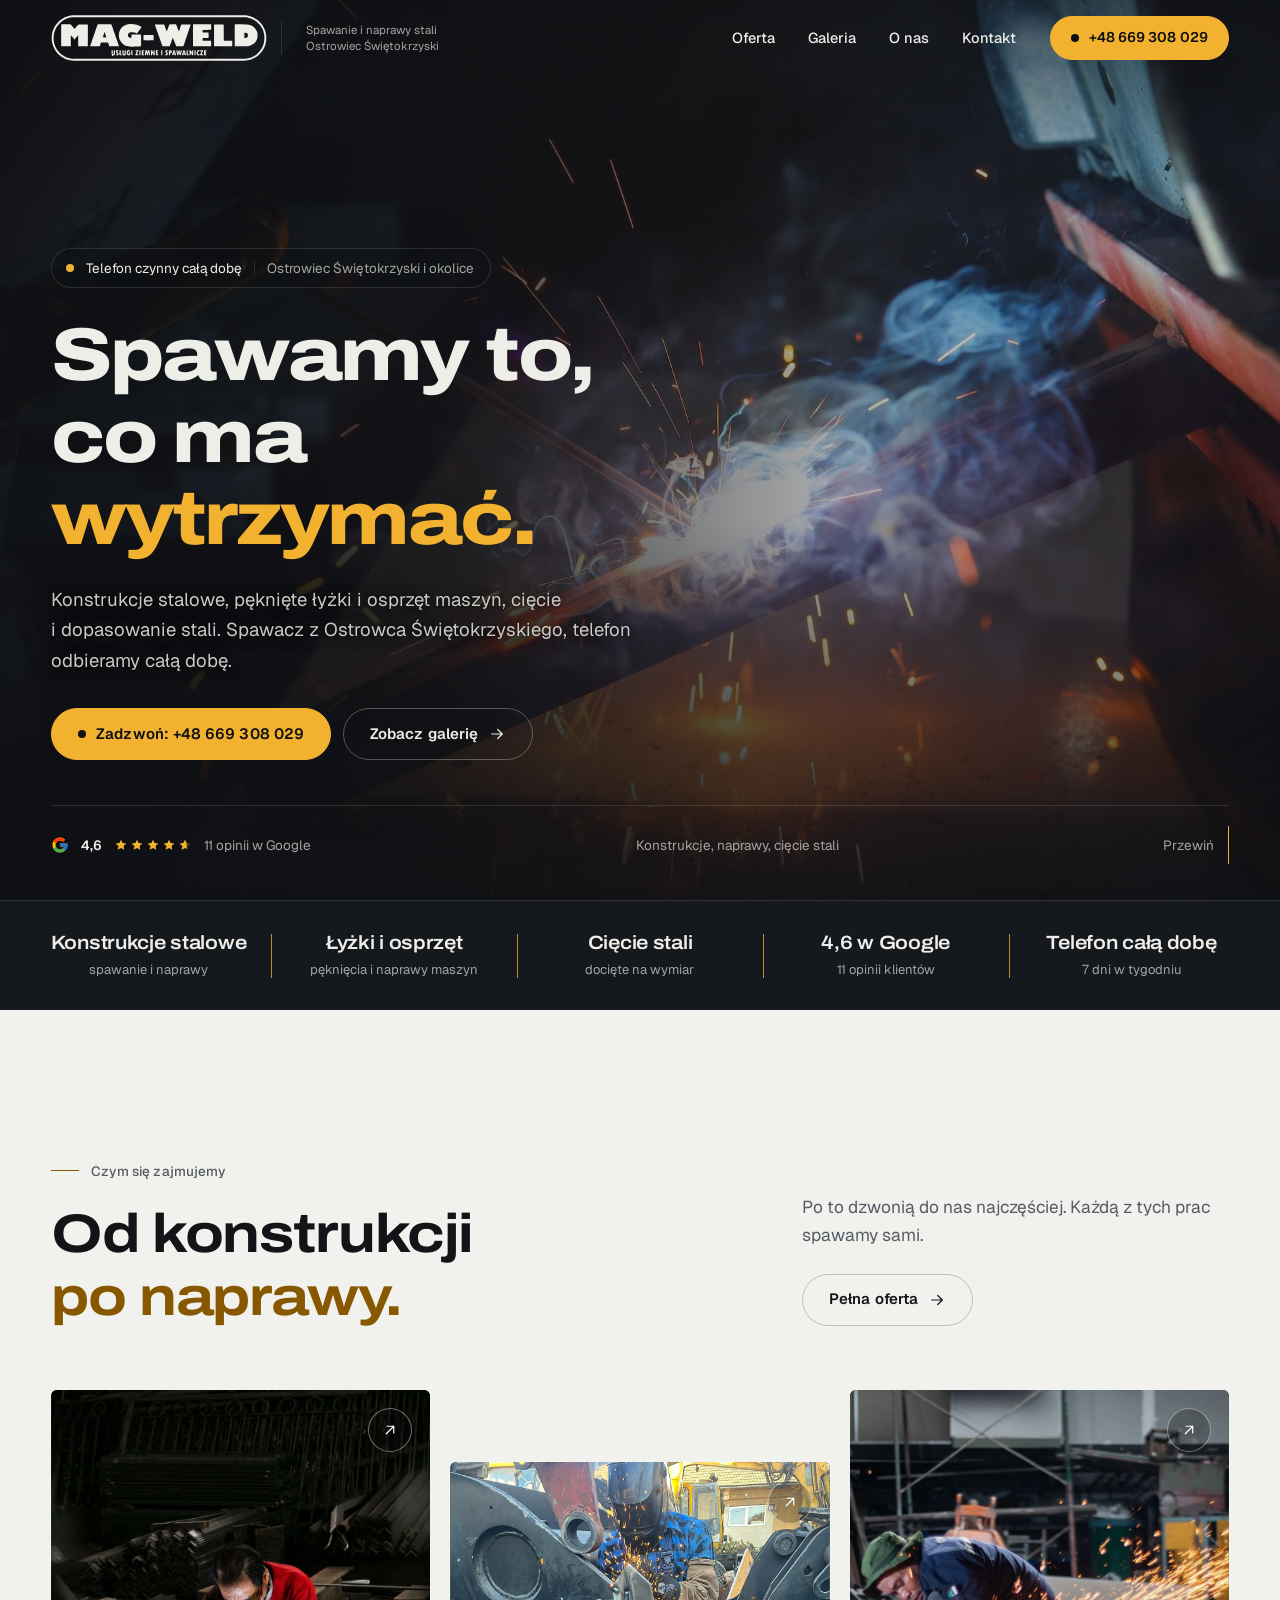
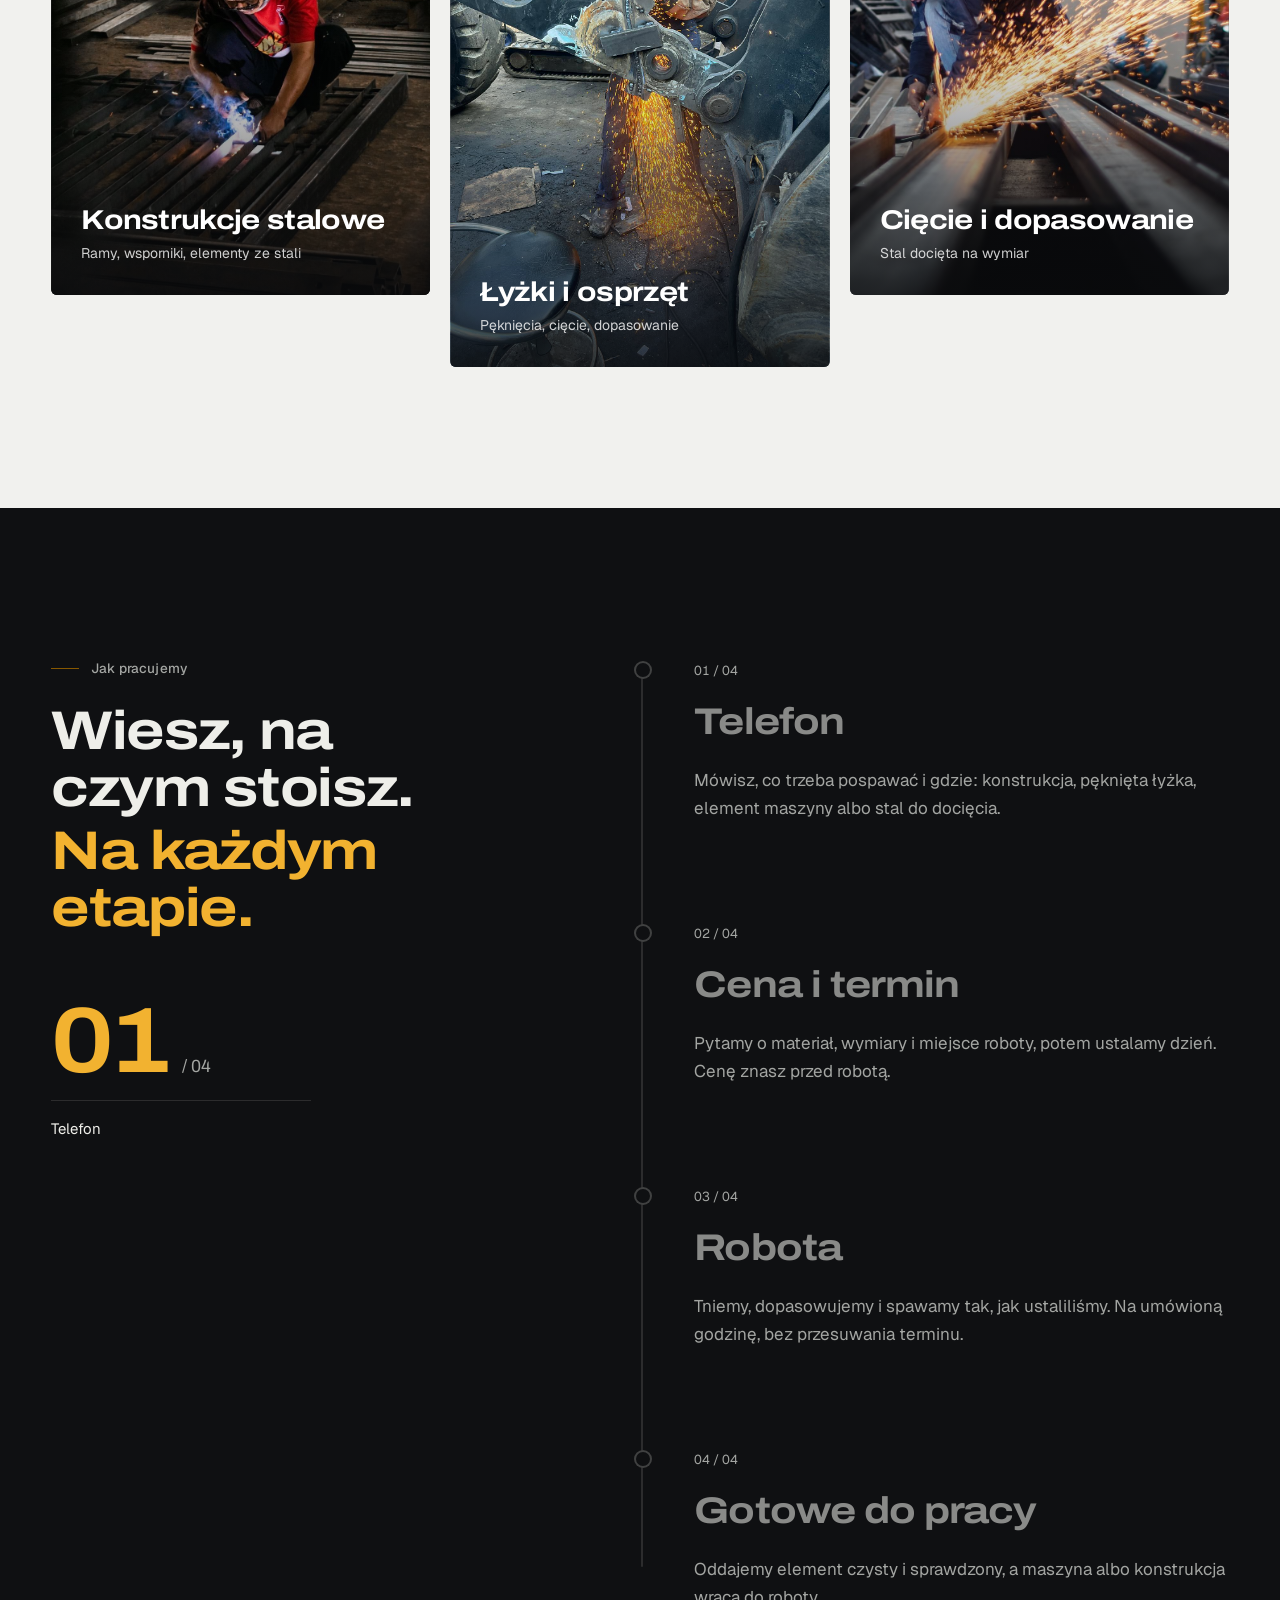
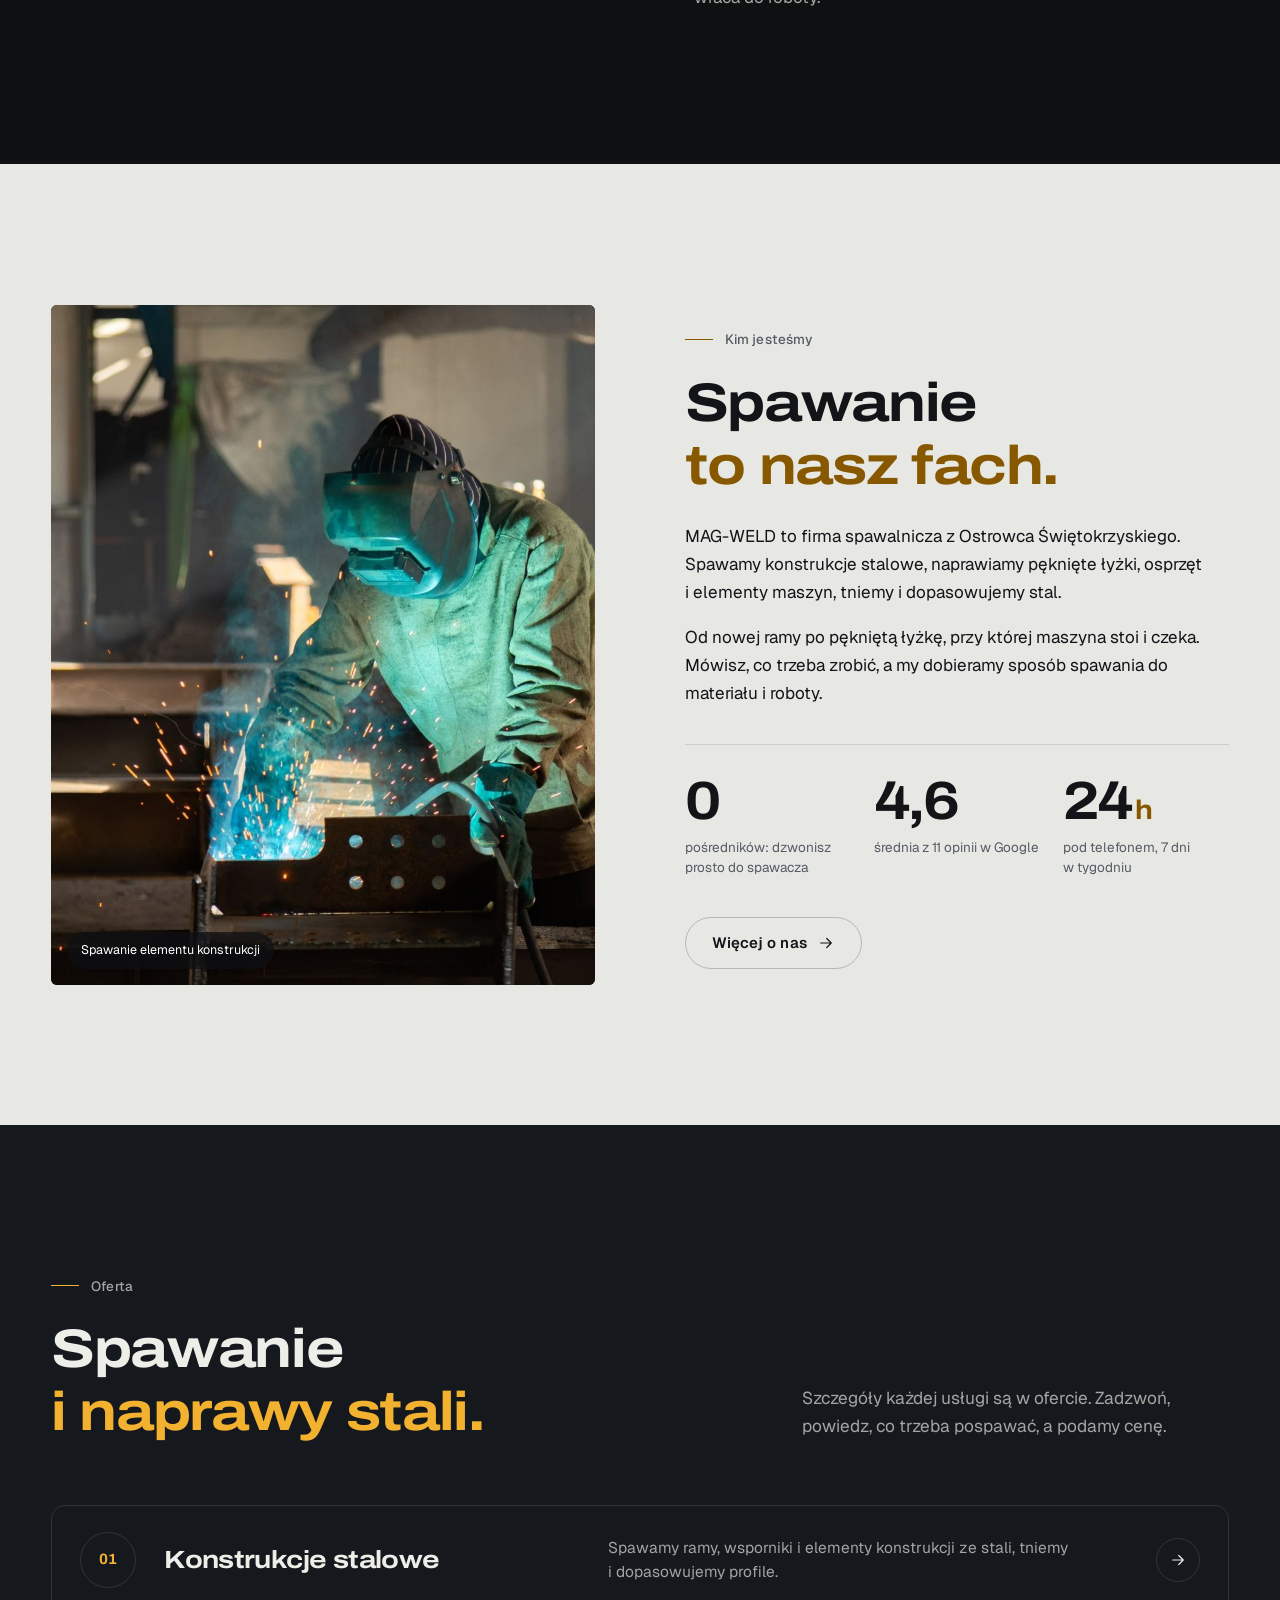
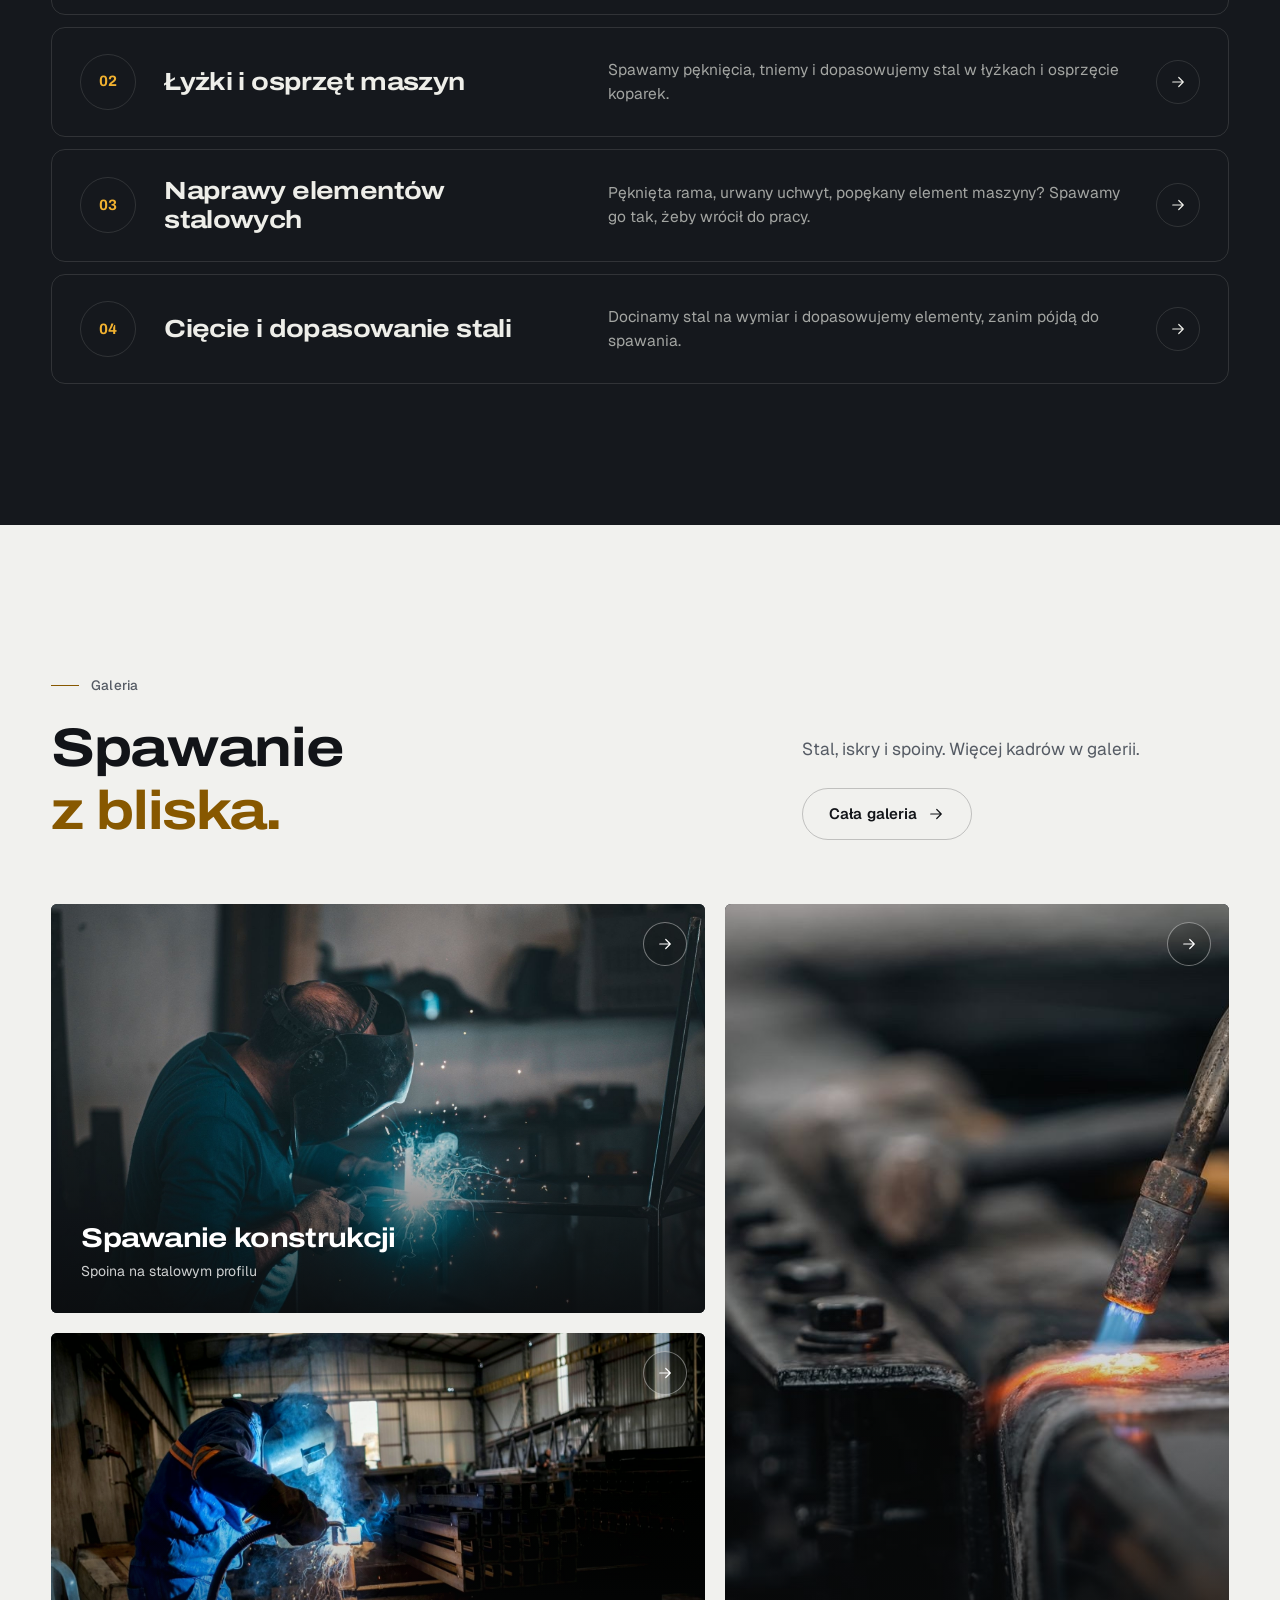
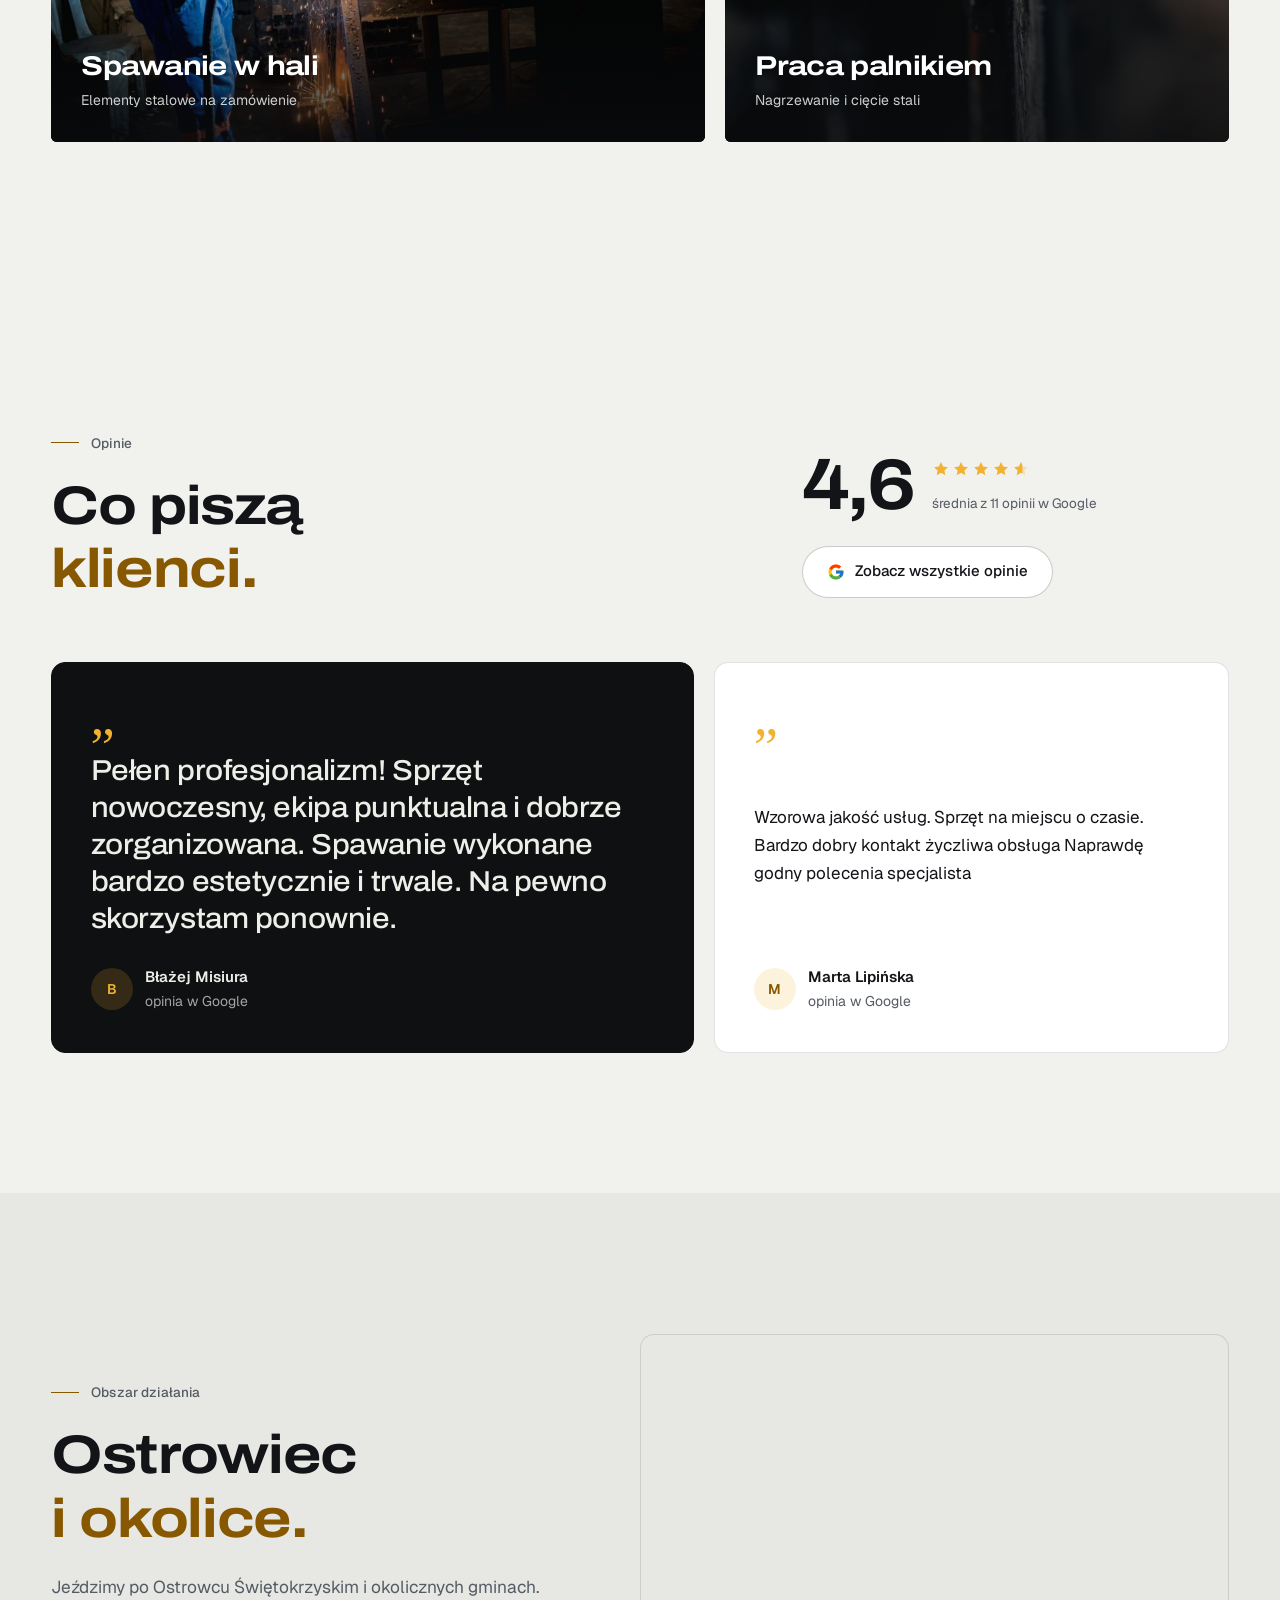
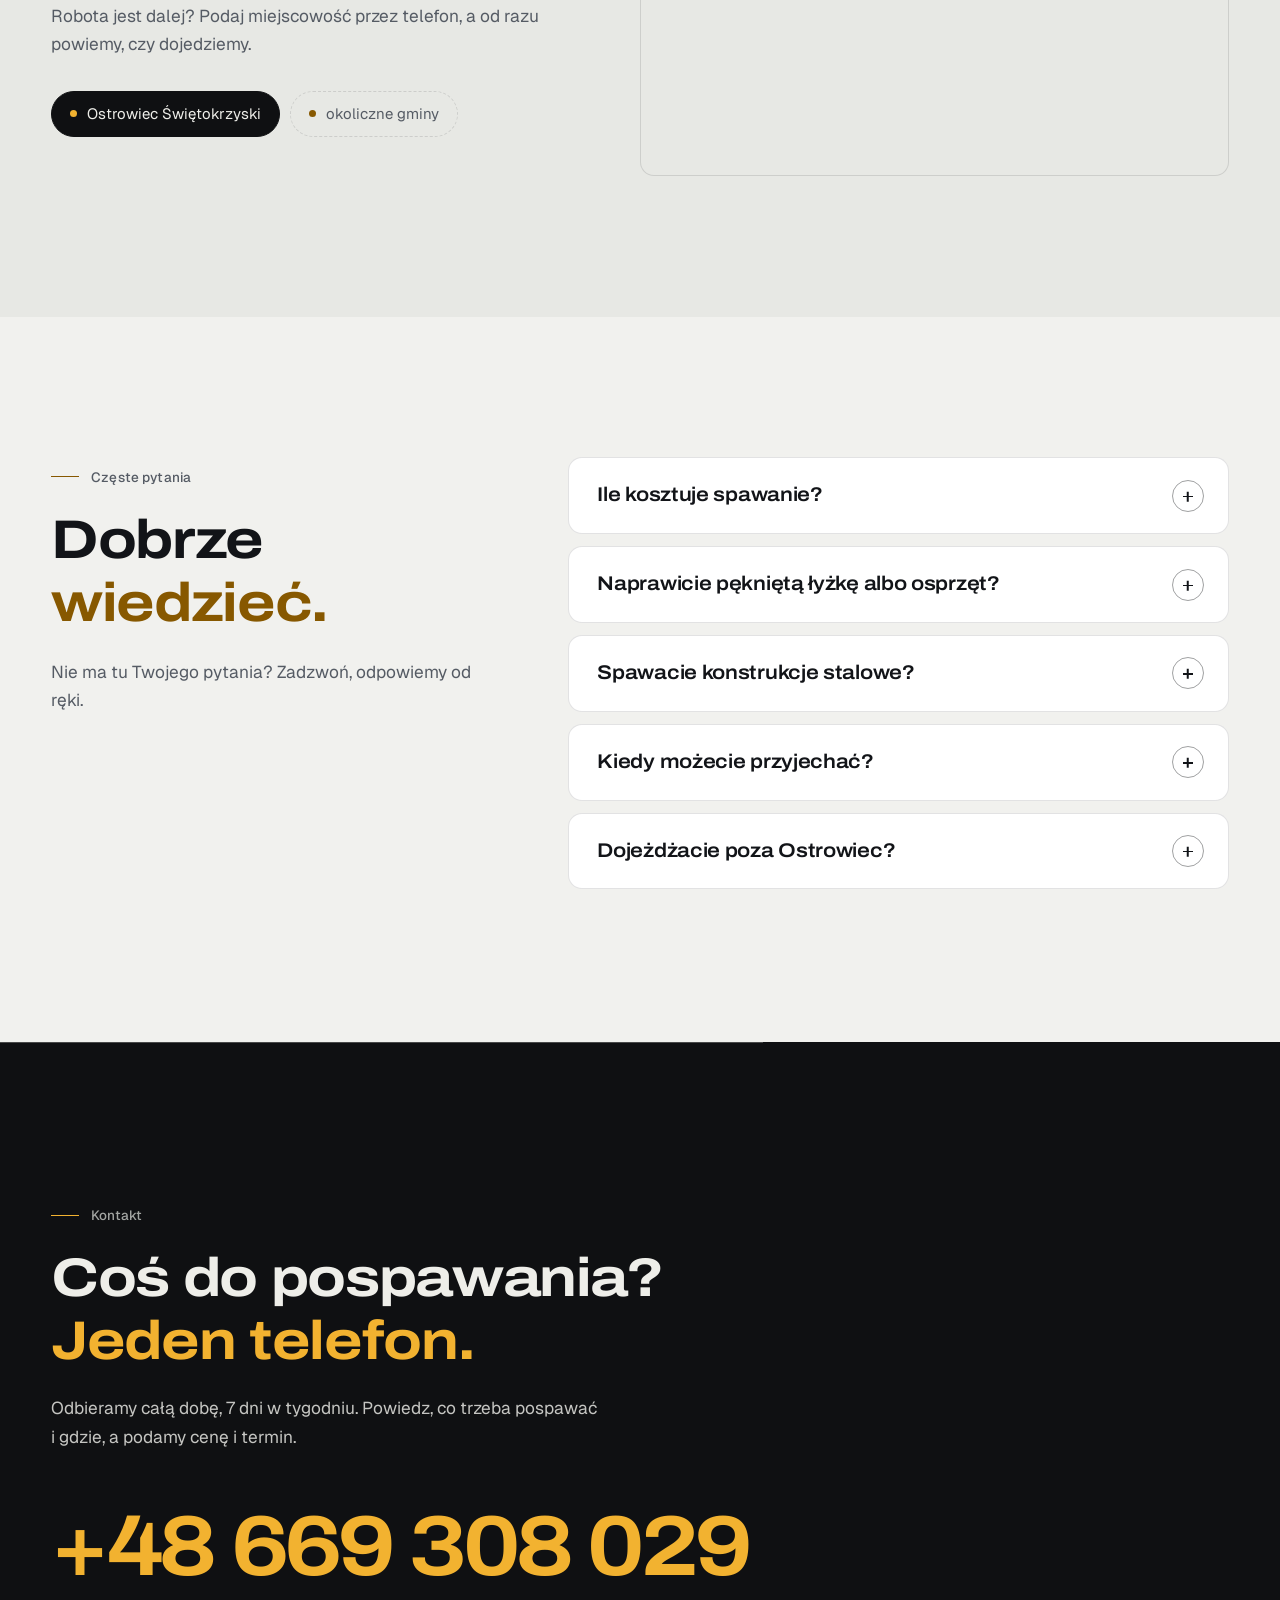
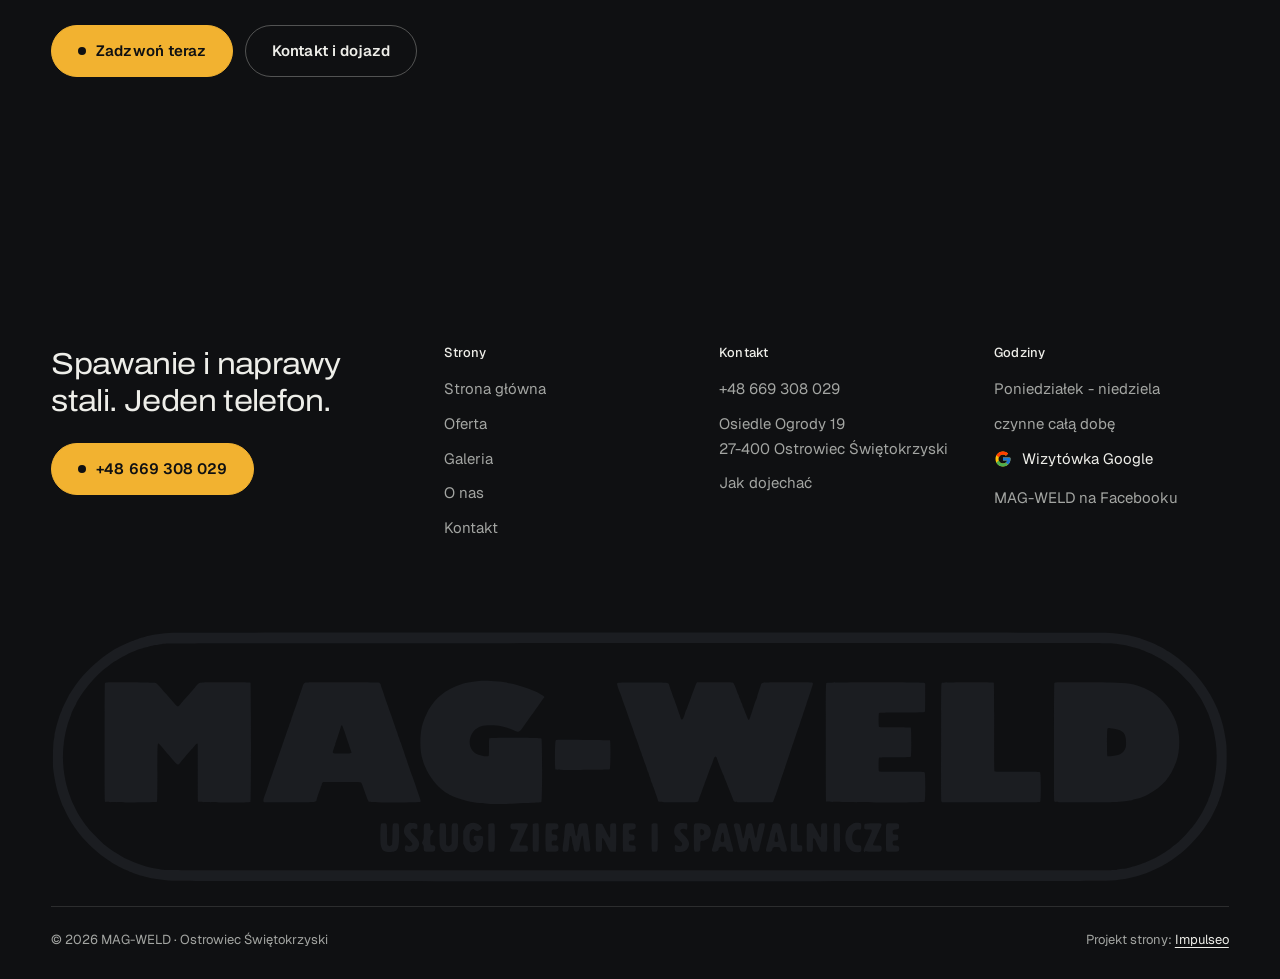
<file: index.html>
<!DOCTYPE html>
<html lang="pl">
<head>
<meta charset="UTF-8">
<meta name="viewport" content="width=device-width, initial-scale=1.0">
<title>MAG-WELD - spawacz z Ostrowca Świętokrzyskiego | konstrukcje stalowe i naprawy maszyn</title>
<meta name="description" content="MAG-WELD z Ostrowca Świętokrzyskiego: spawanie konstrukcji stalowych, naprawy łyżek, osprzętu i elementów maszyn, cięcie i dopasowanie stali. Telefon całą dobę: +48 669 308 029.">
<link rel="canonical" href="https://impulseo-pl.github.io/mag-weld/">
<meta name="robots" content="noindex, nofollow">
<meta name="theme-color" content="#0F1012">
<meta property="og:type" content="website">
<meta property="og:locale" content="pl_PL">
<meta property="og:site_name" content="MAG-WELD">
<meta property="og:title" content="MAG-WELD - spawacz z Ostrowca Świętokrzyskiego | konstrukcje stalowe i naprawy maszyn">
<meta property="og:description" content="MAG-WELD z Ostrowca Świętokrzyskiego: spawanie konstrukcji stalowych, naprawy łyżek, osprzętu i elementów maszyn, cięcie i dopasowanie stali. Telefon całą dobę: +48 669 308 029.">
<meta property="og:url" content="https://impulseo-pl.github.io/mag-weld/">
<meta property="og:image" content="https://impulseo-pl.github.io/mag-weld/img/og.jpg">
<meta property="og:image:width" content="1200">
<meta property="og:image:height" content="630">
<meta name="twitter:card" content="summary_large_image">
<script type="application/ld+json">{"@context": "https://schema.org", "@type": "LocalBusiness", "name": "MAG-WELD", "description": "Usługi spawalnicze: konstrukcje stalowe, naprawy łyżek, osprzętu i elementów maszyn, cięcie i dopasowanie stali.", "url": "https://impulseo-pl.github.io/mag-weld/", "telephone": "+48669308029", "image": "https://impulseo-pl.github.io/mag-weld/img/og.jpg", "address": {"@type": "PostalAddress", "streetAddress": "Osiedle Ogrody 19", "postalCode": "27-400", "addressLocality": "Ostrowiec Świętokrzyski", "addressCountry": "PL"}, "openingHours": "Mo-Su 00:00-23:59", "areaServed": "Ostrowiec Świętokrzyski", "aggregateRating": {"@type": "AggregateRating", "ratingValue": "4.6", "reviewCount": "11"}, "sameAs": ["https://maps.google.com/?cid=16993786873835529174", "https://www.facebook.com/magweldostr/"]}</script>
<script>(function(){var d=document.documentElement;d.classList.add('js');try{if(!window.matchMedia('(prefers-reduced-motion: reduce)').matches)d.classList.add('anim');}catch(e){}setTimeout(function(){if(!d.classList.contains('anim-ok'))d.classList.remove('anim');},3500);})();</script>
<script>(function(){try{var d=document.documentElement,q=/[?&]intro/.test(location.search);if(!q&&window.matchMedia&&matchMedia('(prefers-reduced-motion: reduce)').matches)return;if(!q&&sessionStorage.getItem('magweld_intro'))return;sessionStorage.setItem('magweld_intro','1');d.classList.add('intro-on');setTimeout(function(){d.classList.remove('intro-on','intro-gra','intro-out');d.classList.add('hero-go')},4600);}catch(e){}})();</script>
<link rel="preload" as="image" href="img/hero.jpg" fetchpriority="high">
<link rel="preconnect" href="https://fonts.googleapis.com">
<link rel="preconnect" href="https://fonts.gstatic.com" crossorigin>
<link href="https://fonts.googleapis.com/css2?family=Archivo:wdth,wght@100..125,500..800&family=Geist:wght@400..600&display=swap" rel="stylesheet">
<link rel="stylesheet" href="assets/styles.css?v=20261114c">
<script src="assets/lenis.min.js?v=1.1.20" defer></script>
<script src="assets/main.js?v=20261113" defer></script>
</head>
<body>
<a class="skip" href="#tresc">Przejdź do treści</a>
<header class="site-head">
<div class="intro" aria-hidden="true"><span class="intro-line"><i></i></span><span class="intro-meta">spawanie · konstrukcje stalowe · naprawy maszyn · Ostrowiec Świętokrzyski</span></div><div class="head-in">
  <a class="brand" href="index.html" aria-label="MAG-WELD - strona główna">
    <span class="znak"><svg class="wm" viewBox="10 12 3210 686" role="img" aria-label="MAG-WELD - usługi spawalnicze"><path pathLength="1" style="--i:0" d="M342.5 17.1C315 18.3 280.5 23.2 266.8 28C263.6 29.1 260.2 30 259.2 30C258.3 30 253 31.6 247.5 33.6C242 35.5 235 38 232 39.1C219.3 43.6 189.8 57.6 182.3 62.7C180.8 63.8 177.6 65.9 175.3 67.3C165.2 73.6 161.7 76 147.4 86.7C120.8 106.3 90.5 138.4 72.5 166C68.7 171.8 63.9 179.2 61.7 182.5C57.3 189.2 40.4 223.6 39.4 227.8C39 229.3 38.1 231.6 37.4 233C32.8 241.5 20.7 285.1 19.6 297C19.2 300.6 18.3 306.4 17.5 310C15.5 318.5 14.4 371 15.8 386C18.1 409.7 24.7 441 31.4 460.5C36.1 474.2 41.1 487.2 42.6 490C43.3 491.4 46.7 498.3 50.1 505.4C53.4 512.6 58.1 521.3 60.4 524.9C62.7 528.6 64.9 532.2 65.3 533C66.4 535.6 81.2 556.6 89 566.8C105.9 588.7 141.6 621.1 166.5 637.1C168.7 638.5 171.8 640.5 173.4 641.6C182.4 647.5 203.5 658.8 213.5 663.1C217.4 664.7 221.2 666.5 222.2 667C226.6 669.4 257 680 259.6 680C260.4 680 263.8 680.9 267.2 682.1C280.7 686.6 311.9 691.2 340.4 692.9C364.3 694.4 2852.7 694.4 2884.5 693C2923.4 691.2 2955 685.8 2982.5 676.2C2988 674.3 2995 671.9 2998 670.8C3010 666.7 3040 652.5 3047.7 647.3C3049.2 646.2 3052.3 644.2 3054.5 642.8C3056.7 641.5 3060.5 639.1 3063 637.5C3098.7 615.1 3137.1 576.2 3162.2 537C3172.5 521 3171.4 523 3188.6 487.6C3189.9 484.8 3191 482 3191 481.3C3191 480.6 3191.9 478.3 3193 476.3C3194.1 474.2 3195 471.8 3195 470.9C3195 469.9 3196.1 466.8 3197.5 463.8C3198.9 460.9 3200 457.8 3200 457C3200 456.2 3201.1 451.9 3202.4 447.5C3207.3 431.1 3212.4 405.3 3214.1 387.5C3215.1 377.2 3215.1 334 3214.1 323C3212.6 307 3206.4 274.4 3202.8 263.5C3202.3 261.8 3201 257.6 3200 254C3198 246.8 3194.6 237.2 3192.6 232.5C3191.8 230.8 3190.9 228.4 3190.5 227C3190.1 225.6 3188.7 222.5 3187.4 220C3186.2 217.5 3182.8 210.5 3180 204.5C3156.9 155.5 3110.2 102.8 3063.5 72.9C3061.3 71.5 3057.5 69.1 3055 67.5C3052.5 65.9 3048.9 63.7 3047 62.4C3040.9 58.5 3014.8 45.6 3007.5 42.8C2999.5 39.8 2994.7 38 2983.5 33.8C2979.1 32.2 2973.5 30.4 2971 30C2968.5 29.6 2963.8 28.3 2960.5 27.2C2947 22.7 2914.2 18.3 2884.5 17C2857.5 15.8 370.4 15.9 342.5 17.1ZM2891 45.5C2901.7 45.8 2912.3 46.4 2914.5 47C2916.7 47.5 2923.9 48.7 2930.4 49.5C2937 50.4 2942.7 51.3 2943.1 51.6C2944 52.1 2964.6 57.6 2970.8 59C2973.2 59.5 2977.7 61 2980.8 62.4C2984 63.7 2989.2 65.8 2992.5 67C2995.8 68.3 3001.2 70.5 3004.5 72C3007.8 73.5 3011.6 75.3 3013 75.9C3014.4 76.5 3016.2 77.4 3017 77.9C3017.8 78.4 3021.9 80.7 3026 83C3030.1 85.2 3035.1 88 3037.1 89.3C3039.1 90.5 3042.9 92.8 3045.6 94.4C3048.3 96.1 3053.8 99.9 3057.9 102.9C3061.9 106 3067.1 109.8 3069.4 111.4C3077.7 117.2 3089.9 128.8 3110.2 150.5C3119.8 160.7 3136.7 183.8 3145.6 198.9C3149.6 205.6 3164.2 235.5 3165.1 238.5C3165.5 240.1 3167.5 245.8 3169.5 251C3171.5 256.2 3174 263.7 3174.9 267.6C3175.9 271.5 3176.9 275.1 3177.3 275.6C3178.2 277.1 3183.7 305.3 3184.9 314.5C3189.3 348.3 3188 383.7 3181 418C3177.8 433.7 3170.3 459.4 3166.8 466C3165.8 467.9 3165 470.2 3165 471.1C3165 472.8 3150.1 503.9 3146.9 509C3146 510.4 3143.3 514.6 3140.9 518.5C3128.7 538 3122.6 545.8 3105.5 564.4C3092.3 578.7 3079.9 590.6 3072.2 596.3C3069.8 598.1 3065.8 601.2 3063.2 603.3C3054.4 610.3 3024.5 629.2 3020 630.5C3018.6 630.9 3016.4 632.1 3015.1 633.1C3013.8 634.2 3012 635 3011.1 635C3010.2 635 3008.2 635.8 3006.5 636.8C3000.5 640.4 2974.4 650.2 2963 653C2958.3 654.2 2951.7 656 2948.3 657.1C2944.9 658.1 2937 659.6 2930.7 660.4C2924.5 661.3 2917 662.5 2914 663.2C2909.5 664.3 2664.7 664.5 1616 664.5C389.5 664.5 323 664.4 313.5 662.8C308 661.8 299.5 660.4 294.5 659.6C275 656.5 237.8 644.6 223.9 637C221.9 635.9 219.6 635 218.7 635C217.9 635 216.2 634.2 214.9 633.1C213.6 632.1 211.5 631 210.2 630.6C209 630.2 205.2 628.1 201.7 626C198.3 623.9 191.5 619.8 186.7 616.8C181.9 613.9 175.1 609.4 171.7 606.7C168.3 604.1 163.8 600.8 161.7 599.4C153.7 594.1 140 581.1 119.8 559.5C114.2 553.6 106.5 543.7 97 530.5C94.3 526.8 87.2 515.9 84.3 511.1C79.9 503.7 65.7 474.3 64.5 470C63.8 467.5 61.4 460.6 59.1 454.7C56.8 448.7 55 443.1 55 442.2C54.9 441.3 54.3 438.7 53.5 436.5C52.7 434.3 50.7 426 49.1 418C41.9 382.1 40.7 350.4 45.1 315C46.5 303.9 51.6 278.6 53.5 273.5C54.3 271.3 54.9 268.7 55 267.8C55 266.9 56.8 261.3 59.1 255.3C61.4 249.4 63.8 242.5 64.5 240C65.8 235.5 70.7 224.6 73.4 220C74.3 218.6 76.5 214.1 78.5 210C80.5 205.9 83.3 200.6 84.8 198.3C86.3 196 89.4 191 91.8 187.3C108.6 161 144 122 160.6 111.4C162.2 110.4 166.4 107.2 170 104.4C173.6 101.6 179.9 97.2 184 94.7C188.1 92.2 194.4 88.3 198 86.1C201.6 83.8 206.1 81.3 208 80.5C209.9 79.6 212.2 78.5 213 78C213.8 77.4 215.6 76.5 217 75.9C218.4 75.3 221.3 74 223.5 72.9C234.2 67.9 254.9 60.2 263.5 58C266.3 57.3 272.3 55.6 277 54.3C281.7 53 289.8 51.2 295 50.4C300.2 49.6 308.6 48.1 313.5 47.2C321.9 45.6 400.4 45.5 1590 45C2287.1 44.7 2860.7 44.6 2864.5 44.7C2868.4 44.9 2880.3 45.2 2891 45.5Z"/><path pathLength="1" style="--i:1" d="M160.3 152.2C158.9 152.6 157.3 153.5 156.9 154.2C156.4 154.9 156 227.6 156 315.7C156 460 156.2 476 157.6 477.4C159.7 479.6 297 479.9 298.8 477.7C299.6 476.8 300 452.6 300.1 398.2C300.2 319.3 300.3 316.6 303.6 318.8C304.2 319.2 307.3 322.6 310.5 326.5C313.8 330.3 318 335.3 320.1 337.5C324.6 342.4 336.5 356.2 344.4 365.5C355.2 378.2 355.8 378.4 362.6 370.2C369.5 362 390.3 337.9 394 333.9C395.8 332 399.2 327.9 401.7 324.7C406.6 318.7 410 317.2 410 321.2C410 322.5 410 357.8 410 399.7C410 468.1 410.1 476 411.5 477.4C413.6 479.5 551.7 479.9 553.8 477.8C555.7 475.9 555.5 154.7 553.7 153.1C552.7 152.4 532.5 152 484.8 152C406.1 151.9 415.8 150.3 402.5 166C394.8 175 382.7 188.9 376.7 195.5C370.1 202.8 366.3 207.2 362.2 212.2C355.7 220.1 355.2 220 344.2 207.2C333 194.1 326.9 187.2 321 180.6C318.5 177.8 312.5 170.9 307.7 165.2C302.8 159.6 297.6 154.3 296 153.5C292.8 151.9 166.1 150.7 160.3 152.2Z"/><path pathLength="1" style="--i:2" d="M702.5 153C699.1 154.7 698 156.6 694.7 167C693.3 171.1 689 183.7 685 195C669 240.4 665.8 249.7 664.9 253.3C664.4 255.5 662.8 259.8 661.5 263.1C660.1 266.3 659 269.5 659 270.2C659 270.9 658.1 273.3 657.1 275.5C656.1 277.7 653.7 284.2 651.9 290C650.1 295.8 648 301.8 647.2 303.5C646.3 305.1 645.3 308.1 644.9 310C644.1 313.3 642 319.5 635 339C633.4 343.7 630 353.3 627.5 360.5C625.1 367.6 621.4 378 619.5 383.5C617.5 389 615.2 395.5 614.5 398C613.7 400.5 611.7 406.3 610 411C608.3 415.7 604.9 425.3 602.5 432.5C596.2 451 594.2 456.7 591.4 463.7C588.2 471.8 588.1 477.8 591.3 478.5C592.5 478.8 624.2 478.9 661.7 478.8C738.8 478.5 732.1 479.3 734.5 469.9C735.9 464.2 741.4 447.9 743 444.5C743.5 443.4 744.4 440.6 745 438.3C745.6 436 746.5 433.8 747 433.5C747.6 433.2 748 431.8 748 430.6C748 429.3 748.8 427.2 749.8 426L751.6 423.8L803 423.9C843.6 424.1 854.8 424.4 855.8 425.4C857 426.6 862.5 441.6 870.6 465.5C872.6 471.4 874.8 476.2 876.1 477.2C879.2 479.8 1015 480 1017.1 477.4C1018.2 476 1017.6 473.4 1012.6 459.1C1009.4 450 1006.2 440.5 1005.5 438C1004.2 433.6 1001.3 425.5 995 408C990.4 395.4 982 371.2 980.3 365.5C979.5 362.7 978.1 359.1 977.3 357.5C976.4 355.8 975.2 352.2 974.5 349.5C973.7 346.7 971.5 340 969.5 334.5C967.5 329 965.4 322.8 964.9 320.7C964.4 318.6 963.3 315.9 962.6 314.7C961.8 313.5 960.9 310.9 960.5 309C960.1 307.1 959.1 304.1 958.2 302.5C957.4 300.8 956.1 297.2 955.4 294.5C954.7 291.7 953.3 287.2 952.2 284.5C951.1 281.7 948.5 274.5 946.5 268.5C944.4 262.4 940.3 250.5 937.3 242C934.3 233.5 931 224 930 221C929 218 926.7 211.7 925 207C923.3 202.3 921 195.8 920 192.5C916.3 180.9 913.7 173.4 911.4 167.3C910.1 163.9 909 160.2 909 159.1C909 156.6 905.9 153.3 902.8 152.5C901.5 152.2 856.6 151.8 803 151.7C718 151.5 705.1 151.7 702.5 153ZM809.8 285.6C819.6 315.2 826.8 336.5 828.1 339.7C830.6 345.8 829.8 346 803.5 346C776.1 346 776.8 346.2 779.4 337.2C780.3 334.1 782 329.2 783 326.5C784.1 323.7 785 320.7 785 319.8C785 318.8 785.8 316.1 786.9 313.8C789.6 307.6 800 275.4 800 273.3C800 271.1 802 268.8 803.5 269.3C804 269.5 806.9 276.8 809.8 285.6Z"/><path pathLength="1" style="--i:3" d="M1176.5 148C1145.6 151.1 1132.4 154.4 1109 164.8C1066.5 183.8 1040.2 214 1023.5 263.2C1014.8 288.9 1014.5 339.6 1023 363.2C1024.1 366.4 1025 369.5 1025 370.1C1025 370.7 1027.3 376.4 1030.1 382.9C1041.9 409.8 1060.5 433.7 1081.3 448.8C1088.6 454.1 1092.2 456.2 1103.5 461.8C1118.1 469 1151.1 478.1 1169.8 480C1214.2 484.6 1221 484.7 1276 482.1C1287.8 481.6 1308.2 480.8 1321.3 480.4C1337.9 479.9 1345.6 479.3 1346.8 478.4C1349.5 476.4 1349.5 307.5 1346.8 304.8C1344.3 302.3 1207.1 302 1205 304.5C1204.1 305.6 1203.8 312 1203.9 328.6C1204 344.5 1203.7 351.6 1202.9 352.6C1200.3 355.8 1177.7 351.8 1168.7 346.6C1154.8 338.4 1148.2 321.3 1152.5 304.5C1156.8 287.8 1166.6 276.9 1182.7 271.4C1192.4 268 1224.4 268.1 1237.5 271.6C1240.8 272.5 1245.8 273.6 1248.5 274.2C1253.1 275 1258.9 277.1 1274.1 283.6C1286 288.6 1287.5 288.1 1296.5 274.7C1304.1 263.3 1304.8 262.4 1310.5 254.5C1313.3 250.6 1317.4 245 1319.5 242C1321.6 239 1326.1 232.7 1329.4 228C1332.7 223.3 1339 214.3 1343.4 208C1347.9 201.7 1352.3 195.7 1353.3 194.8C1356.5 191.5 1355.7 190.5 1344.4 184.1C1335 178.8 1323.3 173.5 1312 169.6C1283.4 159.6 1272.4 156.3 1263.1 155C1259 154.4 1255.4 153.8 1255 153.5C1249.1 149.8 1195.7 146.1 1176.5 148Z"/><path pathLength="1" style="--i:4" d="M1385.8 310.2C1383.3 312.7 1383 386.9 1385.4 389.3C1387.5 391.4 1530.8 391.2 1533.3 389.1C1535.6 387.3 1535.9 312 1533.7 310.1C1532.7 309.4 1510.9 309 1459.9 308.8C1392.1 308.5 1387.4 308.6 1385.8 310.2Z"/><path pathLength="1" style="--i:5" d="M1815.3 151.7L1771 152L1769.5 154.3C1768.7 155.6 1766.9 159.8 1765.6 163.6C1764.2 167.4 1761.7 174.1 1760 178.5C1758.3 182.9 1756 189.2 1754.8 192.5C1753.7 195.8 1751 202.9 1748.9 208.4C1746.8 213.8 1745 218.7 1745 219.4C1745 220 1744.3 221.8 1743.4 223.5C1741.6 226.8 1738.9 234.1 1735.8 244C1732 256 1728.5 256.7 1725.5 246.2C1724.6 243 1723.2 239.1 1722.4 237.5C1721.6 235.8 1720.4 232.2 1719.6 229.5C1718.8 226.7 1716.7 220.7 1715 216C1713.3 211.3 1711 204.9 1710 201.7C1709 198.5 1707.7 195.3 1707.2 194.7C1706.7 194 1705.8 191.7 1705.2 189.5C1704.6 187.3 1702.5 181 1700.5 175.5C1698.5 170 1696.2 163.3 1695.4 160.5C1692.9 151.8 1699.3 152.5 1623.3 152.2C1552.6 151.9 1553 151.9 1553 156.3C1553 158.4 1558.9 175.6 1562.1 182.8C1563.1 185.1 1564.4 188.7 1564.9 190.8C1565.4 192.8 1567.3 198.3 1569 203C1570.8 207.7 1574.6 218.5 1577.6 227C1580.5 235.5 1584 245.6 1585.5 249.5C1586.9 253.3 1588.7 258.3 1589.4 260.5C1590.2 262.7 1592.4 269 1594.4 274.5C1596.4 280 1598.9 287.2 1599.9 290.5C1601 293.8 1603.5 300.8 1605.5 306C1607.5 311.2 1609.7 317.5 1610.5 320C1613 328.2 1616.8 338.8 1618.3 341.7C1619.1 343.2 1620.1 346.3 1620.5 348.5C1620.9 350.7 1621.6 353 1622.1 353.6C1622.6 354.3 1623.9 357.6 1624.9 361.1C1626 364.6 1628.2 371.1 1630 375.5C1631.8 379.9 1633.9 386 1634.7 388.9C1635.5 391.9 1636.8 395.3 1637.5 396.4C1638.2 397.6 1639.1 399.8 1639.4 401.5C1639.8 403.1 1641.2 407.3 1642.6 410.7C1643.9 414.1 1645 417.7 1645 418.7C1645 419.7 1646.2 422.7 1647.5 425.5C1648.9 428.2 1650 431.3 1650 432.3C1650 433.4 1650.7 435.4 1651.5 436.8C1652.3 438.3 1653.9 442.2 1654.9 445.5C1656 448.8 1658.3 455.3 1660 460C1661.7 464.7 1663.5 470 1664 471.9C1665.8 478.9 1662.5 478.5 1719.9 478.8C1778 479.1 1773.6 479.7 1775.8 471.5C1776.4 469.3 1778.3 463.9 1780 459.5C1781.7 455.1 1784.2 448.3 1785.6 444.5C1786.9 440.6 1788.4 436.6 1788.9 435.5C1789.4 434.4 1790.5 431.5 1791.3 429C1792.1 426.5 1794 421.3 1795.5 417.5C1798.6 409.4 1803.5 396.2 1805.4 390.5C1806.2 388.3 1808.3 382.9 1810 378.5C1811.8 374.1 1814.3 367 1815.7 362.7C1819.1 352 1823.1 350.9 1825.6 360.1C1826.8 364.8 1839.8 397.8 1843 404.6C1844.1 406.9 1845 409.1 1845 409.6C1845 410.1 1846.6 414.4 1848.6 419C1850.5 423.7 1854.3 433.1 1857 440C1859.7 446.9 1863.5 456.2 1865.4 460.8C1867.3 465.4 1869.2 470.4 1869.5 472C1869.9 473.7 1871.3 475.9 1872.7 477C1875.2 478.9 1876.7 479 1925.9 479C1964.9 479 1977 478.7 1978.2 477.8C1979.6 476.7 1987.8 453.3 2004.1 404C2004.7 402.1 2006 398.2 2007 395.5C2008 392.7 2009.6 387.8 2010.7 384.5C2011.8 381.2 2017.2 365 2022.8 348.5C2028.4 332 2033.4 316.9 2034.1 315C2034.7 313.1 2036.3 308.6 2037.5 305C2041.7 292.8 2044.2 285.5 2045.5 281C2046.2 278.5 2047.5 275.1 2048.4 273.5C2049.3 271.8 2050 269.8 2050 269C2050 268.2 2051.9 262.3 2054.1 256C2056.3 249.7 2058.8 242.5 2059.5 240C2060.2 237.5 2062.5 230.8 2064.5 225C2066.5 219.2 2068.8 212.5 2069.5 210C2070.3 207.5 2074.5 194.8 2079 181.8C2083.4 168.7 2087 157.2 2087 156.1C2087 151.7 2087.4 151.7 2017.9 151.9C1945.6 152.1 1946.7 152 1945.5 157.8C1945.2 159.3 1944.1 162.7 1943.1 165.5C1939.4 175.6 1935 189.9 1935 191.5C1935 192.4 1934.3 194.4 1933.5 195.8C1932 198.4 1928.8 207.4 1925 219.5C1924 222.8 1922.1 228.4 1920.9 232C1919.7 235.6 1917.5 242.1 1916.1 246.5C1914.4 251.6 1912.9 254.5 1912 254.5C1911.1 254.5 1909.3 251.4 1907.4 246.5C1905.7 242.1 1903.6 236.9 1902.7 235C1901.9 233.1 1900.7 229.9 1900.1 227.9C1899.5 225.9 1898.1 222.6 1897 220.5C1895.9 218.3 1895 215.9 1895 215C1895 214.2 1893.8 211.2 1892.5 208.5C1891.1 205.7 1890 202.8 1890 202C1890 201.2 1888.9 198.4 1887.5 195.8C1886.1 193.2 1885 190.3 1885 189.3C1885 188.3 1884.3 186.4 1883.4 185.1C1882.5 183.9 1880.9 180.3 1880 177.2C1876.6 166.6 1871.2 154.6 1869.3 153.3C1866.6 151.5 1863.1 151.4 1815.3 151.7Z"/><path pathLength="1" style="--i:6" d="M2123.7 153.8C2122.1 155.5 2122 168.2 2122 315.4C2122 423.6 2122.3 475.8 2123 477.1C2124.6 480 2388.7 480.1 2391.3 477.2C2393.9 474.3 2394 400.8 2391.5 398C2389.7 396.1 2388 396 2329.8 396C2290.4 396 2269.2 395.6 2267.9 395C2266.1 394 2266 392.7 2266 376.2C2266 363.7 2266.4 358 2267.2 357.2C2268.1 356.3 2279.1 356 2310.5 356C2341.9 356 2352.9 355.7 2353.8 354.8C2355.6 353 2355.5 276.1 2353.7 275.4C2353 275.2 2333.4 274.9 2310.2 274.7C2273.9 274.5 2267.8 274.3 2267 273C2265.7 271 2265.7 238 2267 236C2267.8 234.7 2276 234.5 2329.1 234.3C2373.9 234.1 2390.6 233.8 2391.6 232.9C2392.8 232 2393 225.1 2393 193.4L2393 155.1L2390.8 153.6C2387 150.9 2126 151.2 2123.7 153.8Z"/><path pathLength="1" style="--i:7" d="M2438.5 153.6C2436.5 155.1 2436.5 156.4 2436.2 314.7C2436 456.7 2436.2 474.6 2437.5 476.7L2439 479L2572 479C2691.4 479 2705 478.8 2706.4 477.4C2709 474.8 2708.8 400 2706.2 397.7C2704.5 396.2 2698.8 396 2644.6 396C2605.3 396 2584.2 395.6 2582.9 395C2581 394 2581 391.5 2581 274.2C2581 182.3 2580.7 154.1 2579.8 153.2C2577.8 151.2 2441.2 151.6 2438.5 153.6Z"/><path pathLength="1" style="--i:8" d="M2748.3 152.2C2746.9 152.6 2745.3 153.5 2744.9 154.2C2744.4 154.9 2744 227.4 2744 315.2C2744 473.7 2744 475 2746 477C2748 479 2749.3 479 2827.3 479C2889.6 479 2909.7 478.7 2921.5 477.5C2945.1 475.2 2953.2 474.1 2958 472.5C2960.5 471.7 2965.4 470.4 2969 469.6C2978.4 467.6 2988.2 463.7 3001.5 456.8C3039.3 437.1 3061.5 411.3 3077.4 368.5C3088.7 338.1 3088.3 289.5 3076.5 259.3C3059.7 216.1 3029.9 184.5 2989.5 167.3C2964.6 156.6 2942 152.9 2899 152.3C2842.9 151.6 2750.9 151.5 2748.3 152.2ZM2908.2 278.4C2933.5 282.9 2940.5 291 2940.5 315.5C2940.4 328.2 2940.4 328.7 2937.2 334.7C2933.5 342 2925.8 348.3 2918.8 349.9C2907.7 352.4 2891 354.4 2889.8 353.2C2888 351.4 2888.1 279.8 2889.9 277.6C2891.6 275.5 2891.9 275.6 2908.2 278.4Z"/><path pathLength="1" style="--i:9" d="M981.1 538.7C976.7 541.8 975.3 543.5 973.9 547.5C969.6 559.9 971.8 566.4 985 579.5C996.1 590.6 997.2 593.1 992.4 596.9C989.3 599.3 986.5 599.5 983 597.5C976.8 594 974.2 596.4 974.4 605.2C974.7 613 976.9 614.5 988.3 614.5C1000.3 614.5 1005.7 611.6 1010.8 602.4C1016.9 591.4 1014.1 583.1 999.4 568.7C988.9 558.5 987.8 555.7 993.1 551.7C995.7 549.8 995.9 549.8 1001.1 551.5C1007.5 553.7 1009 552.4 1009 544.9C1009 537 1007 535.6 995.8 535.2L986.5 534.9L981.1 538.7Z"/><path pathLength="1" style="--i:9" d="M1148.4 538C1141.8 541.5 1141.1 542.3 1136.8 551L1133.6 557.5L1133.6 574.5L1133.5 591.5L1136.9 598.7C1142.2 610.1 1149.4 615 1161.1 615C1178 615 1187.6 603.7 1188.2 583.2C1188.6 570.4 1188.7 570.6 1175.8 570.2C1163.5 569.9 1162 570.7 1162 578.2C1162 582.8 1162.2 583.1 1165.5 584.7C1171.6 587.6 1171.2 593 1164.7 596.5C1159.9 599 1155.3 596.5 1152.8 589.9C1150.9 584.9 1150.3 566.8 1152 561.1C1153.8 554.7 1161.3 549.5 1163.5 553C1163.9 553.6 1165.9 554.9 1168 556L1171.9 558L1177.7 555.3C1185.7 551.5 1186.1 548.6 1179.5 542.3C1170.7 533.9 1159.2 532.4 1148.4 538Z"/><path pathLength="1" style="--i:9" d="M1721.2 536C1712.9 539.5 1708.5 546.9 1708.5 557.5C1708.5 565.8 1710.8 569.9 1721.4 580.2C1728.8 587.4 1730.3 589.3 1730.3 591.9C1730.3 598.6 1724.5 600.8 1717 596.9C1711.1 593.8 1709.7 595.3 1710.2 604.2C1710.7 613.6 1711.6 614.3 1723.2 614.7C1735.2 615.1 1741.6 611.9 1746.5 602.9C1752.7 591.5 1749.6 582.4 1735 568.3C1724.7 558.4 1723.9 556.8 1727.1 553.4C1729.8 550.6 1735.7 550.1 1739.4 552.5C1741.6 553.9 1741.9 553.9 1743.5 552.4C1745.5 550.4 1745.3 538.9 1743.2 536.8C1741.7 535.3 1724.4 534.6 1721.2 536Z"/><path pathLength="1" style="--i:9" d="M2195.4 537.3C2183.7 543.6 2177.9 552.5 2175.7 567.2C2171.9 593.1 2186.6 615 2207.6 615C2217.5 615 2219 613.7 2219 605.5C2219 597.3 2217.8 596 2210 596C2200.9 596 2195.8 590.8 2194.4 580.2C2192.3 563.8 2199.8 551.7 2211.2 553.4C2217.2 554.2 2218.3 553.2 2218.8 546.1C2219.5 536.4 2218 535 2207.7 535C2201.2 535.1 2198.7 535.5 2195.4 537.3Z"/><path pathLength="1" style="--i:9" d="M909.7 537.8C907.4 540.3 907.2 586.7 909.4 597.4C912.3 610.9 917.4 614.5 933.6 614.5C955.8 614.5 959 608.2 959 564.8C959 535.8 959.1 536 949.7 536C940.6 536 941 534.7 940.7 565.5C940.5 580.3 940 593.2 939.6 594.1C938.6 596.3 933.2 599.2 931.7 598.4C925.8 595.1 926 595.9 926 567C926 535.5 926.2 536 917.1 536C912.8 536 910.9 536.5 909.7 537.8Z"/><path pathLength="1" style="--i:9" d="M1030.5 536.7C1026.1 537.9 1026 538.4 1026 559.4C1026 579 1025.9 579.6 1023.5 583.5C1020.4 588.5 1020.4 589.8 1023.5 594C1025.5 596.8 1026 598.5 1026 603.7C1026 613.3 1027.1 614 1041.8 614C1055.5 614 1056.4 613.5 1057.5 605.7C1058.5 599.3 1056.4 596 1051.4 596C1044.4 596 1044 595.3 1044 582.5C1044 571.4 1044.1 571 1046.8 567.8C1054.4 558.8 1055 555.3 1048.8 554.8L1044.5 554.5L1044 546.3C1043.7 541.8 1043.2 537.8 1042.8 537.4C1041.8 536.5 1033.1 536 1030.5 536.7Z"/><path pathLength="1" style="--i:9" d="M1070 537.9C1068.6 540.6 1068.7 589.4 1070.1 596.2C1071.8 604 1074.3 608.3 1079.2 611.6C1083.3 614.4 1084 614.5 1094.6 614.5C1108.3 614.5 1112.6 612.3 1116.9 603C1119.5 597.6 1119.5 597.2 1119.8 569.2C1120.2 535.7 1120.2 536 1111.7 536C1101.7 536 1102 535 1102 565.7L1102 592.2L1098.6 595.6C1094.5 599.7 1094 599.7 1090.1 596.4L1087 593.8L1087 567.1C1087 535.2 1087.3 536 1077.5 536C1072.2 536 1070.9 536.3 1070 537.9Z"/><path pathLength="1" style="--i:9" d="M1204.2 537.6L1202 539.1L1202 574.6C1202 615.7 1201.6 614 1211.4 614C1220.3 614 1220 615.3 1220 575C1220 534.8 1220.3 536 1211.7 536C1208.6 536 1205.5 536.6 1204.2 537.6Z"/><path pathLength="1" style="--i:9" d="M1264.5 537.4C1262 539.2 1261.3 547.3 1263.4 550.5C1264.9 552.8 1265.6 553 1273 553C1281.5 553 1284.6 554.5 1283.1 557.8C1282.7 558.7 1281.6 561.3 1280.6 563.5C1279.6 565.7 1277.8 569.7 1276.6 572.5C1275.3 575.2 1273.1 580.4 1271.5 584C1270 587.6 1267 594.1 1264.9 598.5C1257.2 614.7 1256.4 614 1284.1 614C1309.5 614 1310 613.8 1310 605.4C1310 597.6 1309.3 597 1299 597C1285 597 1284.7 596.4 1290.9 583.5C1293.1 579.1 1296.3 572.1 1298 568C1302.2 558.1 1304.7 552.5 1307.6 546.9C1310.3 541.6 1310.6 538.8 1308.7 537.1C1306.7 535.5 1266.7 535.8 1264.5 537.4Z"/><path pathLength="1" style="--i:9" d="M1325.2 537.6L1323 539.1L1323 575C1323 606.3 1323.2 611.1 1324.6 612.4C1326.7 614.6 1337.2 614.6 1339 612.5C1340.7 610.5 1340.5 539.3 1338.8 537.3C1337.3 535.5 1327.9 535.6 1325.2 537.6Z"/><path pathLength="1" style="--i:9" d="M1359.7 537.8C1357 540.8 1357.2 609.9 1359.8 612.3C1361.3 613.7 1364 614 1375.2 614C1391.9 614 1393.5 613.2 1393.5 605C1393.5 597.7 1390.9 595.6 1383 596.5C1377 597.2 1375.4 596.4 1375 592.5C1374.2 585.4 1376.5 582.5 1382.1 583.4C1387.2 584.2 1388.8 583.4 1389.9 579.3C1392.1 571.3 1389.6 567 1382.6 567C1376.2 567 1375 565.9 1375 560C1375 554 1376.2 553 1383.5 553C1392 553 1395 549.3 1392.9 541.5C1391.5 536.5 1389.7 536 1374.7 536C1363 536 1361.1 536.2 1359.7 537.8Z"/><path pathLength="1" style="--i:9" d="M1414 538.3C1411.2 541.2 1411.4 539.9 1409 569C1408.5 575.3 1407.6 582.7 1407.1 585.5C1405.6 592.7 1404.1 609.1 1404.8 610.9C1405.7 613.4 1407.1 614 1412.7 614C1420.1 614 1420.5 613.1 1422.4 591.9C1424.1 572.9 1424.5 571 1426.6 571C1428.2 571 1429.6 576.1 1430.5 585C1430.8 588.6 1431.7 593.1 1432.5 595C1433.3 596.9 1434.2 601.1 1434.5 604.3C1435.3 611 1437.5 614 1441.9 614C1446.9 614 1449.1 611.2 1450.5 602.9C1455.7 573 1456.4 570 1458 570C1459.5 570 1460.2 573.4 1461.1 584.5C1463.3 613.3 1463.6 614 1472 614C1478 614 1480.3 612.3 1480.3 607.9C1480.3 602.9 1478.2 585 1477.1 579.9C1476.6 577.5 1475.6 568.5 1475 560C1473.8 543.2 1472.8 538.5 1470.1 537.1C1467.1 535.4 1452.3 536 1450.7 537.9C1448.9 539.9 1446.2 551.4 1445.1 561.5C1443.8 572.5 1440.9 574.3 1439.5 565C1439.2 563.1 1438.3 558.3 1437.5 554.5C1436.7 550.6 1435.8 545.4 1435.5 542.8C1434.7 536.9 1433.7 536.3 1423.8 536.2C1417 536.1 1415.7 536.4 1414 538.3Z"/><path pathLength="1" style="--i:9" d="M1496.5 537.6C1495.2 538.9 1495 544 1495 575C1495 615.8 1494.6 614 1503.1 614C1511.6 614 1512 613.1 1512 593C1512 583.6 1512.4 576 1512.8 576C1514.7 576 1518.1 580.9 1521.1 588C1525.8 599.1 1532.9 611.9 1535 613C1537.6 614.4 1548.4 614.2 1549.8 612.8C1551.4 611.2 1551.5 540.9 1550 537.9C1549.1 536.4 1547.8 536 1543 536C1534.1 536 1533.6 537.2 1534.2 555.6C1534.9 576.6 1533.8 579.6 1528.9 569.7C1527.4 566.9 1523.4 558.7 1519.9 551.7C1516.5 544.7 1513.1 538.5 1512.4 537.9C1510.2 536.1 1498.3 535.9 1496.5 537.6Z"/><path pathLength="1" style="--i:9" d="M1570.6 537.3C1568.9 538.6 1568.7 541 1568.7 574.8C1568.7 602.7 1569 611.3 1570 612.5C1571 613.7 1573.9 614 1586 614C1603.4 614 1604 613.7 1604 604.9C1604 597.9 1603 597 1595.3 597C1588.1 597 1585 595 1585 590.2C1585 585.1 1587.6 582.7 1592.7 583.3C1598.9 584 1601 581.8 1601 575C1601 568.2 1598.9 566 1592.7 566.7C1587.5 567.3 1585 564.9 1585 559.3C1585 554.9 1588 553 1595.2 553C1602 553 1604 551 1604 544.3C1604 536.8 1602.4 536 1586.2 536C1576.3 536 1571.9 536.4 1570.6 537.3Z"/><path pathLength="1" style="--i:9" d="M1649.3 537.5L1647 539.1L1647 574.6C1647 615.4 1646.7 614 1655.8 614C1664.6 614 1664.1 616.3 1664.2 575.1C1664.2 550.8 1663.8 538.4 1663.1 537.7C1661.2 535.8 1651.8 535.7 1649.3 537.5Z"/><path pathLength="1" style="--i:9" d="M1764.2 537.8C1762.3 539.7 1762.2 541.3 1762.3 574.1C1762.3 614.6 1762.2 614 1771.3 614C1779.1 614 1780 612.4 1780 598.2C1780 585.1 1780.5 584 1785.8 584C1789.8 584 1798.5 580.5 1801.9 577.6C1813 567.8 1810.1 546 1796.8 539.8C1789.1 536.1 1767.2 534.8 1764.2 537.8ZM1787 553.5C1792.7 556.4 1791.8 565.3 1785.5 568.2C1781.4 570 1780 567.9 1780 560C1780 551.3 1781 550.4 1787 553.5Z"/><path pathLength="1" style="--i:9" d="M1831.7 537.8C1830.8 538.8 1829.6 541.3 1829.1 543.5C1825.6 556.9 1823.1 565.7 1822.5 567.2C1822.1 568.2 1821 572.5 1820 576.7C1817.5 587.7 1813.3 602.9 1811.8 606.8C1809.9 611.8 1813.3 614.4 1820.9 613.8C1827.1 613.2 1830 610.7 1830 605.9C1830 601.7 1833.2 600 1841.2 600C1848.6 600 1848.7 600.1 1851 607C1852.8 612.4 1855.5 614 1862.8 614C1870.4 614 1871.1 611.9 1867.7 600.8C1866.3 596.2 1863.9 587.8 1862.4 582C1861 576.2 1858.9 568.6 1857.9 565C1856.9 561.4 1855.4 555.5 1854.6 551.9C1853 544.8 1850.2 537.1 1849.1 536.9C1843.1 535.8 1833 536.3 1831.7 537.8ZM1842.5 563C1843.8 565.1 1845.8 582.4 1845 584.6C1843.3 588.9 1836.9 588.5 1835.5 584.1C1834.7 581.6 1837.6 565.2 1839.1 563.4C1840.4 561.8 1841.6 561.6 1842.5 563Z"/><path pathLength="1" style="--i:9" d="M1872.5 538C1870.7 540 1870.7 540.3 1872.3 545.3C1873.3 548.2 1874.7 553.8 1875.5 557.9C1876.3 561.9 1877.2 565.6 1877.5 566C1877.8 566.5 1878.9 570.8 1879.9 575.7C1888.2 613.9 1888.3 614 1897.1 614C1903.3 614 1904.7 612.7 1906 606.3C1906.7 603.1 1907.8 598 1908.6 595C1909.4 592 1910 588.2 1910 586.5C1910 581.7 1911.9 576 1913.6 576C1915.6 576 1916.3 578.3 1919.5 595.3C1922.6 612.2 1923.8 614 1931.5 614C1937.5 614 1939.7 611.8 1941.4 604C1942.2 600.4 1943.4 595.7 1943.9 593.5C1944.5 591.3 1945.6 586.6 1946.5 583C1947.3 579.4 1949.2 571.8 1950.6 566C1958 535.9 1958 535.5 1947.7 536.4C1941.5 537 1940.4 537.7 1939.5 542C1939.2 543.4 1938.2 547.2 1937.4 550.5C1936.5 553.8 1935.4 560.3 1934.9 565C1933.8 574.4 1931.9 577.9 1929.6 574.8C1928.9 573.8 1927.3 566.6 1926 558.8C1922.7 537.9 1921.1 535.2 1912.7 536.3C1907.1 537.1 1905.3 539.3 1904 547.5C1900.5 570.6 1898.9 577 1897 577C1895.8 577 1895.4 575.4 1891.6 556.9C1888.6 542.6 1887.9 540.3 1885.6 538.3C1882 535.2 1875.1 535.1 1872.5 538Z"/><path pathLength="1" style="--i:9" d="M1980.5 537C1977.2 538.3 1976.3 540.1 1975 547C1974.4 550.5 1973.4 554.3 1972.8 555.4C1972.2 556.4 1970.9 560.9 1969.9 565.4C1967.8 574.7 1962.9 593.1 1960.6 600.5C1957.2 611.2 1958.6 614 1967.1 614C1973.6 614 1975.4 612.5 1976.6 606.3C1977.5 601.5 1979.3 600.6 1987.5 600.5C1995.4 600.5 1998 601.7 1998 605.6C1998 609.8 2002 613.2 2007.8 613.8C2016.8 614.6 2018.1 610.2 2013.2 595.5C2012.1 592.2 2010.5 586.6 2009.6 583C2008.7 579.4 2006.6 571.3 2004.9 565C2003.2 558.7 2001.2 550.6 2000.3 547C1998.3 538.2 1995.8 536 1988.2 536.1C1985.1 536.1 1981.6 536.5 1980.5 537ZM1990.1 568.6C1990.6 572.4 1991.5 576.8 1992 578.4C1993.9 583.9 1992.1 587 1987.1 587C1983.1 587 1981.6 584.8 1982.4 580.2C1982.8 578.2 1983.5 573.7 1984.1 570.2C1985.9 557.8 1988.5 557.2 1990.1 568.6Z"/><path pathLength="1" style="--i:9" d="M2029 537.8C2026.8 539.6 2026.4 550.9 2026.9 605.2C2027 613.6 2027.7 614 2042.5 614C2057.5 614 2058 613.7 2058 604.6C2058 597.3 2057 596 2051.4 596C2043.9 596 2044 596.4 2044 566C2044 539.4 2044 539.1 2041.8 537.6C2038.7 535.4 2031.8 535.6 2029 537.8Z"/><path pathLength="1" style="--i:9" d="M2072.3 537.6C2070 539.5 2070 539.6 2069.9 574.8C2069.8 615.7 2069.4 614 2078.6 614C2086.9 614 2087 613.7 2087 593.9C2087 580.5 2087.3 577 2088.3 577C2090.1 577 2093.6 580.9 2094.5 584C2095.9 588.6 2106.3 609.5 2108.3 611.7C2110 613.6 2111.4 614 2116.2 614C2126.8 614 2126 617.3 2126 575C2126 533 2126.7 536.2 2117.2 536.2C2109.2 536.2 2108.8 537.2 2109.1 556.7C2109.5 580.4 2109.1 580.3 2097.5 556.6C2092.8 547.1 2088.3 538.7 2087.4 537.9C2084.7 535.7 2074.9 535.5 2072.3 537.6Z"/><path pathLength="1" style="--i:9" d="M2145 537.9C2143.2 541.4 2143.7 610.5 2145.6 612.4C2147.5 614.3 2158 614.6 2159.8 612.8C2160.7 611.9 2161 602.2 2161 575.5C2161 533.7 2161.5 536 2151.7 536C2147.2 536 2145.9 536.4 2145 537.9Z"/><path pathLength="1" style="--i:9" d="M2228.8 538C2227.3 539.2 2226.8 540.9 2226.7 544.7C2226.6 552.2 2227.7 553 2237.5 553C2249.2 553 2249.4 553.4 2243.5 566.8C2241 572.7 2238 579.3 2237 581.5C2226.8 603.4 2224.4 609.8 2225.7 611.8C2227.1 614.1 2270.2 614.7 2272.4 612.5C2275.5 609.4 2275.1 599.5 2271.8 597.3C2271.1 596.9 2266.5 596.5 2261.6 596.5C2251 596.5 2249.2 595.2 2252.4 589.7C2253.4 588 2256.9 580.4 2260.1 573C2266.9 557.7 2268.8 553.4 2271.9 547C2274.3 541.9 2274.6 538.7 2272.7 537.2C2270.5 535.3 2231.2 536 2228.8 538Z"/><path pathLength="1" style="--i:9" d="M2288 538C2286.1 539.9 2286 541.3 2286 574.8C2286 604.6 2286.2 609.9 2287.6 611.8C2289 613.9 2289.7 614 2304 614C2321 614 2322.1 613.4 2322.4 605C2322.5 599.2 2319.7 596.8 2312.8 596.5C2306.1 596.3 2305.2 595.8 2304.5 591.7C2303.3 585.5 2305.2 583 2311.2 583C2318.7 583 2319.5 582.2 2319.5 575.1C2319.5 567.8 2319.3 567.6 2311.7 567C2305.6 566.5 2305.5 566.5 2304.6 562.9C2303 556.4 2305.3 553.6 2312.5 553.2C2320.1 552.8 2322 551.2 2322 545.1C2322 536.5 2321.1 536 2304.4 536C2291.3 536 2289.8 536.2 2288 538Z"/></svg></span>
    <span class="brand-sub">Spawanie i&nbsp;naprawy stali<br>Ostrowiec Świętokrzyski</span>
  </a>
  <nav class="nav-links" aria-label="Menu główne">
    <a class="nl" href="oferta.html">Oferta</a><a class="nl" href="realizacje.html">Galeria</a><a class="nl" href="o-nas.html">O&nbsp;nas</a><a class="nl" href="kontakt.html">Kontakt</a>
    <a class="btn btn-copper nav-cta" href="tel:+48669308029"><span class="live" aria-hidden="true"></span>+48 669 308 029</a>
  </nav>
  <button class="burger" type="button" aria-label="Otwórz menu" aria-expanded="false" aria-controls="mnav"><span></span><span></span></button>
</div>
</header>
<script>(function(){var d=document.documentElement;if(!d.classList.contains('intro-on'))return;
var wyszlo=false,koniec=false,t0=Date.now();
function heroGotowe(){var im=document.querySelector('.hero-media img');return !!(im&&im.complete&&im.naturalWidth>0);}
function sprzataj(){if(koniec)return;koniec=true;d.classList.add('hero-go');d.classList.remove('intro-on','intro-gra','intro-out');
['--i-w','--i-h','--i-px','--i-py','--i-zmniejsz','--i-baza-w','--i-baza-h'].forEach(function(k){d.style.removeProperty(k);});
try{document.dispatchEvent(new Event('wejscie:koniec'));}catch(e){}}
function wyjdz(){if(wyszlo||koniec)return;wyszlo=true;d.classList.add('intro-out');setTimeout(function(){d.classList.add('hero-go');},240);setTimeout(sprzataj,880);}
function moze(){if(wyszlo||koniec)return;var t=Date.now()-t0;if(t>=1500&&(heroGotowe()||t>=1900))wyjdz();else setTimeout(moze,60);}
try{var znak=document.querySelector('.brand .znak'),wm=znak&&znak.querySelector('.wm');if(!wm){sprzataj();return;}
znak.classList.add('mierze');var r=wm.getBoundingClientRect();znak.classList.remove('mierze');
if(!r.width||!r.height){sprzataj();return;}
var W=window.innerWidth,H=window.innerHeight,cel=W<680?Math.min(W*0.8,360):Math.min(W*0.44,640);cel=Math.max(r.width,cel);
var u=function(k,v){d.style.setProperty(k,v);};
u('--i-w',Math.round(cel)+'px');u('--i-h',Math.round(cel*r.height/r.width)+'px');u('--i-zmniejsz',(r.width/cel).toFixed(4));
u('--i-px',Math.round(r.left+r.width/2-W/2)+'px');u('--i-py',Math.round(r.top+r.height/2-H/2)+'px');
u('--i-baza-w',Math.round(r.width)+'px');u('--i-baza-h',Math.round(r.height)+'px');
requestAnimationFrame(function(){requestAnimationFrame(function(){d.classList.add('intro-gra');t0=Date.now();moze();});});
['wheel','touchstart','keydown','pointerdown'].forEach(function(ev){window.addEventListener(ev,function(){sprzataj();},{once:true,passive:true});});
setTimeout(sprzataj,4100);
}catch(e){sprzataj();}})();</script>
<div class="mnav" id="mnav">
  <div class="mnav-in">
    <a class="ml" href="index.html" aria-current="page">Strona główna</a><a class="ml" href="oferta.html">Oferta</a><a class="ml" href="realizacje.html">Galeria</a><a class="ml" href="o-nas.html">O&nbsp;nas</a><a class="ml" href="kontakt.html">Kontakt</a>
    <div class="mnav-foot">
      <span>Telefon czynny całą dobę, 7 dni w&nbsp;tygodniu</span>
      <a class="btn btn-copper" href="tel:+48669308029"><span class="live" aria-hidden="true"></span>+48 669 308 029</a>
    </div>
  </div>
</div>
<main id="tresc">

<section class="hero">
  <div class="hero-media"><img src="img/hero.jpg" alt="Spawanie stalowego profilu, iskry i dym nad spoiną" width="1880" height="1253" decoding="async" fetchpriority="high"></div>
  <div class="hero-in">
    <p class="hero-tag up" style="--d:0"><span class="live" aria-hidden="true"></span>Telefon czynny całą dobę<span class="sep" aria-hidden="true"></span><span class="muted">Ostrowiec Świętokrzyski i&nbsp;okolice</span></p>
    <h1><span class="ln"><span class="ln-i" style="--k:0">Spawamy to,</span></span><span class="ln"><span class="ln-i" style="--k:1">co ma</span></span><span class="ln"><span class="ln-i" style="--k:2"><em>wytrzymać.</em></span></span></h1>
    <p class="hero-lead up" style="--d:380">Konstrukcje stalowe, pęknięte łyżki i&nbsp;osprzęt maszyn, cięcie i&nbsp;dopasowanie stali. Spawacz z&nbsp;Ostrowca Świętokrzyskiego, telefon odbieramy całą dobę.</p>
    <div class="hero-ctas up" style="--d:500">
      <a class="btn btn-copper" href="tel:+48669308029"><span class="live" aria-hidden="true"></span>Zadzwoń: +48 669 308 029</a>
      <a class="btn btn-ghost" href="realizacje.html">Zobacz galerię<svg class="ico arr" width="18" height="18" viewBox="0 0 24 24" fill="none" stroke="currentColor" stroke-width="1.6" stroke-linecap="round" stroke-linejoin="round" aria-hidden="true"><path d="M5 12h14M13 6l6 6-6 6"/></svg></a>
    </div>
    <div class="hero-foot up" style="--d:640">
      <span class="rate"><svg class="g-logo" viewBox="0 0 48 48" aria-hidden="true"><path fill="#FFC107" d="M43.6 20.5H42V20H24v8h11.3C33.7 32.7 29.2 36 24 36c-6.6 0-12-5.4-12-12s5.4-12 12-12c3.1 0 5.8 1.2 7.9 3.1l5.7-5.7C34 6.1 29.3 4 24 4 12.9 4 4 12.9 4 24s8.9 20 20 20 20-8.9 20-20c0-1.3-.1-2.4-.4-3.5z"/><path fill="#FF3D00" d="m6.3 14.7 6.6 4.8C14.7 15.1 19 12 24 12c3.1 0 5.8 1.2 7.9 3.1l5.7-5.7C34 6.1 29.3 4 24 4 16.3 4 9.7 8.3 6.3 14.7z"/><path fill="#4CAF50" d="M24 44c5.2 0 9.9-2 13.4-5.2l-6.2-5.2A11.9 11.9 0 0 1 24 36c-5.2 0-9.6-3.3-11.3-7.9l-6.5 5C9.5 39.6 16.2 44 24 44z"/><path fill="#1976D2" d="M43.6 20.5H42V20H24v8h11.3a12 12 0 0 1-4.1 5.6l6.2 5.2C37 39.2 44 34 44 24c0-1.3-.1-2.4-.4-3.5z"/></svg><b>4,6</b><span class="stars" aria-label="Ocena 4,6 na 5"><svg viewBox="0 0 24 24" aria-hidden="true"><path fill="currentColor" d="M12 2.8l2.8 5.9 6.4.8-4.7 4.4 1.2 6.3L12 17.1l-5.7 3.1 1.2-6.3L2.8 9.5l6.4-.8z"/></svg><svg viewBox="0 0 24 24" aria-hidden="true"><path fill="currentColor" d="M12 2.8l2.8 5.9 6.4.8-4.7 4.4 1.2 6.3L12 17.1l-5.7 3.1 1.2-6.3L2.8 9.5l6.4-.8z"/></svg><svg viewBox="0 0 24 24" aria-hidden="true"><path fill="currentColor" d="M12 2.8l2.8 5.9 6.4.8-4.7 4.4 1.2 6.3L12 17.1l-5.7 3.1 1.2-6.3L2.8 9.5l6.4-.8z"/></svg><svg viewBox="0 0 24 24" aria-hidden="true"><path fill="currentColor" d="M12 2.8l2.8 5.9 6.4.8-4.7 4.4 1.2 6.3L12 17.1l-5.7 3.1 1.2-6.3L2.8 9.5l6.4-.8z"/></svg><span class="st-h"><svg viewBox="0 0 24 24" aria-hidden="true"><path fill="currentColor" d="M12 2.8l2.8 5.9 6.4.8-4.7 4.4 1.2 6.3L12 17.1l-5.7 3.1 1.2-6.3L2.8 9.5l6.4-.8z"/></svg><svg class="st-fill" viewBox="0 0 24 24" aria-hidden="true"><path fill="currentColor" d="M12 2.8l2.8 5.9 6.4.8-4.7 4.4 1.2 6.3L12 17.1l-5.7 3.1 1.2-6.3L2.8 9.5l6.4-.8z"/></svg></span></span><span>11 opinii w&nbsp;Google</span></span>
      <span>Konstrukcje, naprawy, cięcie stali</span>
      <span class="cue" aria-hidden="true">Przewiń<span class="cue-line"><i></i></span></span>
    </div>
  </div>
</section>

<section class="strip" aria-label="Najważniejsze w skrócie">
  <div class="strip-in">
    <div class="strip-it"><div class="k">Konstrukcje stalowe</div><div class="v">spawanie i&nbsp;naprawy</div></div>
    <div class="strip-it"><div class="k">Łyżki i&nbsp;osprzęt</div><div class="v">pęknięcia i&nbsp;naprawy maszyn</div></div>
    <div class="strip-it"><div class="k">Cięcie stali</div><div class="v">docięte na wymiar</div></div>
    <div class="strip-it"><div class="k">4,6 w&nbsp;Google</div><div class="v">11 opinii klientów</div></div>
    <div class="strip-it"><div class="k">Telefon całą dobę</div><div class="v">7 dni w&nbsp;tygodniu</div></div>
  </div>
</section>

<section class="sec" id="uslugi">
  <div class="wrap">
    <div class="sec-head">
      <div>
        <p class="eyebrow rv">Czym się zajmujemy</p>
        <h2 class="h2 rv rv-h"><span class="ln"><span class="ln-i" style="--k:0">Od konstrukcji</span></span><span class="ln"><span class="ln-i" style="--k:1"><em>po naprawy.</em></span></span></h2>
      </div>
      <div class="side rv" style="--d:120">
        <p class="lead">Po to dzwonią do nas najczęściej. Każdą z&nbsp;tych prac spawamy sami.</p>
        <a class="btn btn-ghost" href="oferta.html">Pełna oferta<svg class="ico arr" width="18" height="18" viewBox="0 0 24 24" fill="none" stroke="currentColor" stroke-width="1.6" stroke-linecap="round" stroke-linejoin="round" aria-hidden="true"><path d="M5 12h14M13 6l6 6-6 6"/></svg></a>
      </div>
    </div>
    <div class="tiles-3">
      <a class="tile rv-img rv" style="--d:0" href="oferta.html#konstrukcje">
        <img src="img/w1.jpg" alt="Spawanie stalowej kraty na posadzce hali" width="1880" height="1253" decoding="async">
        <span class="go" aria-hidden="true"><svg class="ico" width="18" height="18" viewBox="0 0 24 24" fill="none" stroke="currentColor" stroke-width="1.6" stroke-linecap="round" stroke-linejoin="round" aria-hidden="true"><path d="M7 17 17 7M8 7h9v9"/></svg></span>
        <span class="tile-cap"><h3>Konstrukcje stalowe</h3><span>Ramy, wsporniki, elementy ze stali</span></span>
      </a><a class="tile rv-img rv" style="--d:120" href="oferta.html#osprzet">
        <img src="img/g3.jpg" alt="Cięcie i naprawa łyżki koparki - zlecenie MAG-WELD" width="1200" height="1600" decoding="async">
        <span class="go" aria-hidden="true"><svg class="ico" width="18" height="18" viewBox="0 0 24 24" fill="none" stroke="currentColor" stroke-width="1.6" stroke-linecap="round" stroke-linejoin="round" aria-hidden="true"><path d="M7 17 17 7M8 7h9v9"/></svg></span>
        <span class="tile-cap"><h3>Łyżki i&nbsp;osprzęt</h3><span>Pęknięcia, cięcie, dopasowanie</span></span>
      </a><a class="tile rv-img rv" style="--d:240" href="oferta.html#ciecie">
        <img src="img/w2.jpg" alt="Cięcie stalowego profilu szlifierką, snop iskier" width="1880" height="1253" decoding="async">
        <span class="go" aria-hidden="true"><svg class="ico" width="18" height="18" viewBox="0 0 24 24" fill="none" stroke="currentColor" stroke-width="1.6" stroke-linecap="round" stroke-linejoin="round" aria-hidden="true"><path d="M7 17 17 7M8 7h9v9"/></svg></span>
        <span class="tile-cap"><h3>Cięcie i&nbsp;dopasowanie</h3><span>Stal docięta na wymiar</span></span>
      </a>
    </div>
  </div>
</section>

<section class="proces proces-os sec">
  <div class="wrap proc-grid">
    <div class="proc-side">
      <p class="eyebrow rv">Jak pracujemy</p>
      <h2 class="h2 rv rv-h"><span class="ln"><span class="ln-i" style="--k:0">Wiesz, na czym stoisz.</span></span><span class="ln"><span class="ln-i" style="--k:1"><em>Na każdym etapie.</em></span></span></h2>
      <div class="proc-count rv" style="--d:160" aria-hidden="true"><b>01</b><span>/ 04</span></div>
      <p class="proc-now rv" style="--d:200" aria-hidden="true">Telefon</p>
    </div>
    <div class="proc-steps">
      <span class="wire" aria-hidden="true"><i></i></span>
      <ol class="proc-ol"><li class="step" data-nazwa="Telefon">
          <span class="no">01 / 04</span>
          <h3>Telefon</h3>
          <p>Mówisz, co trzeba pospawać i&nbsp;gdzie: konstrukcja, pęknięta łyżka, element maszyny albo stal do docięcia.</p>
        </li><li class="step" data-nazwa="Cena i termin">
          <span class="no">02 / 04</span>
          <h3>Cena i&nbsp;termin</h3>
          <p>Pytamy o&nbsp;materiał, wymiary i&nbsp;miejsce roboty, potem ustalamy dzień. Cenę znasz przed robotą.</p>
        </li><li class="step" data-nazwa="Robota">
          <span class="no">03 / 04</span>
          <h3>Robota</h3>
          <p>Tniemy, dopasowujemy i&nbsp;spawamy tak, jak ustaliliśmy. Na umówioną godzinę, bez przesuwania terminu.</p>
        </li><li class="step" data-nazwa="Gotowe do pracy">
          <span class="no">04 / 04</span>
          <h3>Gotowe do pracy</h3>
          <p>Oddajemy element czysty i&nbsp;sprawdzony, a&nbsp;maszyna albo konstrukcja wraca do roboty.</p>
        </li></ol>
    </div>
  </div>
</section>

<section class="sec paper-2">
  <div class="wrap about">
    <figure class="fig rv-img rv">
      <img src="img/about.jpg" alt="Spawacz w przyłbicy spawa stalowy element w warsztacie" width="1880" height="1253" loading="lazy" decoding="async" data-plx="36" style="height:112%;margin-top:-6%">
      <figcaption class="fig-tag">Spawanie elementu konstrukcji</figcaption>
    </figure>
    <div>
      <p class="eyebrow rv">Kim jesteśmy</p>
      <h2 class="h2 rv rv-h"><span class="ln"><span class="ln-i" style="--k:0">Spawanie</span></span><span class="ln"><span class="ln-i" style="--k:1"><em>to nasz fach.</em></span></span></h2>
      <p class="rv" style="--d:100;margin-top:28px">MAG-WELD to firma spawalnicza z&nbsp;Ostrowca Świętokrzyskiego. Spawamy konstrukcje stalowe, naprawiamy pęknięte łyżki, osprzęt i&nbsp;elementy maszyn, tniemy i&nbsp;dopasowujemy stal.</p>
      <p class="rv" style="--d:160">Od nowej ramy po pękniętą łyżkę, przy której maszyna stoi i&nbsp;czeka. Mówisz, co trzeba zrobić, a&nbsp;my dobieramy sposób spawania do materiału i&nbsp;roboty.</p>
      <div class="stats rv" style="--d:200">
        <div class="stat"><b><span class="num" data-to="0">0</span></b><span>pośredników: dzwonisz prosto do spawacza</span></div>
        <div class="stat"><b><span class="num" data-to="4,6">4,6</span></b><span>średnia z&nbsp;11 opinii w&nbsp;Google</span></div>
        <div class="stat"><b><span class="num" data-to="24">24</span><small>h</small></b><span>pod telefonem, 7 dni w&nbsp;tygodniu</span></div>
      </div>
      <a class="btn btn-ghost rv" style="--d:240" href="o-nas.html">Więcej o&nbsp;nas<svg class="ico arr" width="18" height="18" viewBox="0 0 24 24" fill="none" stroke="currentColor" stroke-width="1.6" stroke-linecap="round" stroke-linejoin="round" aria-hidden="true"><path d="M5 12h14M13 6l6 6-6 6"/></svg></a>
    </div>
  </div>
</section>

<section class="sec dark-2" id="oferta">
  <div class="wrap">
    <div class="sec-head">
      <div>
        <p class="eyebrow rv">Oferta</p>
        <h2 class="h2 rv rv-h"><span class="ln"><span class="ln-i" style="--k:0">Spawanie</span></span><span class="ln"><span class="ln-i" style="--k:1"><em>i&nbsp;naprawy stali.</em></span></span></h2>
      </div>
      <div class="side rv" style="--d:120">
        <p class="lead">Szczegóły każdej usługi są w&nbsp;ofercie. Zadzwoń, powiedz, co trzeba pospawać, a&nbsp;podamy cenę.</p>
      </div>
    </div>
    <div class="svc-list">
      <a class="card rv" style="--d:0" href="oferta.html#konstrukcje">
        <span class="ic" aria-hidden="true">01</span>
        <h3>Konstrukcje stalowe</h3>
        <p>Spawamy ramy, wsporniki i&nbsp;elementy konstrukcji ze stali, tniemy i&nbsp;dopasowujemy profile.</p>
        <span class="go" aria-hidden="true"><svg class="ico arr" width="18" height="18" viewBox="0 0 24 24" fill="none" stroke="currentColor" stroke-width="1.6" stroke-linecap="round" stroke-linejoin="round" aria-hidden="true"><path d="M5 12h14M13 6l6 6-6 6"/></svg></span>
      </a><a class="card rv" style="--d:60" href="oferta.html#osprzet">
        <span class="ic" aria-hidden="true">02</span>
        <h3>Łyżki i&nbsp;osprzęt maszyn</h3>
        <p>Spawamy pęknięcia, tniemy i&nbsp;dopasowujemy stal w&nbsp;łyżkach i&nbsp;osprzęcie koparek.</p>
        <span class="go" aria-hidden="true"><svg class="ico arr" width="18" height="18" viewBox="0 0 24 24" fill="none" stroke="currentColor" stroke-width="1.6" stroke-linecap="round" stroke-linejoin="round" aria-hidden="true"><path d="M5 12h14M13 6l6 6-6 6"/></svg></span>
      </a><a class="card rv" style="--d:120" href="oferta.html#naprawy">
        <span class="ic" aria-hidden="true">03</span>
        <h3>Naprawy elementów stalowych</h3>
        <p>Pęknięta rama, urwany uchwyt, popękany element maszyny? Spawamy go tak, żeby wrócił do pracy.</p>
        <span class="go" aria-hidden="true"><svg class="ico arr" width="18" height="18" viewBox="0 0 24 24" fill="none" stroke="currentColor" stroke-width="1.6" stroke-linecap="round" stroke-linejoin="round" aria-hidden="true"><path d="M5 12h14M13 6l6 6-6 6"/></svg></span>
      </a><a class="card rv" style="--d:180" href="oferta.html#ciecie">
        <span class="ic" aria-hidden="true">04</span>
        <h3>Cięcie i&nbsp;dopasowanie stali</h3>
        <p>Docinamy stal na wymiar i&nbsp;dopasowujemy elementy, zanim pójdą do spawania.</p>
        <span class="go" aria-hidden="true"><svg class="ico arr" width="18" height="18" viewBox="0 0 24 24" fill="none" stroke="currentColor" stroke-width="1.6" stroke-linecap="round" stroke-linejoin="round" aria-hidden="true"><path d="M5 12h14M13 6l6 6-6 6"/></svg></span>
      </a>
    </div>
  </div>
</section>

<section class="sec">
  <div class="wrap">
    <div class="sec-head">
      <div>
        <p class="eyebrow rv">Galeria</p>
        <h2 class="h2 rv rv-h"><span class="ln"><span class="ln-i" style="--k:0">Spawanie</span></span><span class="ln"><span class="ln-i" style="--k:1"><em>z&nbsp;bliska.</em></span></span></h2>
      </div>
      <div class="side rv" style="--d:120">
        <p class="lead">Stal, iskry i&nbsp;spoiny. Więcej kadrów w&nbsp;galerii.</p>
        <a class="btn btn-ghost" href="realizacje.html">Cała galeria<svg class="ico arr" width="18" height="18" viewBox="0 0 24 24" fill="none" stroke="currentColor" stroke-width="1.6" stroke-linecap="round" stroke-linejoin="round" aria-hidden="true"><path d="M5 12h14M13 6l6 6-6 6"/></svg></a>
      </div>
    </div>
    <div class="gal-3">
      <a class="tile rv-img rv" style="--d:0" href="realizacje.html">
        <img src="img/w4.jpg" alt="Spawacz w przyłbicy spawa stalowy profil" width="1880" height="1253" loading="lazy" decoding="async">
        <span class="go" aria-hidden="true"><svg class="ico arr" width="18" height="18" viewBox="0 0 24 24" fill="none" stroke="currentColor" stroke-width="1.6" stroke-linecap="round" stroke-linejoin="round" aria-hidden="true"><path d="M5 12h14M13 6l6 6-6 6"/></svg></span>
        <span class="tile-cap"><h3>Spawanie konstrukcji</h3><span>Spoina na stalowym profilu</span></span>
      </a><a class="tile rv-img rv" style="--d:120" href="realizacje.html">
        <img src="img/w6.jpg" alt="Palnik nagrzewa stalowy element" width="1880" height="1058" loading="lazy" decoding="async">
        <span class="go" aria-hidden="true"><svg class="ico arr" width="18" height="18" viewBox="0 0 24 24" fill="none" stroke="currentColor" stroke-width="1.6" stroke-linecap="round" stroke-linejoin="round" aria-hidden="true"><path d="M5 12h14M13 6l6 6-6 6"/></svg></span>
        <span class="tile-cap"><h3>Praca palnikiem</h3><span>Nagrzewanie i&nbsp;cięcie stali</span></span>
      </a><a class="tile rv-img rv" style="--d:240" href="realizacje.html">
        <img src="img/g12.jpg" alt="Spawacz przy pracy w hali, iskry przy spoinie" width="1710" height="1088" loading="lazy" decoding="async">
        <span class="go" aria-hidden="true"><svg class="ico arr" width="18" height="18" viewBox="0 0 24 24" fill="none" stroke="currentColor" stroke-width="1.6" stroke-linecap="round" stroke-linejoin="round" aria-hidden="true"><path d="M5 12h14M13 6l6 6-6 6"/></svg></span>
        <span class="tile-cap"><h3>Spawanie w&nbsp;hali</h3><span>Elementy stalowe na zamówienie</span></span>
      </a>
    </div>
  </div>
</section>

<section class="opinie sec" id="opinie">
  <div class="wrap">
    <div class="sec-head">
      <div>
        <p class="eyebrow rv">Opinie</p>
        <h2 class="h2 rv rv-h"><span class="ln"><span class="ln-i" style="--k:0">Co piszą</span></span><span class="ln"><span class="ln-i" style="--k:1"><em>klienci.</em></span></span></h2>
      </div>
      <div class="side rv" style="--d:120">
        <div class="op-meta"><span class="big">4,6</span><span><span class="stars" aria-label="Ocena 4,6 na 5"><svg viewBox="0 0 24 24" aria-hidden="true"><path fill="currentColor" d="M12 2.8l2.8 5.9 6.4.8-4.7 4.4 1.2 6.3L12 17.1l-5.7 3.1 1.2-6.3L2.8 9.5l6.4-.8z"/></svg><svg viewBox="0 0 24 24" aria-hidden="true"><path fill="currentColor" d="M12 2.8l2.8 5.9 6.4.8-4.7 4.4 1.2 6.3L12 17.1l-5.7 3.1 1.2-6.3L2.8 9.5l6.4-.8z"/></svg><svg viewBox="0 0 24 24" aria-hidden="true"><path fill="currentColor" d="M12 2.8l2.8 5.9 6.4.8-4.7 4.4 1.2 6.3L12 17.1l-5.7 3.1 1.2-6.3L2.8 9.5l6.4-.8z"/></svg><svg viewBox="0 0 24 24" aria-hidden="true"><path fill="currentColor" d="M12 2.8l2.8 5.9 6.4.8-4.7 4.4 1.2 6.3L12 17.1l-5.7 3.1 1.2-6.3L2.8 9.5l6.4-.8z"/></svg><span class="st-h"><svg viewBox="0 0 24 24" aria-hidden="true"><path fill="currentColor" d="M12 2.8l2.8 5.9 6.4.8-4.7 4.4 1.2 6.3L12 17.1l-5.7 3.1 1.2-6.3L2.8 9.5l6.4-.8z"/></svg><svg class="st-fill" viewBox="0 0 24 24" aria-hidden="true"><path fill="currentColor" d="M12 2.8l2.8 5.9 6.4.8-4.7 4.4 1.2 6.3L12 17.1l-5.7 3.1 1.2-6.3L2.8 9.5l6.4-.8z"/></svg></span></span><small>średnia z&nbsp;11 opinii w&nbsp;Google</small></span></div>
        <a class="op-google" href="https://maps.google.com/?cid=16993786873835529174" target="_blank" rel="noopener"><svg class="g-logo" viewBox="0 0 48 48" aria-hidden="true"><path fill="#FFC107" d="M43.6 20.5H42V20H24v8h11.3C33.7 32.7 29.2 36 24 36c-6.6 0-12-5.4-12-12s5.4-12 12-12c3.1 0 5.8 1.2 7.9 3.1l5.7-5.7C34 6.1 29.3 4 24 4 12.9 4 4 12.9 4 24s8.9 20 20 20 20-8.9 20-20c0-1.3-.1-2.4-.4-3.5z"/><path fill="#FF3D00" d="m6.3 14.7 6.6 4.8C14.7 15.1 19 12 24 12c3.1 0 5.8 1.2 7.9 3.1l5.7-5.7C34 6.1 29.3 4 24 4 16.3 4 9.7 8.3 6.3 14.7z"/><path fill="#4CAF50" d="M24 44c5.2 0 9.9-2 13.4-5.2l-6.2-5.2A11.9 11.9 0 0 1 24 36c-5.2 0-9.6-3.3-11.3-7.9l-6.5 5C9.5 39.6 16.2 44 24 44z"/><path fill="#1976D2" d="M43.6 20.5H42V20H24v8h11.3a12 12 0 0 1-4.1 5.6l6.2 5.2C37 39.2 44 34 44 24c0-1.3-.1-2.4-.4-3.5z"/></svg>Zobacz wszystkie opinie</a>
      </div>
    </div>
    <div class="opinie-grid">
      <figure class="op-card feat rv" style="--d:0;grid-row:auto">
          <span class="q" aria-hidden="true">„</span>
          <blockquote><p>Pełen profesjonalizm! Sprzęt nowoczesny, ekipa punktualna i&nbsp;dobrze zorganizowana. Spawanie wykonane bardzo estetycznie i&nbsp;trwale. Na pewno skorzystam ponownie.</p></blockquote>
          <figcaption><span class="av" aria-hidden="true">B</span><span><b>Błażej Misiura</b>opinia w&nbsp;Google</span></figcaption>
        </figure><figure class="op-card rv" style="--d:110">
          <span class="q" aria-hidden="true">„</span>
          <blockquote><p>Wzorowa jakość usług. Sprzęt na miejscu o&nbsp;czasie. Bardzo dobry kontakt życzliwa obsługa Naprawdę godny polecenia specjalista</p></blockquote>
          <figcaption><span class="av" aria-hidden="true">M</span><span><b>Marta Lipińska</b>opinia w&nbsp;Google</span></figcaption>
        </figure>
    </div>
  </div>
</section>


<section class="sec paper-2" id="dojazd">
  <div class="wrap area">
    <div>
      <p class="eyebrow rv">Obszar działania</p>
      <h2 class="h2 rv rv-h"><span class="ln"><span class="ln-i" style="--k:0">Ostrowiec</span></span><span class="ln"><span class="ln-i" style="--k:1"><em>i&nbsp;okolice.</em></span></span></h2>
      <p class="lead rv" style="--d:120;margin-top:26px">Jeździmy po Ostrowcu Świętokrzyskim i&nbsp;okolicznych gminach. Robota jest dalej? Podaj miejscowość przez telefon, a&nbsp;od razu powiemy, czy dojedziemy.</p>
      <ul class="cities rv" style="--d:180">
        <li class="base">Ostrowiec Świętokrzyski</li><li class="more">okoliczne gminy</li>
      </ul>
    </div>
    <div class="map rv" style="--d:120">
      <iframe title="Mapa dojazdu - MAG-WELD, Ostrowiec Świętokrzyski" src="https://maps.google.com/maps?q=Osiedle%20Ogrody%2019%2C%2027-400%20Ostrowiec%20%C5%9Awi%C4%99tokrzyski&z=11&output=embed" loading="lazy" referrerpolicy="no-referrer-when-downgrade"></iframe>
    </div>
  </div>
</section>

<section class="sec" id="pytania">
  <div class="wrap faq-wrap">
    <div class="faq-side">
      <p class="eyebrow rv">Częste pytania</p>
      <h2 class="h2 rv rv-h"><span class="ln"><span class="ln-i" style="--k:0">Dobrze</span></span><span class="ln"><span class="ln-i" style="--k:1"><em>wiedzieć.</em></span></span></h2>
      <p class="lead rv" style="--d:120;margin-top:26px">Nie ma tu Twojego pytania? Zadzwoń, odpowiemy od ręki.</p>
    </div>
    <div>
      <details class="faq-item rv" style="--d:0">
          <summary>Ile kosztuje spawanie?<i></i><i></i></summary>
          <div class="faq-a"><p>To zależy od materiału, grubości stali i&nbsp;ilości roboty. Dlatego najpierw pytamy, co trzeba pospawać, a&nbsp;cenę podajemy po tej rozmowie, zanim zaczniemy.</p></div>
        </details><details class="faq-item rv" style="--d:70">
          <summary>Naprawicie pękniętą łyżkę albo osprzęt?<i></i><i></i></summary>
          <div class="faq-a"><p>Tak. Spawamy pęknięcia, tniemy i&nbsp;dopasowujemy stal w&nbsp;łyżkach, osprzęcie i&nbsp;elementach maszyn. Powiedz, co pękło i&nbsp;gdzie stoi maszyna, a&nbsp;podpowiemy, jak to zrobić.</p></div>
        </details><details class="faq-item rv" style="--d:140">
          <summary>Spawacie konstrukcje stalowe?<i></i><i></i></summary>
          <div class="faq-a"><p>Tak. Ramy, wsporniki i&nbsp;inne elementy ze stali: docinamy, dopasowujemy i&nbsp;spawamy.</p></div>
        </details><details class="faq-item rv" style="--d:210">
          <summary>Kiedy możecie przyjechać?<i></i><i></i></summary>
          <div class="faq-a"><p>Telefon odbieramy całą dobę, 7 dni w&nbsp;tygodniu. Termin ustalamy w&nbsp;rozmowie, a&nbsp;potem się go trzymamy.</p></div>
        </details><details class="faq-item rv" style="--d:280">
          <summary>Dojeżdżacie poza Ostrowiec?<i></i><i></i></summary>
          <div class="faq-a"><p>Jeździmy po Ostrowcu Świętokrzyskim i&nbsp;okolicznych gminach. Robota jest dalej? Podaj miejscowość przez telefon, a&nbsp;od razu powiemy, czy dojedziemy.</p></div>
        </details>
    </div>
  </div>
</section>

<section class="stopklatka">
  <div class="stk-bg" style="background-image:url(img/w8.jpg)" aria-hidden="true"></div>
  <div class="stk-in">
    <p class="eyebrow rv">Kontakt</p>
    <h2 class="h2 rv rv-h"><span class="ln"><span class="ln-i" style="--k:0">Coś do pospawania?</span></span><span class="ln"><span class="ln-i" style="--k:1"><em>Jeden telefon.</em></span></span></h2>
    <p class="lead rv" style="--d:120;margin-top:24px">Odbieramy całą dobę, 7 dni w&nbsp;tygodniu. Powiedz, co trzeba pospawać i&nbsp;gdzie, a&nbsp;podamy cenę i&nbsp;termin.</p>
    <a class="cta-phone rv" style="--d:180" href="tel:+48669308029">+48 669 308 029</a>
    <div class="cta-row rv" style="--d:240">
      <a class="btn btn-copper" href="tel:+48669308029"><span class="live" aria-hidden="true"></span>Zadzwoń teraz</a>
      <a class="btn btn-ghost" href="kontakt.html">Kontakt i&nbsp;dojazd</a>
    </div>
  </div>
</section>
</main>
<footer class="site-foot">
  <div class="wrap">
    <div class="foot-top">
      <div>
        <p class="foot-claim">Spawanie i&nbsp;naprawy stali. Jeden telefon.</p>
        <a class="btn btn-copper" href="tel:+48669308029"><span class="live" aria-hidden="true"></span>+48 669 308 029</a>
      </div>
      <div>
        <h4>Strony</h4>
        <ul><li><a href="index.html">Strona główna</a></li><li><a href="oferta.html">Oferta</a></li><li><a href="realizacje.html">Galeria</a></li><li><a href="o-nas.html">O&nbsp;nas</a></li><li><a href="kontakt.html">Kontakt</a></li></ul>
      </div>
      <div>
        <h4>Kontakt</h4>
        <ul>
          <li><a href="tel:+48669308029">+48 669 308 029</a></li>
          <li>Osiedle Ogrody 19<br>27-400 Ostrowiec Świętokrzyski</li>
          <li><a href="https://maps.google.com/?cid=16993786873835529174" target="_blank" rel="noopener">Jak dojechać</a></li>
        </ul>
      </div>
      <div>
        <h4>Godziny</h4>
        <ul>
          <li>Poniedziałek - niedziela</li>
          <li>czynne całą dobę</li>
          <li><a class="soc" href="https://maps.google.com/?cid=16993786873835529174" target="_blank" rel="noopener" aria-label="Wizytówka MAG-WELD w Google"><svg class="g-logo" viewBox="0 0 48 48" aria-hidden="true"><path fill="#FFC107" d="M43.6 20.5H42V20H24v8h11.3C33.7 32.7 29.2 36 24 36c-6.6 0-12-5.4-12-12s5.4-12 12-12c3.1 0 5.8 1.2 7.9 3.1l5.7-5.7C34 6.1 29.3 4 24 4 12.9 4 4 12.9 4 24s8.9 20 20 20 20-8.9 20-20c0-1.3-.1-2.4-.4-3.5z"/><path fill="#FF3D00" d="m6.3 14.7 6.6 4.8C14.7 15.1 19 12 24 12c3.1 0 5.8 1.2 7.9 3.1l5.7-5.7C34 6.1 29.3 4 24 4 16.3 4 9.7 8.3 6.3 14.7z"/><path fill="#4CAF50" d="M24 44c5.2 0 9.9-2 13.4-5.2l-6.2-5.2A11.9 11.9 0 0 1 24 36c-5.2 0-9.6-3.3-11.3-7.9l-6.5 5C9.5 39.6 16.2 44 24 44z"/><path fill="#1976D2" d="M43.6 20.5H42V20H24v8h11.3a12 12 0 0 1-4.1 5.6l6.2 5.2C37 39.2 44 34 44 24c0-1.3-.1-2.4-.4-3.5z"/></svg>Wizytówka Google</a></li>
          <li><a href="https://www.facebook.com/magweldostr/" target="_blank" rel="noopener">MAG-WELD na Facebooku</a></li>
        </ul>
      </div>
    </div>
    <div class="foot-mark" aria-hidden="true"><svg class="wm-foot" viewBox="10 12 3210 686" aria-hidden="true" focusable="false"><path style="--i:0" d="M342.5 17.1C315 18.3 280.5 23.2 266.8 28C263.6 29.1 260.2 30 259.2 30C258.3 30 253 31.6 247.5 33.6C242 35.5 235 38 232 39.1C219.3 43.6 189.8 57.6 182.3 62.7C180.8 63.8 177.6 65.9 175.3 67.3C165.2 73.6 161.7 76 147.4 86.7C120.8 106.3 90.5 138.4 72.5 166C68.7 171.8 63.9 179.2 61.7 182.5C57.3 189.2 40.4 223.6 39.4 227.8C39 229.3 38.1 231.6 37.4 233C32.8 241.5 20.7 285.1 19.6 297C19.2 300.6 18.3 306.4 17.5 310C15.5 318.5 14.4 371 15.8 386C18.1 409.7 24.7 441 31.4 460.5C36.1 474.2 41.1 487.2 42.6 490C43.3 491.4 46.7 498.3 50.1 505.4C53.4 512.6 58.1 521.3 60.4 524.9C62.7 528.6 64.9 532.2 65.3 533C66.4 535.6 81.2 556.6 89 566.8C105.9 588.7 141.6 621.1 166.5 637.1C168.7 638.5 171.8 640.5 173.4 641.6C182.4 647.5 203.5 658.8 213.5 663.1C217.4 664.7 221.2 666.5 222.2 667C226.6 669.4 257 680 259.6 680C260.4 680 263.8 680.9 267.2 682.1C280.7 686.6 311.9 691.2 340.4 692.9C364.3 694.4 2852.7 694.4 2884.5 693C2923.4 691.2 2955 685.8 2982.5 676.2C2988 674.3 2995 671.9 2998 670.8C3010 666.7 3040 652.5 3047.7 647.3C3049.2 646.2 3052.3 644.2 3054.5 642.8C3056.7 641.5 3060.5 639.1 3063 637.5C3098.7 615.1 3137.1 576.2 3162.2 537C3172.5 521 3171.4 523 3188.6 487.6C3189.9 484.8 3191 482 3191 481.3C3191 480.6 3191.9 478.3 3193 476.3C3194.1 474.2 3195 471.8 3195 470.9C3195 469.9 3196.1 466.8 3197.5 463.8C3198.9 460.9 3200 457.8 3200 457C3200 456.2 3201.1 451.9 3202.4 447.5C3207.3 431.1 3212.4 405.3 3214.1 387.5C3215.1 377.2 3215.1 334 3214.1 323C3212.6 307 3206.4 274.4 3202.8 263.5C3202.3 261.8 3201 257.6 3200 254C3198 246.8 3194.6 237.2 3192.6 232.5C3191.8 230.8 3190.9 228.4 3190.5 227C3190.1 225.6 3188.7 222.5 3187.4 220C3186.2 217.5 3182.8 210.5 3180 204.5C3156.9 155.5 3110.2 102.8 3063.5 72.9C3061.3 71.5 3057.5 69.1 3055 67.5C3052.5 65.9 3048.9 63.7 3047 62.4C3040.9 58.5 3014.8 45.6 3007.5 42.8C2999.5 39.8 2994.7 38 2983.5 33.8C2979.1 32.2 2973.5 30.4 2971 30C2968.5 29.6 2963.8 28.3 2960.5 27.2C2947 22.7 2914.2 18.3 2884.5 17C2857.5 15.8 370.4 15.9 342.5 17.1ZM2891 45.5C2901.7 45.8 2912.3 46.4 2914.5 47C2916.7 47.5 2923.9 48.7 2930.4 49.5C2937 50.4 2942.7 51.3 2943.1 51.6C2944 52.1 2964.6 57.6 2970.8 59C2973.2 59.5 2977.7 61 2980.8 62.4C2984 63.7 2989.2 65.8 2992.5 67C2995.8 68.3 3001.2 70.5 3004.5 72C3007.8 73.5 3011.6 75.3 3013 75.9C3014.4 76.5 3016.2 77.4 3017 77.9C3017.8 78.4 3021.9 80.7 3026 83C3030.1 85.2 3035.1 88 3037.1 89.3C3039.1 90.5 3042.9 92.8 3045.6 94.4C3048.3 96.1 3053.8 99.9 3057.9 102.9C3061.9 106 3067.1 109.8 3069.4 111.4C3077.7 117.2 3089.9 128.8 3110.2 150.5C3119.8 160.7 3136.7 183.8 3145.6 198.9C3149.6 205.6 3164.2 235.5 3165.1 238.5C3165.5 240.1 3167.5 245.8 3169.5 251C3171.5 256.2 3174 263.7 3174.9 267.6C3175.9 271.5 3176.9 275.1 3177.3 275.6C3178.2 277.1 3183.7 305.3 3184.9 314.5C3189.3 348.3 3188 383.7 3181 418C3177.8 433.7 3170.3 459.4 3166.8 466C3165.8 467.9 3165 470.2 3165 471.1C3165 472.8 3150.1 503.9 3146.9 509C3146 510.4 3143.3 514.6 3140.9 518.5C3128.7 538 3122.6 545.8 3105.5 564.4C3092.3 578.7 3079.9 590.6 3072.2 596.3C3069.8 598.1 3065.8 601.2 3063.2 603.3C3054.4 610.3 3024.5 629.2 3020 630.5C3018.6 630.9 3016.4 632.1 3015.1 633.1C3013.8 634.2 3012 635 3011.1 635C3010.2 635 3008.2 635.8 3006.5 636.8C3000.5 640.4 2974.4 650.2 2963 653C2958.3 654.2 2951.7 656 2948.3 657.1C2944.9 658.1 2937 659.6 2930.7 660.4C2924.5 661.3 2917 662.5 2914 663.2C2909.5 664.3 2664.7 664.5 1616 664.5C389.5 664.5 323 664.4 313.5 662.8C308 661.8 299.5 660.4 294.5 659.6C275 656.5 237.8 644.6 223.9 637C221.9 635.9 219.6 635 218.7 635C217.9 635 216.2 634.2 214.9 633.1C213.6 632.1 211.5 631 210.2 630.6C209 630.2 205.2 628.1 201.7 626C198.3 623.9 191.5 619.8 186.7 616.8C181.9 613.9 175.1 609.4 171.7 606.7C168.3 604.1 163.8 600.8 161.7 599.4C153.7 594.1 140 581.1 119.8 559.5C114.2 553.6 106.5 543.7 97 530.5C94.3 526.8 87.2 515.9 84.3 511.1C79.9 503.7 65.7 474.3 64.5 470C63.8 467.5 61.4 460.6 59.1 454.7C56.8 448.7 55 443.1 55 442.2C54.9 441.3 54.3 438.7 53.5 436.5C52.7 434.3 50.7 426 49.1 418C41.9 382.1 40.7 350.4 45.1 315C46.5 303.9 51.6 278.6 53.5 273.5C54.3 271.3 54.9 268.7 55 267.8C55 266.9 56.8 261.3 59.1 255.3C61.4 249.4 63.8 242.5 64.5 240C65.8 235.5 70.7 224.6 73.4 220C74.3 218.6 76.5 214.1 78.5 210C80.5 205.9 83.3 200.6 84.8 198.3C86.3 196 89.4 191 91.8 187.3C108.6 161 144 122 160.6 111.4C162.2 110.4 166.4 107.2 170 104.4C173.6 101.6 179.9 97.2 184 94.7C188.1 92.2 194.4 88.3 198 86.1C201.6 83.8 206.1 81.3 208 80.5C209.9 79.6 212.2 78.5 213 78C213.8 77.4 215.6 76.5 217 75.9C218.4 75.3 221.3 74 223.5 72.9C234.2 67.9 254.9 60.2 263.5 58C266.3 57.3 272.3 55.6 277 54.3C281.7 53 289.8 51.2 295 50.4C300.2 49.6 308.6 48.1 313.5 47.2C321.9 45.6 400.4 45.5 1590 45C2287.1 44.7 2860.7 44.6 2864.5 44.7C2868.4 44.9 2880.3 45.2 2891 45.5Z"/><path style="--i:1" d="M160.3 152.2C158.9 152.6 157.3 153.5 156.9 154.2C156.4 154.9 156 227.6 156 315.7C156 460 156.2 476 157.6 477.4C159.7 479.6 297 479.9 298.8 477.7C299.6 476.8 300 452.6 300.1 398.2C300.2 319.3 300.3 316.6 303.6 318.8C304.2 319.2 307.3 322.6 310.5 326.5C313.8 330.3 318 335.3 320.1 337.5C324.6 342.4 336.5 356.2 344.4 365.5C355.2 378.2 355.8 378.4 362.6 370.2C369.5 362 390.3 337.9 394 333.9C395.8 332 399.2 327.9 401.7 324.7C406.6 318.7 410 317.2 410 321.2C410 322.5 410 357.8 410 399.7C410 468.1 410.1 476 411.5 477.4C413.6 479.5 551.7 479.9 553.8 477.8C555.7 475.9 555.5 154.7 553.7 153.1C552.7 152.4 532.5 152 484.8 152C406.1 151.9 415.8 150.3 402.5 166C394.8 175 382.7 188.9 376.7 195.5C370.1 202.8 366.3 207.2 362.2 212.2C355.7 220.1 355.2 220 344.2 207.2C333 194.1 326.9 187.2 321 180.6C318.5 177.8 312.5 170.9 307.7 165.2C302.8 159.6 297.6 154.3 296 153.5C292.8 151.9 166.1 150.7 160.3 152.2Z"/><path style="--i:2" d="M702.5 153C699.1 154.7 698 156.6 694.7 167C693.3 171.1 689 183.7 685 195C669 240.4 665.8 249.7 664.9 253.3C664.4 255.5 662.8 259.8 661.5 263.1C660.1 266.3 659 269.5 659 270.2C659 270.9 658.1 273.3 657.1 275.5C656.1 277.7 653.7 284.2 651.9 290C650.1 295.8 648 301.8 647.2 303.5C646.3 305.1 645.3 308.1 644.9 310C644.1 313.3 642 319.5 635 339C633.4 343.7 630 353.3 627.5 360.5C625.1 367.6 621.4 378 619.5 383.5C617.5 389 615.2 395.5 614.5 398C613.7 400.5 611.7 406.3 610 411C608.3 415.7 604.9 425.3 602.5 432.5C596.2 451 594.2 456.7 591.4 463.7C588.2 471.8 588.1 477.8 591.3 478.5C592.5 478.8 624.2 478.9 661.7 478.8C738.8 478.5 732.1 479.3 734.5 469.9C735.9 464.2 741.4 447.9 743 444.5C743.5 443.4 744.4 440.6 745 438.3C745.6 436 746.5 433.8 747 433.5C747.6 433.2 748 431.8 748 430.6C748 429.3 748.8 427.2 749.8 426L751.6 423.8L803 423.9C843.6 424.1 854.8 424.4 855.8 425.4C857 426.6 862.5 441.6 870.6 465.5C872.6 471.4 874.8 476.2 876.1 477.2C879.2 479.8 1015 480 1017.1 477.4C1018.2 476 1017.6 473.4 1012.6 459.1C1009.4 450 1006.2 440.5 1005.5 438C1004.2 433.6 1001.3 425.5 995 408C990.4 395.4 982 371.2 980.3 365.5C979.5 362.7 978.1 359.1 977.3 357.5C976.4 355.8 975.2 352.2 974.5 349.5C973.7 346.7 971.5 340 969.5 334.5C967.5 329 965.4 322.8 964.9 320.7C964.4 318.6 963.3 315.9 962.6 314.7C961.8 313.5 960.9 310.9 960.5 309C960.1 307.1 959.1 304.1 958.2 302.5C957.4 300.8 956.1 297.2 955.4 294.5C954.7 291.7 953.3 287.2 952.2 284.5C951.1 281.7 948.5 274.5 946.5 268.5C944.4 262.4 940.3 250.5 937.3 242C934.3 233.5 931 224 930 221C929 218 926.7 211.7 925 207C923.3 202.3 921 195.8 920 192.5C916.3 180.9 913.7 173.4 911.4 167.3C910.1 163.9 909 160.2 909 159.1C909 156.6 905.9 153.3 902.8 152.5C901.5 152.2 856.6 151.8 803 151.7C718 151.5 705.1 151.7 702.5 153ZM809.8 285.6C819.6 315.2 826.8 336.5 828.1 339.7C830.6 345.8 829.8 346 803.5 346C776.1 346 776.8 346.2 779.4 337.2C780.3 334.1 782 329.2 783 326.5C784.1 323.7 785 320.7 785 319.8C785 318.8 785.8 316.1 786.9 313.8C789.6 307.6 800 275.4 800 273.3C800 271.1 802 268.8 803.5 269.3C804 269.5 806.9 276.8 809.8 285.6Z"/><path style="--i:3" d="M1176.5 148C1145.6 151.1 1132.4 154.4 1109 164.8C1066.5 183.8 1040.2 214 1023.5 263.2C1014.8 288.9 1014.5 339.6 1023 363.2C1024.1 366.4 1025 369.5 1025 370.1C1025 370.7 1027.3 376.4 1030.1 382.9C1041.9 409.8 1060.5 433.7 1081.3 448.8C1088.6 454.1 1092.2 456.2 1103.5 461.8C1118.1 469 1151.1 478.1 1169.8 480C1214.2 484.6 1221 484.7 1276 482.1C1287.8 481.6 1308.2 480.8 1321.3 480.4C1337.9 479.9 1345.6 479.3 1346.8 478.4C1349.5 476.4 1349.5 307.5 1346.8 304.8C1344.3 302.3 1207.1 302 1205 304.5C1204.1 305.6 1203.8 312 1203.9 328.6C1204 344.5 1203.7 351.6 1202.9 352.6C1200.3 355.8 1177.7 351.8 1168.7 346.6C1154.8 338.4 1148.2 321.3 1152.5 304.5C1156.8 287.8 1166.6 276.9 1182.7 271.4C1192.4 268 1224.4 268.1 1237.5 271.6C1240.8 272.5 1245.8 273.6 1248.5 274.2C1253.1 275 1258.9 277.1 1274.1 283.6C1286 288.6 1287.5 288.1 1296.5 274.7C1304.1 263.3 1304.8 262.4 1310.5 254.5C1313.3 250.6 1317.4 245 1319.5 242C1321.6 239 1326.1 232.7 1329.4 228C1332.7 223.3 1339 214.3 1343.4 208C1347.9 201.7 1352.3 195.7 1353.3 194.8C1356.5 191.5 1355.7 190.5 1344.4 184.1C1335 178.8 1323.3 173.5 1312 169.6C1283.4 159.6 1272.4 156.3 1263.1 155C1259 154.4 1255.4 153.8 1255 153.5C1249.1 149.8 1195.7 146.1 1176.5 148Z"/><path style="--i:4" d="M1385.8 310.2C1383.3 312.7 1383 386.9 1385.4 389.3C1387.5 391.4 1530.8 391.2 1533.3 389.1C1535.6 387.3 1535.9 312 1533.7 310.1C1532.7 309.4 1510.9 309 1459.9 308.8C1392.1 308.5 1387.4 308.6 1385.8 310.2Z"/><path style="--i:5" d="M1815.3 151.7L1771 152L1769.5 154.3C1768.7 155.6 1766.9 159.8 1765.6 163.6C1764.2 167.4 1761.7 174.1 1760 178.5C1758.3 182.9 1756 189.2 1754.8 192.5C1753.7 195.8 1751 202.9 1748.9 208.4C1746.8 213.8 1745 218.7 1745 219.4C1745 220 1744.3 221.8 1743.4 223.5C1741.6 226.8 1738.9 234.1 1735.8 244C1732 256 1728.5 256.7 1725.5 246.2C1724.6 243 1723.2 239.1 1722.4 237.5C1721.6 235.8 1720.4 232.2 1719.6 229.5C1718.8 226.7 1716.7 220.7 1715 216C1713.3 211.3 1711 204.9 1710 201.7C1709 198.5 1707.7 195.3 1707.2 194.7C1706.7 194 1705.8 191.7 1705.2 189.5C1704.6 187.3 1702.5 181 1700.5 175.5C1698.5 170 1696.2 163.3 1695.4 160.5C1692.9 151.8 1699.3 152.5 1623.3 152.2C1552.6 151.9 1553 151.9 1553 156.3C1553 158.4 1558.9 175.6 1562.1 182.8C1563.1 185.1 1564.4 188.7 1564.9 190.8C1565.4 192.8 1567.3 198.3 1569 203C1570.8 207.7 1574.6 218.5 1577.6 227C1580.5 235.5 1584 245.6 1585.5 249.5C1586.9 253.3 1588.7 258.3 1589.4 260.5C1590.2 262.7 1592.4 269 1594.4 274.5C1596.4 280 1598.9 287.2 1599.9 290.5C1601 293.8 1603.5 300.8 1605.5 306C1607.5 311.2 1609.7 317.5 1610.5 320C1613 328.2 1616.8 338.8 1618.3 341.7C1619.1 343.2 1620.1 346.3 1620.5 348.5C1620.9 350.7 1621.6 353 1622.1 353.6C1622.6 354.3 1623.9 357.6 1624.9 361.1C1626 364.6 1628.2 371.1 1630 375.5C1631.8 379.9 1633.9 386 1634.7 388.9C1635.5 391.9 1636.8 395.3 1637.5 396.4C1638.2 397.6 1639.1 399.8 1639.4 401.5C1639.8 403.1 1641.2 407.3 1642.6 410.7C1643.9 414.1 1645 417.7 1645 418.7C1645 419.7 1646.2 422.7 1647.5 425.5C1648.9 428.2 1650 431.3 1650 432.3C1650 433.4 1650.7 435.4 1651.5 436.8C1652.3 438.3 1653.9 442.2 1654.9 445.5C1656 448.8 1658.3 455.3 1660 460C1661.7 464.7 1663.5 470 1664 471.9C1665.8 478.9 1662.5 478.5 1719.9 478.8C1778 479.1 1773.6 479.7 1775.8 471.5C1776.4 469.3 1778.3 463.9 1780 459.5C1781.7 455.1 1784.2 448.3 1785.6 444.5C1786.9 440.6 1788.4 436.6 1788.9 435.5C1789.4 434.4 1790.5 431.5 1791.3 429C1792.1 426.5 1794 421.3 1795.5 417.5C1798.6 409.4 1803.5 396.2 1805.4 390.5C1806.2 388.3 1808.3 382.9 1810 378.5C1811.8 374.1 1814.3 367 1815.7 362.7C1819.1 352 1823.1 350.9 1825.6 360.1C1826.8 364.8 1839.8 397.8 1843 404.6C1844.1 406.9 1845 409.1 1845 409.6C1845 410.1 1846.6 414.4 1848.6 419C1850.5 423.7 1854.3 433.1 1857 440C1859.7 446.9 1863.5 456.2 1865.4 460.8C1867.3 465.4 1869.2 470.4 1869.5 472C1869.9 473.7 1871.3 475.9 1872.7 477C1875.2 478.9 1876.7 479 1925.9 479C1964.9 479 1977 478.7 1978.2 477.8C1979.6 476.7 1987.8 453.3 2004.1 404C2004.7 402.1 2006 398.2 2007 395.5C2008 392.7 2009.6 387.8 2010.7 384.5C2011.8 381.2 2017.2 365 2022.8 348.5C2028.4 332 2033.4 316.9 2034.1 315C2034.7 313.1 2036.3 308.6 2037.5 305C2041.7 292.8 2044.2 285.5 2045.5 281C2046.2 278.5 2047.5 275.1 2048.4 273.5C2049.3 271.8 2050 269.8 2050 269C2050 268.2 2051.9 262.3 2054.1 256C2056.3 249.7 2058.8 242.5 2059.5 240C2060.2 237.5 2062.5 230.8 2064.5 225C2066.5 219.2 2068.8 212.5 2069.5 210C2070.3 207.5 2074.5 194.8 2079 181.8C2083.4 168.7 2087 157.2 2087 156.1C2087 151.7 2087.4 151.7 2017.9 151.9C1945.6 152.1 1946.7 152 1945.5 157.8C1945.2 159.3 1944.1 162.7 1943.1 165.5C1939.4 175.6 1935 189.9 1935 191.5C1935 192.4 1934.3 194.4 1933.5 195.8C1932 198.4 1928.8 207.4 1925 219.5C1924 222.8 1922.1 228.4 1920.9 232C1919.7 235.6 1917.5 242.1 1916.1 246.5C1914.4 251.6 1912.9 254.5 1912 254.5C1911.1 254.5 1909.3 251.4 1907.4 246.5C1905.7 242.1 1903.6 236.9 1902.7 235C1901.9 233.1 1900.7 229.9 1900.1 227.9C1899.5 225.9 1898.1 222.6 1897 220.5C1895.9 218.3 1895 215.9 1895 215C1895 214.2 1893.8 211.2 1892.5 208.5C1891.1 205.7 1890 202.8 1890 202C1890 201.2 1888.9 198.4 1887.5 195.8C1886.1 193.2 1885 190.3 1885 189.3C1885 188.3 1884.3 186.4 1883.4 185.1C1882.5 183.9 1880.9 180.3 1880 177.2C1876.6 166.6 1871.2 154.6 1869.3 153.3C1866.6 151.5 1863.1 151.4 1815.3 151.7Z"/><path style="--i:6" d="M2123.7 153.8C2122.1 155.5 2122 168.2 2122 315.4C2122 423.6 2122.3 475.8 2123 477.1C2124.6 480 2388.7 480.1 2391.3 477.2C2393.9 474.3 2394 400.8 2391.5 398C2389.7 396.1 2388 396 2329.8 396C2290.4 396 2269.2 395.6 2267.9 395C2266.1 394 2266 392.7 2266 376.2C2266 363.7 2266.4 358 2267.2 357.2C2268.1 356.3 2279.1 356 2310.5 356C2341.9 356 2352.9 355.7 2353.8 354.8C2355.6 353 2355.5 276.1 2353.7 275.4C2353 275.2 2333.4 274.9 2310.2 274.7C2273.9 274.5 2267.8 274.3 2267 273C2265.7 271 2265.7 238 2267 236C2267.8 234.7 2276 234.5 2329.1 234.3C2373.9 234.1 2390.6 233.8 2391.6 232.9C2392.8 232 2393 225.1 2393 193.4L2393 155.1L2390.8 153.6C2387 150.9 2126 151.2 2123.7 153.8Z"/><path style="--i:7" d="M2438.5 153.6C2436.5 155.1 2436.5 156.4 2436.2 314.7C2436 456.7 2436.2 474.6 2437.5 476.7L2439 479L2572 479C2691.4 479 2705 478.8 2706.4 477.4C2709 474.8 2708.8 400 2706.2 397.7C2704.5 396.2 2698.8 396 2644.6 396C2605.3 396 2584.2 395.6 2582.9 395C2581 394 2581 391.5 2581 274.2C2581 182.3 2580.7 154.1 2579.8 153.2C2577.8 151.2 2441.2 151.6 2438.5 153.6Z"/><path style="--i:8" d="M2748.3 152.2C2746.9 152.6 2745.3 153.5 2744.9 154.2C2744.4 154.9 2744 227.4 2744 315.2C2744 473.7 2744 475 2746 477C2748 479 2749.3 479 2827.3 479C2889.6 479 2909.7 478.7 2921.5 477.5C2945.1 475.2 2953.2 474.1 2958 472.5C2960.5 471.7 2965.4 470.4 2969 469.6C2978.4 467.6 2988.2 463.7 3001.5 456.8C3039.3 437.1 3061.5 411.3 3077.4 368.5C3088.7 338.1 3088.3 289.5 3076.5 259.3C3059.7 216.1 3029.9 184.5 2989.5 167.3C2964.6 156.6 2942 152.9 2899 152.3C2842.9 151.6 2750.9 151.5 2748.3 152.2ZM2908.2 278.4C2933.5 282.9 2940.5 291 2940.5 315.5C2940.4 328.2 2940.4 328.7 2937.2 334.7C2933.5 342 2925.8 348.3 2918.8 349.9C2907.7 352.4 2891 354.4 2889.8 353.2C2888 351.4 2888.1 279.8 2889.9 277.6C2891.6 275.5 2891.9 275.6 2908.2 278.4Z"/><path style="--i:9" d="M981.1 538.7C976.7 541.8 975.3 543.5 973.9 547.5C969.6 559.9 971.8 566.4 985 579.5C996.1 590.6 997.2 593.1 992.4 596.9C989.3 599.3 986.5 599.5 983 597.5C976.8 594 974.2 596.4 974.4 605.2C974.7 613 976.9 614.5 988.3 614.5C1000.3 614.5 1005.7 611.6 1010.8 602.4C1016.9 591.4 1014.1 583.1 999.4 568.7C988.9 558.5 987.8 555.7 993.1 551.7C995.7 549.8 995.9 549.8 1001.1 551.5C1007.5 553.7 1009 552.4 1009 544.9C1009 537 1007 535.6 995.8 535.2L986.5 534.9L981.1 538.7Z"/><path style="--i:9" d="M1148.4 538C1141.8 541.5 1141.1 542.3 1136.8 551L1133.6 557.5L1133.6 574.5L1133.5 591.5L1136.9 598.7C1142.2 610.1 1149.4 615 1161.1 615C1178 615 1187.6 603.7 1188.2 583.2C1188.6 570.4 1188.7 570.6 1175.8 570.2C1163.5 569.9 1162 570.7 1162 578.2C1162 582.8 1162.2 583.1 1165.5 584.7C1171.6 587.6 1171.2 593 1164.7 596.5C1159.9 599 1155.3 596.5 1152.8 589.9C1150.9 584.9 1150.3 566.8 1152 561.1C1153.8 554.7 1161.3 549.5 1163.5 553C1163.9 553.6 1165.9 554.9 1168 556L1171.9 558L1177.7 555.3C1185.7 551.5 1186.1 548.6 1179.5 542.3C1170.7 533.9 1159.2 532.4 1148.4 538Z"/><path style="--i:9" d="M1721.2 536C1712.9 539.5 1708.5 546.9 1708.5 557.5C1708.5 565.8 1710.8 569.9 1721.4 580.2C1728.8 587.4 1730.3 589.3 1730.3 591.9C1730.3 598.6 1724.5 600.8 1717 596.9C1711.1 593.8 1709.7 595.3 1710.2 604.2C1710.7 613.6 1711.6 614.3 1723.2 614.7C1735.2 615.1 1741.6 611.9 1746.5 602.9C1752.7 591.5 1749.6 582.4 1735 568.3C1724.7 558.4 1723.9 556.8 1727.1 553.4C1729.8 550.6 1735.7 550.1 1739.4 552.5C1741.6 553.9 1741.9 553.9 1743.5 552.4C1745.5 550.4 1745.3 538.9 1743.2 536.8C1741.7 535.3 1724.4 534.6 1721.2 536Z"/><path style="--i:9" d="M2195.4 537.3C2183.7 543.6 2177.9 552.5 2175.7 567.2C2171.9 593.1 2186.6 615 2207.6 615C2217.5 615 2219 613.7 2219 605.5C2219 597.3 2217.8 596 2210 596C2200.9 596 2195.8 590.8 2194.4 580.2C2192.3 563.8 2199.8 551.7 2211.2 553.4C2217.2 554.2 2218.3 553.2 2218.8 546.1C2219.5 536.4 2218 535 2207.7 535C2201.2 535.1 2198.7 535.5 2195.4 537.3Z"/><path style="--i:9" d="M909.7 537.8C907.4 540.3 907.2 586.7 909.4 597.4C912.3 610.9 917.4 614.5 933.6 614.5C955.8 614.5 959 608.2 959 564.8C959 535.8 959.1 536 949.7 536C940.6 536 941 534.7 940.7 565.5C940.5 580.3 940 593.2 939.6 594.1C938.6 596.3 933.2 599.2 931.7 598.4C925.8 595.1 926 595.9 926 567C926 535.5 926.2 536 917.1 536C912.8 536 910.9 536.5 909.7 537.8Z"/><path style="--i:9" d="M1030.5 536.7C1026.1 537.9 1026 538.4 1026 559.4C1026 579 1025.9 579.6 1023.5 583.5C1020.4 588.5 1020.4 589.8 1023.5 594C1025.5 596.8 1026 598.5 1026 603.7C1026 613.3 1027.1 614 1041.8 614C1055.5 614 1056.4 613.5 1057.5 605.7C1058.5 599.3 1056.4 596 1051.4 596C1044.4 596 1044 595.3 1044 582.5C1044 571.4 1044.1 571 1046.8 567.8C1054.4 558.8 1055 555.3 1048.8 554.8L1044.5 554.5L1044 546.3C1043.7 541.8 1043.2 537.8 1042.8 537.4C1041.8 536.5 1033.1 536 1030.5 536.7Z"/><path style="--i:9" d="M1070 537.9C1068.6 540.6 1068.7 589.4 1070.1 596.2C1071.8 604 1074.3 608.3 1079.2 611.6C1083.3 614.4 1084 614.5 1094.6 614.5C1108.3 614.5 1112.6 612.3 1116.9 603C1119.5 597.6 1119.5 597.2 1119.8 569.2C1120.2 535.7 1120.2 536 1111.7 536C1101.7 536 1102 535 1102 565.7L1102 592.2L1098.6 595.6C1094.5 599.7 1094 599.7 1090.1 596.4L1087 593.8L1087 567.1C1087 535.2 1087.3 536 1077.5 536C1072.2 536 1070.9 536.3 1070 537.9Z"/><path style="--i:9" d="M1204.2 537.6L1202 539.1L1202 574.6C1202 615.7 1201.6 614 1211.4 614C1220.3 614 1220 615.3 1220 575C1220 534.8 1220.3 536 1211.7 536C1208.6 536 1205.5 536.6 1204.2 537.6Z"/><path style="--i:9" d="M1264.5 537.4C1262 539.2 1261.3 547.3 1263.4 550.5C1264.9 552.8 1265.6 553 1273 553C1281.5 553 1284.6 554.5 1283.1 557.8C1282.7 558.7 1281.6 561.3 1280.6 563.5C1279.6 565.7 1277.8 569.7 1276.6 572.5C1275.3 575.2 1273.1 580.4 1271.5 584C1270 587.6 1267 594.1 1264.9 598.5C1257.2 614.7 1256.4 614 1284.1 614C1309.5 614 1310 613.8 1310 605.4C1310 597.6 1309.3 597 1299 597C1285 597 1284.7 596.4 1290.9 583.5C1293.1 579.1 1296.3 572.1 1298 568C1302.2 558.1 1304.7 552.5 1307.6 546.9C1310.3 541.6 1310.6 538.8 1308.7 537.1C1306.7 535.5 1266.7 535.8 1264.5 537.4Z"/><path style="--i:9" d="M1325.2 537.6L1323 539.1L1323 575C1323 606.3 1323.2 611.1 1324.6 612.4C1326.7 614.6 1337.2 614.6 1339 612.5C1340.7 610.5 1340.5 539.3 1338.8 537.3C1337.3 535.5 1327.9 535.6 1325.2 537.6Z"/><path style="--i:9" d="M1359.7 537.8C1357 540.8 1357.2 609.9 1359.8 612.3C1361.3 613.7 1364 614 1375.2 614C1391.9 614 1393.5 613.2 1393.5 605C1393.5 597.7 1390.9 595.6 1383 596.5C1377 597.2 1375.4 596.4 1375 592.5C1374.2 585.4 1376.5 582.5 1382.1 583.4C1387.2 584.2 1388.8 583.4 1389.9 579.3C1392.1 571.3 1389.6 567 1382.6 567C1376.2 567 1375 565.9 1375 560C1375 554 1376.2 553 1383.5 553C1392 553 1395 549.3 1392.9 541.5C1391.5 536.5 1389.7 536 1374.7 536C1363 536 1361.1 536.2 1359.7 537.8Z"/><path style="--i:9" d="M1414 538.3C1411.2 541.2 1411.4 539.9 1409 569C1408.5 575.3 1407.6 582.7 1407.1 585.5C1405.6 592.7 1404.1 609.1 1404.8 610.9C1405.7 613.4 1407.1 614 1412.7 614C1420.1 614 1420.5 613.1 1422.4 591.9C1424.1 572.9 1424.5 571 1426.6 571C1428.2 571 1429.6 576.1 1430.5 585C1430.8 588.6 1431.7 593.1 1432.5 595C1433.3 596.9 1434.2 601.1 1434.5 604.3C1435.3 611 1437.5 614 1441.9 614C1446.9 614 1449.1 611.2 1450.5 602.9C1455.7 573 1456.4 570 1458 570C1459.5 570 1460.2 573.4 1461.1 584.5C1463.3 613.3 1463.6 614 1472 614C1478 614 1480.3 612.3 1480.3 607.9C1480.3 602.9 1478.2 585 1477.1 579.9C1476.6 577.5 1475.6 568.5 1475 560C1473.8 543.2 1472.8 538.5 1470.1 537.1C1467.1 535.4 1452.3 536 1450.7 537.9C1448.9 539.9 1446.2 551.4 1445.1 561.5C1443.8 572.5 1440.9 574.3 1439.5 565C1439.2 563.1 1438.3 558.3 1437.5 554.5C1436.7 550.6 1435.8 545.4 1435.5 542.8C1434.7 536.9 1433.7 536.3 1423.8 536.2C1417 536.1 1415.7 536.4 1414 538.3Z"/><path style="--i:9" d="M1496.5 537.6C1495.2 538.9 1495 544 1495 575C1495 615.8 1494.6 614 1503.1 614C1511.6 614 1512 613.1 1512 593C1512 583.6 1512.4 576 1512.8 576C1514.7 576 1518.1 580.9 1521.1 588C1525.8 599.1 1532.9 611.9 1535 613C1537.6 614.4 1548.4 614.2 1549.8 612.8C1551.4 611.2 1551.5 540.9 1550 537.9C1549.1 536.4 1547.8 536 1543 536C1534.1 536 1533.6 537.2 1534.2 555.6C1534.9 576.6 1533.8 579.6 1528.9 569.7C1527.4 566.9 1523.4 558.7 1519.9 551.7C1516.5 544.7 1513.1 538.5 1512.4 537.9C1510.2 536.1 1498.3 535.9 1496.5 537.6Z"/><path style="--i:9" d="M1570.6 537.3C1568.9 538.6 1568.7 541 1568.7 574.8C1568.7 602.7 1569 611.3 1570 612.5C1571 613.7 1573.9 614 1586 614C1603.4 614 1604 613.7 1604 604.9C1604 597.9 1603 597 1595.3 597C1588.1 597 1585 595 1585 590.2C1585 585.1 1587.6 582.7 1592.7 583.3C1598.9 584 1601 581.8 1601 575C1601 568.2 1598.9 566 1592.7 566.7C1587.5 567.3 1585 564.9 1585 559.3C1585 554.9 1588 553 1595.2 553C1602 553 1604 551 1604 544.3C1604 536.8 1602.4 536 1586.2 536C1576.3 536 1571.9 536.4 1570.6 537.3Z"/><path style="--i:9" d="M1649.3 537.5L1647 539.1L1647 574.6C1647 615.4 1646.7 614 1655.8 614C1664.6 614 1664.1 616.3 1664.2 575.1C1664.2 550.8 1663.8 538.4 1663.1 537.7C1661.2 535.8 1651.8 535.7 1649.3 537.5Z"/><path style="--i:9" d="M1764.2 537.8C1762.3 539.7 1762.2 541.3 1762.3 574.1C1762.3 614.6 1762.2 614 1771.3 614C1779.1 614 1780 612.4 1780 598.2C1780 585.1 1780.5 584 1785.8 584C1789.8 584 1798.5 580.5 1801.9 577.6C1813 567.8 1810.1 546 1796.8 539.8C1789.1 536.1 1767.2 534.8 1764.2 537.8ZM1787 553.5C1792.7 556.4 1791.8 565.3 1785.5 568.2C1781.4 570 1780 567.9 1780 560C1780 551.3 1781 550.4 1787 553.5Z"/><path style="--i:9" d="M1831.7 537.8C1830.8 538.8 1829.6 541.3 1829.1 543.5C1825.6 556.9 1823.1 565.7 1822.5 567.2C1822.1 568.2 1821 572.5 1820 576.7C1817.5 587.7 1813.3 602.9 1811.8 606.8C1809.9 611.8 1813.3 614.4 1820.9 613.8C1827.1 613.2 1830 610.7 1830 605.9C1830 601.7 1833.2 600 1841.2 600C1848.6 600 1848.7 600.1 1851 607C1852.8 612.4 1855.5 614 1862.8 614C1870.4 614 1871.1 611.9 1867.7 600.8C1866.3 596.2 1863.9 587.8 1862.4 582C1861 576.2 1858.9 568.6 1857.9 565C1856.9 561.4 1855.4 555.5 1854.6 551.9C1853 544.8 1850.2 537.1 1849.1 536.9C1843.1 535.8 1833 536.3 1831.7 537.8ZM1842.5 563C1843.8 565.1 1845.8 582.4 1845 584.6C1843.3 588.9 1836.9 588.5 1835.5 584.1C1834.7 581.6 1837.6 565.2 1839.1 563.4C1840.4 561.8 1841.6 561.6 1842.5 563Z"/><path style="--i:9" d="M1872.5 538C1870.7 540 1870.7 540.3 1872.3 545.3C1873.3 548.2 1874.7 553.8 1875.5 557.9C1876.3 561.9 1877.2 565.6 1877.5 566C1877.8 566.5 1878.9 570.8 1879.9 575.7C1888.2 613.9 1888.3 614 1897.1 614C1903.3 614 1904.7 612.7 1906 606.3C1906.7 603.1 1907.8 598 1908.6 595C1909.4 592 1910 588.2 1910 586.5C1910 581.7 1911.9 576 1913.6 576C1915.6 576 1916.3 578.3 1919.5 595.3C1922.6 612.2 1923.8 614 1931.5 614C1937.5 614 1939.7 611.8 1941.4 604C1942.2 600.4 1943.4 595.7 1943.9 593.5C1944.5 591.3 1945.6 586.6 1946.5 583C1947.3 579.4 1949.2 571.8 1950.6 566C1958 535.9 1958 535.5 1947.7 536.4C1941.5 537 1940.4 537.7 1939.5 542C1939.2 543.4 1938.2 547.2 1937.4 550.5C1936.5 553.8 1935.4 560.3 1934.9 565C1933.8 574.4 1931.9 577.9 1929.6 574.8C1928.9 573.8 1927.3 566.6 1926 558.8C1922.7 537.9 1921.1 535.2 1912.7 536.3C1907.1 537.1 1905.3 539.3 1904 547.5C1900.5 570.6 1898.9 577 1897 577C1895.8 577 1895.4 575.4 1891.6 556.9C1888.6 542.6 1887.9 540.3 1885.6 538.3C1882 535.2 1875.1 535.1 1872.5 538Z"/><path style="--i:9" d="M1980.5 537C1977.2 538.3 1976.3 540.1 1975 547C1974.4 550.5 1973.4 554.3 1972.8 555.4C1972.2 556.4 1970.9 560.9 1969.9 565.4C1967.8 574.7 1962.9 593.1 1960.6 600.5C1957.2 611.2 1958.6 614 1967.1 614C1973.6 614 1975.4 612.5 1976.6 606.3C1977.5 601.5 1979.3 600.6 1987.5 600.5C1995.4 600.5 1998 601.7 1998 605.6C1998 609.8 2002 613.2 2007.8 613.8C2016.8 614.6 2018.1 610.2 2013.2 595.5C2012.1 592.2 2010.5 586.6 2009.6 583C2008.7 579.4 2006.6 571.3 2004.9 565C2003.2 558.7 2001.2 550.6 2000.3 547C1998.3 538.2 1995.8 536 1988.2 536.1C1985.1 536.1 1981.6 536.5 1980.5 537ZM1990.1 568.6C1990.6 572.4 1991.5 576.8 1992 578.4C1993.9 583.9 1992.1 587 1987.1 587C1983.1 587 1981.6 584.8 1982.4 580.2C1982.8 578.2 1983.5 573.7 1984.1 570.2C1985.9 557.8 1988.5 557.2 1990.1 568.6Z"/><path style="--i:9" d="M2029 537.8C2026.8 539.6 2026.4 550.9 2026.9 605.2C2027 613.6 2027.7 614 2042.5 614C2057.5 614 2058 613.7 2058 604.6C2058 597.3 2057 596 2051.4 596C2043.9 596 2044 596.4 2044 566C2044 539.4 2044 539.1 2041.8 537.6C2038.7 535.4 2031.8 535.6 2029 537.8Z"/><path style="--i:9" d="M2072.3 537.6C2070 539.5 2070 539.6 2069.9 574.8C2069.8 615.7 2069.4 614 2078.6 614C2086.9 614 2087 613.7 2087 593.9C2087 580.5 2087.3 577 2088.3 577C2090.1 577 2093.6 580.9 2094.5 584C2095.9 588.6 2106.3 609.5 2108.3 611.7C2110 613.6 2111.4 614 2116.2 614C2126.8 614 2126 617.3 2126 575C2126 533 2126.7 536.2 2117.2 536.2C2109.2 536.2 2108.8 537.2 2109.1 556.7C2109.5 580.4 2109.1 580.3 2097.5 556.6C2092.8 547.1 2088.3 538.7 2087.4 537.9C2084.7 535.7 2074.9 535.5 2072.3 537.6Z"/><path style="--i:9" d="M2145 537.9C2143.2 541.4 2143.7 610.5 2145.6 612.4C2147.5 614.3 2158 614.6 2159.8 612.8C2160.7 611.9 2161 602.2 2161 575.5C2161 533.7 2161.5 536 2151.7 536C2147.2 536 2145.9 536.4 2145 537.9Z"/><path style="--i:9" d="M2228.8 538C2227.3 539.2 2226.8 540.9 2226.7 544.7C2226.6 552.2 2227.7 553 2237.5 553C2249.2 553 2249.4 553.4 2243.5 566.8C2241 572.7 2238 579.3 2237 581.5C2226.8 603.4 2224.4 609.8 2225.7 611.8C2227.1 614.1 2270.2 614.7 2272.4 612.5C2275.5 609.4 2275.1 599.5 2271.8 597.3C2271.1 596.9 2266.5 596.5 2261.6 596.5C2251 596.5 2249.2 595.2 2252.4 589.7C2253.4 588 2256.9 580.4 2260.1 573C2266.9 557.7 2268.8 553.4 2271.9 547C2274.3 541.9 2274.6 538.7 2272.7 537.2C2270.5 535.3 2231.2 536 2228.8 538Z"/><path style="--i:9" d="M2288 538C2286.1 539.9 2286 541.3 2286 574.8C2286 604.6 2286.2 609.9 2287.6 611.8C2289 613.9 2289.7 614 2304 614C2321 614 2322.1 613.4 2322.4 605C2322.5 599.2 2319.7 596.8 2312.8 596.5C2306.1 596.3 2305.2 595.8 2304.5 591.7C2303.3 585.5 2305.2 583 2311.2 583C2318.7 583 2319.5 582.2 2319.5 575.1C2319.5 567.8 2319.3 567.6 2311.7 567C2305.6 566.5 2305.5 566.5 2304.6 562.9C2303 556.4 2305.3 553.6 2312.5 553.2C2320.1 552.8 2322 551.2 2322 545.1C2322 536.5 2321.1 536 2304.4 536C2291.3 536 2289.8 536.2 2288 538Z"/></svg></div>
    <div class="foot-bottom">
      <span>© 2026 MAG-WELD · Ostrowiec Świętokrzyski</span>
      <span>Projekt strony: <a class="foot-credit" href="https://impulseo.pl" target="_blank" rel="noopener">Impulseo</a></span>
    </div>
  </div>
</footer>
<div class="sticky-call">
  <a class="btn btn-copper" href="tel:+48669308029"><span class="live" aria-hidden="true"></span>Zadzwoń</a>
  <a class="btn btn-ghost" href="kontakt.html">Kontakt i&nbsp;dojazd</a>
</div>
</body>
</html>
</file>
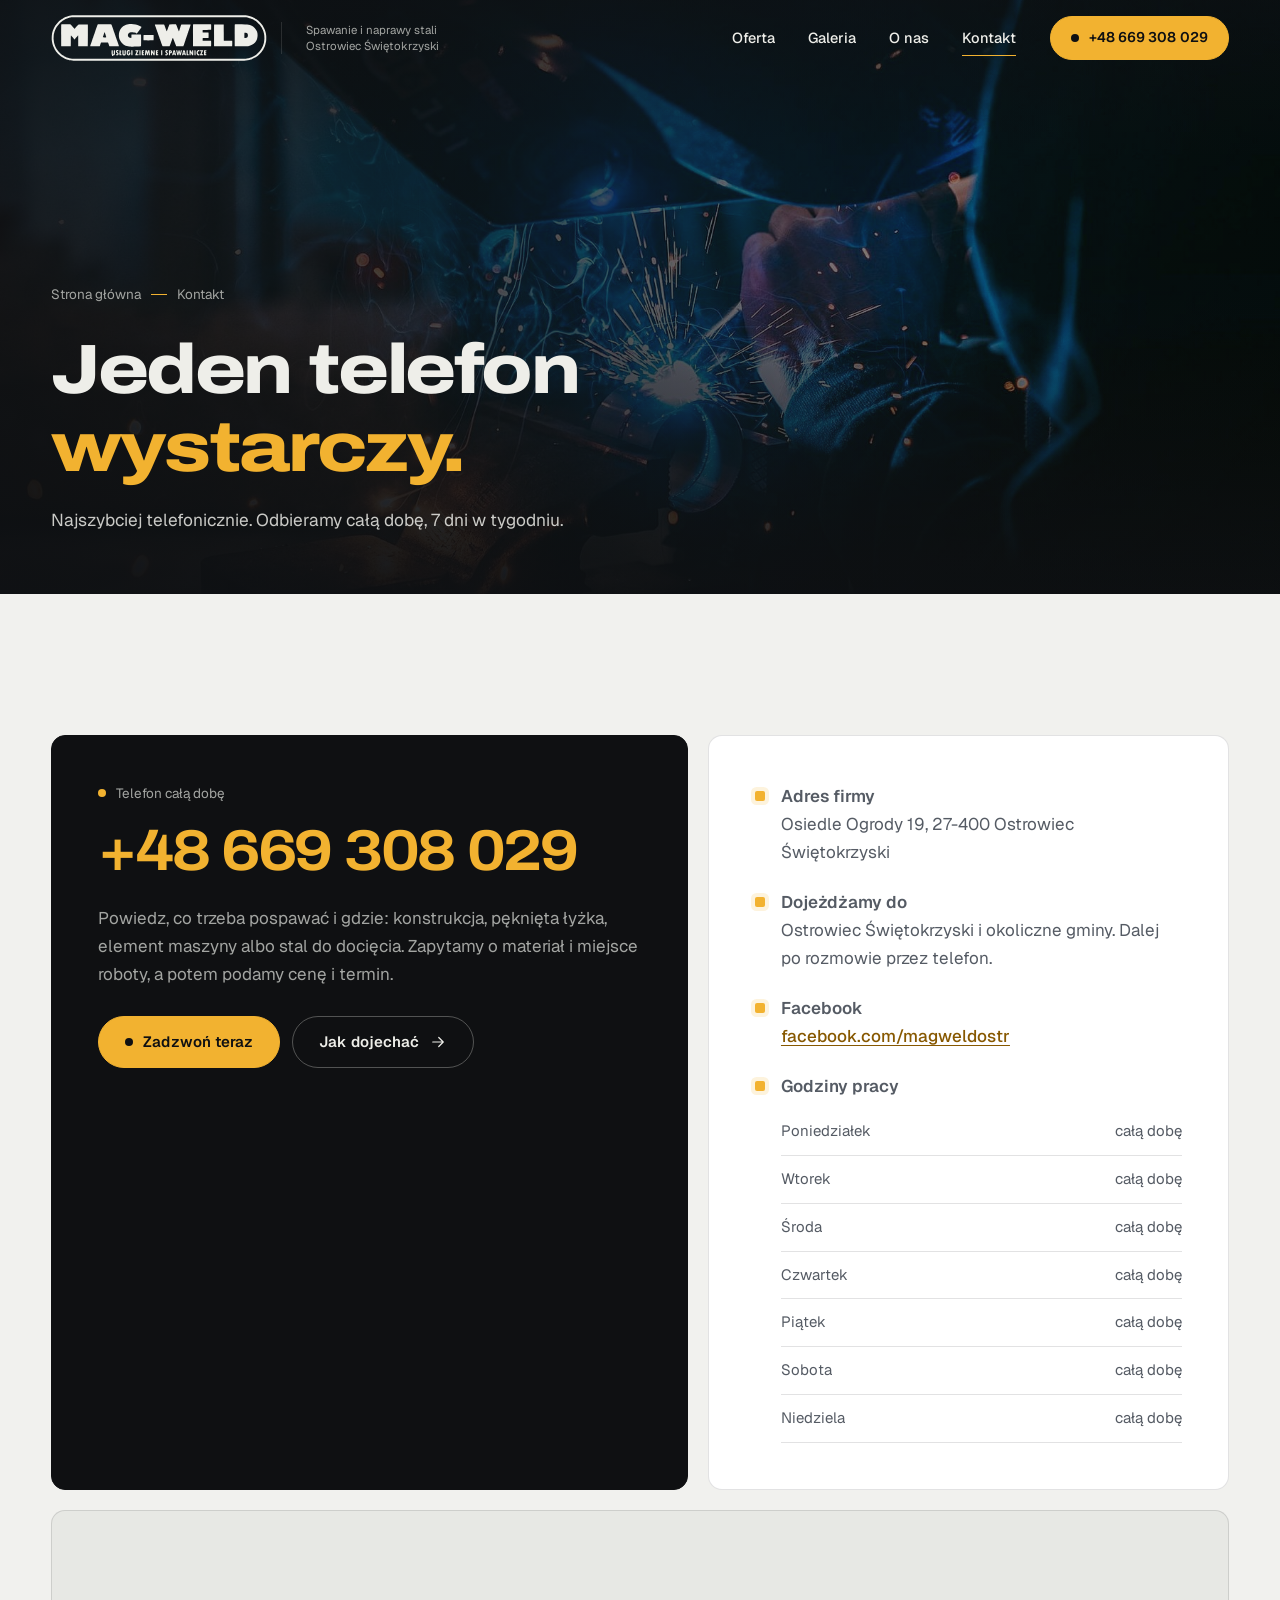
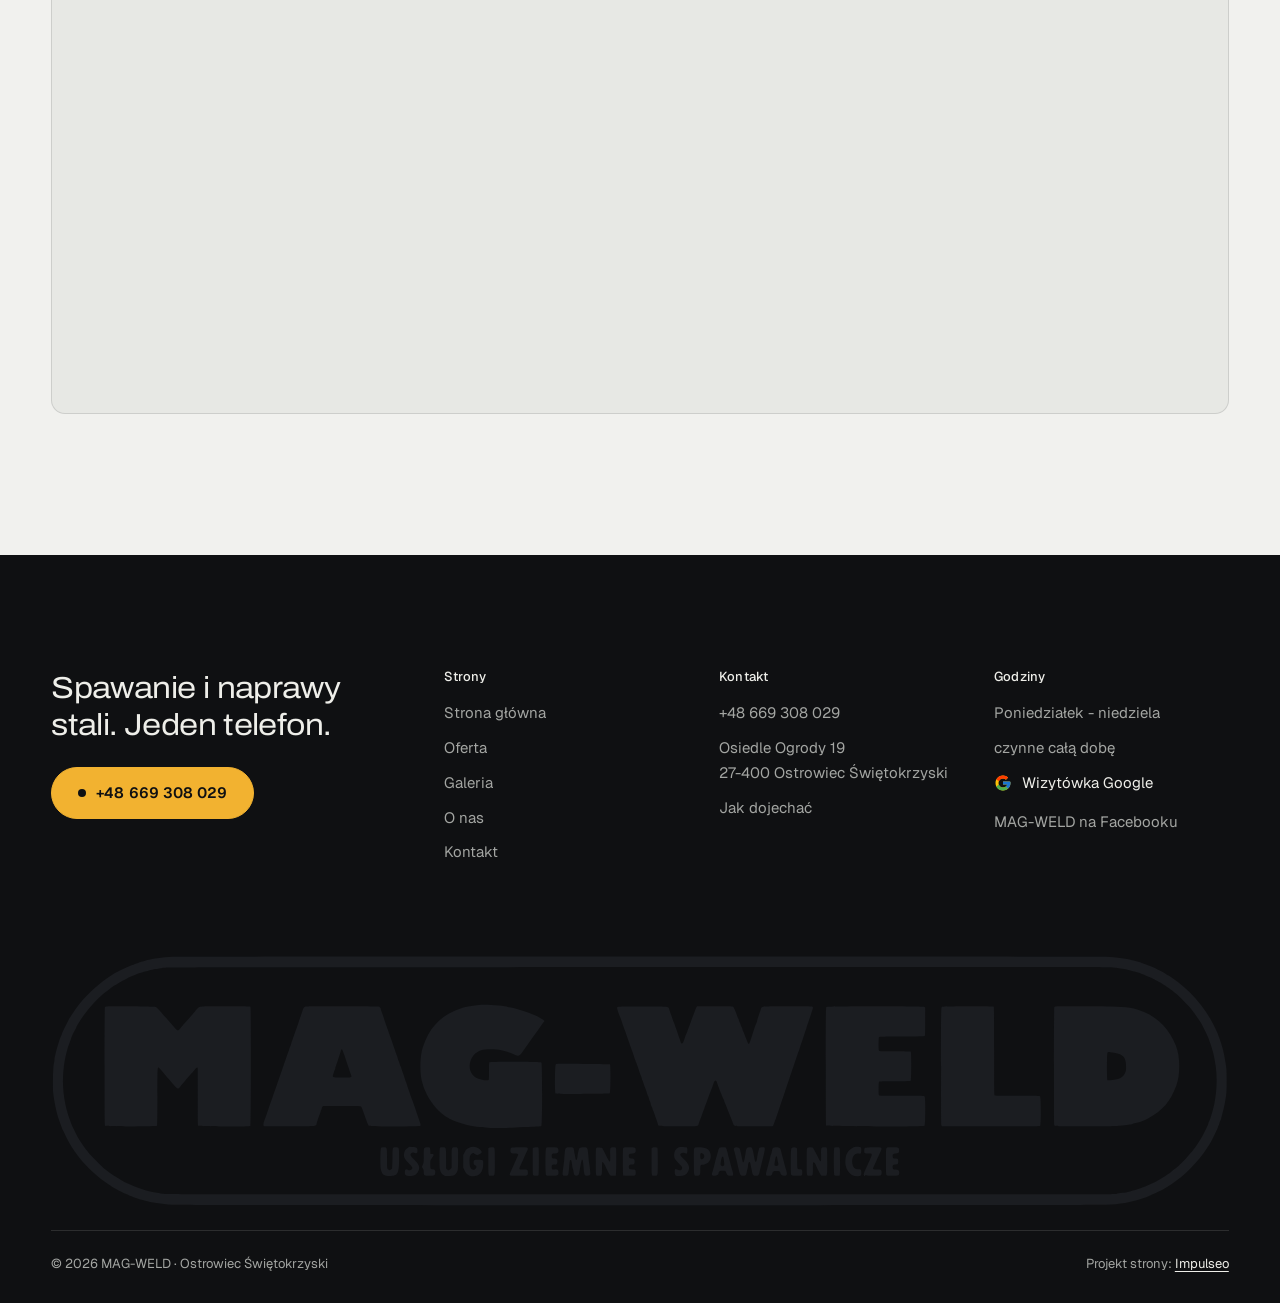
<file: kontakt.html>
<!DOCTYPE html>
<html lang="pl">
<head>
<meta charset="UTF-8">
<meta name="viewport" content="width=device-width, initial-scale=1.0">
<title>Kontakt - MAG-WELD | +48 669 308 029 | Ostrowiec Świętokrzyski</title>
<meta name="description" content="Kontakt z MAG-WELD: +48 669 308 029, Osiedle Ogrody 19, 27-400 Ostrowiec Świętokrzyski. Telefon czynny całą dobę, 7 dni w tygodniu.">
<link rel="canonical" href="https://impulseo-pl.github.io/mag-weld/kontakt.html">
<meta name="robots" content="noindex, nofollow">
<meta name="theme-color" content="#0F1012">
<meta property="og:type" content="website">
<meta property="og:locale" content="pl_PL">
<meta property="og:site_name" content="MAG-WELD">
<meta property="og:title" content="Kontakt - MAG-WELD | +48 669 308 029 | Ostrowiec Świętokrzyski">
<meta property="og:description" content="Kontakt z MAG-WELD: +48 669 308 029, Osiedle Ogrody 19, 27-400 Ostrowiec Świętokrzyski. Telefon czynny całą dobę, 7 dni w tygodniu.">
<meta property="og:url" content="https://impulseo-pl.github.io/mag-weld/kontakt.html">
<meta property="og:image" content="https://impulseo-pl.github.io/mag-weld/img/og.jpg">
<meta property="og:image:width" content="1200">
<meta property="og:image:height" content="630">
<meta name="twitter:card" content="summary_large_image">

<script>(function(){var d=document.documentElement;d.classList.add('js');try{if(!window.matchMedia('(prefers-reduced-motion: reduce)').matches)d.classList.add('anim');}catch(e){}setTimeout(function(){if(!d.classList.contains('anim-ok'))d.classList.remove('anim');},3500);})();</script>

<link rel="preload" as="image" href="img/g10.jpg" fetchpriority="high">
<link rel="preconnect" href="https://fonts.googleapis.com">
<link rel="preconnect" href="https://fonts.gstatic.com" crossorigin>
<link href="https://fonts.googleapis.com/css2?family=Archivo:wdth,wght@100..125,500..800&family=Geist:wght@400..600&display=swap" rel="stylesheet">
<link rel="stylesheet" href="assets/styles.css?v=20261114c">
<script src="assets/lenis.min.js?v=1.1.20" defer></script>
<script src="assets/main.js?v=20261113" defer></script>
</head>
<body>
<a class="skip" href="#tresc">Przejdź do treści</a>
<header class="site-head">
<div class="head-in">
  <a class="brand" href="index.html" aria-label="MAG-WELD - strona główna">
    <span class="znak"><svg class="wm" viewBox="10 12 3210 686" role="img" aria-label="MAG-WELD - usługi spawalnicze"><path pathLength="1" style="--i:0" d="M342.5 17.1C315 18.3 280.5 23.2 266.8 28C263.6 29.1 260.2 30 259.2 30C258.3 30 253 31.6 247.5 33.6C242 35.5 235 38 232 39.1C219.3 43.6 189.8 57.6 182.3 62.7C180.8 63.8 177.6 65.9 175.3 67.3C165.2 73.6 161.7 76 147.4 86.7C120.8 106.3 90.5 138.4 72.5 166C68.7 171.8 63.9 179.2 61.7 182.5C57.3 189.2 40.4 223.6 39.4 227.8C39 229.3 38.1 231.6 37.4 233C32.8 241.5 20.7 285.1 19.6 297C19.2 300.6 18.3 306.4 17.5 310C15.5 318.5 14.4 371 15.8 386C18.1 409.7 24.7 441 31.4 460.5C36.1 474.2 41.1 487.2 42.6 490C43.3 491.4 46.7 498.3 50.1 505.4C53.4 512.6 58.1 521.3 60.4 524.9C62.7 528.6 64.9 532.2 65.3 533C66.4 535.6 81.2 556.6 89 566.8C105.9 588.7 141.6 621.1 166.5 637.1C168.7 638.5 171.8 640.5 173.4 641.6C182.4 647.5 203.5 658.8 213.5 663.1C217.4 664.7 221.2 666.5 222.2 667C226.6 669.4 257 680 259.6 680C260.4 680 263.8 680.9 267.2 682.1C280.7 686.6 311.9 691.2 340.4 692.9C364.3 694.4 2852.7 694.4 2884.5 693C2923.4 691.2 2955 685.8 2982.5 676.2C2988 674.3 2995 671.9 2998 670.8C3010 666.7 3040 652.5 3047.7 647.3C3049.2 646.2 3052.3 644.2 3054.5 642.8C3056.7 641.5 3060.5 639.1 3063 637.5C3098.7 615.1 3137.1 576.2 3162.2 537C3172.5 521 3171.4 523 3188.6 487.6C3189.9 484.8 3191 482 3191 481.3C3191 480.6 3191.9 478.3 3193 476.3C3194.1 474.2 3195 471.8 3195 470.9C3195 469.9 3196.1 466.8 3197.5 463.8C3198.9 460.9 3200 457.8 3200 457C3200 456.2 3201.1 451.9 3202.4 447.5C3207.3 431.1 3212.4 405.3 3214.1 387.5C3215.1 377.2 3215.1 334 3214.1 323C3212.6 307 3206.4 274.4 3202.8 263.5C3202.3 261.8 3201 257.6 3200 254C3198 246.8 3194.6 237.2 3192.6 232.5C3191.8 230.8 3190.9 228.4 3190.5 227C3190.1 225.6 3188.7 222.5 3187.4 220C3186.2 217.5 3182.8 210.5 3180 204.5C3156.9 155.5 3110.2 102.8 3063.5 72.9C3061.3 71.5 3057.5 69.1 3055 67.5C3052.5 65.9 3048.9 63.7 3047 62.4C3040.9 58.5 3014.8 45.6 3007.5 42.8C2999.5 39.8 2994.7 38 2983.5 33.8C2979.1 32.2 2973.5 30.4 2971 30C2968.5 29.6 2963.8 28.3 2960.5 27.2C2947 22.7 2914.2 18.3 2884.5 17C2857.5 15.8 370.4 15.9 342.5 17.1ZM2891 45.5C2901.7 45.8 2912.3 46.4 2914.5 47C2916.7 47.5 2923.9 48.7 2930.4 49.5C2937 50.4 2942.7 51.3 2943.1 51.6C2944 52.1 2964.6 57.6 2970.8 59C2973.2 59.5 2977.7 61 2980.8 62.4C2984 63.7 2989.2 65.8 2992.5 67C2995.8 68.3 3001.2 70.5 3004.5 72C3007.8 73.5 3011.6 75.3 3013 75.9C3014.4 76.5 3016.2 77.4 3017 77.9C3017.8 78.4 3021.9 80.7 3026 83C3030.1 85.2 3035.1 88 3037.1 89.3C3039.1 90.5 3042.9 92.8 3045.6 94.4C3048.3 96.1 3053.8 99.9 3057.9 102.9C3061.9 106 3067.1 109.8 3069.4 111.4C3077.7 117.2 3089.9 128.8 3110.2 150.5C3119.8 160.7 3136.7 183.8 3145.6 198.9C3149.6 205.6 3164.2 235.5 3165.1 238.5C3165.5 240.1 3167.5 245.8 3169.5 251C3171.5 256.2 3174 263.7 3174.9 267.6C3175.9 271.5 3176.9 275.1 3177.3 275.6C3178.2 277.1 3183.7 305.3 3184.9 314.5C3189.3 348.3 3188 383.7 3181 418C3177.8 433.7 3170.3 459.4 3166.8 466C3165.8 467.9 3165 470.2 3165 471.1C3165 472.8 3150.1 503.9 3146.9 509C3146 510.4 3143.3 514.6 3140.9 518.5C3128.7 538 3122.6 545.8 3105.5 564.4C3092.3 578.7 3079.9 590.6 3072.2 596.3C3069.8 598.1 3065.8 601.2 3063.2 603.3C3054.4 610.3 3024.5 629.2 3020 630.5C3018.6 630.9 3016.4 632.1 3015.1 633.1C3013.8 634.2 3012 635 3011.1 635C3010.2 635 3008.2 635.8 3006.5 636.8C3000.5 640.4 2974.4 650.2 2963 653C2958.3 654.2 2951.7 656 2948.3 657.1C2944.9 658.1 2937 659.6 2930.7 660.4C2924.5 661.3 2917 662.5 2914 663.2C2909.5 664.3 2664.7 664.5 1616 664.5C389.5 664.5 323 664.4 313.5 662.8C308 661.8 299.5 660.4 294.5 659.6C275 656.5 237.8 644.6 223.9 637C221.9 635.9 219.6 635 218.7 635C217.9 635 216.2 634.2 214.9 633.1C213.6 632.1 211.5 631 210.2 630.6C209 630.2 205.2 628.1 201.7 626C198.3 623.9 191.5 619.8 186.7 616.8C181.9 613.9 175.1 609.4 171.7 606.7C168.3 604.1 163.8 600.8 161.7 599.4C153.7 594.1 140 581.1 119.8 559.5C114.2 553.6 106.5 543.7 97 530.5C94.3 526.8 87.2 515.9 84.3 511.1C79.9 503.7 65.7 474.3 64.5 470C63.8 467.5 61.4 460.6 59.1 454.7C56.8 448.7 55 443.1 55 442.2C54.9 441.3 54.3 438.7 53.5 436.5C52.7 434.3 50.7 426 49.1 418C41.9 382.1 40.7 350.4 45.1 315C46.5 303.9 51.6 278.6 53.5 273.5C54.3 271.3 54.9 268.7 55 267.8C55 266.9 56.8 261.3 59.1 255.3C61.4 249.4 63.8 242.5 64.5 240C65.8 235.5 70.7 224.6 73.4 220C74.3 218.6 76.5 214.1 78.5 210C80.5 205.9 83.3 200.6 84.8 198.3C86.3 196 89.4 191 91.8 187.3C108.6 161 144 122 160.6 111.4C162.2 110.4 166.4 107.2 170 104.4C173.6 101.6 179.9 97.2 184 94.7C188.1 92.2 194.4 88.3 198 86.1C201.6 83.8 206.1 81.3 208 80.5C209.9 79.6 212.2 78.5 213 78C213.8 77.4 215.6 76.5 217 75.9C218.4 75.3 221.3 74 223.5 72.9C234.2 67.9 254.9 60.2 263.5 58C266.3 57.3 272.3 55.6 277 54.3C281.7 53 289.8 51.2 295 50.4C300.2 49.6 308.6 48.1 313.5 47.2C321.9 45.6 400.4 45.5 1590 45C2287.1 44.7 2860.7 44.6 2864.5 44.7C2868.4 44.9 2880.3 45.2 2891 45.5Z"/><path pathLength="1" style="--i:1" d="M160.3 152.2C158.9 152.6 157.3 153.5 156.9 154.2C156.4 154.9 156 227.6 156 315.7C156 460 156.2 476 157.6 477.4C159.7 479.6 297 479.9 298.8 477.7C299.6 476.8 300 452.6 300.1 398.2C300.2 319.3 300.3 316.6 303.6 318.8C304.2 319.2 307.3 322.6 310.5 326.5C313.8 330.3 318 335.3 320.1 337.5C324.6 342.4 336.5 356.2 344.4 365.5C355.2 378.2 355.8 378.4 362.6 370.2C369.5 362 390.3 337.9 394 333.9C395.8 332 399.2 327.9 401.7 324.7C406.6 318.7 410 317.2 410 321.2C410 322.5 410 357.8 410 399.7C410 468.1 410.1 476 411.5 477.4C413.6 479.5 551.7 479.9 553.8 477.8C555.7 475.9 555.5 154.7 553.7 153.1C552.7 152.4 532.5 152 484.8 152C406.1 151.9 415.8 150.3 402.5 166C394.8 175 382.7 188.9 376.7 195.5C370.1 202.8 366.3 207.2 362.2 212.2C355.7 220.1 355.2 220 344.2 207.2C333 194.1 326.9 187.2 321 180.6C318.5 177.8 312.5 170.9 307.7 165.2C302.8 159.6 297.6 154.3 296 153.5C292.8 151.9 166.1 150.7 160.3 152.2Z"/><path pathLength="1" style="--i:2" d="M702.5 153C699.1 154.7 698 156.6 694.7 167C693.3 171.1 689 183.7 685 195C669 240.4 665.8 249.7 664.9 253.3C664.4 255.5 662.8 259.8 661.5 263.1C660.1 266.3 659 269.5 659 270.2C659 270.9 658.1 273.3 657.1 275.5C656.1 277.7 653.7 284.2 651.9 290C650.1 295.8 648 301.8 647.2 303.5C646.3 305.1 645.3 308.1 644.9 310C644.1 313.3 642 319.5 635 339C633.4 343.7 630 353.3 627.5 360.5C625.1 367.6 621.4 378 619.5 383.5C617.5 389 615.2 395.5 614.5 398C613.7 400.5 611.7 406.3 610 411C608.3 415.7 604.9 425.3 602.5 432.5C596.2 451 594.2 456.7 591.4 463.7C588.2 471.8 588.1 477.8 591.3 478.5C592.5 478.8 624.2 478.9 661.7 478.8C738.8 478.5 732.1 479.3 734.5 469.9C735.9 464.2 741.4 447.9 743 444.5C743.5 443.4 744.4 440.6 745 438.3C745.6 436 746.5 433.8 747 433.5C747.6 433.2 748 431.8 748 430.6C748 429.3 748.8 427.2 749.8 426L751.6 423.8L803 423.9C843.6 424.1 854.8 424.4 855.8 425.4C857 426.6 862.5 441.6 870.6 465.5C872.6 471.4 874.8 476.2 876.1 477.2C879.2 479.8 1015 480 1017.1 477.4C1018.2 476 1017.6 473.4 1012.6 459.1C1009.4 450 1006.2 440.5 1005.5 438C1004.2 433.6 1001.3 425.5 995 408C990.4 395.4 982 371.2 980.3 365.5C979.5 362.7 978.1 359.1 977.3 357.5C976.4 355.8 975.2 352.2 974.5 349.5C973.7 346.7 971.5 340 969.5 334.5C967.5 329 965.4 322.8 964.9 320.7C964.4 318.6 963.3 315.9 962.6 314.7C961.8 313.5 960.9 310.9 960.5 309C960.1 307.1 959.1 304.1 958.2 302.5C957.4 300.8 956.1 297.2 955.4 294.5C954.7 291.7 953.3 287.2 952.2 284.5C951.1 281.7 948.5 274.5 946.5 268.5C944.4 262.4 940.3 250.5 937.3 242C934.3 233.5 931 224 930 221C929 218 926.7 211.7 925 207C923.3 202.3 921 195.8 920 192.5C916.3 180.9 913.7 173.4 911.4 167.3C910.1 163.9 909 160.2 909 159.1C909 156.6 905.9 153.3 902.8 152.5C901.5 152.2 856.6 151.8 803 151.7C718 151.5 705.1 151.7 702.5 153ZM809.8 285.6C819.6 315.2 826.8 336.5 828.1 339.7C830.6 345.8 829.8 346 803.5 346C776.1 346 776.8 346.2 779.4 337.2C780.3 334.1 782 329.2 783 326.5C784.1 323.7 785 320.7 785 319.8C785 318.8 785.8 316.1 786.9 313.8C789.6 307.6 800 275.4 800 273.3C800 271.1 802 268.8 803.5 269.3C804 269.5 806.9 276.8 809.8 285.6Z"/><path pathLength="1" style="--i:3" d="M1176.5 148C1145.6 151.1 1132.4 154.4 1109 164.8C1066.5 183.8 1040.2 214 1023.5 263.2C1014.8 288.9 1014.5 339.6 1023 363.2C1024.1 366.4 1025 369.5 1025 370.1C1025 370.7 1027.3 376.4 1030.1 382.9C1041.9 409.8 1060.5 433.7 1081.3 448.8C1088.6 454.1 1092.2 456.2 1103.5 461.8C1118.1 469 1151.1 478.1 1169.8 480C1214.2 484.6 1221 484.7 1276 482.1C1287.8 481.6 1308.2 480.8 1321.3 480.4C1337.9 479.9 1345.6 479.3 1346.8 478.4C1349.5 476.4 1349.5 307.5 1346.8 304.8C1344.3 302.3 1207.1 302 1205 304.5C1204.1 305.6 1203.8 312 1203.9 328.6C1204 344.5 1203.7 351.6 1202.9 352.6C1200.3 355.8 1177.7 351.8 1168.7 346.6C1154.8 338.4 1148.2 321.3 1152.5 304.5C1156.8 287.8 1166.6 276.9 1182.7 271.4C1192.4 268 1224.4 268.1 1237.5 271.6C1240.8 272.5 1245.8 273.6 1248.5 274.2C1253.1 275 1258.9 277.1 1274.1 283.6C1286 288.6 1287.5 288.1 1296.5 274.7C1304.1 263.3 1304.8 262.4 1310.5 254.5C1313.3 250.6 1317.4 245 1319.5 242C1321.6 239 1326.1 232.7 1329.4 228C1332.7 223.3 1339 214.3 1343.4 208C1347.9 201.7 1352.3 195.7 1353.3 194.8C1356.5 191.5 1355.7 190.5 1344.4 184.1C1335 178.8 1323.3 173.5 1312 169.6C1283.4 159.6 1272.4 156.3 1263.1 155C1259 154.4 1255.4 153.8 1255 153.5C1249.1 149.8 1195.7 146.1 1176.5 148Z"/><path pathLength="1" style="--i:4" d="M1385.8 310.2C1383.3 312.7 1383 386.9 1385.4 389.3C1387.5 391.4 1530.8 391.2 1533.3 389.1C1535.6 387.3 1535.9 312 1533.7 310.1C1532.7 309.4 1510.9 309 1459.9 308.8C1392.1 308.5 1387.4 308.6 1385.8 310.2Z"/><path pathLength="1" style="--i:5" d="M1815.3 151.7L1771 152L1769.5 154.3C1768.7 155.6 1766.9 159.8 1765.6 163.6C1764.2 167.4 1761.7 174.1 1760 178.5C1758.3 182.9 1756 189.2 1754.8 192.5C1753.7 195.8 1751 202.9 1748.9 208.4C1746.8 213.8 1745 218.7 1745 219.4C1745 220 1744.3 221.8 1743.4 223.5C1741.6 226.8 1738.9 234.1 1735.8 244C1732 256 1728.5 256.7 1725.5 246.2C1724.6 243 1723.2 239.1 1722.4 237.5C1721.6 235.8 1720.4 232.2 1719.6 229.5C1718.8 226.7 1716.7 220.7 1715 216C1713.3 211.3 1711 204.9 1710 201.7C1709 198.5 1707.7 195.3 1707.2 194.7C1706.7 194 1705.8 191.7 1705.2 189.5C1704.6 187.3 1702.5 181 1700.5 175.5C1698.5 170 1696.2 163.3 1695.4 160.5C1692.9 151.8 1699.3 152.5 1623.3 152.2C1552.6 151.9 1553 151.9 1553 156.3C1553 158.4 1558.9 175.6 1562.1 182.8C1563.1 185.1 1564.4 188.7 1564.9 190.8C1565.4 192.8 1567.3 198.3 1569 203C1570.8 207.7 1574.6 218.5 1577.6 227C1580.5 235.5 1584 245.6 1585.5 249.5C1586.9 253.3 1588.7 258.3 1589.4 260.5C1590.2 262.7 1592.4 269 1594.4 274.5C1596.4 280 1598.9 287.2 1599.9 290.5C1601 293.8 1603.5 300.8 1605.5 306C1607.5 311.2 1609.7 317.5 1610.5 320C1613 328.2 1616.8 338.8 1618.3 341.7C1619.1 343.2 1620.1 346.3 1620.5 348.5C1620.9 350.7 1621.6 353 1622.1 353.6C1622.6 354.3 1623.9 357.6 1624.9 361.1C1626 364.6 1628.2 371.1 1630 375.5C1631.8 379.9 1633.9 386 1634.7 388.9C1635.5 391.9 1636.8 395.3 1637.5 396.4C1638.2 397.6 1639.1 399.8 1639.4 401.5C1639.8 403.1 1641.2 407.3 1642.6 410.7C1643.9 414.1 1645 417.7 1645 418.7C1645 419.7 1646.2 422.7 1647.5 425.5C1648.9 428.2 1650 431.3 1650 432.3C1650 433.4 1650.7 435.4 1651.5 436.8C1652.3 438.3 1653.9 442.2 1654.9 445.5C1656 448.8 1658.3 455.3 1660 460C1661.7 464.7 1663.5 470 1664 471.9C1665.8 478.9 1662.5 478.5 1719.9 478.8C1778 479.1 1773.6 479.7 1775.8 471.5C1776.4 469.3 1778.3 463.9 1780 459.5C1781.7 455.1 1784.2 448.3 1785.6 444.5C1786.9 440.6 1788.4 436.6 1788.9 435.5C1789.4 434.4 1790.5 431.5 1791.3 429C1792.1 426.5 1794 421.3 1795.5 417.5C1798.6 409.4 1803.5 396.2 1805.4 390.5C1806.2 388.3 1808.3 382.9 1810 378.5C1811.8 374.1 1814.3 367 1815.7 362.7C1819.1 352 1823.1 350.9 1825.6 360.1C1826.8 364.8 1839.8 397.8 1843 404.6C1844.1 406.9 1845 409.1 1845 409.6C1845 410.1 1846.6 414.4 1848.6 419C1850.5 423.7 1854.3 433.1 1857 440C1859.7 446.9 1863.5 456.2 1865.4 460.8C1867.3 465.4 1869.2 470.4 1869.5 472C1869.9 473.7 1871.3 475.9 1872.7 477C1875.2 478.9 1876.7 479 1925.9 479C1964.9 479 1977 478.7 1978.2 477.8C1979.6 476.7 1987.8 453.3 2004.1 404C2004.7 402.1 2006 398.2 2007 395.5C2008 392.7 2009.6 387.8 2010.7 384.5C2011.8 381.2 2017.2 365 2022.8 348.5C2028.4 332 2033.4 316.9 2034.1 315C2034.7 313.1 2036.3 308.6 2037.5 305C2041.7 292.8 2044.2 285.5 2045.5 281C2046.2 278.5 2047.5 275.1 2048.4 273.5C2049.3 271.8 2050 269.8 2050 269C2050 268.2 2051.9 262.3 2054.1 256C2056.3 249.7 2058.8 242.5 2059.5 240C2060.2 237.5 2062.5 230.8 2064.5 225C2066.5 219.2 2068.8 212.5 2069.5 210C2070.3 207.5 2074.5 194.8 2079 181.8C2083.4 168.7 2087 157.2 2087 156.1C2087 151.7 2087.4 151.7 2017.9 151.9C1945.6 152.1 1946.7 152 1945.5 157.8C1945.2 159.3 1944.1 162.7 1943.1 165.5C1939.4 175.6 1935 189.9 1935 191.5C1935 192.4 1934.3 194.4 1933.5 195.8C1932 198.4 1928.8 207.4 1925 219.5C1924 222.8 1922.1 228.4 1920.9 232C1919.7 235.6 1917.5 242.1 1916.1 246.5C1914.4 251.6 1912.9 254.5 1912 254.5C1911.1 254.5 1909.3 251.4 1907.4 246.5C1905.7 242.1 1903.6 236.9 1902.7 235C1901.9 233.1 1900.7 229.9 1900.1 227.9C1899.5 225.9 1898.1 222.6 1897 220.5C1895.9 218.3 1895 215.9 1895 215C1895 214.2 1893.8 211.2 1892.5 208.5C1891.1 205.7 1890 202.8 1890 202C1890 201.2 1888.9 198.4 1887.5 195.8C1886.1 193.2 1885 190.3 1885 189.3C1885 188.3 1884.3 186.4 1883.4 185.1C1882.5 183.9 1880.9 180.3 1880 177.2C1876.6 166.6 1871.2 154.6 1869.3 153.3C1866.6 151.5 1863.1 151.4 1815.3 151.7Z"/><path pathLength="1" style="--i:6" d="M2123.7 153.8C2122.1 155.5 2122 168.2 2122 315.4C2122 423.6 2122.3 475.8 2123 477.1C2124.6 480 2388.7 480.1 2391.3 477.2C2393.9 474.3 2394 400.8 2391.5 398C2389.7 396.1 2388 396 2329.8 396C2290.4 396 2269.2 395.6 2267.9 395C2266.1 394 2266 392.7 2266 376.2C2266 363.7 2266.4 358 2267.2 357.2C2268.1 356.3 2279.1 356 2310.5 356C2341.9 356 2352.9 355.7 2353.8 354.8C2355.6 353 2355.5 276.1 2353.7 275.4C2353 275.2 2333.4 274.9 2310.2 274.7C2273.9 274.5 2267.8 274.3 2267 273C2265.7 271 2265.7 238 2267 236C2267.8 234.7 2276 234.5 2329.1 234.3C2373.9 234.1 2390.6 233.8 2391.6 232.9C2392.8 232 2393 225.1 2393 193.4L2393 155.1L2390.8 153.6C2387 150.9 2126 151.2 2123.7 153.8Z"/><path pathLength="1" style="--i:7" d="M2438.5 153.6C2436.5 155.1 2436.5 156.4 2436.2 314.7C2436 456.7 2436.2 474.6 2437.5 476.7L2439 479L2572 479C2691.4 479 2705 478.8 2706.4 477.4C2709 474.8 2708.8 400 2706.2 397.7C2704.5 396.2 2698.8 396 2644.6 396C2605.3 396 2584.2 395.6 2582.9 395C2581 394 2581 391.5 2581 274.2C2581 182.3 2580.7 154.1 2579.8 153.2C2577.8 151.2 2441.2 151.6 2438.5 153.6Z"/><path pathLength="1" style="--i:8" d="M2748.3 152.2C2746.9 152.6 2745.3 153.5 2744.9 154.2C2744.4 154.9 2744 227.4 2744 315.2C2744 473.7 2744 475 2746 477C2748 479 2749.3 479 2827.3 479C2889.6 479 2909.7 478.7 2921.5 477.5C2945.1 475.2 2953.2 474.1 2958 472.5C2960.5 471.7 2965.4 470.4 2969 469.6C2978.4 467.6 2988.2 463.7 3001.5 456.8C3039.3 437.1 3061.5 411.3 3077.4 368.5C3088.7 338.1 3088.3 289.5 3076.5 259.3C3059.7 216.1 3029.9 184.5 2989.5 167.3C2964.6 156.6 2942 152.9 2899 152.3C2842.9 151.6 2750.9 151.5 2748.3 152.2ZM2908.2 278.4C2933.5 282.9 2940.5 291 2940.5 315.5C2940.4 328.2 2940.4 328.7 2937.2 334.7C2933.5 342 2925.8 348.3 2918.8 349.9C2907.7 352.4 2891 354.4 2889.8 353.2C2888 351.4 2888.1 279.8 2889.9 277.6C2891.6 275.5 2891.9 275.6 2908.2 278.4Z"/><path pathLength="1" style="--i:9" d="M981.1 538.7C976.7 541.8 975.3 543.5 973.9 547.5C969.6 559.9 971.8 566.4 985 579.5C996.1 590.6 997.2 593.1 992.4 596.9C989.3 599.3 986.5 599.5 983 597.5C976.8 594 974.2 596.4 974.4 605.2C974.7 613 976.9 614.5 988.3 614.5C1000.3 614.5 1005.7 611.6 1010.8 602.4C1016.9 591.4 1014.1 583.1 999.4 568.7C988.9 558.5 987.8 555.7 993.1 551.7C995.7 549.8 995.9 549.8 1001.1 551.5C1007.5 553.7 1009 552.4 1009 544.9C1009 537 1007 535.6 995.8 535.2L986.5 534.9L981.1 538.7Z"/><path pathLength="1" style="--i:9" d="M1148.4 538C1141.8 541.5 1141.1 542.3 1136.8 551L1133.6 557.5L1133.6 574.5L1133.5 591.5L1136.9 598.7C1142.2 610.1 1149.4 615 1161.1 615C1178 615 1187.6 603.7 1188.2 583.2C1188.6 570.4 1188.7 570.6 1175.8 570.2C1163.5 569.9 1162 570.7 1162 578.2C1162 582.8 1162.2 583.1 1165.5 584.7C1171.6 587.6 1171.2 593 1164.7 596.5C1159.9 599 1155.3 596.5 1152.8 589.9C1150.9 584.9 1150.3 566.8 1152 561.1C1153.8 554.7 1161.3 549.5 1163.5 553C1163.9 553.6 1165.9 554.9 1168 556L1171.9 558L1177.7 555.3C1185.7 551.5 1186.1 548.6 1179.5 542.3C1170.7 533.9 1159.2 532.4 1148.4 538Z"/><path pathLength="1" style="--i:9" d="M1721.2 536C1712.9 539.5 1708.5 546.9 1708.5 557.5C1708.5 565.8 1710.8 569.9 1721.4 580.2C1728.8 587.4 1730.3 589.3 1730.3 591.9C1730.3 598.6 1724.5 600.8 1717 596.9C1711.1 593.8 1709.7 595.3 1710.2 604.2C1710.7 613.6 1711.6 614.3 1723.2 614.7C1735.2 615.1 1741.6 611.9 1746.5 602.9C1752.7 591.5 1749.6 582.4 1735 568.3C1724.7 558.4 1723.9 556.8 1727.1 553.4C1729.8 550.6 1735.7 550.1 1739.4 552.5C1741.6 553.9 1741.9 553.9 1743.5 552.4C1745.5 550.4 1745.3 538.9 1743.2 536.8C1741.7 535.3 1724.4 534.6 1721.2 536Z"/><path pathLength="1" style="--i:9" d="M2195.4 537.3C2183.7 543.6 2177.9 552.5 2175.7 567.2C2171.9 593.1 2186.6 615 2207.6 615C2217.5 615 2219 613.7 2219 605.5C2219 597.3 2217.8 596 2210 596C2200.9 596 2195.8 590.8 2194.4 580.2C2192.3 563.8 2199.8 551.7 2211.2 553.4C2217.2 554.2 2218.3 553.2 2218.8 546.1C2219.5 536.4 2218 535 2207.7 535C2201.2 535.1 2198.7 535.5 2195.4 537.3Z"/><path pathLength="1" style="--i:9" d="M909.7 537.8C907.4 540.3 907.2 586.7 909.4 597.4C912.3 610.9 917.4 614.5 933.6 614.5C955.8 614.5 959 608.2 959 564.8C959 535.8 959.1 536 949.7 536C940.6 536 941 534.7 940.7 565.5C940.5 580.3 940 593.2 939.6 594.1C938.6 596.3 933.2 599.2 931.7 598.4C925.8 595.1 926 595.9 926 567C926 535.5 926.2 536 917.1 536C912.8 536 910.9 536.5 909.7 537.8Z"/><path pathLength="1" style="--i:9" d="M1030.5 536.7C1026.1 537.9 1026 538.4 1026 559.4C1026 579 1025.9 579.6 1023.5 583.5C1020.4 588.5 1020.4 589.8 1023.5 594C1025.5 596.8 1026 598.5 1026 603.7C1026 613.3 1027.1 614 1041.8 614C1055.5 614 1056.4 613.5 1057.5 605.7C1058.5 599.3 1056.4 596 1051.4 596C1044.4 596 1044 595.3 1044 582.5C1044 571.4 1044.1 571 1046.8 567.8C1054.4 558.8 1055 555.3 1048.8 554.8L1044.5 554.5L1044 546.3C1043.7 541.8 1043.2 537.8 1042.8 537.4C1041.8 536.5 1033.1 536 1030.5 536.7Z"/><path pathLength="1" style="--i:9" d="M1070 537.9C1068.6 540.6 1068.7 589.4 1070.1 596.2C1071.8 604 1074.3 608.3 1079.2 611.6C1083.3 614.4 1084 614.5 1094.6 614.5C1108.3 614.5 1112.6 612.3 1116.9 603C1119.5 597.6 1119.5 597.2 1119.8 569.2C1120.2 535.7 1120.2 536 1111.7 536C1101.7 536 1102 535 1102 565.7L1102 592.2L1098.6 595.6C1094.5 599.7 1094 599.7 1090.1 596.4L1087 593.8L1087 567.1C1087 535.2 1087.3 536 1077.5 536C1072.2 536 1070.9 536.3 1070 537.9Z"/><path pathLength="1" style="--i:9" d="M1204.2 537.6L1202 539.1L1202 574.6C1202 615.7 1201.6 614 1211.4 614C1220.3 614 1220 615.3 1220 575C1220 534.8 1220.3 536 1211.7 536C1208.6 536 1205.5 536.6 1204.2 537.6Z"/><path pathLength="1" style="--i:9" d="M1264.5 537.4C1262 539.2 1261.3 547.3 1263.4 550.5C1264.9 552.8 1265.6 553 1273 553C1281.5 553 1284.6 554.5 1283.1 557.8C1282.7 558.7 1281.6 561.3 1280.6 563.5C1279.6 565.7 1277.8 569.7 1276.6 572.5C1275.3 575.2 1273.1 580.4 1271.5 584C1270 587.6 1267 594.1 1264.9 598.5C1257.2 614.7 1256.4 614 1284.1 614C1309.5 614 1310 613.8 1310 605.4C1310 597.6 1309.3 597 1299 597C1285 597 1284.7 596.4 1290.9 583.5C1293.1 579.1 1296.3 572.1 1298 568C1302.2 558.1 1304.7 552.5 1307.6 546.9C1310.3 541.6 1310.6 538.8 1308.7 537.1C1306.7 535.5 1266.7 535.8 1264.5 537.4Z"/><path pathLength="1" style="--i:9" d="M1325.2 537.6L1323 539.1L1323 575C1323 606.3 1323.2 611.1 1324.6 612.4C1326.7 614.6 1337.2 614.6 1339 612.5C1340.7 610.5 1340.5 539.3 1338.8 537.3C1337.3 535.5 1327.9 535.6 1325.2 537.6Z"/><path pathLength="1" style="--i:9" d="M1359.7 537.8C1357 540.8 1357.2 609.9 1359.8 612.3C1361.3 613.7 1364 614 1375.2 614C1391.9 614 1393.5 613.2 1393.5 605C1393.5 597.7 1390.9 595.6 1383 596.5C1377 597.2 1375.4 596.4 1375 592.5C1374.2 585.4 1376.5 582.5 1382.1 583.4C1387.2 584.2 1388.8 583.4 1389.9 579.3C1392.1 571.3 1389.6 567 1382.6 567C1376.2 567 1375 565.9 1375 560C1375 554 1376.2 553 1383.5 553C1392 553 1395 549.3 1392.9 541.5C1391.5 536.5 1389.7 536 1374.7 536C1363 536 1361.1 536.2 1359.7 537.8Z"/><path pathLength="1" style="--i:9" d="M1414 538.3C1411.2 541.2 1411.4 539.9 1409 569C1408.5 575.3 1407.6 582.7 1407.1 585.5C1405.6 592.7 1404.1 609.1 1404.8 610.9C1405.7 613.4 1407.1 614 1412.7 614C1420.1 614 1420.5 613.1 1422.4 591.9C1424.1 572.9 1424.5 571 1426.6 571C1428.2 571 1429.6 576.1 1430.5 585C1430.8 588.6 1431.7 593.1 1432.5 595C1433.3 596.9 1434.2 601.1 1434.5 604.3C1435.3 611 1437.5 614 1441.9 614C1446.9 614 1449.1 611.2 1450.5 602.9C1455.7 573 1456.4 570 1458 570C1459.5 570 1460.2 573.4 1461.1 584.5C1463.3 613.3 1463.6 614 1472 614C1478 614 1480.3 612.3 1480.3 607.9C1480.3 602.9 1478.2 585 1477.1 579.9C1476.6 577.5 1475.6 568.5 1475 560C1473.8 543.2 1472.8 538.5 1470.1 537.1C1467.1 535.4 1452.3 536 1450.7 537.9C1448.9 539.9 1446.2 551.4 1445.1 561.5C1443.8 572.5 1440.9 574.3 1439.5 565C1439.2 563.1 1438.3 558.3 1437.5 554.5C1436.7 550.6 1435.8 545.4 1435.5 542.8C1434.7 536.9 1433.7 536.3 1423.8 536.2C1417 536.1 1415.7 536.4 1414 538.3Z"/><path pathLength="1" style="--i:9" d="M1496.5 537.6C1495.2 538.9 1495 544 1495 575C1495 615.8 1494.6 614 1503.1 614C1511.6 614 1512 613.1 1512 593C1512 583.6 1512.4 576 1512.8 576C1514.7 576 1518.1 580.9 1521.1 588C1525.8 599.1 1532.9 611.9 1535 613C1537.6 614.4 1548.4 614.2 1549.8 612.8C1551.4 611.2 1551.5 540.9 1550 537.9C1549.1 536.4 1547.8 536 1543 536C1534.1 536 1533.6 537.2 1534.2 555.6C1534.9 576.6 1533.8 579.6 1528.9 569.7C1527.4 566.9 1523.4 558.7 1519.9 551.7C1516.5 544.7 1513.1 538.5 1512.4 537.9C1510.2 536.1 1498.3 535.9 1496.5 537.6Z"/><path pathLength="1" style="--i:9" d="M1570.6 537.3C1568.9 538.6 1568.7 541 1568.7 574.8C1568.7 602.7 1569 611.3 1570 612.5C1571 613.7 1573.9 614 1586 614C1603.4 614 1604 613.7 1604 604.9C1604 597.9 1603 597 1595.3 597C1588.1 597 1585 595 1585 590.2C1585 585.1 1587.6 582.7 1592.7 583.3C1598.9 584 1601 581.8 1601 575C1601 568.2 1598.9 566 1592.7 566.7C1587.5 567.3 1585 564.9 1585 559.3C1585 554.9 1588 553 1595.2 553C1602 553 1604 551 1604 544.3C1604 536.8 1602.4 536 1586.2 536C1576.3 536 1571.9 536.4 1570.6 537.3Z"/><path pathLength="1" style="--i:9" d="M1649.3 537.5L1647 539.1L1647 574.6C1647 615.4 1646.7 614 1655.8 614C1664.6 614 1664.1 616.3 1664.2 575.1C1664.2 550.8 1663.8 538.4 1663.1 537.7C1661.2 535.8 1651.8 535.7 1649.3 537.5Z"/><path pathLength="1" style="--i:9" d="M1764.2 537.8C1762.3 539.7 1762.2 541.3 1762.3 574.1C1762.3 614.6 1762.2 614 1771.3 614C1779.1 614 1780 612.4 1780 598.2C1780 585.1 1780.5 584 1785.8 584C1789.8 584 1798.5 580.5 1801.9 577.6C1813 567.8 1810.1 546 1796.8 539.8C1789.1 536.1 1767.2 534.8 1764.2 537.8ZM1787 553.5C1792.7 556.4 1791.8 565.3 1785.5 568.2C1781.4 570 1780 567.9 1780 560C1780 551.3 1781 550.4 1787 553.5Z"/><path pathLength="1" style="--i:9" d="M1831.7 537.8C1830.8 538.8 1829.6 541.3 1829.1 543.5C1825.6 556.9 1823.1 565.7 1822.5 567.2C1822.1 568.2 1821 572.5 1820 576.7C1817.5 587.7 1813.3 602.9 1811.8 606.8C1809.9 611.8 1813.3 614.4 1820.9 613.8C1827.1 613.2 1830 610.7 1830 605.9C1830 601.7 1833.2 600 1841.2 600C1848.6 600 1848.7 600.1 1851 607C1852.8 612.4 1855.5 614 1862.8 614C1870.4 614 1871.1 611.9 1867.7 600.8C1866.3 596.2 1863.9 587.8 1862.4 582C1861 576.2 1858.9 568.6 1857.9 565C1856.9 561.4 1855.4 555.5 1854.6 551.9C1853 544.8 1850.2 537.1 1849.1 536.9C1843.1 535.8 1833 536.3 1831.7 537.8ZM1842.5 563C1843.8 565.1 1845.8 582.4 1845 584.6C1843.3 588.9 1836.9 588.5 1835.5 584.1C1834.7 581.6 1837.6 565.2 1839.1 563.4C1840.4 561.8 1841.6 561.6 1842.5 563Z"/><path pathLength="1" style="--i:9" d="M1872.5 538C1870.7 540 1870.7 540.3 1872.3 545.3C1873.3 548.2 1874.7 553.8 1875.5 557.9C1876.3 561.9 1877.2 565.6 1877.5 566C1877.8 566.5 1878.9 570.8 1879.9 575.7C1888.2 613.9 1888.3 614 1897.1 614C1903.3 614 1904.7 612.7 1906 606.3C1906.7 603.1 1907.8 598 1908.6 595C1909.4 592 1910 588.2 1910 586.5C1910 581.7 1911.9 576 1913.6 576C1915.6 576 1916.3 578.3 1919.5 595.3C1922.6 612.2 1923.8 614 1931.5 614C1937.5 614 1939.7 611.8 1941.4 604C1942.2 600.4 1943.4 595.7 1943.9 593.5C1944.5 591.3 1945.6 586.6 1946.5 583C1947.3 579.4 1949.2 571.8 1950.6 566C1958 535.9 1958 535.5 1947.7 536.4C1941.5 537 1940.4 537.7 1939.5 542C1939.2 543.4 1938.2 547.2 1937.4 550.5C1936.5 553.8 1935.4 560.3 1934.9 565C1933.8 574.4 1931.9 577.9 1929.6 574.8C1928.9 573.8 1927.3 566.6 1926 558.8C1922.7 537.9 1921.1 535.2 1912.7 536.3C1907.1 537.1 1905.3 539.3 1904 547.5C1900.5 570.6 1898.9 577 1897 577C1895.8 577 1895.4 575.4 1891.6 556.9C1888.6 542.6 1887.9 540.3 1885.6 538.3C1882 535.2 1875.1 535.1 1872.5 538Z"/><path pathLength="1" style="--i:9" d="M1980.5 537C1977.2 538.3 1976.3 540.1 1975 547C1974.4 550.5 1973.4 554.3 1972.8 555.4C1972.2 556.4 1970.9 560.9 1969.9 565.4C1967.8 574.7 1962.9 593.1 1960.6 600.5C1957.2 611.2 1958.6 614 1967.1 614C1973.6 614 1975.4 612.5 1976.6 606.3C1977.5 601.5 1979.3 600.6 1987.5 600.5C1995.4 600.5 1998 601.7 1998 605.6C1998 609.8 2002 613.2 2007.8 613.8C2016.8 614.6 2018.1 610.2 2013.2 595.5C2012.1 592.2 2010.5 586.6 2009.6 583C2008.7 579.4 2006.6 571.3 2004.9 565C2003.2 558.7 2001.2 550.6 2000.3 547C1998.3 538.2 1995.8 536 1988.2 536.1C1985.1 536.1 1981.6 536.5 1980.5 537ZM1990.1 568.6C1990.6 572.4 1991.5 576.8 1992 578.4C1993.9 583.9 1992.1 587 1987.1 587C1983.1 587 1981.6 584.8 1982.4 580.2C1982.8 578.2 1983.5 573.7 1984.1 570.2C1985.9 557.8 1988.5 557.2 1990.1 568.6Z"/><path pathLength="1" style="--i:9" d="M2029 537.8C2026.8 539.6 2026.4 550.9 2026.9 605.2C2027 613.6 2027.7 614 2042.5 614C2057.5 614 2058 613.7 2058 604.6C2058 597.3 2057 596 2051.4 596C2043.9 596 2044 596.4 2044 566C2044 539.4 2044 539.1 2041.8 537.6C2038.7 535.4 2031.8 535.6 2029 537.8Z"/><path pathLength="1" style="--i:9" d="M2072.3 537.6C2070 539.5 2070 539.6 2069.9 574.8C2069.8 615.7 2069.4 614 2078.6 614C2086.9 614 2087 613.7 2087 593.9C2087 580.5 2087.3 577 2088.3 577C2090.1 577 2093.6 580.9 2094.5 584C2095.9 588.6 2106.3 609.5 2108.3 611.7C2110 613.6 2111.4 614 2116.2 614C2126.8 614 2126 617.3 2126 575C2126 533 2126.7 536.2 2117.2 536.2C2109.2 536.2 2108.8 537.2 2109.1 556.7C2109.5 580.4 2109.1 580.3 2097.5 556.6C2092.8 547.1 2088.3 538.7 2087.4 537.9C2084.7 535.7 2074.9 535.5 2072.3 537.6Z"/><path pathLength="1" style="--i:9" d="M2145 537.9C2143.2 541.4 2143.7 610.5 2145.6 612.4C2147.5 614.3 2158 614.6 2159.8 612.8C2160.7 611.9 2161 602.2 2161 575.5C2161 533.7 2161.5 536 2151.7 536C2147.2 536 2145.9 536.4 2145 537.9Z"/><path pathLength="1" style="--i:9" d="M2228.8 538C2227.3 539.2 2226.8 540.9 2226.7 544.7C2226.6 552.2 2227.7 553 2237.5 553C2249.2 553 2249.4 553.4 2243.5 566.8C2241 572.7 2238 579.3 2237 581.5C2226.8 603.4 2224.4 609.8 2225.7 611.8C2227.1 614.1 2270.2 614.7 2272.4 612.5C2275.5 609.4 2275.1 599.5 2271.8 597.3C2271.1 596.9 2266.5 596.5 2261.6 596.5C2251 596.5 2249.2 595.2 2252.4 589.7C2253.4 588 2256.9 580.4 2260.1 573C2266.9 557.7 2268.8 553.4 2271.9 547C2274.3 541.9 2274.6 538.7 2272.7 537.2C2270.5 535.3 2231.2 536 2228.8 538Z"/><path pathLength="1" style="--i:9" d="M2288 538C2286.1 539.9 2286 541.3 2286 574.8C2286 604.6 2286.2 609.9 2287.6 611.8C2289 613.9 2289.7 614 2304 614C2321 614 2322.1 613.4 2322.4 605C2322.5 599.2 2319.7 596.8 2312.8 596.5C2306.1 596.3 2305.2 595.8 2304.5 591.7C2303.3 585.5 2305.2 583 2311.2 583C2318.7 583 2319.5 582.2 2319.5 575.1C2319.5 567.8 2319.3 567.6 2311.7 567C2305.6 566.5 2305.5 566.5 2304.6 562.9C2303 556.4 2305.3 553.6 2312.5 553.2C2320.1 552.8 2322 551.2 2322 545.1C2322 536.5 2321.1 536 2304.4 536C2291.3 536 2289.8 536.2 2288 538Z"/></svg></span>
    <span class="brand-sub">Spawanie i&nbsp;naprawy stali<br>Ostrowiec Świętokrzyski</span>
  </a>
  <nav class="nav-links" aria-label="Menu główne">
    <a class="nl" href="oferta.html">Oferta</a><a class="nl" href="realizacje.html">Galeria</a><a class="nl" href="o-nas.html">O&nbsp;nas</a><a class="nl" href="kontakt.html" aria-current="page">Kontakt</a>
    <a class="btn btn-copper nav-cta" href="tel:+48669308029"><span class="live" aria-hidden="true"></span>+48 669 308 029</a>
  </nav>
  <button class="burger" type="button" aria-label="Otwórz menu" aria-expanded="false" aria-controls="mnav"><span></span><span></span></button>
</div>
</header>

<div class="mnav" id="mnav">
  <div class="mnav-in">
    <a class="ml" href="index.html">Strona główna</a><a class="ml" href="oferta.html">Oferta</a><a class="ml" href="realizacje.html">Galeria</a><a class="ml" href="o-nas.html">O&nbsp;nas</a><a class="ml" href="kontakt.html" aria-current="page">Kontakt</a>
    <div class="mnav-foot">
      <span>Telefon czynny całą dobę, 7 dni w&nbsp;tygodniu</span>
      <a class="btn btn-copper" href="tel:+48669308029"><span class="live" aria-hidden="true"></span>+48 669 308 029</a>
    </div>
  </div>
</div>
<main id="tresc">

<section class="pagehead">
  <div class="pagehead-media"><img src="img/g10.jpg" alt="Iskry przy spawaniu stali" width="1800" height="1200" decoding="async" fetchpriority="high" style="object-position:60% 50%"></div>
  <div class="ph-in">
    <p class="crumb up" style="--d:0"><a href="index.html">Strona główna</a><span class="sl" aria-hidden="true"></span>Kontakt</p>
    <h1><span class="ln"><span class="ln-i" style="--k:0">Jeden telefon</span></span><span class="ln"><span class="ln-i" style="--k:1"><em>wystarczy.</em></span></span></h1>
    <p class="ph-lead up" style="--d:300">Najszybciej telefonicznie. Odbieramy całą dobę, 7 dni w&nbsp;tygodniu.</p>
  </div>
</section>

<section class="sec">
  <div class="wrap">
    <div class="k-grid">
      <div class="k-card dark rv">
        <span class="lbl"><span class="live" aria-hidden="true"></span>Telefon całą dobę</span>
        <a class="k-phone" href="tel:+48669308029">+48 669 308 029</a>
        <p>Powiedz, co trzeba pospawać i&nbsp;gdzie: konstrukcja, pęknięta łyżka, element maszyny albo stal do docięcia. Zapytamy o&nbsp;materiał i&nbsp;miejsce roboty, a&nbsp;potem podamy cenę i&nbsp;termin.</p>
        <div class="cta-row" style="margin-top:28px">
          <a class="btn btn-copper" href="tel:+48669308029"><span class="live" aria-hidden="true"></span>Zadzwoń teraz</a>
          <a class="btn btn-ghost" href="https://maps.google.com/?cid=16993786873835529174" target="_blank" rel="noopener">Jak dojechać<svg class="ico arr" width="18" height="18" viewBox="0 0 24 24" fill="none" stroke="currentColor" stroke-width="1.6" stroke-linecap="round" stroke-linejoin="round" aria-hidden="true"><path d="M5 12h14M13 6l6 6-6 6"/></svg></a>
        </div>
      </div>
      <div class="k-card rv" style="--d:120">
        <ul class="k-list">
          <li><span><b>Adres firmy</b>Osiedle Ogrody 19, 27-400 Ostrowiec Świętokrzyski</span></li>
          <li><span><b>Dojeżdżamy do</b>Ostrowiec Świętokrzyski i&nbsp;okoliczne gminy. Dalej po rozmowie przez telefon.</span></li>
          <li><span><b>Facebook</b><a class="u" href="https://www.facebook.com/magweldostr/" target="_blank" rel="noopener">facebook.com/magweldostr</a></span></li>
          <li><span><b>Godziny pracy</b>
            <ul class="hours"><li><span>Poniedziałek</span><span>całą dobę</span></li><li><span>Wtorek</span><span>całą dobę</span></li><li><span>Środa</span><span>całą dobę</span></li><li><span>Czwartek</span><span>całą dobę</span></li><li><span>Piątek</span><span>całą dobę</span></li><li><span>Sobota</span><span>całą dobę</span></li><li><span>Niedziela</span><span>całą dobę</span></li></ul></span></li>
        </ul>
      </div>
    </div>
    <div class="map map-lg rv">
      <iframe title="Mapa dojazdu - MAG-WELD, Ostrowiec Świętokrzyski" src="https://maps.google.com/maps?q=Osiedle%20Ogrody%2019%2C%2027-400%20Ostrowiec%20%C5%9Awi%C4%99tokrzyski&z=11&output=embed" loading="lazy" referrerpolicy="no-referrer-when-downgrade"></iframe>
    </div>
  </div>
</section>
</main>
<footer class="site-foot">
  <div class="wrap">
    <div class="foot-top">
      <div>
        <p class="foot-claim">Spawanie i&nbsp;naprawy stali. Jeden telefon.</p>
        <a class="btn btn-copper" href="tel:+48669308029"><span class="live" aria-hidden="true"></span>+48 669 308 029</a>
      </div>
      <div>
        <h4>Strony</h4>
        <ul><li><a href="index.html">Strona główna</a></li><li><a href="oferta.html">Oferta</a></li><li><a href="realizacje.html">Galeria</a></li><li><a href="o-nas.html">O&nbsp;nas</a></li><li><a href="kontakt.html">Kontakt</a></li></ul>
      </div>
      <div>
        <h4>Kontakt</h4>
        <ul>
          <li><a href="tel:+48669308029">+48 669 308 029</a></li>
          <li>Osiedle Ogrody 19<br>27-400 Ostrowiec Świętokrzyski</li>
          <li><a href="https://maps.google.com/?cid=16993786873835529174" target="_blank" rel="noopener">Jak dojechać</a></li>
        </ul>
      </div>
      <div>
        <h4>Godziny</h4>
        <ul>
          <li>Poniedziałek - niedziela</li>
          <li>czynne całą dobę</li>
          <li><a class="soc" href="https://maps.google.com/?cid=16993786873835529174" target="_blank" rel="noopener" aria-label="Wizytówka MAG-WELD w Google"><svg class="g-logo" viewBox="0 0 48 48" aria-hidden="true"><path fill="#FFC107" d="M43.6 20.5H42V20H24v8h11.3C33.7 32.7 29.2 36 24 36c-6.6 0-12-5.4-12-12s5.4-12 12-12c3.1 0 5.8 1.2 7.9 3.1l5.7-5.7C34 6.1 29.3 4 24 4 12.9 4 4 12.9 4 24s8.9 20 20 20 20-8.9 20-20c0-1.3-.1-2.4-.4-3.5z"/><path fill="#FF3D00" d="m6.3 14.7 6.6 4.8C14.7 15.1 19 12 24 12c3.1 0 5.8 1.2 7.9 3.1l5.7-5.7C34 6.1 29.3 4 24 4 16.3 4 9.7 8.3 6.3 14.7z"/><path fill="#4CAF50" d="M24 44c5.2 0 9.9-2 13.4-5.2l-6.2-5.2A11.9 11.9 0 0 1 24 36c-5.2 0-9.6-3.3-11.3-7.9l-6.5 5C9.5 39.6 16.2 44 24 44z"/><path fill="#1976D2" d="M43.6 20.5H42V20H24v8h11.3a12 12 0 0 1-4.1 5.6l6.2 5.2C37 39.2 44 34 44 24c0-1.3-.1-2.4-.4-3.5z"/></svg>Wizytówka Google</a></li>
          <li><a href="https://www.facebook.com/magweldostr/" target="_blank" rel="noopener">MAG-WELD na Facebooku</a></li>
        </ul>
      </div>
    </div>
    <div class="foot-mark" aria-hidden="true"><svg class="wm-foot" viewBox="10 12 3210 686" aria-hidden="true" focusable="false"><path style="--i:0" d="M342.5 17.1C315 18.3 280.5 23.2 266.8 28C263.6 29.1 260.2 30 259.2 30C258.3 30 253 31.6 247.5 33.6C242 35.5 235 38 232 39.1C219.3 43.6 189.8 57.6 182.3 62.7C180.8 63.8 177.6 65.9 175.3 67.3C165.2 73.6 161.7 76 147.4 86.7C120.8 106.3 90.5 138.4 72.5 166C68.7 171.8 63.9 179.2 61.7 182.5C57.3 189.2 40.4 223.6 39.4 227.8C39 229.3 38.1 231.6 37.4 233C32.8 241.5 20.7 285.1 19.6 297C19.2 300.6 18.3 306.4 17.5 310C15.5 318.5 14.4 371 15.8 386C18.1 409.7 24.7 441 31.4 460.5C36.1 474.2 41.1 487.2 42.6 490C43.3 491.4 46.7 498.3 50.1 505.4C53.4 512.6 58.1 521.3 60.4 524.9C62.7 528.6 64.9 532.2 65.3 533C66.4 535.6 81.2 556.6 89 566.8C105.9 588.7 141.6 621.1 166.5 637.1C168.7 638.5 171.8 640.5 173.4 641.6C182.4 647.5 203.5 658.8 213.5 663.1C217.4 664.7 221.2 666.5 222.2 667C226.6 669.4 257 680 259.6 680C260.4 680 263.8 680.9 267.2 682.1C280.7 686.6 311.9 691.2 340.4 692.9C364.3 694.4 2852.7 694.4 2884.5 693C2923.4 691.2 2955 685.8 2982.5 676.2C2988 674.3 2995 671.9 2998 670.8C3010 666.7 3040 652.5 3047.7 647.3C3049.2 646.2 3052.3 644.2 3054.5 642.8C3056.7 641.5 3060.5 639.1 3063 637.5C3098.7 615.1 3137.1 576.2 3162.2 537C3172.5 521 3171.4 523 3188.6 487.6C3189.9 484.8 3191 482 3191 481.3C3191 480.6 3191.9 478.3 3193 476.3C3194.1 474.2 3195 471.8 3195 470.9C3195 469.9 3196.1 466.8 3197.5 463.8C3198.9 460.9 3200 457.8 3200 457C3200 456.2 3201.1 451.9 3202.4 447.5C3207.3 431.1 3212.4 405.3 3214.1 387.5C3215.1 377.2 3215.1 334 3214.1 323C3212.6 307 3206.4 274.4 3202.8 263.5C3202.3 261.8 3201 257.6 3200 254C3198 246.8 3194.6 237.2 3192.6 232.5C3191.8 230.8 3190.9 228.4 3190.5 227C3190.1 225.6 3188.7 222.5 3187.4 220C3186.2 217.5 3182.8 210.5 3180 204.5C3156.9 155.5 3110.2 102.8 3063.5 72.9C3061.3 71.5 3057.5 69.1 3055 67.5C3052.5 65.9 3048.9 63.7 3047 62.4C3040.9 58.5 3014.8 45.6 3007.5 42.8C2999.5 39.8 2994.7 38 2983.5 33.8C2979.1 32.2 2973.5 30.4 2971 30C2968.5 29.6 2963.8 28.3 2960.5 27.2C2947 22.7 2914.2 18.3 2884.5 17C2857.5 15.8 370.4 15.9 342.5 17.1ZM2891 45.5C2901.7 45.8 2912.3 46.4 2914.5 47C2916.7 47.5 2923.9 48.7 2930.4 49.5C2937 50.4 2942.7 51.3 2943.1 51.6C2944 52.1 2964.6 57.6 2970.8 59C2973.2 59.5 2977.7 61 2980.8 62.4C2984 63.7 2989.2 65.8 2992.5 67C2995.8 68.3 3001.2 70.5 3004.5 72C3007.8 73.5 3011.6 75.3 3013 75.9C3014.4 76.5 3016.2 77.4 3017 77.9C3017.8 78.4 3021.9 80.7 3026 83C3030.1 85.2 3035.1 88 3037.1 89.3C3039.1 90.5 3042.9 92.8 3045.6 94.4C3048.3 96.1 3053.8 99.9 3057.9 102.9C3061.9 106 3067.1 109.8 3069.4 111.4C3077.7 117.2 3089.9 128.8 3110.2 150.5C3119.8 160.7 3136.7 183.8 3145.6 198.9C3149.6 205.6 3164.2 235.5 3165.1 238.5C3165.5 240.1 3167.5 245.8 3169.5 251C3171.5 256.2 3174 263.7 3174.9 267.6C3175.9 271.5 3176.9 275.1 3177.3 275.6C3178.2 277.1 3183.7 305.3 3184.9 314.5C3189.3 348.3 3188 383.7 3181 418C3177.8 433.7 3170.3 459.4 3166.8 466C3165.8 467.9 3165 470.2 3165 471.1C3165 472.8 3150.1 503.9 3146.9 509C3146 510.4 3143.3 514.6 3140.9 518.5C3128.7 538 3122.6 545.8 3105.5 564.4C3092.3 578.7 3079.9 590.6 3072.2 596.3C3069.8 598.1 3065.8 601.2 3063.2 603.3C3054.4 610.3 3024.5 629.2 3020 630.5C3018.6 630.9 3016.4 632.1 3015.1 633.1C3013.8 634.2 3012 635 3011.1 635C3010.2 635 3008.2 635.8 3006.5 636.8C3000.5 640.4 2974.4 650.2 2963 653C2958.3 654.2 2951.7 656 2948.3 657.1C2944.9 658.1 2937 659.6 2930.7 660.4C2924.5 661.3 2917 662.5 2914 663.2C2909.5 664.3 2664.7 664.5 1616 664.5C389.5 664.5 323 664.4 313.5 662.8C308 661.8 299.5 660.4 294.5 659.6C275 656.5 237.8 644.6 223.9 637C221.9 635.9 219.6 635 218.7 635C217.9 635 216.2 634.2 214.9 633.1C213.6 632.1 211.5 631 210.2 630.6C209 630.2 205.2 628.1 201.7 626C198.3 623.9 191.5 619.8 186.7 616.8C181.9 613.9 175.1 609.4 171.7 606.7C168.3 604.1 163.8 600.8 161.7 599.4C153.7 594.1 140 581.1 119.8 559.5C114.2 553.6 106.5 543.7 97 530.5C94.3 526.8 87.2 515.9 84.3 511.1C79.9 503.7 65.7 474.3 64.5 470C63.8 467.5 61.4 460.6 59.1 454.7C56.8 448.7 55 443.1 55 442.2C54.9 441.3 54.3 438.7 53.5 436.5C52.7 434.3 50.7 426 49.1 418C41.9 382.1 40.7 350.4 45.1 315C46.5 303.9 51.6 278.6 53.5 273.5C54.3 271.3 54.9 268.7 55 267.8C55 266.9 56.8 261.3 59.1 255.3C61.4 249.4 63.8 242.5 64.5 240C65.8 235.5 70.7 224.6 73.4 220C74.3 218.6 76.5 214.1 78.5 210C80.5 205.9 83.3 200.6 84.8 198.3C86.3 196 89.4 191 91.8 187.3C108.6 161 144 122 160.6 111.4C162.2 110.4 166.4 107.2 170 104.4C173.6 101.6 179.9 97.2 184 94.7C188.1 92.2 194.4 88.3 198 86.1C201.6 83.8 206.1 81.3 208 80.5C209.9 79.6 212.2 78.5 213 78C213.8 77.4 215.6 76.5 217 75.9C218.4 75.3 221.3 74 223.5 72.9C234.2 67.9 254.9 60.2 263.5 58C266.3 57.3 272.3 55.6 277 54.3C281.7 53 289.8 51.2 295 50.4C300.2 49.6 308.6 48.1 313.5 47.2C321.9 45.6 400.4 45.5 1590 45C2287.1 44.7 2860.7 44.6 2864.5 44.7C2868.4 44.9 2880.3 45.2 2891 45.5Z"/><path style="--i:1" d="M160.3 152.2C158.9 152.6 157.3 153.5 156.9 154.2C156.4 154.9 156 227.6 156 315.7C156 460 156.2 476 157.6 477.4C159.7 479.6 297 479.9 298.8 477.7C299.6 476.8 300 452.6 300.1 398.2C300.2 319.3 300.3 316.6 303.6 318.8C304.2 319.2 307.3 322.6 310.5 326.5C313.8 330.3 318 335.3 320.1 337.5C324.6 342.4 336.5 356.2 344.4 365.5C355.2 378.2 355.8 378.4 362.6 370.2C369.5 362 390.3 337.9 394 333.9C395.8 332 399.2 327.9 401.7 324.7C406.6 318.7 410 317.2 410 321.2C410 322.5 410 357.8 410 399.7C410 468.1 410.1 476 411.5 477.4C413.6 479.5 551.7 479.9 553.8 477.8C555.7 475.9 555.5 154.7 553.7 153.1C552.7 152.4 532.5 152 484.8 152C406.1 151.9 415.8 150.3 402.5 166C394.8 175 382.7 188.9 376.7 195.5C370.1 202.8 366.3 207.2 362.2 212.2C355.7 220.1 355.2 220 344.2 207.2C333 194.1 326.9 187.2 321 180.6C318.5 177.8 312.5 170.9 307.7 165.2C302.8 159.6 297.6 154.3 296 153.5C292.8 151.9 166.1 150.7 160.3 152.2Z"/><path style="--i:2" d="M702.5 153C699.1 154.7 698 156.6 694.7 167C693.3 171.1 689 183.7 685 195C669 240.4 665.8 249.7 664.9 253.3C664.4 255.5 662.8 259.8 661.5 263.1C660.1 266.3 659 269.5 659 270.2C659 270.9 658.1 273.3 657.1 275.5C656.1 277.7 653.7 284.2 651.9 290C650.1 295.8 648 301.8 647.2 303.5C646.3 305.1 645.3 308.1 644.9 310C644.1 313.3 642 319.5 635 339C633.4 343.7 630 353.3 627.5 360.5C625.1 367.6 621.4 378 619.5 383.5C617.5 389 615.2 395.5 614.5 398C613.7 400.5 611.7 406.3 610 411C608.3 415.7 604.9 425.3 602.5 432.5C596.2 451 594.2 456.7 591.4 463.7C588.2 471.8 588.1 477.8 591.3 478.5C592.5 478.8 624.2 478.9 661.7 478.8C738.8 478.5 732.1 479.3 734.5 469.9C735.9 464.2 741.4 447.9 743 444.5C743.5 443.4 744.4 440.6 745 438.3C745.6 436 746.5 433.8 747 433.5C747.6 433.2 748 431.8 748 430.6C748 429.3 748.8 427.2 749.8 426L751.6 423.8L803 423.9C843.6 424.1 854.8 424.4 855.8 425.4C857 426.6 862.5 441.6 870.6 465.5C872.6 471.4 874.8 476.2 876.1 477.2C879.2 479.8 1015 480 1017.1 477.4C1018.2 476 1017.6 473.4 1012.6 459.1C1009.4 450 1006.2 440.5 1005.5 438C1004.2 433.6 1001.3 425.5 995 408C990.4 395.4 982 371.2 980.3 365.5C979.5 362.7 978.1 359.1 977.3 357.5C976.4 355.8 975.2 352.2 974.5 349.5C973.7 346.7 971.5 340 969.5 334.5C967.5 329 965.4 322.8 964.9 320.7C964.4 318.6 963.3 315.9 962.6 314.7C961.8 313.5 960.9 310.9 960.5 309C960.1 307.1 959.1 304.1 958.2 302.5C957.4 300.8 956.1 297.2 955.4 294.5C954.7 291.7 953.3 287.2 952.2 284.5C951.1 281.7 948.5 274.5 946.5 268.5C944.4 262.4 940.3 250.5 937.3 242C934.3 233.5 931 224 930 221C929 218 926.7 211.7 925 207C923.3 202.3 921 195.8 920 192.5C916.3 180.9 913.7 173.4 911.4 167.3C910.1 163.9 909 160.2 909 159.1C909 156.6 905.9 153.3 902.8 152.5C901.5 152.2 856.6 151.8 803 151.7C718 151.5 705.1 151.7 702.5 153ZM809.8 285.6C819.6 315.2 826.8 336.5 828.1 339.7C830.6 345.8 829.8 346 803.5 346C776.1 346 776.8 346.2 779.4 337.2C780.3 334.1 782 329.2 783 326.5C784.1 323.7 785 320.7 785 319.8C785 318.8 785.8 316.1 786.9 313.8C789.6 307.6 800 275.4 800 273.3C800 271.1 802 268.8 803.5 269.3C804 269.5 806.9 276.8 809.8 285.6Z"/><path style="--i:3" d="M1176.5 148C1145.6 151.1 1132.4 154.4 1109 164.8C1066.5 183.8 1040.2 214 1023.5 263.2C1014.8 288.9 1014.5 339.6 1023 363.2C1024.1 366.4 1025 369.5 1025 370.1C1025 370.7 1027.3 376.4 1030.1 382.9C1041.9 409.8 1060.5 433.7 1081.3 448.8C1088.6 454.1 1092.2 456.2 1103.5 461.8C1118.1 469 1151.1 478.1 1169.8 480C1214.2 484.6 1221 484.7 1276 482.1C1287.8 481.6 1308.2 480.8 1321.3 480.4C1337.9 479.9 1345.6 479.3 1346.8 478.4C1349.5 476.4 1349.5 307.5 1346.8 304.8C1344.3 302.3 1207.1 302 1205 304.5C1204.1 305.6 1203.8 312 1203.9 328.6C1204 344.5 1203.7 351.6 1202.9 352.6C1200.3 355.8 1177.7 351.8 1168.7 346.6C1154.8 338.4 1148.2 321.3 1152.5 304.5C1156.8 287.8 1166.6 276.9 1182.7 271.4C1192.4 268 1224.4 268.1 1237.5 271.6C1240.8 272.5 1245.8 273.6 1248.5 274.2C1253.1 275 1258.9 277.1 1274.1 283.6C1286 288.6 1287.5 288.1 1296.5 274.7C1304.1 263.3 1304.8 262.4 1310.5 254.5C1313.3 250.6 1317.4 245 1319.5 242C1321.6 239 1326.1 232.7 1329.4 228C1332.7 223.3 1339 214.3 1343.4 208C1347.9 201.7 1352.3 195.7 1353.3 194.8C1356.5 191.5 1355.7 190.5 1344.4 184.1C1335 178.8 1323.3 173.5 1312 169.6C1283.4 159.6 1272.4 156.3 1263.1 155C1259 154.4 1255.4 153.8 1255 153.5C1249.1 149.8 1195.7 146.1 1176.5 148Z"/><path style="--i:4" d="M1385.8 310.2C1383.3 312.7 1383 386.9 1385.4 389.3C1387.5 391.4 1530.8 391.2 1533.3 389.1C1535.6 387.3 1535.9 312 1533.7 310.1C1532.7 309.4 1510.9 309 1459.9 308.8C1392.1 308.5 1387.4 308.6 1385.8 310.2Z"/><path style="--i:5" d="M1815.3 151.7L1771 152L1769.5 154.3C1768.7 155.6 1766.9 159.8 1765.6 163.6C1764.2 167.4 1761.7 174.1 1760 178.5C1758.3 182.9 1756 189.2 1754.8 192.5C1753.7 195.8 1751 202.9 1748.9 208.4C1746.8 213.8 1745 218.7 1745 219.4C1745 220 1744.3 221.8 1743.4 223.5C1741.6 226.8 1738.9 234.1 1735.8 244C1732 256 1728.5 256.7 1725.5 246.2C1724.6 243 1723.2 239.1 1722.4 237.5C1721.6 235.8 1720.4 232.2 1719.6 229.5C1718.8 226.7 1716.7 220.7 1715 216C1713.3 211.3 1711 204.9 1710 201.7C1709 198.5 1707.7 195.3 1707.2 194.7C1706.7 194 1705.8 191.7 1705.2 189.5C1704.6 187.3 1702.5 181 1700.5 175.5C1698.5 170 1696.2 163.3 1695.4 160.5C1692.9 151.8 1699.3 152.5 1623.3 152.2C1552.6 151.9 1553 151.9 1553 156.3C1553 158.4 1558.9 175.6 1562.1 182.8C1563.1 185.1 1564.4 188.7 1564.9 190.8C1565.4 192.8 1567.3 198.3 1569 203C1570.8 207.7 1574.6 218.5 1577.6 227C1580.5 235.5 1584 245.6 1585.5 249.5C1586.9 253.3 1588.7 258.3 1589.4 260.5C1590.2 262.7 1592.4 269 1594.4 274.5C1596.4 280 1598.9 287.2 1599.9 290.5C1601 293.8 1603.5 300.8 1605.5 306C1607.5 311.2 1609.7 317.5 1610.5 320C1613 328.2 1616.8 338.8 1618.3 341.7C1619.1 343.2 1620.1 346.3 1620.5 348.5C1620.9 350.7 1621.6 353 1622.1 353.6C1622.6 354.3 1623.9 357.6 1624.9 361.1C1626 364.6 1628.2 371.1 1630 375.5C1631.8 379.9 1633.9 386 1634.7 388.9C1635.5 391.9 1636.8 395.3 1637.5 396.4C1638.2 397.6 1639.1 399.8 1639.4 401.5C1639.8 403.1 1641.2 407.3 1642.6 410.7C1643.9 414.1 1645 417.7 1645 418.7C1645 419.7 1646.2 422.7 1647.5 425.5C1648.9 428.2 1650 431.3 1650 432.3C1650 433.4 1650.7 435.4 1651.5 436.8C1652.3 438.3 1653.9 442.2 1654.9 445.5C1656 448.8 1658.3 455.3 1660 460C1661.7 464.7 1663.5 470 1664 471.9C1665.8 478.9 1662.5 478.5 1719.9 478.8C1778 479.1 1773.6 479.7 1775.8 471.5C1776.4 469.3 1778.3 463.9 1780 459.5C1781.7 455.1 1784.2 448.3 1785.6 444.5C1786.9 440.6 1788.4 436.6 1788.9 435.5C1789.4 434.4 1790.5 431.5 1791.3 429C1792.1 426.5 1794 421.3 1795.5 417.5C1798.6 409.4 1803.5 396.2 1805.4 390.5C1806.2 388.3 1808.3 382.9 1810 378.5C1811.8 374.1 1814.3 367 1815.7 362.7C1819.1 352 1823.1 350.9 1825.6 360.1C1826.8 364.8 1839.8 397.8 1843 404.6C1844.1 406.9 1845 409.1 1845 409.6C1845 410.1 1846.6 414.4 1848.6 419C1850.5 423.7 1854.3 433.1 1857 440C1859.7 446.9 1863.5 456.2 1865.4 460.8C1867.3 465.4 1869.2 470.4 1869.5 472C1869.9 473.7 1871.3 475.9 1872.7 477C1875.2 478.9 1876.7 479 1925.9 479C1964.9 479 1977 478.7 1978.2 477.8C1979.6 476.7 1987.8 453.3 2004.1 404C2004.7 402.1 2006 398.2 2007 395.5C2008 392.7 2009.6 387.8 2010.7 384.5C2011.8 381.2 2017.2 365 2022.8 348.5C2028.4 332 2033.4 316.9 2034.1 315C2034.7 313.1 2036.3 308.6 2037.5 305C2041.7 292.8 2044.2 285.5 2045.5 281C2046.2 278.5 2047.5 275.1 2048.4 273.5C2049.3 271.8 2050 269.8 2050 269C2050 268.2 2051.9 262.3 2054.1 256C2056.3 249.7 2058.8 242.5 2059.5 240C2060.2 237.5 2062.5 230.8 2064.5 225C2066.5 219.2 2068.8 212.5 2069.5 210C2070.3 207.5 2074.5 194.8 2079 181.8C2083.4 168.7 2087 157.2 2087 156.1C2087 151.7 2087.4 151.7 2017.9 151.9C1945.6 152.1 1946.7 152 1945.5 157.8C1945.2 159.3 1944.1 162.7 1943.1 165.5C1939.4 175.6 1935 189.9 1935 191.5C1935 192.4 1934.3 194.4 1933.5 195.8C1932 198.4 1928.8 207.4 1925 219.5C1924 222.8 1922.1 228.4 1920.9 232C1919.7 235.6 1917.5 242.1 1916.1 246.5C1914.4 251.6 1912.9 254.5 1912 254.5C1911.1 254.5 1909.3 251.4 1907.4 246.5C1905.7 242.1 1903.6 236.9 1902.7 235C1901.9 233.1 1900.7 229.9 1900.1 227.9C1899.5 225.9 1898.1 222.6 1897 220.5C1895.9 218.3 1895 215.9 1895 215C1895 214.2 1893.8 211.2 1892.5 208.5C1891.1 205.7 1890 202.8 1890 202C1890 201.2 1888.9 198.4 1887.5 195.8C1886.1 193.2 1885 190.3 1885 189.3C1885 188.3 1884.3 186.4 1883.4 185.1C1882.5 183.9 1880.9 180.3 1880 177.2C1876.6 166.6 1871.2 154.6 1869.3 153.3C1866.6 151.5 1863.1 151.4 1815.3 151.7Z"/><path style="--i:6" d="M2123.7 153.8C2122.1 155.5 2122 168.2 2122 315.4C2122 423.6 2122.3 475.8 2123 477.1C2124.6 480 2388.7 480.1 2391.3 477.2C2393.9 474.3 2394 400.8 2391.5 398C2389.7 396.1 2388 396 2329.8 396C2290.4 396 2269.2 395.6 2267.9 395C2266.1 394 2266 392.7 2266 376.2C2266 363.7 2266.4 358 2267.2 357.2C2268.1 356.3 2279.1 356 2310.5 356C2341.9 356 2352.9 355.7 2353.8 354.8C2355.6 353 2355.5 276.1 2353.7 275.4C2353 275.2 2333.4 274.9 2310.2 274.7C2273.9 274.5 2267.8 274.3 2267 273C2265.7 271 2265.7 238 2267 236C2267.8 234.7 2276 234.5 2329.1 234.3C2373.9 234.1 2390.6 233.8 2391.6 232.9C2392.8 232 2393 225.1 2393 193.4L2393 155.1L2390.8 153.6C2387 150.9 2126 151.2 2123.7 153.8Z"/><path style="--i:7" d="M2438.5 153.6C2436.5 155.1 2436.5 156.4 2436.2 314.7C2436 456.7 2436.2 474.6 2437.5 476.7L2439 479L2572 479C2691.4 479 2705 478.8 2706.4 477.4C2709 474.8 2708.8 400 2706.2 397.7C2704.5 396.2 2698.8 396 2644.6 396C2605.3 396 2584.2 395.6 2582.9 395C2581 394 2581 391.5 2581 274.2C2581 182.3 2580.7 154.1 2579.8 153.2C2577.8 151.2 2441.2 151.6 2438.5 153.6Z"/><path style="--i:8" d="M2748.3 152.2C2746.9 152.6 2745.3 153.5 2744.9 154.2C2744.4 154.9 2744 227.4 2744 315.2C2744 473.7 2744 475 2746 477C2748 479 2749.3 479 2827.3 479C2889.6 479 2909.7 478.7 2921.5 477.5C2945.1 475.2 2953.2 474.1 2958 472.5C2960.5 471.7 2965.4 470.4 2969 469.6C2978.4 467.6 2988.2 463.7 3001.5 456.8C3039.3 437.1 3061.5 411.3 3077.4 368.5C3088.7 338.1 3088.3 289.5 3076.5 259.3C3059.7 216.1 3029.9 184.5 2989.5 167.3C2964.6 156.6 2942 152.9 2899 152.3C2842.9 151.6 2750.9 151.5 2748.3 152.2ZM2908.2 278.4C2933.5 282.9 2940.5 291 2940.5 315.5C2940.4 328.2 2940.4 328.7 2937.2 334.7C2933.5 342 2925.8 348.3 2918.8 349.9C2907.7 352.4 2891 354.4 2889.8 353.2C2888 351.4 2888.1 279.8 2889.9 277.6C2891.6 275.5 2891.9 275.6 2908.2 278.4Z"/><path style="--i:9" d="M981.1 538.7C976.7 541.8 975.3 543.5 973.9 547.5C969.6 559.9 971.8 566.4 985 579.5C996.1 590.6 997.2 593.1 992.4 596.9C989.3 599.3 986.5 599.5 983 597.5C976.8 594 974.2 596.4 974.4 605.2C974.7 613 976.9 614.5 988.3 614.5C1000.3 614.5 1005.7 611.6 1010.8 602.4C1016.9 591.4 1014.1 583.1 999.4 568.7C988.9 558.5 987.8 555.7 993.1 551.7C995.7 549.8 995.9 549.8 1001.1 551.5C1007.5 553.7 1009 552.4 1009 544.9C1009 537 1007 535.6 995.8 535.2L986.5 534.9L981.1 538.7Z"/><path style="--i:9" d="M1148.4 538C1141.8 541.5 1141.1 542.3 1136.8 551L1133.6 557.5L1133.6 574.5L1133.5 591.5L1136.9 598.7C1142.2 610.1 1149.4 615 1161.1 615C1178 615 1187.6 603.7 1188.2 583.2C1188.6 570.4 1188.7 570.6 1175.8 570.2C1163.5 569.9 1162 570.7 1162 578.2C1162 582.8 1162.2 583.1 1165.5 584.7C1171.6 587.6 1171.2 593 1164.7 596.5C1159.9 599 1155.3 596.5 1152.8 589.9C1150.9 584.9 1150.3 566.8 1152 561.1C1153.8 554.7 1161.3 549.5 1163.5 553C1163.9 553.6 1165.9 554.9 1168 556L1171.9 558L1177.7 555.3C1185.7 551.5 1186.1 548.6 1179.5 542.3C1170.7 533.9 1159.2 532.4 1148.4 538Z"/><path style="--i:9" d="M1721.2 536C1712.9 539.5 1708.5 546.9 1708.5 557.5C1708.5 565.8 1710.8 569.9 1721.4 580.2C1728.8 587.4 1730.3 589.3 1730.3 591.9C1730.3 598.6 1724.5 600.8 1717 596.9C1711.1 593.8 1709.7 595.3 1710.2 604.2C1710.7 613.6 1711.6 614.3 1723.2 614.7C1735.2 615.1 1741.6 611.9 1746.5 602.9C1752.7 591.5 1749.6 582.4 1735 568.3C1724.7 558.4 1723.9 556.8 1727.1 553.4C1729.8 550.6 1735.7 550.1 1739.4 552.5C1741.6 553.9 1741.9 553.9 1743.5 552.4C1745.5 550.4 1745.3 538.9 1743.2 536.8C1741.7 535.3 1724.4 534.6 1721.2 536Z"/><path style="--i:9" d="M2195.4 537.3C2183.7 543.6 2177.9 552.5 2175.7 567.2C2171.9 593.1 2186.6 615 2207.6 615C2217.5 615 2219 613.7 2219 605.5C2219 597.3 2217.8 596 2210 596C2200.9 596 2195.8 590.8 2194.4 580.2C2192.3 563.8 2199.8 551.7 2211.2 553.4C2217.2 554.2 2218.3 553.2 2218.8 546.1C2219.5 536.4 2218 535 2207.7 535C2201.2 535.1 2198.7 535.5 2195.4 537.3Z"/><path style="--i:9" d="M909.7 537.8C907.4 540.3 907.2 586.7 909.4 597.4C912.3 610.9 917.4 614.5 933.6 614.5C955.8 614.5 959 608.2 959 564.8C959 535.8 959.1 536 949.7 536C940.6 536 941 534.7 940.7 565.5C940.5 580.3 940 593.2 939.6 594.1C938.6 596.3 933.2 599.2 931.7 598.4C925.8 595.1 926 595.9 926 567C926 535.5 926.2 536 917.1 536C912.8 536 910.9 536.5 909.7 537.8Z"/><path style="--i:9" d="M1030.5 536.7C1026.1 537.9 1026 538.4 1026 559.4C1026 579 1025.9 579.6 1023.5 583.5C1020.4 588.5 1020.4 589.8 1023.5 594C1025.5 596.8 1026 598.5 1026 603.7C1026 613.3 1027.1 614 1041.8 614C1055.5 614 1056.4 613.5 1057.5 605.7C1058.5 599.3 1056.4 596 1051.4 596C1044.4 596 1044 595.3 1044 582.5C1044 571.4 1044.1 571 1046.8 567.8C1054.4 558.8 1055 555.3 1048.8 554.8L1044.5 554.5L1044 546.3C1043.7 541.8 1043.2 537.8 1042.8 537.4C1041.8 536.5 1033.1 536 1030.5 536.7Z"/><path style="--i:9" d="M1070 537.9C1068.6 540.6 1068.7 589.4 1070.1 596.2C1071.8 604 1074.3 608.3 1079.2 611.6C1083.3 614.4 1084 614.5 1094.6 614.5C1108.3 614.5 1112.6 612.3 1116.9 603C1119.5 597.6 1119.5 597.2 1119.8 569.2C1120.2 535.7 1120.2 536 1111.7 536C1101.7 536 1102 535 1102 565.7L1102 592.2L1098.6 595.6C1094.5 599.7 1094 599.7 1090.1 596.4L1087 593.8L1087 567.1C1087 535.2 1087.3 536 1077.5 536C1072.2 536 1070.9 536.3 1070 537.9Z"/><path style="--i:9" d="M1204.2 537.6L1202 539.1L1202 574.6C1202 615.7 1201.6 614 1211.4 614C1220.3 614 1220 615.3 1220 575C1220 534.8 1220.3 536 1211.7 536C1208.6 536 1205.5 536.6 1204.2 537.6Z"/><path style="--i:9" d="M1264.5 537.4C1262 539.2 1261.3 547.3 1263.4 550.5C1264.9 552.8 1265.6 553 1273 553C1281.5 553 1284.6 554.5 1283.1 557.8C1282.7 558.7 1281.6 561.3 1280.6 563.5C1279.6 565.7 1277.8 569.7 1276.6 572.5C1275.3 575.2 1273.1 580.4 1271.5 584C1270 587.6 1267 594.1 1264.9 598.5C1257.2 614.7 1256.4 614 1284.1 614C1309.5 614 1310 613.8 1310 605.4C1310 597.6 1309.3 597 1299 597C1285 597 1284.7 596.4 1290.9 583.5C1293.1 579.1 1296.3 572.1 1298 568C1302.2 558.1 1304.7 552.5 1307.6 546.9C1310.3 541.6 1310.6 538.8 1308.7 537.1C1306.7 535.5 1266.7 535.8 1264.5 537.4Z"/><path style="--i:9" d="M1325.2 537.6L1323 539.1L1323 575C1323 606.3 1323.2 611.1 1324.6 612.4C1326.7 614.6 1337.2 614.6 1339 612.5C1340.7 610.5 1340.5 539.3 1338.8 537.3C1337.3 535.5 1327.9 535.6 1325.2 537.6Z"/><path style="--i:9" d="M1359.7 537.8C1357 540.8 1357.2 609.9 1359.8 612.3C1361.3 613.7 1364 614 1375.2 614C1391.9 614 1393.5 613.2 1393.5 605C1393.5 597.7 1390.9 595.6 1383 596.5C1377 597.2 1375.4 596.4 1375 592.5C1374.2 585.4 1376.5 582.5 1382.1 583.4C1387.2 584.2 1388.8 583.4 1389.9 579.3C1392.1 571.3 1389.6 567 1382.6 567C1376.2 567 1375 565.9 1375 560C1375 554 1376.2 553 1383.5 553C1392 553 1395 549.3 1392.9 541.5C1391.5 536.5 1389.7 536 1374.7 536C1363 536 1361.1 536.2 1359.7 537.8Z"/><path style="--i:9" d="M1414 538.3C1411.2 541.2 1411.4 539.9 1409 569C1408.5 575.3 1407.6 582.7 1407.1 585.5C1405.6 592.7 1404.1 609.1 1404.8 610.9C1405.7 613.4 1407.1 614 1412.7 614C1420.1 614 1420.5 613.1 1422.4 591.9C1424.1 572.9 1424.5 571 1426.6 571C1428.2 571 1429.6 576.1 1430.5 585C1430.8 588.6 1431.7 593.1 1432.5 595C1433.3 596.9 1434.2 601.1 1434.5 604.3C1435.3 611 1437.5 614 1441.9 614C1446.9 614 1449.1 611.2 1450.5 602.9C1455.7 573 1456.4 570 1458 570C1459.5 570 1460.2 573.4 1461.1 584.5C1463.3 613.3 1463.6 614 1472 614C1478 614 1480.3 612.3 1480.3 607.9C1480.3 602.9 1478.2 585 1477.1 579.9C1476.6 577.5 1475.6 568.5 1475 560C1473.8 543.2 1472.8 538.5 1470.1 537.1C1467.1 535.4 1452.3 536 1450.7 537.9C1448.9 539.9 1446.2 551.4 1445.1 561.5C1443.8 572.5 1440.9 574.3 1439.5 565C1439.2 563.1 1438.3 558.3 1437.5 554.5C1436.7 550.6 1435.8 545.4 1435.5 542.8C1434.7 536.9 1433.7 536.3 1423.8 536.2C1417 536.1 1415.7 536.4 1414 538.3Z"/><path style="--i:9" d="M1496.5 537.6C1495.2 538.9 1495 544 1495 575C1495 615.8 1494.6 614 1503.1 614C1511.6 614 1512 613.1 1512 593C1512 583.6 1512.4 576 1512.8 576C1514.7 576 1518.1 580.9 1521.1 588C1525.8 599.1 1532.9 611.9 1535 613C1537.6 614.4 1548.4 614.2 1549.8 612.8C1551.4 611.2 1551.5 540.9 1550 537.9C1549.1 536.4 1547.8 536 1543 536C1534.1 536 1533.6 537.2 1534.2 555.6C1534.9 576.6 1533.8 579.6 1528.9 569.7C1527.4 566.9 1523.4 558.7 1519.9 551.7C1516.5 544.7 1513.1 538.5 1512.4 537.9C1510.2 536.1 1498.3 535.9 1496.5 537.6Z"/><path style="--i:9" d="M1570.6 537.3C1568.9 538.6 1568.7 541 1568.7 574.8C1568.7 602.7 1569 611.3 1570 612.5C1571 613.7 1573.9 614 1586 614C1603.4 614 1604 613.7 1604 604.9C1604 597.9 1603 597 1595.3 597C1588.1 597 1585 595 1585 590.2C1585 585.1 1587.6 582.7 1592.7 583.3C1598.9 584 1601 581.8 1601 575C1601 568.2 1598.9 566 1592.7 566.7C1587.5 567.3 1585 564.9 1585 559.3C1585 554.9 1588 553 1595.2 553C1602 553 1604 551 1604 544.3C1604 536.8 1602.4 536 1586.2 536C1576.3 536 1571.9 536.4 1570.6 537.3Z"/><path style="--i:9" d="M1649.3 537.5L1647 539.1L1647 574.6C1647 615.4 1646.7 614 1655.8 614C1664.6 614 1664.1 616.3 1664.2 575.1C1664.2 550.8 1663.8 538.4 1663.1 537.7C1661.2 535.8 1651.8 535.7 1649.3 537.5Z"/><path style="--i:9" d="M1764.2 537.8C1762.3 539.7 1762.2 541.3 1762.3 574.1C1762.3 614.6 1762.2 614 1771.3 614C1779.1 614 1780 612.4 1780 598.2C1780 585.1 1780.5 584 1785.8 584C1789.8 584 1798.5 580.5 1801.9 577.6C1813 567.8 1810.1 546 1796.8 539.8C1789.1 536.1 1767.2 534.8 1764.2 537.8ZM1787 553.5C1792.7 556.4 1791.8 565.3 1785.5 568.2C1781.4 570 1780 567.9 1780 560C1780 551.3 1781 550.4 1787 553.5Z"/><path style="--i:9" d="M1831.7 537.8C1830.8 538.8 1829.6 541.3 1829.1 543.5C1825.6 556.9 1823.1 565.7 1822.5 567.2C1822.1 568.2 1821 572.5 1820 576.7C1817.5 587.7 1813.3 602.9 1811.8 606.8C1809.9 611.8 1813.3 614.4 1820.9 613.8C1827.1 613.2 1830 610.7 1830 605.9C1830 601.7 1833.2 600 1841.2 600C1848.6 600 1848.7 600.1 1851 607C1852.8 612.4 1855.5 614 1862.8 614C1870.4 614 1871.1 611.9 1867.7 600.8C1866.3 596.2 1863.9 587.8 1862.4 582C1861 576.2 1858.9 568.6 1857.9 565C1856.9 561.4 1855.4 555.5 1854.6 551.9C1853 544.8 1850.2 537.1 1849.1 536.9C1843.1 535.8 1833 536.3 1831.7 537.8ZM1842.5 563C1843.8 565.1 1845.8 582.4 1845 584.6C1843.3 588.9 1836.9 588.5 1835.5 584.1C1834.7 581.6 1837.6 565.2 1839.1 563.4C1840.4 561.8 1841.6 561.6 1842.5 563Z"/><path style="--i:9" d="M1872.5 538C1870.7 540 1870.7 540.3 1872.3 545.3C1873.3 548.2 1874.7 553.8 1875.5 557.9C1876.3 561.9 1877.2 565.6 1877.5 566C1877.8 566.5 1878.9 570.8 1879.9 575.7C1888.2 613.9 1888.3 614 1897.1 614C1903.3 614 1904.7 612.7 1906 606.3C1906.7 603.1 1907.8 598 1908.6 595C1909.4 592 1910 588.2 1910 586.5C1910 581.7 1911.9 576 1913.6 576C1915.6 576 1916.3 578.3 1919.5 595.3C1922.6 612.2 1923.8 614 1931.5 614C1937.5 614 1939.7 611.8 1941.4 604C1942.2 600.4 1943.4 595.7 1943.9 593.5C1944.5 591.3 1945.6 586.6 1946.5 583C1947.3 579.4 1949.2 571.8 1950.6 566C1958 535.9 1958 535.5 1947.7 536.4C1941.5 537 1940.4 537.7 1939.5 542C1939.2 543.4 1938.2 547.2 1937.4 550.5C1936.5 553.8 1935.4 560.3 1934.9 565C1933.8 574.4 1931.9 577.9 1929.6 574.8C1928.9 573.8 1927.3 566.6 1926 558.8C1922.7 537.9 1921.1 535.2 1912.7 536.3C1907.1 537.1 1905.3 539.3 1904 547.5C1900.5 570.6 1898.9 577 1897 577C1895.8 577 1895.4 575.4 1891.6 556.9C1888.6 542.6 1887.9 540.3 1885.6 538.3C1882 535.2 1875.1 535.1 1872.5 538Z"/><path style="--i:9" d="M1980.5 537C1977.2 538.3 1976.3 540.1 1975 547C1974.4 550.5 1973.4 554.3 1972.8 555.4C1972.2 556.4 1970.9 560.9 1969.9 565.4C1967.8 574.7 1962.9 593.1 1960.6 600.5C1957.2 611.2 1958.6 614 1967.1 614C1973.6 614 1975.4 612.5 1976.6 606.3C1977.5 601.5 1979.3 600.6 1987.5 600.5C1995.4 600.5 1998 601.7 1998 605.6C1998 609.8 2002 613.2 2007.8 613.8C2016.8 614.6 2018.1 610.2 2013.2 595.5C2012.1 592.2 2010.5 586.6 2009.6 583C2008.7 579.4 2006.6 571.3 2004.9 565C2003.2 558.7 2001.2 550.6 2000.3 547C1998.3 538.2 1995.8 536 1988.2 536.1C1985.1 536.1 1981.6 536.5 1980.5 537ZM1990.1 568.6C1990.6 572.4 1991.5 576.8 1992 578.4C1993.9 583.9 1992.1 587 1987.1 587C1983.1 587 1981.6 584.8 1982.4 580.2C1982.8 578.2 1983.5 573.7 1984.1 570.2C1985.9 557.8 1988.5 557.2 1990.1 568.6Z"/><path style="--i:9" d="M2029 537.8C2026.8 539.6 2026.4 550.9 2026.9 605.2C2027 613.6 2027.7 614 2042.5 614C2057.5 614 2058 613.7 2058 604.6C2058 597.3 2057 596 2051.4 596C2043.9 596 2044 596.4 2044 566C2044 539.4 2044 539.1 2041.8 537.6C2038.7 535.4 2031.8 535.6 2029 537.8Z"/><path style="--i:9" d="M2072.3 537.6C2070 539.5 2070 539.6 2069.9 574.8C2069.8 615.7 2069.4 614 2078.6 614C2086.9 614 2087 613.7 2087 593.9C2087 580.5 2087.3 577 2088.3 577C2090.1 577 2093.6 580.9 2094.5 584C2095.9 588.6 2106.3 609.5 2108.3 611.7C2110 613.6 2111.4 614 2116.2 614C2126.8 614 2126 617.3 2126 575C2126 533 2126.7 536.2 2117.2 536.2C2109.2 536.2 2108.8 537.2 2109.1 556.7C2109.5 580.4 2109.1 580.3 2097.5 556.6C2092.8 547.1 2088.3 538.7 2087.4 537.9C2084.7 535.7 2074.9 535.5 2072.3 537.6Z"/><path style="--i:9" d="M2145 537.9C2143.2 541.4 2143.7 610.5 2145.6 612.4C2147.5 614.3 2158 614.6 2159.8 612.8C2160.7 611.9 2161 602.2 2161 575.5C2161 533.7 2161.5 536 2151.7 536C2147.2 536 2145.9 536.4 2145 537.9Z"/><path style="--i:9" d="M2228.8 538C2227.3 539.2 2226.8 540.9 2226.7 544.7C2226.6 552.2 2227.7 553 2237.5 553C2249.2 553 2249.4 553.4 2243.5 566.8C2241 572.7 2238 579.3 2237 581.5C2226.8 603.4 2224.4 609.8 2225.7 611.8C2227.1 614.1 2270.2 614.7 2272.4 612.5C2275.5 609.4 2275.1 599.5 2271.8 597.3C2271.1 596.9 2266.5 596.5 2261.6 596.5C2251 596.5 2249.2 595.2 2252.4 589.7C2253.4 588 2256.9 580.4 2260.1 573C2266.9 557.7 2268.8 553.4 2271.9 547C2274.3 541.9 2274.6 538.7 2272.7 537.2C2270.5 535.3 2231.2 536 2228.8 538Z"/><path style="--i:9" d="M2288 538C2286.1 539.9 2286 541.3 2286 574.8C2286 604.6 2286.2 609.9 2287.6 611.8C2289 613.9 2289.7 614 2304 614C2321 614 2322.1 613.4 2322.4 605C2322.5 599.2 2319.7 596.8 2312.8 596.5C2306.1 596.3 2305.2 595.8 2304.5 591.7C2303.3 585.5 2305.2 583 2311.2 583C2318.7 583 2319.5 582.2 2319.5 575.1C2319.5 567.8 2319.3 567.6 2311.7 567C2305.6 566.5 2305.5 566.5 2304.6 562.9C2303 556.4 2305.3 553.6 2312.5 553.2C2320.1 552.8 2322 551.2 2322 545.1C2322 536.5 2321.1 536 2304.4 536C2291.3 536 2289.8 536.2 2288 538Z"/></svg></div>
    <div class="foot-bottom">
      <span>© 2026 MAG-WELD · Ostrowiec Świętokrzyski</span>
      <span>Projekt strony: <a class="foot-credit" href="https://impulseo.pl" target="_blank" rel="noopener">Impulseo</a></span>
    </div>
  </div>
</footer>
<div class="sticky-call">
  <a class="btn btn-copper" href="tel:+48669308029"><span class="live" aria-hidden="true"></span>Zadzwoń</a>
  <a class="btn btn-ghost" href="kontakt.html">Kontakt i&nbsp;dojazd</a>
</div>
</body>
</html>
</file>
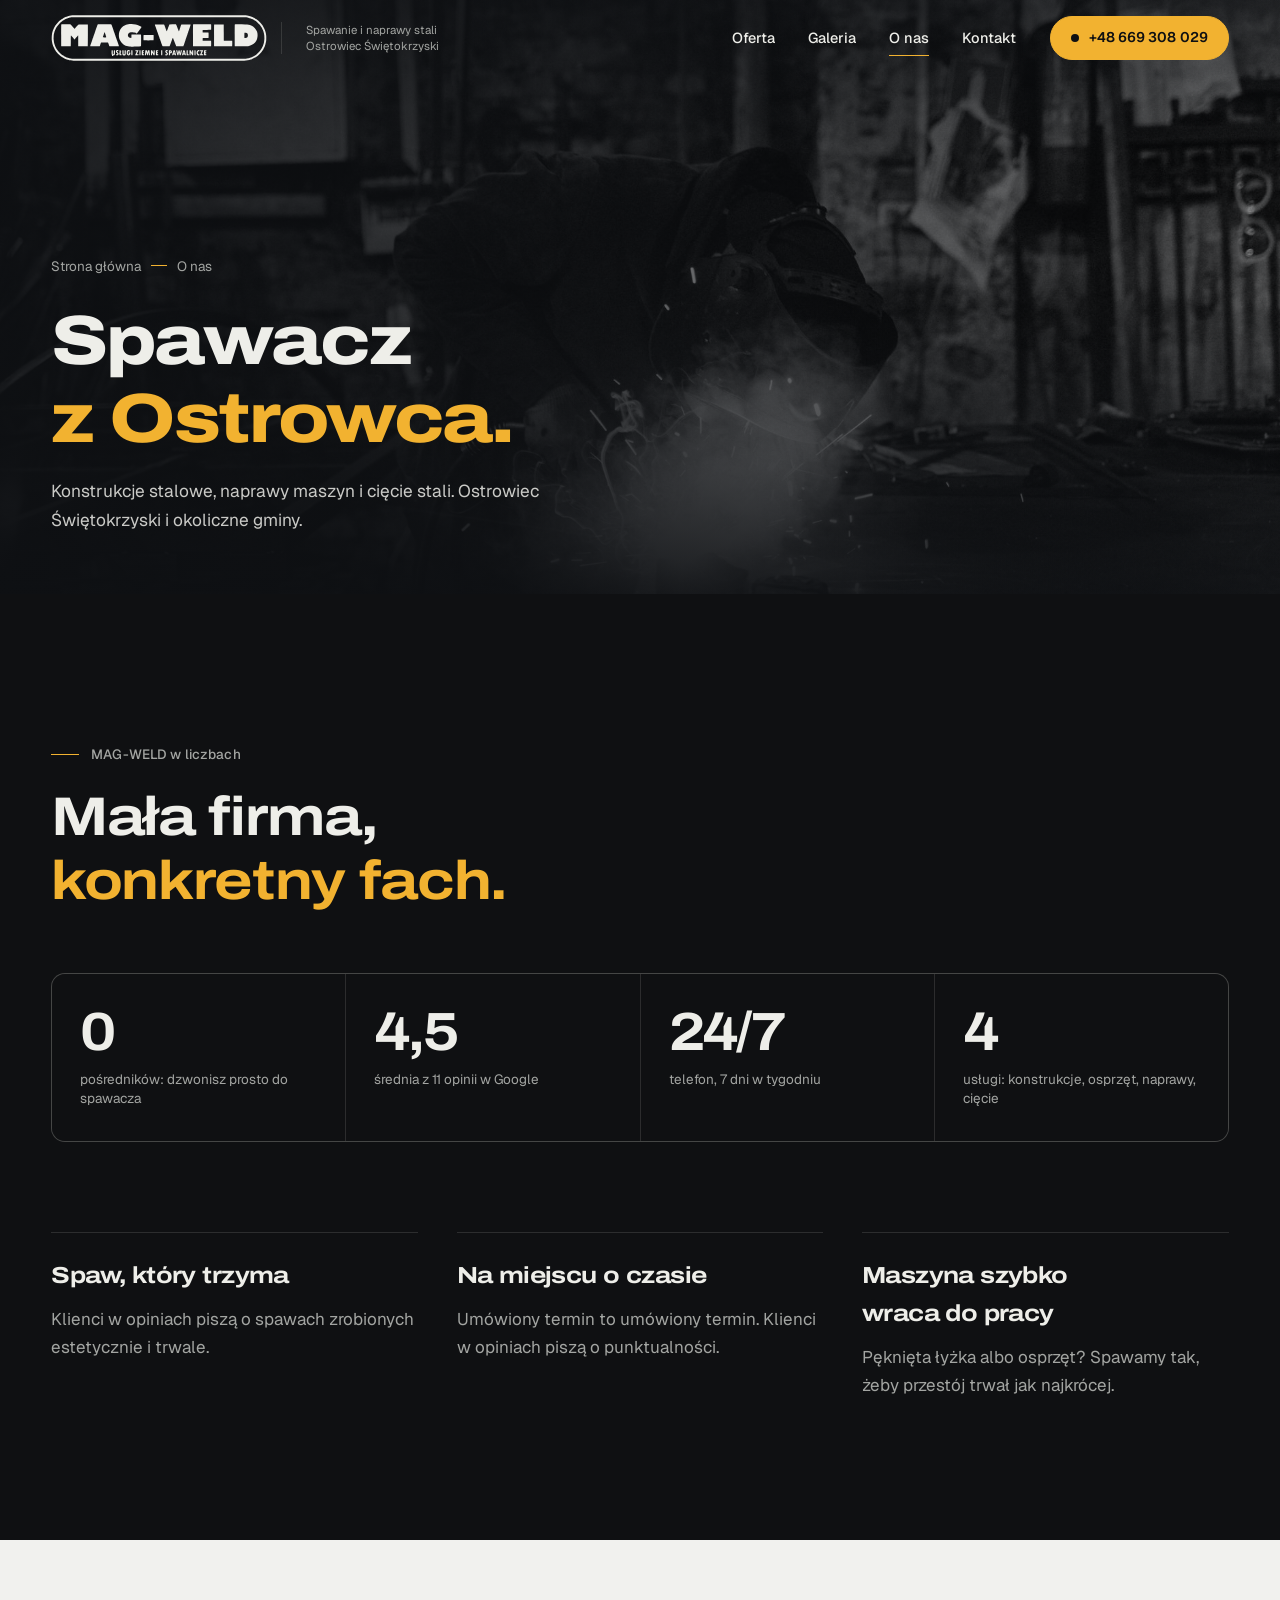
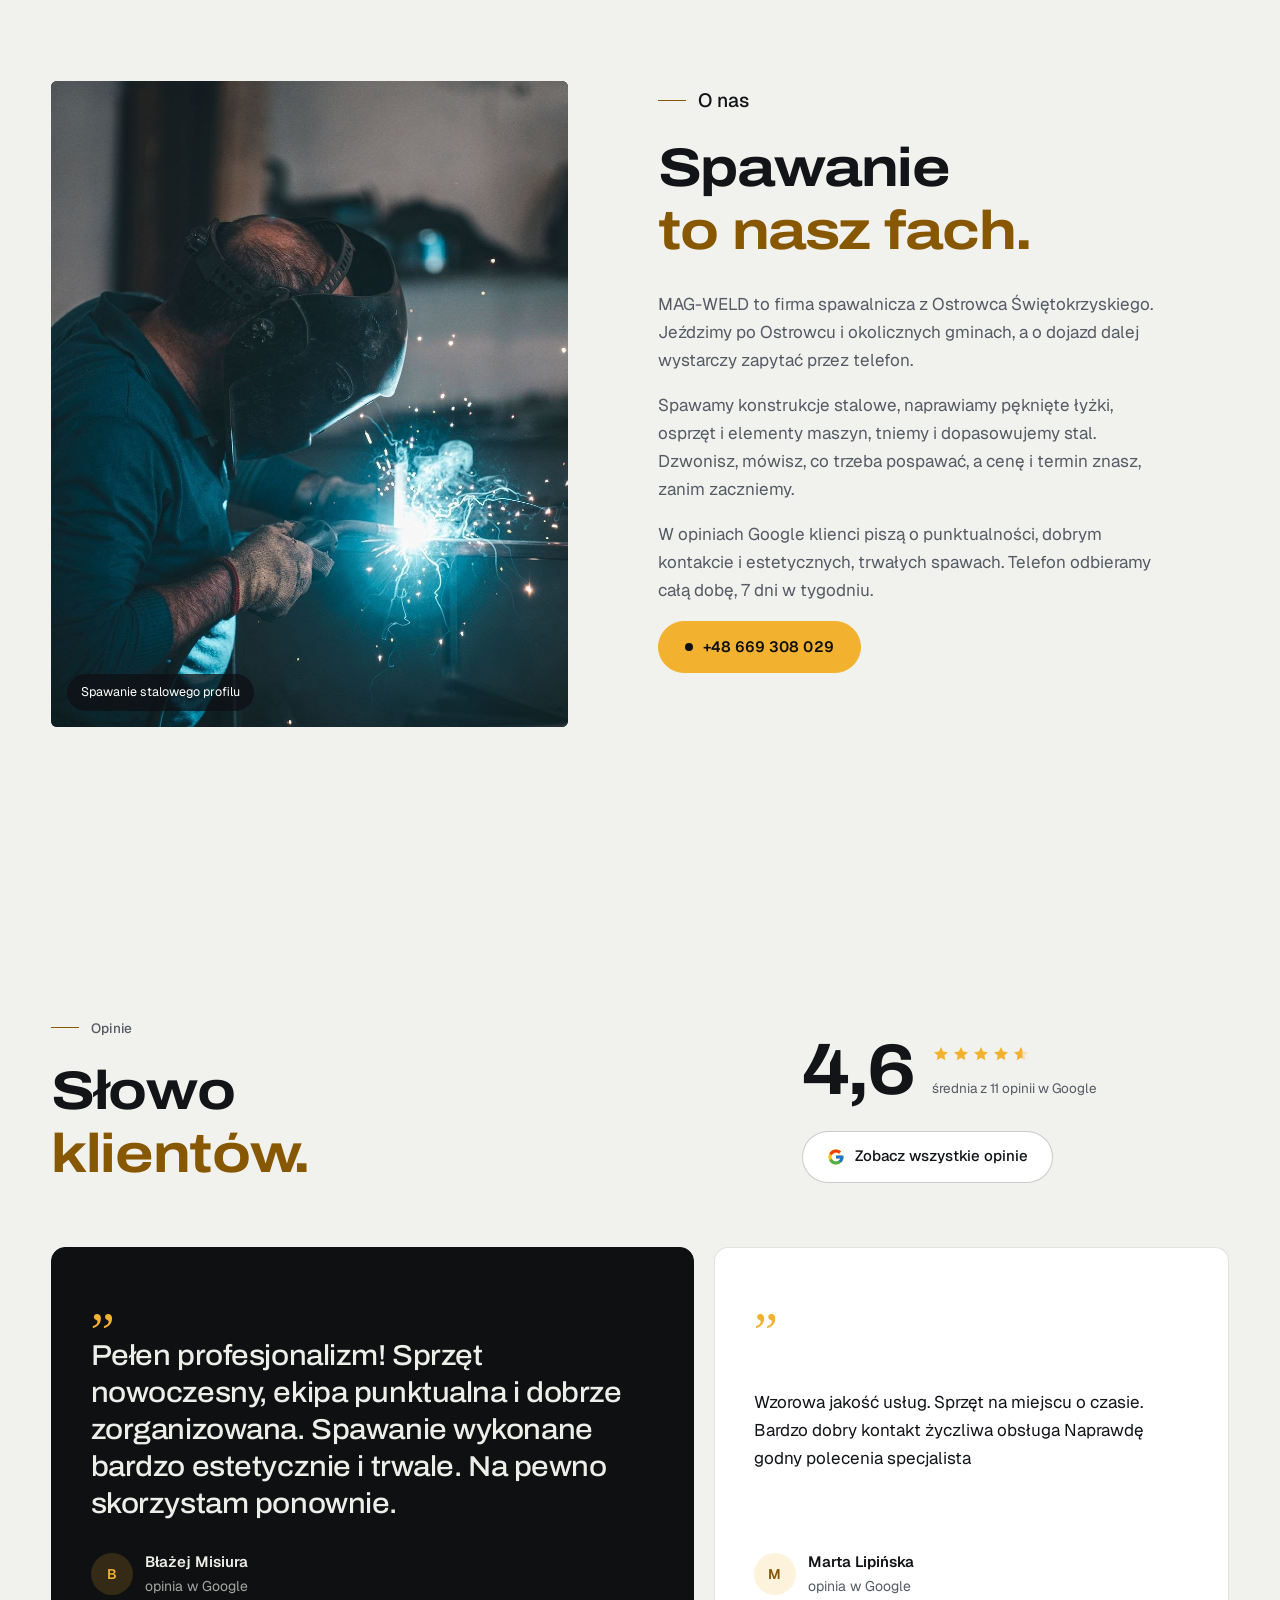
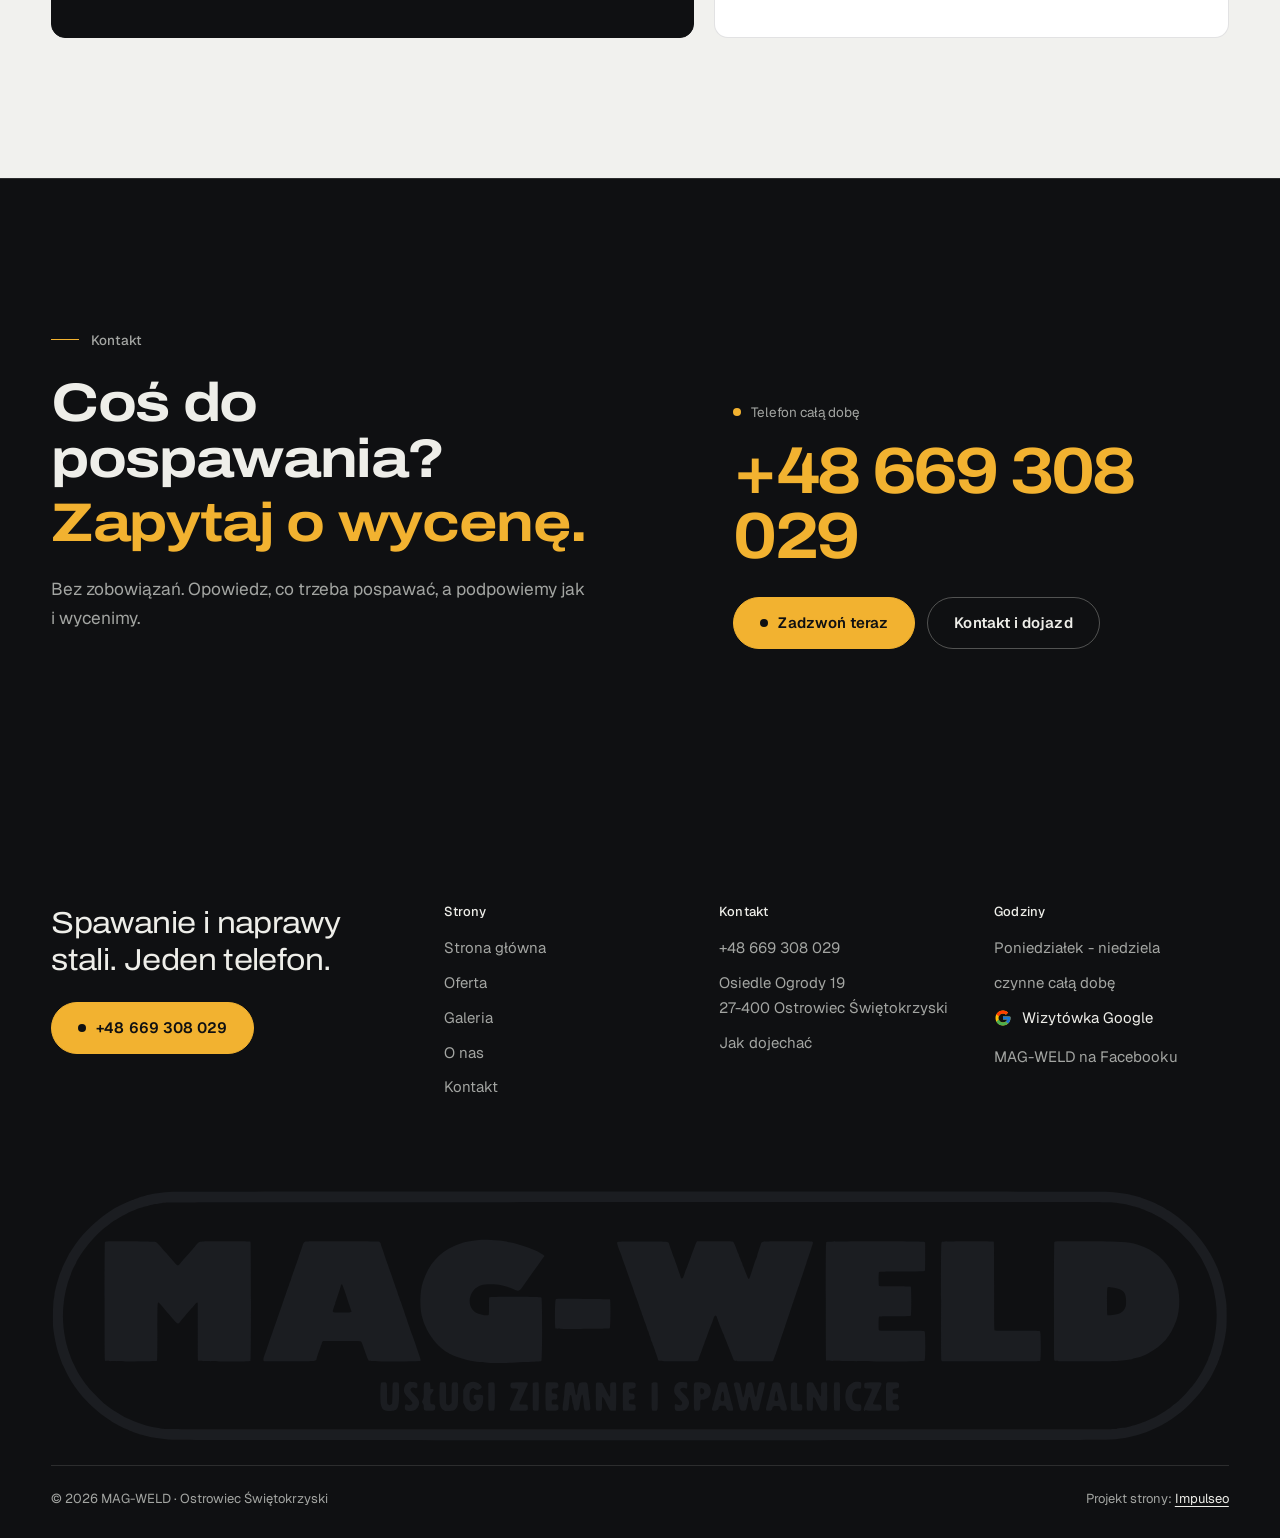
<file: o-nas.html>
<!DOCTYPE html>
<html lang="pl">
<head>
<meta charset="UTF-8">
<meta name="viewport" content="width=device-width, initial-scale=1.0">
<title>O nas - MAG-WELD | usługi spawalnicze Ostrowiec Świętokrzyski</title>
<meta name="description" content="MAG-WELD z Ostrowca Świętokrzyskiego: spawanie konstrukcji stalowych, naprawy łyżek, osprzętu i elementów maszyn, cięcie stali. Telefon całą dobę.">
<link rel="canonical" href="https://impulseo-pl.github.io/mag-weld/o-nas.html">
<meta name="robots" content="noindex, nofollow">
<meta name="theme-color" content="#0F1012">
<meta property="og:type" content="website">
<meta property="og:locale" content="pl_PL">
<meta property="og:site_name" content="MAG-WELD">
<meta property="og:title" content="O nas - MAG-WELD | usługi spawalnicze Ostrowiec Świętokrzyski">
<meta property="og:description" content="MAG-WELD z Ostrowca Świętokrzyskiego: spawanie konstrukcji stalowych, naprawy łyżek, osprzętu i elementów maszyn, cięcie stali. Telefon całą dobę.">
<meta property="og:url" content="https://impulseo-pl.github.io/mag-weld/o-nas.html">
<meta property="og:image" content="https://impulseo-pl.github.io/mag-weld/img/og.jpg">
<meta property="og:image:width" content="1200">
<meta property="og:image:height" content="630">
<meta name="twitter:card" content="summary_large_image">

<script>(function(){var d=document.documentElement;d.classList.add('js');try{if(!window.matchMedia('(prefers-reduced-motion: reduce)').matches)d.classList.add('anim');}catch(e){}setTimeout(function(){if(!d.classList.contains('anim-ok'))d.classList.remove('anim');},3500);})();</script>

<link rel="preload" as="image" href="img/w9.jpg" fetchpriority="high">
<link rel="preconnect" href="https://fonts.googleapis.com">
<link rel="preconnect" href="https://fonts.gstatic.com" crossorigin>
<link href="https://fonts.googleapis.com/css2?family=Archivo:wdth,wght@100..125,500..800&family=Geist:wght@400..600&display=swap" rel="stylesheet">
<link rel="stylesheet" href="assets/styles.css?v=20261114c">
<script src="assets/lenis.min.js?v=1.1.20" defer></script>
<script src="assets/main.js?v=20261113" defer></script>
</head>
<body>
<a class="skip" href="#tresc">Przejdź do treści</a>
<header class="site-head">
<div class="head-in">
  <a class="brand" href="index.html" aria-label="MAG-WELD - strona główna">
    <span class="znak"><svg class="wm" viewBox="10 12 3210 686" role="img" aria-label="MAG-WELD - usługi spawalnicze"><path pathLength="1" style="--i:0" d="M342.5 17.1C315 18.3 280.5 23.2 266.8 28C263.6 29.1 260.2 30 259.2 30C258.3 30 253 31.6 247.5 33.6C242 35.5 235 38 232 39.1C219.3 43.6 189.8 57.6 182.3 62.7C180.8 63.8 177.6 65.9 175.3 67.3C165.2 73.6 161.7 76 147.4 86.7C120.8 106.3 90.5 138.4 72.5 166C68.7 171.8 63.9 179.2 61.7 182.5C57.3 189.2 40.4 223.6 39.4 227.8C39 229.3 38.1 231.6 37.4 233C32.8 241.5 20.7 285.1 19.6 297C19.2 300.6 18.3 306.4 17.5 310C15.5 318.5 14.4 371 15.8 386C18.1 409.7 24.7 441 31.4 460.5C36.1 474.2 41.1 487.2 42.6 490C43.3 491.4 46.7 498.3 50.1 505.4C53.4 512.6 58.1 521.3 60.4 524.9C62.7 528.6 64.9 532.2 65.3 533C66.4 535.6 81.2 556.6 89 566.8C105.9 588.7 141.6 621.1 166.5 637.1C168.7 638.5 171.8 640.5 173.4 641.6C182.4 647.5 203.5 658.8 213.5 663.1C217.4 664.7 221.2 666.5 222.2 667C226.6 669.4 257 680 259.6 680C260.4 680 263.8 680.9 267.2 682.1C280.7 686.6 311.9 691.2 340.4 692.9C364.3 694.4 2852.7 694.4 2884.5 693C2923.4 691.2 2955 685.8 2982.5 676.2C2988 674.3 2995 671.9 2998 670.8C3010 666.7 3040 652.5 3047.7 647.3C3049.2 646.2 3052.3 644.2 3054.5 642.8C3056.7 641.5 3060.5 639.1 3063 637.5C3098.7 615.1 3137.1 576.2 3162.2 537C3172.5 521 3171.4 523 3188.6 487.6C3189.9 484.8 3191 482 3191 481.3C3191 480.6 3191.9 478.3 3193 476.3C3194.1 474.2 3195 471.8 3195 470.9C3195 469.9 3196.1 466.8 3197.5 463.8C3198.9 460.9 3200 457.8 3200 457C3200 456.2 3201.1 451.9 3202.4 447.5C3207.3 431.1 3212.4 405.3 3214.1 387.5C3215.1 377.2 3215.1 334 3214.1 323C3212.6 307 3206.4 274.4 3202.8 263.5C3202.3 261.8 3201 257.6 3200 254C3198 246.8 3194.6 237.2 3192.6 232.5C3191.8 230.8 3190.9 228.4 3190.5 227C3190.1 225.6 3188.7 222.5 3187.4 220C3186.2 217.5 3182.8 210.5 3180 204.5C3156.9 155.5 3110.2 102.8 3063.5 72.9C3061.3 71.5 3057.5 69.1 3055 67.5C3052.5 65.9 3048.9 63.7 3047 62.4C3040.9 58.5 3014.8 45.6 3007.5 42.8C2999.5 39.8 2994.7 38 2983.5 33.8C2979.1 32.2 2973.5 30.4 2971 30C2968.5 29.6 2963.8 28.3 2960.5 27.2C2947 22.7 2914.2 18.3 2884.5 17C2857.5 15.8 370.4 15.9 342.5 17.1ZM2891 45.5C2901.7 45.8 2912.3 46.4 2914.5 47C2916.7 47.5 2923.9 48.7 2930.4 49.5C2937 50.4 2942.7 51.3 2943.1 51.6C2944 52.1 2964.6 57.6 2970.8 59C2973.2 59.5 2977.7 61 2980.8 62.4C2984 63.7 2989.2 65.8 2992.5 67C2995.8 68.3 3001.2 70.5 3004.5 72C3007.8 73.5 3011.6 75.3 3013 75.9C3014.4 76.5 3016.2 77.4 3017 77.9C3017.8 78.4 3021.9 80.7 3026 83C3030.1 85.2 3035.1 88 3037.1 89.3C3039.1 90.5 3042.9 92.8 3045.6 94.4C3048.3 96.1 3053.8 99.9 3057.9 102.9C3061.9 106 3067.1 109.8 3069.4 111.4C3077.7 117.2 3089.9 128.8 3110.2 150.5C3119.8 160.7 3136.7 183.8 3145.6 198.9C3149.6 205.6 3164.2 235.5 3165.1 238.5C3165.5 240.1 3167.5 245.8 3169.5 251C3171.5 256.2 3174 263.7 3174.9 267.6C3175.9 271.5 3176.9 275.1 3177.3 275.6C3178.2 277.1 3183.7 305.3 3184.9 314.5C3189.3 348.3 3188 383.7 3181 418C3177.8 433.7 3170.3 459.4 3166.8 466C3165.8 467.9 3165 470.2 3165 471.1C3165 472.8 3150.1 503.9 3146.9 509C3146 510.4 3143.3 514.6 3140.9 518.5C3128.7 538 3122.6 545.8 3105.5 564.4C3092.3 578.7 3079.9 590.6 3072.2 596.3C3069.8 598.1 3065.8 601.2 3063.2 603.3C3054.4 610.3 3024.5 629.2 3020 630.5C3018.6 630.9 3016.4 632.1 3015.1 633.1C3013.8 634.2 3012 635 3011.1 635C3010.2 635 3008.2 635.8 3006.5 636.8C3000.5 640.4 2974.4 650.2 2963 653C2958.3 654.2 2951.7 656 2948.3 657.1C2944.9 658.1 2937 659.6 2930.7 660.4C2924.5 661.3 2917 662.5 2914 663.2C2909.5 664.3 2664.7 664.5 1616 664.5C389.5 664.5 323 664.4 313.5 662.8C308 661.8 299.5 660.4 294.5 659.6C275 656.5 237.8 644.6 223.9 637C221.9 635.9 219.6 635 218.7 635C217.9 635 216.2 634.2 214.9 633.1C213.6 632.1 211.5 631 210.2 630.6C209 630.2 205.2 628.1 201.7 626C198.3 623.9 191.5 619.8 186.7 616.8C181.9 613.9 175.1 609.4 171.7 606.7C168.3 604.1 163.8 600.8 161.7 599.4C153.7 594.1 140 581.1 119.8 559.5C114.2 553.6 106.5 543.7 97 530.5C94.3 526.8 87.2 515.9 84.3 511.1C79.9 503.7 65.7 474.3 64.5 470C63.8 467.5 61.4 460.6 59.1 454.7C56.8 448.7 55 443.1 55 442.2C54.9 441.3 54.3 438.7 53.5 436.5C52.7 434.3 50.7 426 49.1 418C41.9 382.1 40.7 350.4 45.1 315C46.5 303.9 51.6 278.6 53.5 273.5C54.3 271.3 54.9 268.7 55 267.8C55 266.9 56.8 261.3 59.1 255.3C61.4 249.4 63.8 242.5 64.5 240C65.8 235.5 70.7 224.6 73.4 220C74.3 218.6 76.5 214.1 78.5 210C80.5 205.9 83.3 200.6 84.8 198.3C86.3 196 89.4 191 91.8 187.3C108.6 161 144 122 160.6 111.4C162.2 110.4 166.4 107.2 170 104.4C173.6 101.6 179.9 97.2 184 94.7C188.1 92.2 194.4 88.3 198 86.1C201.6 83.8 206.1 81.3 208 80.5C209.9 79.6 212.2 78.5 213 78C213.8 77.4 215.6 76.5 217 75.9C218.4 75.3 221.3 74 223.5 72.9C234.2 67.9 254.9 60.2 263.5 58C266.3 57.3 272.3 55.6 277 54.3C281.7 53 289.8 51.2 295 50.4C300.2 49.6 308.6 48.1 313.5 47.2C321.9 45.6 400.4 45.5 1590 45C2287.1 44.7 2860.7 44.6 2864.5 44.7C2868.4 44.9 2880.3 45.2 2891 45.5Z"/><path pathLength="1" style="--i:1" d="M160.3 152.2C158.9 152.6 157.3 153.5 156.9 154.2C156.4 154.9 156 227.6 156 315.7C156 460 156.2 476 157.6 477.4C159.7 479.6 297 479.9 298.8 477.7C299.6 476.8 300 452.6 300.1 398.2C300.2 319.3 300.3 316.6 303.6 318.8C304.2 319.2 307.3 322.6 310.5 326.5C313.8 330.3 318 335.3 320.1 337.5C324.6 342.4 336.5 356.2 344.4 365.5C355.2 378.2 355.8 378.4 362.6 370.2C369.5 362 390.3 337.9 394 333.9C395.8 332 399.2 327.9 401.7 324.7C406.6 318.7 410 317.2 410 321.2C410 322.5 410 357.8 410 399.7C410 468.1 410.1 476 411.5 477.4C413.6 479.5 551.7 479.9 553.8 477.8C555.7 475.9 555.5 154.7 553.7 153.1C552.7 152.4 532.5 152 484.8 152C406.1 151.9 415.8 150.3 402.5 166C394.8 175 382.7 188.9 376.7 195.5C370.1 202.8 366.3 207.2 362.2 212.2C355.7 220.1 355.2 220 344.2 207.2C333 194.1 326.9 187.2 321 180.6C318.5 177.8 312.5 170.9 307.7 165.2C302.8 159.6 297.6 154.3 296 153.5C292.8 151.9 166.1 150.7 160.3 152.2Z"/><path pathLength="1" style="--i:2" d="M702.5 153C699.1 154.7 698 156.6 694.7 167C693.3 171.1 689 183.7 685 195C669 240.4 665.8 249.7 664.9 253.3C664.4 255.5 662.8 259.8 661.5 263.1C660.1 266.3 659 269.5 659 270.2C659 270.9 658.1 273.3 657.1 275.5C656.1 277.7 653.7 284.2 651.9 290C650.1 295.8 648 301.8 647.2 303.5C646.3 305.1 645.3 308.1 644.9 310C644.1 313.3 642 319.5 635 339C633.4 343.7 630 353.3 627.5 360.5C625.1 367.6 621.4 378 619.5 383.5C617.5 389 615.2 395.5 614.5 398C613.7 400.5 611.7 406.3 610 411C608.3 415.7 604.9 425.3 602.5 432.5C596.2 451 594.2 456.7 591.4 463.7C588.2 471.8 588.1 477.8 591.3 478.5C592.5 478.8 624.2 478.9 661.7 478.8C738.8 478.5 732.1 479.3 734.5 469.9C735.9 464.2 741.4 447.9 743 444.5C743.5 443.4 744.4 440.6 745 438.3C745.6 436 746.5 433.8 747 433.5C747.6 433.2 748 431.8 748 430.6C748 429.3 748.8 427.2 749.8 426L751.6 423.8L803 423.9C843.6 424.1 854.8 424.4 855.8 425.4C857 426.6 862.5 441.6 870.6 465.5C872.6 471.4 874.8 476.2 876.1 477.2C879.2 479.8 1015 480 1017.1 477.4C1018.2 476 1017.6 473.4 1012.6 459.1C1009.4 450 1006.2 440.5 1005.5 438C1004.2 433.6 1001.3 425.5 995 408C990.4 395.4 982 371.2 980.3 365.5C979.5 362.7 978.1 359.1 977.3 357.5C976.4 355.8 975.2 352.2 974.5 349.5C973.7 346.7 971.5 340 969.5 334.5C967.5 329 965.4 322.8 964.9 320.7C964.4 318.6 963.3 315.9 962.6 314.7C961.8 313.5 960.9 310.9 960.5 309C960.1 307.1 959.1 304.1 958.2 302.5C957.4 300.8 956.1 297.2 955.4 294.5C954.7 291.7 953.3 287.2 952.2 284.5C951.1 281.7 948.5 274.5 946.5 268.5C944.4 262.4 940.3 250.5 937.3 242C934.3 233.5 931 224 930 221C929 218 926.7 211.7 925 207C923.3 202.3 921 195.8 920 192.5C916.3 180.9 913.7 173.4 911.4 167.3C910.1 163.9 909 160.2 909 159.1C909 156.6 905.9 153.3 902.8 152.5C901.5 152.2 856.6 151.8 803 151.7C718 151.5 705.1 151.7 702.5 153ZM809.8 285.6C819.6 315.2 826.8 336.5 828.1 339.7C830.6 345.8 829.8 346 803.5 346C776.1 346 776.8 346.2 779.4 337.2C780.3 334.1 782 329.2 783 326.5C784.1 323.7 785 320.7 785 319.8C785 318.8 785.8 316.1 786.9 313.8C789.6 307.6 800 275.4 800 273.3C800 271.1 802 268.8 803.5 269.3C804 269.5 806.9 276.8 809.8 285.6Z"/><path pathLength="1" style="--i:3" d="M1176.5 148C1145.6 151.1 1132.4 154.4 1109 164.8C1066.5 183.8 1040.2 214 1023.5 263.2C1014.8 288.9 1014.5 339.6 1023 363.2C1024.1 366.4 1025 369.5 1025 370.1C1025 370.7 1027.3 376.4 1030.1 382.9C1041.9 409.8 1060.5 433.7 1081.3 448.8C1088.6 454.1 1092.2 456.2 1103.5 461.8C1118.1 469 1151.1 478.1 1169.8 480C1214.2 484.6 1221 484.7 1276 482.1C1287.8 481.6 1308.2 480.8 1321.3 480.4C1337.9 479.9 1345.6 479.3 1346.8 478.4C1349.5 476.4 1349.5 307.5 1346.8 304.8C1344.3 302.3 1207.1 302 1205 304.5C1204.1 305.6 1203.8 312 1203.9 328.6C1204 344.5 1203.7 351.6 1202.9 352.6C1200.3 355.8 1177.7 351.8 1168.7 346.6C1154.8 338.4 1148.2 321.3 1152.5 304.5C1156.8 287.8 1166.6 276.9 1182.7 271.4C1192.4 268 1224.4 268.1 1237.5 271.6C1240.8 272.5 1245.8 273.6 1248.5 274.2C1253.1 275 1258.9 277.1 1274.1 283.6C1286 288.6 1287.5 288.1 1296.5 274.7C1304.1 263.3 1304.8 262.4 1310.5 254.5C1313.3 250.6 1317.4 245 1319.5 242C1321.6 239 1326.1 232.7 1329.4 228C1332.7 223.3 1339 214.3 1343.4 208C1347.9 201.7 1352.3 195.7 1353.3 194.8C1356.5 191.5 1355.7 190.5 1344.4 184.1C1335 178.8 1323.3 173.5 1312 169.6C1283.4 159.6 1272.4 156.3 1263.1 155C1259 154.4 1255.4 153.8 1255 153.5C1249.1 149.8 1195.7 146.1 1176.5 148Z"/><path pathLength="1" style="--i:4" d="M1385.8 310.2C1383.3 312.7 1383 386.9 1385.4 389.3C1387.5 391.4 1530.8 391.2 1533.3 389.1C1535.6 387.3 1535.9 312 1533.7 310.1C1532.7 309.4 1510.9 309 1459.9 308.8C1392.1 308.5 1387.4 308.6 1385.8 310.2Z"/><path pathLength="1" style="--i:5" d="M1815.3 151.7L1771 152L1769.5 154.3C1768.7 155.6 1766.9 159.8 1765.6 163.6C1764.2 167.4 1761.7 174.1 1760 178.5C1758.3 182.9 1756 189.2 1754.8 192.5C1753.7 195.8 1751 202.9 1748.9 208.4C1746.8 213.8 1745 218.7 1745 219.4C1745 220 1744.3 221.8 1743.4 223.5C1741.6 226.8 1738.9 234.1 1735.8 244C1732 256 1728.5 256.7 1725.5 246.2C1724.6 243 1723.2 239.1 1722.4 237.5C1721.6 235.8 1720.4 232.2 1719.6 229.5C1718.8 226.7 1716.7 220.7 1715 216C1713.3 211.3 1711 204.9 1710 201.7C1709 198.5 1707.7 195.3 1707.2 194.7C1706.7 194 1705.8 191.7 1705.2 189.5C1704.6 187.3 1702.5 181 1700.5 175.5C1698.5 170 1696.2 163.3 1695.4 160.5C1692.9 151.8 1699.3 152.5 1623.3 152.2C1552.6 151.9 1553 151.9 1553 156.3C1553 158.4 1558.9 175.6 1562.1 182.8C1563.1 185.1 1564.4 188.7 1564.9 190.8C1565.4 192.8 1567.3 198.3 1569 203C1570.8 207.7 1574.6 218.5 1577.6 227C1580.5 235.5 1584 245.6 1585.5 249.5C1586.9 253.3 1588.7 258.3 1589.4 260.5C1590.2 262.7 1592.4 269 1594.4 274.5C1596.4 280 1598.9 287.2 1599.9 290.5C1601 293.8 1603.5 300.8 1605.5 306C1607.5 311.2 1609.7 317.5 1610.5 320C1613 328.2 1616.8 338.8 1618.3 341.7C1619.1 343.2 1620.1 346.3 1620.5 348.5C1620.9 350.7 1621.6 353 1622.1 353.6C1622.6 354.3 1623.9 357.6 1624.9 361.1C1626 364.6 1628.2 371.1 1630 375.5C1631.8 379.9 1633.9 386 1634.7 388.9C1635.5 391.9 1636.8 395.3 1637.5 396.4C1638.2 397.6 1639.1 399.8 1639.4 401.5C1639.8 403.1 1641.2 407.3 1642.6 410.7C1643.9 414.1 1645 417.7 1645 418.7C1645 419.7 1646.2 422.7 1647.5 425.5C1648.9 428.2 1650 431.3 1650 432.3C1650 433.4 1650.7 435.4 1651.5 436.8C1652.3 438.3 1653.9 442.2 1654.9 445.5C1656 448.8 1658.3 455.3 1660 460C1661.7 464.7 1663.5 470 1664 471.9C1665.8 478.9 1662.5 478.5 1719.9 478.8C1778 479.1 1773.6 479.7 1775.8 471.5C1776.4 469.3 1778.3 463.9 1780 459.5C1781.7 455.1 1784.2 448.3 1785.6 444.5C1786.9 440.6 1788.4 436.6 1788.9 435.5C1789.4 434.4 1790.5 431.5 1791.3 429C1792.1 426.5 1794 421.3 1795.5 417.5C1798.6 409.4 1803.5 396.2 1805.4 390.5C1806.2 388.3 1808.3 382.9 1810 378.5C1811.8 374.1 1814.3 367 1815.7 362.7C1819.1 352 1823.1 350.9 1825.6 360.1C1826.8 364.8 1839.8 397.8 1843 404.6C1844.1 406.9 1845 409.1 1845 409.6C1845 410.1 1846.6 414.4 1848.6 419C1850.5 423.7 1854.3 433.1 1857 440C1859.7 446.9 1863.5 456.2 1865.4 460.8C1867.3 465.4 1869.2 470.4 1869.5 472C1869.9 473.7 1871.3 475.9 1872.7 477C1875.2 478.9 1876.7 479 1925.9 479C1964.9 479 1977 478.7 1978.2 477.8C1979.6 476.7 1987.8 453.3 2004.1 404C2004.7 402.1 2006 398.2 2007 395.5C2008 392.7 2009.6 387.8 2010.7 384.5C2011.8 381.2 2017.2 365 2022.8 348.5C2028.4 332 2033.4 316.9 2034.1 315C2034.7 313.1 2036.3 308.6 2037.5 305C2041.7 292.8 2044.2 285.5 2045.5 281C2046.2 278.5 2047.5 275.1 2048.4 273.5C2049.3 271.8 2050 269.8 2050 269C2050 268.2 2051.9 262.3 2054.1 256C2056.3 249.7 2058.8 242.5 2059.5 240C2060.2 237.5 2062.5 230.8 2064.5 225C2066.5 219.2 2068.8 212.5 2069.5 210C2070.3 207.5 2074.5 194.8 2079 181.8C2083.4 168.7 2087 157.2 2087 156.1C2087 151.7 2087.4 151.7 2017.9 151.9C1945.6 152.1 1946.7 152 1945.5 157.8C1945.2 159.3 1944.1 162.7 1943.1 165.5C1939.4 175.6 1935 189.9 1935 191.5C1935 192.4 1934.3 194.4 1933.5 195.8C1932 198.4 1928.8 207.4 1925 219.5C1924 222.8 1922.1 228.4 1920.9 232C1919.7 235.6 1917.5 242.1 1916.1 246.5C1914.4 251.6 1912.9 254.5 1912 254.5C1911.1 254.5 1909.3 251.4 1907.4 246.5C1905.7 242.1 1903.6 236.9 1902.7 235C1901.9 233.1 1900.7 229.9 1900.1 227.9C1899.5 225.9 1898.1 222.6 1897 220.5C1895.9 218.3 1895 215.9 1895 215C1895 214.2 1893.8 211.2 1892.5 208.5C1891.1 205.7 1890 202.8 1890 202C1890 201.2 1888.9 198.4 1887.5 195.8C1886.1 193.2 1885 190.3 1885 189.3C1885 188.3 1884.3 186.4 1883.4 185.1C1882.5 183.9 1880.9 180.3 1880 177.2C1876.6 166.6 1871.2 154.6 1869.3 153.3C1866.6 151.5 1863.1 151.4 1815.3 151.7Z"/><path pathLength="1" style="--i:6" d="M2123.7 153.8C2122.1 155.5 2122 168.2 2122 315.4C2122 423.6 2122.3 475.8 2123 477.1C2124.6 480 2388.7 480.1 2391.3 477.2C2393.9 474.3 2394 400.8 2391.5 398C2389.7 396.1 2388 396 2329.8 396C2290.4 396 2269.2 395.6 2267.9 395C2266.1 394 2266 392.7 2266 376.2C2266 363.7 2266.4 358 2267.2 357.2C2268.1 356.3 2279.1 356 2310.5 356C2341.9 356 2352.9 355.7 2353.8 354.8C2355.6 353 2355.5 276.1 2353.7 275.4C2353 275.2 2333.4 274.9 2310.2 274.7C2273.9 274.5 2267.8 274.3 2267 273C2265.7 271 2265.7 238 2267 236C2267.8 234.7 2276 234.5 2329.1 234.3C2373.9 234.1 2390.6 233.8 2391.6 232.9C2392.8 232 2393 225.1 2393 193.4L2393 155.1L2390.8 153.6C2387 150.9 2126 151.2 2123.7 153.8Z"/><path pathLength="1" style="--i:7" d="M2438.5 153.6C2436.5 155.1 2436.5 156.4 2436.2 314.7C2436 456.7 2436.2 474.6 2437.5 476.7L2439 479L2572 479C2691.4 479 2705 478.8 2706.4 477.4C2709 474.8 2708.8 400 2706.2 397.7C2704.5 396.2 2698.8 396 2644.6 396C2605.3 396 2584.2 395.6 2582.9 395C2581 394 2581 391.5 2581 274.2C2581 182.3 2580.7 154.1 2579.8 153.2C2577.8 151.2 2441.2 151.6 2438.5 153.6Z"/><path pathLength="1" style="--i:8" d="M2748.3 152.2C2746.9 152.6 2745.3 153.5 2744.9 154.2C2744.4 154.9 2744 227.4 2744 315.2C2744 473.7 2744 475 2746 477C2748 479 2749.3 479 2827.3 479C2889.6 479 2909.7 478.7 2921.5 477.5C2945.1 475.2 2953.2 474.1 2958 472.5C2960.5 471.7 2965.4 470.4 2969 469.6C2978.4 467.6 2988.2 463.7 3001.5 456.8C3039.3 437.1 3061.5 411.3 3077.4 368.5C3088.7 338.1 3088.3 289.5 3076.5 259.3C3059.7 216.1 3029.9 184.5 2989.5 167.3C2964.6 156.6 2942 152.9 2899 152.3C2842.9 151.6 2750.9 151.5 2748.3 152.2ZM2908.2 278.4C2933.5 282.9 2940.5 291 2940.5 315.5C2940.4 328.2 2940.4 328.7 2937.2 334.7C2933.5 342 2925.8 348.3 2918.8 349.9C2907.7 352.4 2891 354.4 2889.8 353.2C2888 351.4 2888.1 279.8 2889.9 277.6C2891.6 275.5 2891.9 275.6 2908.2 278.4Z"/><path pathLength="1" style="--i:9" d="M981.1 538.7C976.7 541.8 975.3 543.5 973.9 547.5C969.6 559.9 971.8 566.4 985 579.5C996.1 590.6 997.2 593.1 992.4 596.9C989.3 599.3 986.5 599.5 983 597.5C976.8 594 974.2 596.4 974.4 605.2C974.7 613 976.9 614.5 988.3 614.5C1000.3 614.5 1005.7 611.6 1010.8 602.4C1016.9 591.4 1014.1 583.1 999.4 568.7C988.9 558.5 987.8 555.7 993.1 551.7C995.7 549.8 995.9 549.8 1001.1 551.5C1007.5 553.7 1009 552.4 1009 544.9C1009 537 1007 535.6 995.8 535.2L986.5 534.9L981.1 538.7Z"/><path pathLength="1" style="--i:9" d="M1148.4 538C1141.8 541.5 1141.1 542.3 1136.8 551L1133.6 557.5L1133.6 574.5L1133.5 591.5L1136.9 598.7C1142.2 610.1 1149.4 615 1161.1 615C1178 615 1187.6 603.7 1188.2 583.2C1188.6 570.4 1188.7 570.6 1175.8 570.2C1163.5 569.9 1162 570.7 1162 578.2C1162 582.8 1162.2 583.1 1165.5 584.7C1171.6 587.6 1171.2 593 1164.7 596.5C1159.9 599 1155.3 596.5 1152.8 589.9C1150.9 584.9 1150.3 566.8 1152 561.1C1153.8 554.7 1161.3 549.5 1163.5 553C1163.9 553.6 1165.9 554.9 1168 556L1171.9 558L1177.7 555.3C1185.7 551.5 1186.1 548.6 1179.5 542.3C1170.7 533.9 1159.2 532.4 1148.4 538Z"/><path pathLength="1" style="--i:9" d="M1721.2 536C1712.9 539.5 1708.5 546.9 1708.5 557.5C1708.5 565.8 1710.8 569.9 1721.4 580.2C1728.8 587.4 1730.3 589.3 1730.3 591.9C1730.3 598.6 1724.5 600.8 1717 596.9C1711.1 593.8 1709.7 595.3 1710.2 604.2C1710.7 613.6 1711.6 614.3 1723.2 614.7C1735.2 615.1 1741.6 611.9 1746.5 602.9C1752.7 591.5 1749.6 582.4 1735 568.3C1724.7 558.4 1723.9 556.8 1727.1 553.4C1729.8 550.6 1735.7 550.1 1739.4 552.5C1741.6 553.9 1741.9 553.9 1743.5 552.4C1745.5 550.4 1745.3 538.9 1743.2 536.8C1741.7 535.3 1724.4 534.6 1721.2 536Z"/><path pathLength="1" style="--i:9" d="M2195.4 537.3C2183.7 543.6 2177.9 552.5 2175.7 567.2C2171.9 593.1 2186.6 615 2207.6 615C2217.5 615 2219 613.7 2219 605.5C2219 597.3 2217.8 596 2210 596C2200.9 596 2195.8 590.8 2194.4 580.2C2192.3 563.8 2199.8 551.7 2211.2 553.4C2217.2 554.2 2218.3 553.2 2218.8 546.1C2219.5 536.4 2218 535 2207.7 535C2201.2 535.1 2198.7 535.5 2195.4 537.3Z"/><path pathLength="1" style="--i:9" d="M909.7 537.8C907.4 540.3 907.2 586.7 909.4 597.4C912.3 610.9 917.4 614.5 933.6 614.5C955.8 614.5 959 608.2 959 564.8C959 535.8 959.1 536 949.7 536C940.6 536 941 534.7 940.7 565.5C940.5 580.3 940 593.2 939.6 594.1C938.6 596.3 933.2 599.2 931.7 598.4C925.8 595.1 926 595.9 926 567C926 535.5 926.2 536 917.1 536C912.8 536 910.9 536.5 909.7 537.8Z"/><path pathLength="1" style="--i:9" d="M1030.5 536.7C1026.1 537.9 1026 538.4 1026 559.4C1026 579 1025.9 579.6 1023.5 583.5C1020.4 588.5 1020.4 589.8 1023.5 594C1025.5 596.8 1026 598.5 1026 603.7C1026 613.3 1027.1 614 1041.8 614C1055.5 614 1056.4 613.5 1057.5 605.7C1058.5 599.3 1056.4 596 1051.4 596C1044.4 596 1044 595.3 1044 582.5C1044 571.4 1044.1 571 1046.8 567.8C1054.4 558.8 1055 555.3 1048.8 554.8L1044.5 554.5L1044 546.3C1043.7 541.8 1043.2 537.8 1042.8 537.4C1041.8 536.5 1033.1 536 1030.5 536.7Z"/><path pathLength="1" style="--i:9" d="M1070 537.9C1068.6 540.6 1068.7 589.4 1070.1 596.2C1071.8 604 1074.3 608.3 1079.2 611.6C1083.3 614.4 1084 614.5 1094.6 614.5C1108.3 614.5 1112.6 612.3 1116.9 603C1119.5 597.6 1119.5 597.2 1119.8 569.2C1120.2 535.7 1120.2 536 1111.7 536C1101.7 536 1102 535 1102 565.7L1102 592.2L1098.6 595.6C1094.5 599.7 1094 599.7 1090.1 596.4L1087 593.8L1087 567.1C1087 535.2 1087.3 536 1077.5 536C1072.2 536 1070.9 536.3 1070 537.9Z"/><path pathLength="1" style="--i:9" d="M1204.2 537.6L1202 539.1L1202 574.6C1202 615.7 1201.6 614 1211.4 614C1220.3 614 1220 615.3 1220 575C1220 534.8 1220.3 536 1211.7 536C1208.6 536 1205.5 536.6 1204.2 537.6Z"/><path pathLength="1" style="--i:9" d="M1264.5 537.4C1262 539.2 1261.3 547.3 1263.4 550.5C1264.9 552.8 1265.6 553 1273 553C1281.5 553 1284.6 554.5 1283.1 557.8C1282.7 558.7 1281.6 561.3 1280.6 563.5C1279.6 565.7 1277.8 569.7 1276.6 572.5C1275.3 575.2 1273.1 580.4 1271.5 584C1270 587.6 1267 594.1 1264.9 598.5C1257.2 614.7 1256.4 614 1284.1 614C1309.5 614 1310 613.8 1310 605.4C1310 597.6 1309.3 597 1299 597C1285 597 1284.7 596.4 1290.9 583.5C1293.1 579.1 1296.3 572.1 1298 568C1302.2 558.1 1304.7 552.5 1307.6 546.9C1310.3 541.6 1310.6 538.8 1308.7 537.1C1306.7 535.5 1266.7 535.8 1264.5 537.4Z"/><path pathLength="1" style="--i:9" d="M1325.2 537.6L1323 539.1L1323 575C1323 606.3 1323.2 611.1 1324.6 612.4C1326.7 614.6 1337.2 614.6 1339 612.5C1340.7 610.5 1340.5 539.3 1338.8 537.3C1337.3 535.5 1327.9 535.6 1325.2 537.6Z"/><path pathLength="1" style="--i:9" d="M1359.7 537.8C1357 540.8 1357.2 609.9 1359.8 612.3C1361.3 613.7 1364 614 1375.2 614C1391.9 614 1393.5 613.2 1393.5 605C1393.5 597.7 1390.9 595.6 1383 596.5C1377 597.2 1375.4 596.4 1375 592.5C1374.2 585.4 1376.5 582.5 1382.1 583.4C1387.2 584.2 1388.8 583.4 1389.9 579.3C1392.1 571.3 1389.6 567 1382.6 567C1376.2 567 1375 565.9 1375 560C1375 554 1376.2 553 1383.5 553C1392 553 1395 549.3 1392.9 541.5C1391.5 536.5 1389.7 536 1374.7 536C1363 536 1361.1 536.2 1359.7 537.8Z"/><path pathLength="1" style="--i:9" d="M1414 538.3C1411.2 541.2 1411.4 539.9 1409 569C1408.5 575.3 1407.6 582.7 1407.1 585.5C1405.6 592.7 1404.1 609.1 1404.8 610.9C1405.7 613.4 1407.1 614 1412.7 614C1420.1 614 1420.5 613.1 1422.4 591.9C1424.1 572.9 1424.5 571 1426.6 571C1428.2 571 1429.6 576.1 1430.5 585C1430.8 588.6 1431.7 593.1 1432.5 595C1433.3 596.9 1434.2 601.1 1434.5 604.3C1435.3 611 1437.5 614 1441.9 614C1446.9 614 1449.1 611.2 1450.5 602.9C1455.7 573 1456.4 570 1458 570C1459.5 570 1460.2 573.4 1461.1 584.5C1463.3 613.3 1463.6 614 1472 614C1478 614 1480.3 612.3 1480.3 607.9C1480.3 602.9 1478.2 585 1477.1 579.9C1476.6 577.5 1475.6 568.5 1475 560C1473.8 543.2 1472.8 538.5 1470.1 537.1C1467.1 535.4 1452.3 536 1450.7 537.9C1448.9 539.9 1446.2 551.4 1445.1 561.5C1443.8 572.5 1440.9 574.3 1439.5 565C1439.2 563.1 1438.3 558.3 1437.5 554.5C1436.7 550.6 1435.8 545.4 1435.5 542.8C1434.7 536.9 1433.7 536.3 1423.8 536.2C1417 536.1 1415.7 536.4 1414 538.3Z"/><path pathLength="1" style="--i:9" d="M1496.5 537.6C1495.2 538.9 1495 544 1495 575C1495 615.8 1494.6 614 1503.1 614C1511.6 614 1512 613.1 1512 593C1512 583.6 1512.4 576 1512.8 576C1514.7 576 1518.1 580.9 1521.1 588C1525.8 599.1 1532.9 611.9 1535 613C1537.6 614.4 1548.4 614.2 1549.8 612.8C1551.4 611.2 1551.5 540.9 1550 537.9C1549.1 536.4 1547.8 536 1543 536C1534.1 536 1533.6 537.2 1534.2 555.6C1534.9 576.6 1533.8 579.6 1528.9 569.7C1527.4 566.9 1523.4 558.7 1519.9 551.7C1516.5 544.7 1513.1 538.5 1512.4 537.9C1510.2 536.1 1498.3 535.9 1496.5 537.6Z"/><path pathLength="1" style="--i:9" d="M1570.6 537.3C1568.9 538.6 1568.7 541 1568.7 574.8C1568.7 602.7 1569 611.3 1570 612.5C1571 613.7 1573.9 614 1586 614C1603.4 614 1604 613.7 1604 604.9C1604 597.9 1603 597 1595.3 597C1588.1 597 1585 595 1585 590.2C1585 585.1 1587.6 582.7 1592.7 583.3C1598.9 584 1601 581.8 1601 575C1601 568.2 1598.9 566 1592.7 566.7C1587.5 567.3 1585 564.9 1585 559.3C1585 554.9 1588 553 1595.2 553C1602 553 1604 551 1604 544.3C1604 536.8 1602.4 536 1586.2 536C1576.3 536 1571.9 536.4 1570.6 537.3Z"/><path pathLength="1" style="--i:9" d="M1649.3 537.5L1647 539.1L1647 574.6C1647 615.4 1646.7 614 1655.8 614C1664.6 614 1664.1 616.3 1664.2 575.1C1664.2 550.8 1663.8 538.4 1663.1 537.7C1661.2 535.8 1651.8 535.7 1649.3 537.5Z"/><path pathLength="1" style="--i:9" d="M1764.2 537.8C1762.3 539.7 1762.2 541.3 1762.3 574.1C1762.3 614.6 1762.2 614 1771.3 614C1779.1 614 1780 612.4 1780 598.2C1780 585.1 1780.5 584 1785.8 584C1789.8 584 1798.5 580.5 1801.9 577.6C1813 567.8 1810.1 546 1796.8 539.8C1789.1 536.1 1767.2 534.8 1764.2 537.8ZM1787 553.5C1792.7 556.4 1791.8 565.3 1785.5 568.2C1781.4 570 1780 567.9 1780 560C1780 551.3 1781 550.4 1787 553.5Z"/><path pathLength="1" style="--i:9" d="M1831.7 537.8C1830.8 538.8 1829.6 541.3 1829.1 543.5C1825.6 556.9 1823.1 565.7 1822.5 567.2C1822.1 568.2 1821 572.5 1820 576.7C1817.5 587.7 1813.3 602.9 1811.8 606.8C1809.9 611.8 1813.3 614.4 1820.9 613.8C1827.1 613.2 1830 610.7 1830 605.9C1830 601.7 1833.2 600 1841.2 600C1848.6 600 1848.7 600.1 1851 607C1852.8 612.4 1855.5 614 1862.8 614C1870.4 614 1871.1 611.9 1867.7 600.8C1866.3 596.2 1863.9 587.8 1862.4 582C1861 576.2 1858.9 568.6 1857.9 565C1856.9 561.4 1855.4 555.5 1854.6 551.9C1853 544.8 1850.2 537.1 1849.1 536.9C1843.1 535.8 1833 536.3 1831.7 537.8ZM1842.5 563C1843.8 565.1 1845.8 582.4 1845 584.6C1843.3 588.9 1836.9 588.5 1835.5 584.1C1834.7 581.6 1837.6 565.2 1839.1 563.4C1840.4 561.8 1841.6 561.6 1842.5 563Z"/><path pathLength="1" style="--i:9" d="M1872.5 538C1870.7 540 1870.7 540.3 1872.3 545.3C1873.3 548.2 1874.7 553.8 1875.5 557.9C1876.3 561.9 1877.2 565.6 1877.5 566C1877.8 566.5 1878.9 570.8 1879.9 575.7C1888.2 613.9 1888.3 614 1897.1 614C1903.3 614 1904.7 612.7 1906 606.3C1906.7 603.1 1907.8 598 1908.6 595C1909.4 592 1910 588.2 1910 586.5C1910 581.7 1911.9 576 1913.6 576C1915.6 576 1916.3 578.3 1919.5 595.3C1922.6 612.2 1923.8 614 1931.5 614C1937.5 614 1939.7 611.8 1941.4 604C1942.2 600.4 1943.4 595.7 1943.9 593.5C1944.5 591.3 1945.6 586.6 1946.5 583C1947.3 579.4 1949.2 571.8 1950.6 566C1958 535.9 1958 535.5 1947.7 536.4C1941.5 537 1940.4 537.7 1939.5 542C1939.2 543.4 1938.2 547.2 1937.4 550.5C1936.5 553.8 1935.4 560.3 1934.9 565C1933.8 574.4 1931.9 577.9 1929.6 574.8C1928.9 573.8 1927.3 566.6 1926 558.8C1922.7 537.9 1921.1 535.2 1912.7 536.3C1907.1 537.1 1905.3 539.3 1904 547.5C1900.5 570.6 1898.9 577 1897 577C1895.8 577 1895.4 575.4 1891.6 556.9C1888.6 542.6 1887.9 540.3 1885.6 538.3C1882 535.2 1875.1 535.1 1872.5 538Z"/><path pathLength="1" style="--i:9" d="M1980.5 537C1977.2 538.3 1976.3 540.1 1975 547C1974.4 550.5 1973.4 554.3 1972.8 555.4C1972.2 556.4 1970.9 560.9 1969.9 565.4C1967.8 574.7 1962.9 593.1 1960.6 600.5C1957.2 611.2 1958.6 614 1967.1 614C1973.6 614 1975.4 612.5 1976.6 606.3C1977.5 601.5 1979.3 600.6 1987.5 600.5C1995.4 600.5 1998 601.7 1998 605.6C1998 609.8 2002 613.2 2007.8 613.8C2016.8 614.6 2018.1 610.2 2013.2 595.5C2012.1 592.2 2010.5 586.6 2009.6 583C2008.7 579.4 2006.6 571.3 2004.9 565C2003.2 558.7 2001.2 550.6 2000.3 547C1998.3 538.2 1995.8 536 1988.2 536.1C1985.1 536.1 1981.6 536.5 1980.5 537ZM1990.1 568.6C1990.6 572.4 1991.5 576.8 1992 578.4C1993.9 583.9 1992.1 587 1987.1 587C1983.1 587 1981.6 584.8 1982.4 580.2C1982.8 578.2 1983.5 573.7 1984.1 570.2C1985.9 557.8 1988.5 557.2 1990.1 568.6Z"/><path pathLength="1" style="--i:9" d="M2029 537.8C2026.8 539.6 2026.4 550.9 2026.9 605.2C2027 613.6 2027.7 614 2042.5 614C2057.5 614 2058 613.7 2058 604.6C2058 597.3 2057 596 2051.4 596C2043.9 596 2044 596.4 2044 566C2044 539.4 2044 539.1 2041.8 537.6C2038.7 535.4 2031.8 535.6 2029 537.8Z"/><path pathLength="1" style="--i:9" d="M2072.3 537.6C2070 539.5 2070 539.6 2069.9 574.8C2069.8 615.7 2069.4 614 2078.6 614C2086.9 614 2087 613.7 2087 593.9C2087 580.5 2087.3 577 2088.3 577C2090.1 577 2093.6 580.9 2094.5 584C2095.9 588.6 2106.3 609.5 2108.3 611.7C2110 613.6 2111.4 614 2116.2 614C2126.8 614 2126 617.3 2126 575C2126 533 2126.7 536.2 2117.2 536.2C2109.2 536.2 2108.8 537.2 2109.1 556.7C2109.5 580.4 2109.1 580.3 2097.5 556.6C2092.8 547.1 2088.3 538.7 2087.4 537.9C2084.7 535.7 2074.9 535.5 2072.3 537.6Z"/><path pathLength="1" style="--i:9" d="M2145 537.9C2143.2 541.4 2143.7 610.5 2145.6 612.4C2147.5 614.3 2158 614.6 2159.8 612.8C2160.7 611.9 2161 602.2 2161 575.5C2161 533.7 2161.5 536 2151.7 536C2147.2 536 2145.9 536.4 2145 537.9Z"/><path pathLength="1" style="--i:9" d="M2228.8 538C2227.3 539.2 2226.8 540.9 2226.7 544.7C2226.6 552.2 2227.7 553 2237.5 553C2249.2 553 2249.4 553.4 2243.5 566.8C2241 572.7 2238 579.3 2237 581.5C2226.8 603.4 2224.4 609.8 2225.7 611.8C2227.1 614.1 2270.2 614.7 2272.4 612.5C2275.5 609.4 2275.1 599.5 2271.8 597.3C2271.1 596.9 2266.5 596.5 2261.6 596.5C2251 596.5 2249.2 595.2 2252.4 589.7C2253.4 588 2256.9 580.4 2260.1 573C2266.9 557.7 2268.8 553.4 2271.9 547C2274.3 541.9 2274.6 538.7 2272.7 537.2C2270.5 535.3 2231.2 536 2228.8 538Z"/><path pathLength="1" style="--i:9" d="M2288 538C2286.1 539.9 2286 541.3 2286 574.8C2286 604.6 2286.2 609.9 2287.6 611.8C2289 613.9 2289.7 614 2304 614C2321 614 2322.1 613.4 2322.4 605C2322.5 599.2 2319.7 596.8 2312.8 596.5C2306.1 596.3 2305.2 595.8 2304.5 591.7C2303.3 585.5 2305.2 583 2311.2 583C2318.7 583 2319.5 582.2 2319.5 575.1C2319.5 567.8 2319.3 567.6 2311.7 567C2305.6 566.5 2305.5 566.5 2304.6 562.9C2303 556.4 2305.3 553.6 2312.5 553.2C2320.1 552.8 2322 551.2 2322 545.1C2322 536.5 2321.1 536 2304.4 536C2291.3 536 2289.8 536.2 2288 538Z"/></svg></span>
    <span class="brand-sub">Spawanie i&nbsp;naprawy stali<br>Ostrowiec Świętokrzyski</span>
  </a>
  <nav class="nav-links" aria-label="Menu główne">
    <a class="nl" href="oferta.html">Oferta</a><a class="nl" href="realizacje.html">Galeria</a><a class="nl" href="o-nas.html" aria-current="page">O&nbsp;nas</a><a class="nl" href="kontakt.html">Kontakt</a>
    <a class="btn btn-copper nav-cta" href="tel:+48669308029"><span class="live" aria-hidden="true"></span>+48 669 308 029</a>
  </nav>
  <button class="burger" type="button" aria-label="Otwórz menu" aria-expanded="false" aria-controls="mnav"><span></span><span></span></button>
</div>
</header>

<div class="mnav" id="mnav">
  <div class="mnav-in">
    <a class="ml" href="index.html">Strona główna</a><a class="ml" href="oferta.html">Oferta</a><a class="ml" href="realizacje.html">Galeria</a><a class="ml" href="o-nas.html" aria-current="page">O&nbsp;nas</a><a class="ml" href="kontakt.html">Kontakt</a>
    <div class="mnav-foot">
      <span>Telefon czynny całą dobę, 7 dni w&nbsp;tygodniu</span>
      <a class="btn btn-copper" href="tel:+48669308029"><span class="live" aria-hidden="true"></span>+48 669 308 029</a>
    </div>
  </div>
</div>
<main id="tresc">

<section class="pagehead">
  <div class="pagehead-media"><img src="img/w9.jpg" alt="Spawacz w przyłbicy przy pracy w warsztacie, czarno-białe ujęcie" width="1880" height="1253" decoding="async" fetchpriority="high" style="object-position:50% 50%"></div>
  <div class="ph-in">
    <p class="crumb up" style="--d:0"><a href="index.html">Strona główna</a><span class="sl" aria-hidden="true"></span>O&nbsp;nas</p>
    <h1><span class="ln"><span class="ln-i" style="--k:0">Spawacz</span></span><span class="ln"><span class="ln-i" style="--k:1"><em>z&nbsp;Ostrowca.</em></span></span></h1>
    <p class="ph-lead up" style="--d:300">Konstrukcje stalowe, naprawy maszyn i&nbsp;cięcie stali. Ostrowiec Świętokrzyski i&nbsp;okoliczne gminy.</p>
  </div>
</section>

<section class="sec dark">
  <div class="wrap">
    <div class="sec-head">
      <div>
        <p class="eyebrow rv">MAG-WELD w&nbsp;liczbach</p>
        <h2 class="h2 rv rv-h"><span class="ln"><span class="ln-i" style="--k:0">Mała firma,</span></span><span class="ln"><span class="ln-i" style="--k:1"><em>konkretny fach.</em></span></span></h2>
      </div>
    </div>
    <div class="numbers rv">
      <div class="stat"><b><span class="num" data-to="0">0</span></b><span>pośredników: dzwonisz prosto do spawacza</span></div>
      <div class="stat"><b><span class="num" data-to="4,6">4,6</span></b><span>średnia z&nbsp;11 opinii w&nbsp;Google</span></div>
      <div class="stat"><b>24/7</b><span>telefon, 7 dni w&nbsp;tygodniu</span></div>
      <div class="stat"><b><span class="num" data-to="4">4</span></b><span>usługi: konstrukcje, osprzęt, naprawy, cięcie</span></div>
    </div>
    <div class="vals">
      <div class="val rv"><h3>Spaw, który trzyma</h3><p>Klienci w&nbsp;opiniach piszą o&nbsp;spawach zrobionych estetycznie i&nbsp;trwale.</p></div>
      <div class="val rv" style="--d:100"><h3>Na miejscu o&nbsp;czasie</h3><p>Umówiony termin to umówiony termin. Klienci w&nbsp;opiniach piszą o&nbsp;punktualności.</p></div>
      <div class="val rv" style="--d:200"><h3>Maszyna szybko wraca do pracy</h3><p>Pęknięta łyżka albo osprzęt? Spawamy tak, żeby przestój trwał jak najkrócej.</p></div>
    </div>
  </div>
</section>

<section class="sec">
  <div class="wrap story">
    <figure class="fig pion rv-img rv">
      <img src="img/w4.jpg" alt="Spawacz w przyłbicy spawa stalowy profil" width="1880" height="1253" decoding="async" style="object-position:40% 50%">
      <figcaption class="fig-tag">Spawanie stalowego profilu</figcaption>
    </figure>
    <div class="story-txt">
      <p class="eyebrow rv">O&nbsp;nas</p>
      <h2 class="h2 rv rv-h"><span class="ln"><span class="ln-i" style="--k:0">Spawanie</span></span><span class="ln"><span class="ln-i" style="--k:1"><em>to nasz fach.</em></span></span></h2>
      <p class="rv" style="--d:100;margin-top:30px">MAG-WELD to firma spawalnicza z&nbsp;Ostrowca Świętokrzyskiego. Jeździmy po Ostrowcu i&nbsp;okolicznych gminach, a&nbsp;o&nbsp;dojazd dalej wystarczy zapytać przez telefon.</p>
      <p class="rv" style="--d:140">Spawamy konstrukcje stalowe, naprawiamy pęknięte łyżki, osprzęt i&nbsp;elementy maszyn, tniemy i&nbsp;dopasowujemy stal. Dzwonisz, mówisz, co trzeba pospawać, a&nbsp;cenę i&nbsp;termin znasz, zanim zaczniemy.</p>
      <p class="rv" style="--d:180">W&nbsp;opiniach Google klienci piszą o&nbsp;punktualności, dobrym kontakcie i&nbsp;estetycznych, trwałych spawach. Telefon odbieramy całą dobę, 7 dni w&nbsp;tygodniu.</p>
      <a class="btn btn-copper rv" href="tel:+48669308029" style="--d:220"><span class="live" aria-hidden="true"></span>+48 669 308 029</a>
    </div>
  </div>
</section>
<section class="opinie sec" id="opinie">
  <div class="wrap">
    <div class="sec-head">
      <div>
        <p class="eyebrow rv">Opinie</p>
        <h2 class="h2 rv rv-h"><span class="ln"><span class="ln-i" style="--k:0">Słowo</span></span><span class="ln"><span class="ln-i" style="--k:1"><em>klientów.</em></span></span></h2>
      </div>
      <div class="side rv" style="--d:120">
        <div class="op-meta"><span class="big">4,6</span><span><span class="stars" aria-label="Ocena 4,6 na 5"><svg viewBox="0 0 24 24" aria-hidden="true"><path fill="currentColor" d="M12 2.8l2.8 5.9 6.4.8-4.7 4.4 1.2 6.3L12 17.1l-5.7 3.1 1.2-6.3L2.8 9.5l6.4-.8z"/></svg><svg viewBox="0 0 24 24" aria-hidden="true"><path fill="currentColor" d="M12 2.8l2.8 5.9 6.4.8-4.7 4.4 1.2 6.3L12 17.1l-5.7 3.1 1.2-6.3L2.8 9.5l6.4-.8z"/></svg><svg viewBox="0 0 24 24" aria-hidden="true"><path fill="currentColor" d="M12 2.8l2.8 5.9 6.4.8-4.7 4.4 1.2 6.3L12 17.1l-5.7 3.1 1.2-6.3L2.8 9.5l6.4-.8z"/></svg><svg viewBox="0 0 24 24" aria-hidden="true"><path fill="currentColor" d="M12 2.8l2.8 5.9 6.4.8-4.7 4.4 1.2 6.3L12 17.1l-5.7 3.1 1.2-6.3L2.8 9.5l6.4-.8z"/></svg><span class="st-h"><svg viewBox="0 0 24 24" aria-hidden="true"><path fill="currentColor" d="M12 2.8l2.8 5.9 6.4.8-4.7 4.4 1.2 6.3L12 17.1l-5.7 3.1 1.2-6.3L2.8 9.5l6.4-.8z"/></svg><svg class="st-fill" viewBox="0 0 24 24" aria-hidden="true"><path fill="currentColor" d="M12 2.8l2.8 5.9 6.4.8-4.7 4.4 1.2 6.3L12 17.1l-5.7 3.1 1.2-6.3L2.8 9.5l6.4-.8z"/></svg></span></span><small>średnia z&nbsp;11 opinii w&nbsp;Google</small></span></div>
        <a class="op-google" href="https://maps.google.com/?cid=16993786873835529174" target="_blank" rel="noopener"><svg class="g-logo" viewBox="0 0 48 48" aria-hidden="true"><path fill="#FFC107" d="M43.6 20.5H42V20H24v8h11.3C33.7 32.7 29.2 36 24 36c-6.6 0-12-5.4-12-12s5.4-12 12-12c3.1 0 5.8 1.2 7.9 3.1l5.7-5.7C34 6.1 29.3 4 24 4 12.9 4 4 12.9 4 24s8.9 20 20 20 20-8.9 20-20c0-1.3-.1-2.4-.4-3.5z"/><path fill="#FF3D00" d="m6.3 14.7 6.6 4.8C14.7 15.1 19 12 24 12c3.1 0 5.8 1.2 7.9 3.1l5.7-5.7C34 6.1 29.3 4 24 4 16.3 4 9.7 8.3 6.3 14.7z"/><path fill="#4CAF50" d="M24 44c5.2 0 9.9-2 13.4-5.2l-6.2-5.2A11.9 11.9 0 0 1 24 36c-5.2 0-9.6-3.3-11.3-7.9l-6.5 5C9.5 39.6 16.2 44 24 44z"/><path fill="#1976D2" d="M43.6 20.5H42V20H24v8h11.3a12 12 0 0 1-4.1 5.6l6.2 5.2C37 39.2 44 34 44 24c0-1.3-.1-2.4-.4-3.5z"/></svg>Zobacz wszystkie opinie</a>
      </div>
    </div>
    <div class="opinie-grid">
      <figure class="op-card feat rv" style="--d:0;grid-row:auto">
          <span class="q" aria-hidden="true">„</span>
          <blockquote><p>Pełen profesjonalizm! Sprzęt nowoczesny, ekipa punktualna i&nbsp;dobrze zorganizowana. Spawanie wykonane bardzo estetycznie i&nbsp;trwale. Na pewno skorzystam ponownie.</p></blockquote>
          <figcaption><span class="av" aria-hidden="true">B</span><span><b>Błażej Misiura</b>opinia w&nbsp;Google</span></figcaption>
        </figure><figure class="op-card rv" style="--d:110">
          <span class="q" aria-hidden="true">„</span>
          <blockquote><p>Wzorowa jakość usług. Sprzęt na miejscu o&nbsp;czasie. Bardzo dobry kontakt życzliwa obsługa Naprawdę godny polecenia specjalista</p></blockquote>
          <figcaption><span class="av" aria-hidden="true">M</span><span><b>Marta Lipińska</b>opinia w&nbsp;Google</span></figcaption>
        </figure>
    </div>
  </div>
</section>
<section class="cta-band dark">
  <div class="wrap cta-grid">
    <div>
      <p class="eyebrow rv">Kontakt</p>
      <h2 class="h2 rv rv-h"><span class="ln"><span class="ln-i" style="--k:0">Coś do pospawania?</span></span><span class="ln"><span class="ln-i" style="--k:1"><em>Zapytaj o&nbsp;wycenę.</em></span></span></h2>
      <p class="lead rv" style="--d:120">Bez zobowiązań. Opowiedz, co trzeba pospawać, a&nbsp;podpowiemy jak i&nbsp;wycenimy.</p>
    </div>
    <div class="cta-side rv" style="--d:180">
      <span class="lbl"><span class="live" aria-hidden="true"></span>Telefon całą dobę</span>
      <a class="cta-phone" href="tel:+48669308029">+48 669 308 029</a>
      <div class="cta-row">
        <a class="btn btn-copper" href="tel:+48669308029"><span class="live" aria-hidden="true"></span>Zadzwoń teraz</a>
        <a class="btn btn-ghost" href="kontakt.html">Kontakt i&nbsp;dojazd</a>
      </div>
    </div>
  </div>
</section>
</main>
<footer class="site-foot">
  <div class="wrap">
    <div class="foot-top">
      <div>
        <p class="foot-claim">Spawanie i&nbsp;naprawy stali. Jeden telefon.</p>
        <a class="btn btn-copper" href="tel:+48669308029"><span class="live" aria-hidden="true"></span>+48 669 308 029</a>
      </div>
      <div>
        <h4>Strony</h4>
        <ul><li><a href="index.html">Strona główna</a></li><li><a href="oferta.html">Oferta</a></li><li><a href="realizacje.html">Galeria</a></li><li><a href="o-nas.html">O&nbsp;nas</a></li><li><a href="kontakt.html">Kontakt</a></li></ul>
      </div>
      <div>
        <h4>Kontakt</h4>
        <ul>
          <li><a href="tel:+48669308029">+48 669 308 029</a></li>
          <li>Osiedle Ogrody 19<br>27-400 Ostrowiec Świętokrzyski</li>
          <li><a href="https://maps.google.com/?cid=16993786873835529174" target="_blank" rel="noopener">Jak dojechać</a></li>
        </ul>
      </div>
      <div>
        <h4>Godziny</h4>
        <ul>
          <li>Poniedziałek - niedziela</li>
          <li>czynne całą dobę</li>
          <li><a class="soc" href="https://maps.google.com/?cid=16993786873835529174" target="_blank" rel="noopener" aria-label="Wizytówka MAG-WELD w Google"><svg class="g-logo" viewBox="0 0 48 48" aria-hidden="true"><path fill="#FFC107" d="M43.6 20.5H42V20H24v8h11.3C33.7 32.7 29.2 36 24 36c-6.6 0-12-5.4-12-12s5.4-12 12-12c3.1 0 5.8 1.2 7.9 3.1l5.7-5.7C34 6.1 29.3 4 24 4 12.9 4 4 12.9 4 24s8.9 20 20 20 20-8.9 20-20c0-1.3-.1-2.4-.4-3.5z"/><path fill="#FF3D00" d="m6.3 14.7 6.6 4.8C14.7 15.1 19 12 24 12c3.1 0 5.8 1.2 7.9 3.1l5.7-5.7C34 6.1 29.3 4 24 4 16.3 4 9.7 8.3 6.3 14.7z"/><path fill="#4CAF50" d="M24 44c5.2 0 9.9-2 13.4-5.2l-6.2-5.2A11.9 11.9 0 0 1 24 36c-5.2 0-9.6-3.3-11.3-7.9l-6.5 5C9.5 39.6 16.2 44 24 44z"/><path fill="#1976D2" d="M43.6 20.5H42V20H24v8h11.3a12 12 0 0 1-4.1 5.6l6.2 5.2C37 39.2 44 34 44 24c0-1.3-.1-2.4-.4-3.5z"/></svg>Wizytówka Google</a></li>
          <li><a href="https://www.facebook.com/magweldostr/" target="_blank" rel="noopener">MAG-WELD na Facebooku</a></li>
        </ul>
      </div>
    </div>
    <div class="foot-mark" aria-hidden="true"><svg class="wm-foot" viewBox="10 12 3210 686" aria-hidden="true" focusable="false"><path style="--i:0" d="M342.5 17.1C315 18.3 280.5 23.2 266.8 28C263.6 29.1 260.2 30 259.2 30C258.3 30 253 31.6 247.5 33.6C242 35.5 235 38 232 39.1C219.3 43.6 189.8 57.6 182.3 62.7C180.8 63.8 177.6 65.9 175.3 67.3C165.2 73.6 161.7 76 147.4 86.7C120.8 106.3 90.5 138.4 72.5 166C68.7 171.8 63.9 179.2 61.7 182.5C57.3 189.2 40.4 223.6 39.4 227.8C39 229.3 38.1 231.6 37.4 233C32.8 241.5 20.7 285.1 19.6 297C19.2 300.6 18.3 306.4 17.5 310C15.5 318.5 14.4 371 15.8 386C18.1 409.7 24.7 441 31.4 460.5C36.1 474.2 41.1 487.2 42.6 490C43.3 491.4 46.7 498.3 50.1 505.4C53.4 512.6 58.1 521.3 60.4 524.9C62.7 528.6 64.9 532.2 65.3 533C66.4 535.6 81.2 556.6 89 566.8C105.9 588.7 141.6 621.1 166.5 637.1C168.7 638.5 171.8 640.5 173.4 641.6C182.4 647.5 203.5 658.8 213.5 663.1C217.4 664.7 221.2 666.5 222.2 667C226.6 669.4 257 680 259.6 680C260.4 680 263.8 680.9 267.2 682.1C280.7 686.6 311.9 691.2 340.4 692.9C364.3 694.4 2852.7 694.4 2884.5 693C2923.4 691.2 2955 685.8 2982.5 676.2C2988 674.3 2995 671.9 2998 670.8C3010 666.7 3040 652.5 3047.7 647.3C3049.2 646.2 3052.3 644.2 3054.5 642.8C3056.7 641.5 3060.5 639.1 3063 637.5C3098.7 615.1 3137.1 576.2 3162.2 537C3172.5 521 3171.4 523 3188.6 487.6C3189.9 484.8 3191 482 3191 481.3C3191 480.6 3191.9 478.3 3193 476.3C3194.1 474.2 3195 471.8 3195 470.9C3195 469.9 3196.1 466.8 3197.5 463.8C3198.9 460.9 3200 457.8 3200 457C3200 456.2 3201.1 451.9 3202.4 447.5C3207.3 431.1 3212.4 405.3 3214.1 387.5C3215.1 377.2 3215.1 334 3214.1 323C3212.6 307 3206.4 274.4 3202.8 263.5C3202.3 261.8 3201 257.6 3200 254C3198 246.8 3194.6 237.2 3192.6 232.5C3191.8 230.8 3190.9 228.4 3190.5 227C3190.1 225.6 3188.7 222.5 3187.4 220C3186.2 217.5 3182.8 210.5 3180 204.5C3156.9 155.5 3110.2 102.8 3063.5 72.9C3061.3 71.5 3057.5 69.1 3055 67.5C3052.5 65.9 3048.9 63.7 3047 62.4C3040.9 58.5 3014.8 45.6 3007.5 42.8C2999.5 39.8 2994.7 38 2983.5 33.8C2979.1 32.2 2973.5 30.4 2971 30C2968.5 29.6 2963.8 28.3 2960.5 27.2C2947 22.7 2914.2 18.3 2884.5 17C2857.5 15.8 370.4 15.9 342.5 17.1ZM2891 45.5C2901.7 45.8 2912.3 46.4 2914.5 47C2916.7 47.5 2923.9 48.7 2930.4 49.5C2937 50.4 2942.7 51.3 2943.1 51.6C2944 52.1 2964.6 57.6 2970.8 59C2973.2 59.5 2977.7 61 2980.8 62.4C2984 63.7 2989.2 65.8 2992.5 67C2995.8 68.3 3001.2 70.5 3004.5 72C3007.8 73.5 3011.6 75.3 3013 75.9C3014.4 76.5 3016.2 77.4 3017 77.9C3017.8 78.4 3021.9 80.7 3026 83C3030.1 85.2 3035.1 88 3037.1 89.3C3039.1 90.5 3042.9 92.8 3045.6 94.4C3048.3 96.1 3053.8 99.9 3057.9 102.9C3061.9 106 3067.1 109.8 3069.4 111.4C3077.7 117.2 3089.9 128.8 3110.2 150.5C3119.8 160.7 3136.7 183.8 3145.6 198.9C3149.6 205.6 3164.2 235.5 3165.1 238.5C3165.5 240.1 3167.5 245.8 3169.5 251C3171.5 256.2 3174 263.7 3174.9 267.6C3175.9 271.5 3176.9 275.1 3177.3 275.6C3178.2 277.1 3183.7 305.3 3184.9 314.5C3189.3 348.3 3188 383.7 3181 418C3177.8 433.7 3170.3 459.4 3166.8 466C3165.8 467.9 3165 470.2 3165 471.1C3165 472.8 3150.1 503.9 3146.9 509C3146 510.4 3143.3 514.6 3140.9 518.5C3128.7 538 3122.6 545.8 3105.5 564.4C3092.3 578.7 3079.9 590.6 3072.2 596.3C3069.8 598.1 3065.8 601.2 3063.2 603.3C3054.4 610.3 3024.5 629.2 3020 630.5C3018.6 630.9 3016.4 632.1 3015.1 633.1C3013.8 634.2 3012 635 3011.1 635C3010.2 635 3008.2 635.8 3006.5 636.8C3000.5 640.4 2974.4 650.2 2963 653C2958.3 654.2 2951.7 656 2948.3 657.1C2944.9 658.1 2937 659.6 2930.7 660.4C2924.5 661.3 2917 662.5 2914 663.2C2909.5 664.3 2664.7 664.5 1616 664.5C389.5 664.5 323 664.4 313.5 662.8C308 661.8 299.5 660.4 294.5 659.6C275 656.5 237.8 644.6 223.9 637C221.9 635.9 219.6 635 218.7 635C217.9 635 216.2 634.2 214.9 633.1C213.6 632.1 211.5 631 210.2 630.6C209 630.2 205.2 628.1 201.7 626C198.3 623.9 191.5 619.8 186.7 616.8C181.9 613.9 175.1 609.4 171.7 606.7C168.3 604.1 163.8 600.8 161.7 599.4C153.7 594.1 140 581.1 119.8 559.5C114.2 553.6 106.5 543.7 97 530.5C94.3 526.8 87.2 515.9 84.3 511.1C79.9 503.7 65.7 474.3 64.5 470C63.8 467.5 61.4 460.6 59.1 454.7C56.8 448.7 55 443.1 55 442.2C54.9 441.3 54.3 438.7 53.5 436.5C52.7 434.3 50.7 426 49.1 418C41.9 382.1 40.7 350.4 45.1 315C46.5 303.9 51.6 278.6 53.5 273.5C54.3 271.3 54.9 268.7 55 267.8C55 266.9 56.8 261.3 59.1 255.3C61.4 249.4 63.8 242.5 64.5 240C65.8 235.5 70.7 224.6 73.4 220C74.3 218.6 76.5 214.1 78.5 210C80.5 205.9 83.3 200.6 84.8 198.3C86.3 196 89.4 191 91.8 187.3C108.6 161 144 122 160.6 111.4C162.2 110.4 166.4 107.2 170 104.4C173.6 101.6 179.9 97.2 184 94.7C188.1 92.2 194.4 88.3 198 86.1C201.6 83.8 206.1 81.3 208 80.5C209.9 79.6 212.2 78.5 213 78C213.8 77.4 215.6 76.5 217 75.9C218.4 75.3 221.3 74 223.5 72.9C234.2 67.9 254.9 60.2 263.5 58C266.3 57.3 272.3 55.6 277 54.3C281.7 53 289.8 51.2 295 50.4C300.2 49.6 308.6 48.1 313.5 47.2C321.9 45.6 400.4 45.5 1590 45C2287.1 44.7 2860.7 44.6 2864.5 44.7C2868.4 44.9 2880.3 45.2 2891 45.5Z"/><path style="--i:1" d="M160.3 152.2C158.9 152.6 157.3 153.5 156.9 154.2C156.4 154.9 156 227.6 156 315.7C156 460 156.2 476 157.6 477.4C159.7 479.6 297 479.9 298.8 477.7C299.6 476.8 300 452.6 300.1 398.2C300.2 319.3 300.3 316.6 303.6 318.8C304.2 319.2 307.3 322.6 310.5 326.5C313.8 330.3 318 335.3 320.1 337.5C324.6 342.4 336.5 356.2 344.4 365.5C355.2 378.2 355.8 378.4 362.6 370.2C369.5 362 390.3 337.9 394 333.9C395.8 332 399.2 327.9 401.7 324.7C406.6 318.7 410 317.2 410 321.2C410 322.5 410 357.8 410 399.7C410 468.1 410.1 476 411.5 477.4C413.6 479.5 551.7 479.9 553.8 477.8C555.7 475.9 555.5 154.7 553.7 153.1C552.7 152.4 532.5 152 484.8 152C406.1 151.9 415.8 150.3 402.5 166C394.8 175 382.7 188.9 376.7 195.5C370.1 202.8 366.3 207.2 362.2 212.2C355.7 220.1 355.2 220 344.2 207.2C333 194.1 326.9 187.2 321 180.6C318.5 177.8 312.5 170.9 307.7 165.2C302.8 159.6 297.6 154.3 296 153.5C292.8 151.9 166.1 150.7 160.3 152.2Z"/><path style="--i:2" d="M702.5 153C699.1 154.7 698 156.6 694.7 167C693.3 171.1 689 183.7 685 195C669 240.4 665.8 249.7 664.9 253.3C664.4 255.5 662.8 259.8 661.5 263.1C660.1 266.3 659 269.5 659 270.2C659 270.9 658.1 273.3 657.1 275.5C656.1 277.7 653.7 284.2 651.9 290C650.1 295.8 648 301.8 647.2 303.5C646.3 305.1 645.3 308.1 644.9 310C644.1 313.3 642 319.5 635 339C633.4 343.7 630 353.3 627.5 360.5C625.1 367.6 621.4 378 619.5 383.5C617.5 389 615.2 395.5 614.5 398C613.7 400.5 611.7 406.3 610 411C608.3 415.7 604.9 425.3 602.5 432.5C596.2 451 594.2 456.7 591.4 463.7C588.2 471.8 588.1 477.8 591.3 478.5C592.5 478.8 624.2 478.9 661.7 478.8C738.8 478.5 732.1 479.3 734.5 469.9C735.9 464.2 741.4 447.9 743 444.5C743.5 443.4 744.4 440.6 745 438.3C745.6 436 746.5 433.8 747 433.5C747.6 433.2 748 431.8 748 430.6C748 429.3 748.8 427.2 749.8 426L751.6 423.8L803 423.9C843.6 424.1 854.8 424.4 855.8 425.4C857 426.6 862.5 441.6 870.6 465.5C872.6 471.4 874.8 476.2 876.1 477.2C879.2 479.8 1015 480 1017.1 477.4C1018.2 476 1017.6 473.4 1012.6 459.1C1009.4 450 1006.2 440.5 1005.5 438C1004.2 433.6 1001.3 425.5 995 408C990.4 395.4 982 371.2 980.3 365.5C979.5 362.7 978.1 359.1 977.3 357.5C976.4 355.8 975.2 352.2 974.5 349.5C973.7 346.7 971.5 340 969.5 334.5C967.5 329 965.4 322.8 964.9 320.7C964.4 318.6 963.3 315.9 962.6 314.7C961.8 313.5 960.9 310.9 960.5 309C960.1 307.1 959.1 304.1 958.2 302.5C957.4 300.8 956.1 297.2 955.4 294.5C954.7 291.7 953.3 287.2 952.2 284.5C951.1 281.7 948.5 274.5 946.5 268.5C944.4 262.4 940.3 250.5 937.3 242C934.3 233.5 931 224 930 221C929 218 926.7 211.7 925 207C923.3 202.3 921 195.8 920 192.5C916.3 180.9 913.7 173.4 911.4 167.3C910.1 163.9 909 160.2 909 159.1C909 156.6 905.9 153.3 902.8 152.5C901.5 152.2 856.6 151.8 803 151.7C718 151.5 705.1 151.7 702.5 153ZM809.8 285.6C819.6 315.2 826.8 336.5 828.1 339.7C830.6 345.8 829.8 346 803.5 346C776.1 346 776.8 346.2 779.4 337.2C780.3 334.1 782 329.2 783 326.5C784.1 323.7 785 320.7 785 319.8C785 318.8 785.8 316.1 786.9 313.8C789.6 307.6 800 275.4 800 273.3C800 271.1 802 268.8 803.5 269.3C804 269.5 806.9 276.8 809.8 285.6Z"/><path style="--i:3" d="M1176.5 148C1145.6 151.1 1132.4 154.4 1109 164.8C1066.5 183.8 1040.2 214 1023.5 263.2C1014.8 288.9 1014.5 339.6 1023 363.2C1024.1 366.4 1025 369.5 1025 370.1C1025 370.7 1027.3 376.4 1030.1 382.9C1041.9 409.8 1060.5 433.7 1081.3 448.8C1088.6 454.1 1092.2 456.2 1103.5 461.8C1118.1 469 1151.1 478.1 1169.8 480C1214.2 484.6 1221 484.7 1276 482.1C1287.8 481.6 1308.2 480.8 1321.3 480.4C1337.9 479.9 1345.6 479.3 1346.8 478.4C1349.5 476.4 1349.5 307.5 1346.8 304.8C1344.3 302.3 1207.1 302 1205 304.5C1204.1 305.6 1203.8 312 1203.9 328.6C1204 344.5 1203.7 351.6 1202.9 352.6C1200.3 355.8 1177.7 351.8 1168.7 346.6C1154.8 338.4 1148.2 321.3 1152.5 304.5C1156.8 287.8 1166.6 276.9 1182.7 271.4C1192.4 268 1224.4 268.1 1237.5 271.6C1240.8 272.5 1245.8 273.6 1248.5 274.2C1253.1 275 1258.9 277.1 1274.1 283.6C1286 288.6 1287.5 288.1 1296.5 274.7C1304.1 263.3 1304.8 262.4 1310.5 254.5C1313.3 250.6 1317.4 245 1319.5 242C1321.6 239 1326.1 232.7 1329.4 228C1332.7 223.3 1339 214.3 1343.4 208C1347.9 201.7 1352.3 195.7 1353.3 194.8C1356.5 191.5 1355.7 190.5 1344.4 184.1C1335 178.8 1323.3 173.5 1312 169.6C1283.4 159.6 1272.4 156.3 1263.1 155C1259 154.4 1255.4 153.8 1255 153.5C1249.1 149.8 1195.7 146.1 1176.5 148Z"/><path style="--i:4" d="M1385.8 310.2C1383.3 312.7 1383 386.9 1385.4 389.3C1387.5 391.4 1530.8 391.2 1533.3 389.1C1535.6 387.3 1535.9 312 1533.7 310.1C1532.7 309.4 1510.9 309 1459.9 308.8C1392.1 308.5 1387.4 308.6 1385.8 310.2Z"/><path style="--i:5" d="M1815.3 151.7L1771 152L1769.5 154.3C1768.7 155.6 1766.9 159.8 1765.6 163.6C1764.2 167.4 1761.7 174.1 1760 178.5C1758.3 182.9 1756 189.2 1754.8 192.5C1753.7 195.8 1751 202.9 1748.9 208.4C1746.8 213.8 1745 218.7 1745 219.4C1745 220 1744.3 221.8 1743.4 223.5C1741.6 226.8 1738.9 234.1 1735.8 244C1732 256 1728.5 256.7 1725.5 246.2C1724.6 243 1723.2 239.1 1722.4 237.5C1721.6 235.8 1720.4 232.2 1719.6 229.5C1718.8 226.7 1716.7 220.7 1715 216C1713.3 211.3 1711 204.9 1710 201.7C1709 198.5 1707.7 195.3 1707.2 194.7C1706.7 194 1705.8 191.7 1705.2 189.5C1704.6 187.3 1702.5 181 1700.5 175.5C1698.5 170 1696.2 163.3 1695.4 160.5C1692.9 151.8 1699.3 152.5 1623.3 152.2C1552.6 151.9 1553 151.9 1553 156.3C1553 158.4 1558.9 175.6 1562.1 182.8C1563.1 185.1 1564.4 188.7 1564.9 190.8C1565.4 192.8 1567.3 198.3 1569 203C1570.8 207.7 1574.6 218.5 1577.6 227C1580.5 235.5 1584 245.6 1585.5 249.5C1586.9 253.3 1588.7 258.3 1589.4 260.5C1590.2 262.7 1592.4 269 1594.4 274.5C1596.4 280 1598.9 287.2 1599.9 290.5C1601 293.8 1603.5 300.8 1605.5 306C1607.5 311.2 1609.7 317.5 1610.5 320C1613 328.2 1616.8 338.8 1618.3 341.7C1619.1 343.2 1620.1 346.3 1620.5 348.5C1620.9 350.7 1621.6 353 1622.1 353.6C1622.6 354.3 1623.9 357.6 1624.9 361.1C1626 364.6 1628.2 371.1 1630 375.5C1631.8 379.9 1633.9 386 1634.7 388.9C1635.5 391.9 1636.8 395.3 1637.5 396.4C1638.2 397.6 1639.1 399.8 1639.4 401.5C1639.8 403.1 1641.2 407.3 1642.6 410.7C1643.9 414.1 1645 417.7 1645 418.7C1645 419.7 1646.2 422.7 1647.5 425.5C1648.9 428.2 1650 431.3 1650 432.3C1650 433.4 1650.7 435.4 1651.5 436.8C1652.3 438.3 1653.9 442.2 1654.9 445.5C1656 448.8 1658.3 455.3 1660 460C1661.7 464.7 1663.5 470 1664 471.9C1665.8 478.9 1662.5 478.5 1719.9 478.8C1778 479.1 1773.6 479.7 1775.8 471.5C1776.4 469.3 1778.3 463.9 1780 459.5C1781.7 455.1 1784.2 448.3 1785.6 444.5C1786.9 440.6 1788.4 436.6 1788.9 435.5C1789.4 434.4 1790.5 431.5 1791.3 429C1792.1 426.5 1794 421.3 1795.5 417.5C1798.6 409.4 1803.5 396.2 1805.4 390.5C1806.2 388.3 1808.3 382.9 1810 378.5C1811.8 374.1 1814.3 367 1815.7 362.7C1819.1 352 1823.1 350.9 1825.6 360.1C1826.8 364.8 1839.8 397.8 1843 404.6C1844.1 406.9 1845 409.1 1845 409.6C1845 410.1 1846.6 414.4 1848.6 419C1850.5 423.7 1854.3 433.1 1857 440C1859.7 446.9 1863.5 456.2 1865.4 460.8C1867.3 465.4 1869.2 470.4 1869.5 472C1869.9 473.7 1871.3 475.9 1872.7 477C1875.2 478.9 1876.7 479 1925.9 479C1964.9 479 1977 478.7 1978.2 477.8C1979.6 476.7 1987.8 453.3 2004.1 404C2004.7 402.1 2006 398.2 2007 395.5C2008 392.7 2009.6 387.8 2010.7 384.5C2011.8 381.2 2017.2 365 2022.8 348.5C2028.4 332 2033.4 316.9 2034.1 315C2034.7 313.1 2036.3 308.6 2037.5 305C2041.7 292.8 2044.2 285.5 2045.5 281C2046.2 278.5 2047.5 275.1 2048.4 273.5C2049.3 271.8 2050 269.8 2050 269C2050 268.2 2051.9 262.3 2054.1 256C2056.3 249.7 2058.8 242.5 2059.5 240C2060.2 237.5 2062.5 230.8 2064.5 225C2066.5 219.2 2068.8 212.5 2069.5 210C2070.3 207.5 2074.5 194.8 2079 181.8C2083.4 168.7 2087 157.2 2087 156.1C2087 151.7 2087.4 151.7 2017.9 151.9C1945.6 152.1 1946.7 152 1945.5 157.8C1945.2 159.3 1944.1 162.7 1943.1 165.5C1939.4 175.6 1935 189.9 1935 191.5C1935 192.4 1934.3 194.4 1933.5 195.8C1932 198.4 1928.8 207.4 1925 219.5C1924 222.8 1922.1 228.4 1920.9 232C1919.7 235.6 1917.5 242.1 1916.1 246.5C1914.4 251.6 1912.9 254.5 1912 254.5C1911.1 254.5 1909.3 251.4 1907.4 246.5C1905.7 242.1 1903.6 236.9 1902.7 235C1901.9 233.1 1900.7 229.9 1900.1 227.9C1899.5 225.9 1898.1 222.6 1897 220.5C1895.9 218.3 1895 215.9 1895 215C1895 214.2 1893.8 211.2 1892.5 208.5C1891.1 205.7 1890 202.8 1890 202C1890 201.2 1888.9 198.4 1887.5 195.8C1886.1 193.2 1885 190.3 1885 189.3C1885 188.3 1884.3 186.4 1883.4 185.1C1882.5 183.9 1880.9 180.3 1880 177.2C1876.6 166.6 1871.2 154.6 1869.3 153.3C1866.6 151.5 1863.1 151.4 1815.3 151.7Z"/><path style="--i:6" d="M2123.7 153.8C2122.1 155.5 2122 168.2 2122 315.4C2122 423.6 2122.3 475.8 2123 477.1C2124.6 480 2388.7 480.1 2391.3 477.2C2393.9 474.3 2394 400.8 2391.5 398C2389.7 396.1 2388 396 2329.8 396C2290.4 396 2269.2 395.6 2267.9 395C2266.1 394 2266 392.7 2266 376.2C2266 363.7 2266.4 358 2267.2 357.2C2268.1 356.3 2279.1 356 2310.5 356C2341.9 356 2352.9 355.7 2353.8 354.8C2355.6 353 2355.5 276.1 2353.7 275.4C2353 275.2 2333.4 274.9 2310.2 274.7C2273.9 274.5 2267.8 274.3 2267 273C2265.7 271 2265.7 238 2267 236C2267.8 234.7 2276 234.5 2329.1 234.3C2373.9 234.1 2390.6 233.8 2391.6 232.9C2392.8 232 2393 225.1 2393 193.4L2393 155.1L2390.8 153.6C2387 150.9 2126 151.2 2123.7 153.8Z"/><path style="--i:7" d="M2438.5 153.6C2436.5 155.1 2436.5 156.4 2436.2 314.7C2436 456.7 2436.2 474.6 2437.5 476.7L2439 479L2572 479C2691.4 479 2705 478.8 2706.4 477.4C2709 474.8 2708.8 400 2706.2 397.7C2704.5 396.2 2698.8 396 2644.6 396C2605.3 396 2584.2 395.6 2582.9 395C2581 394 2581 391.5 2581 274.2C2581 182.3 2580.7 154.1 2579.8 153.2C2577.8 151.2 2441.2 151.6 2438.5 153.6Z"/><path style="--i:8" d="M2748.3 152.2C2746.9 152.6 2745.3 153.5 2744.9 154.2C2744.4 154.9 2744 227.4 2744 315.2C2744 473.7 2744 475 2746 477C2748 479 2749.3 479 2827.3 479C2889.6 479 2909.7 478.7 2921.5 477.5C2945.1 475.2 2953.2 474.1 2958 472.5C2960.5 471.7 2965.4 470.4 2969 469.6C2978.4 467.6 2988.2 463.7 3001.5 456.8C3039.3 437.1 3061.5 411.3 3077.4 368.5C3088.7 338.1 3088.3 289.5 3076.5 259.3C3059.7 216.1 3029.9 184.5 2989.5 167.3C2964.6 156.6 2942 152.9 2899 152.3C2842.9 151.6 2750.9 151.5 2748.3 152.2ZM2908.2 278.4C2933.5 282.9 2940.5 291 2940.5 315.5C2940.4 328.2 2940.4 328.7 2937.2 334.7C2933.5 342 2925.8 348.3 2918.8 349.9C2907.7 352.4 2891 354.4 2889.8 353.2C2888 351.4 2888.1 279.8 2889.9 277.6C2891.6 275.5 2891.9 275.6 2908.2 278.4Z"/><path style="--i:9" d="M981.1 538.7C976.7 541.8 975.3 543.5 973.9 547.5C969.6 559.9 971.8 566.4 985 579.5C996.1 590.6 997.2 593.1 992.4 596.9C989.3 599.3 986.5 599.5 983 597.5C976.8 594 974.2 596.4 974.4 605.2C974.7 613 976.9 614.5 988.3 614.5C1000.3 614.5 1005.7 611.6 1010.8 602.4C1016.9 591.4 1014.1 583.1 999.4 568.7C988.9 558.5 987.8 555.7 993.1 551.7C995.7 549.8 995.9 549.8 1001.1 551.5C1007.5 553.7 1009 552.4 1009 544.9C1009 537 1007 535.6 995.8 535.2L986.5 534.9L981.1 538.7Z"/><path style="--i:9" d="M1148.4 538C1141.8 541.5 1141.1 542.3 1136.8 551L1133.6 557.5L1133.6 574.5L1133.5 591.5L1136.9 598.7C1142.2 610.1 1149.4 615 1161.1 615C1178 615 1187.6 603.7 1188.2 583.2C1188.6 570.4 1188.7 570.6 1175.8 570.2C1163.5 569.9 1162 570.7 1162 578.2C1162 582.8 1162.2 583.1 1165.5 584.7C1171.6 587.6 1171.2 593 1164.7 596.5C1159.9 599 1155.3 596.5 1152.8 589.9C1150.9 584.9 1150.3 566.8 1152 561.1C1153.8 554.7 1161.3 549.5 1163.5 553C1163.9 553.6 1165.9 554.9 1168 556L1171.9 558L1177.7 555.3C1185.7 551.5 1186.1 548.6 1179.5 542.3C1170.7 533.9 1159.2 532.4 1148.4 538Z"/><path style="--i:9" d="M1721.2 536C1712.9 539.5 1708.5 546.9 1708.5 557.5C1708.5 565.8 1710.8 569.9 1721.4 580.2C1728.8 587.4 1730.3 589.3 1730.3 591.9C1730.3 598.6 1724.5 600.8 1717 596.9C1711.1 593.8 1709.7 595.3 1710.2 604.2C1710.7 613.6 1711.6 614.3 1723.2 614.7C1735.2 615.1 1741.6 611.9 1746.5 602.9C1752.7 591.5 1749.6 582.4 1735 568.3C1724.7 558.4 1723.9 556.8 1727.1 553.4C1729.8 550.6 1735.7 550.1 1739.4 552.5C1741.6 553.9 1741.9 553.9 1743.5 552.4C1745.5 550.4 1745.3 538.9 1743.2 536.8C1741.7 535.3 1724.4 534.6 1721.2 536Z"/><path style="--i:9" d="M2195.4 537.3C2183.7 543.6 2177.9 552.5 2175.7 567.2C2171.9 593.1 2186.6 615 2207.6 615C2217.5 615 2219 613.7 2219 605.5C2219 597.3 2217.8 596 2210 596C2200.9 596 2195.8 590.8 2194.4 580.2C2192.3 563.8 2199.8 551.7 2211.2 553.4C2217.2 554.2 2218.3 553.2 2218.8 546.1C2219.5 536.4 2218 535 2207.7 535C2201.2 535.1 2198.7 535.5 2195.4 537.3Z"/><path style="--i:9" d="M909.7 537.8C907.4 540.3 907.2 586.7 909.4 597.4C912.3 610.9 917.4 614.5 933.6 614.5C955.8 614.5 959 608.2 959 564.8C959 535.8 959.1 536 949.7 536C940.6 536 941 534.7 940.7 565.5C940.5 580.3 940 593.2 939.6 594.1C938.6 596.3 933.2 599.2 931.7 598.4C925.8 595.1 926 595.9 926 567C926 535.5 926.2 536 917.1 536C912.8 536 910.9 536.5 909.7 537.8Z"/><path style="--i:9" d="M1030.5 536.7C1026.1 537.9 1026 538.4 1026 559.4C1026 579 1025.9 579.6 1023.5 583.5C1020.4 588.5 1020.4 589.8 1023.5 594C1025.5 596.8 1026 598.5 1026 603.7C1026 613.3 1027.1 614 1041.8 614C1055.5 614 1056.4 613.5 1057.5 605.7C1058.5 599.3 1056.4 596 1051.4 596C1044.4 596 1044 595.3 1044 582.5C1044 571.4 1044.1 571 1046.8 567.8C1054.4 558.8 1055 555.3 1048.8 554.8L1044.5 554.5L1044 546.3C1043.7 541.8 1043.2 537.8 1042.8 537.4C1041.8 536.5 1033.1 536 1030.5 536.7Z"/><path style="--i:9" d="M1070 537.9C1068.6 540.6 1068.7 589.4 1070.1 596.2C1071.8 604 1074.3 608.3 1079.2 611.6C1083.3 614.4 1084 614.5 1094.6 614.5C1108.3 614.5 1112.6 612.3 1116.9 603C1119.5 597.6 1119.5 597.2 1119.8 569.2C1120.2 535.7 1120.2 536 1111.7 536C1101.7 536 1102 535 1102 565.7L1102 592.2L1098.6 595.6C1094.5 599.7 1094 599.7 1090.1 596.4L1087 593.8L1087 567.1C1087 535.2 1087.3 536 1077.5 536C1072.2 536 1070.9 536.3 1070 537.9Z"/><path style="--i:9" d="M1204.2 537.6L1202 539.1L1202 574.6C1202 615.7 1201.6 614 1211.4 614C1220.3 614 1220 615.3 1220 575C1220 534.8 1220.3 536 1211.7 536C1208.6 536 1205.5 536.6 1204.2 537.6Z"/><path style="--i:9" d="M1264.5 537.4C1262 539.2 1261.3 547.3 1263.4 550.5C1264.9 552.8 1265.6 553 1273 553C1281.5 553 1284.6 554.5 1283.1 557.8C1282.7 558.7 1281.6 561.3 1280.6 563.5C1279.6 565.7 1277.8 569.7 1276.6 572.5C1275.3 575.2 1273.1 580.4 1271.5 584C1270 587.6 1267 594.1 1264.9 598.5C1257.2 614.7 1256.4 614 1284.1 614C1309.5 614 1310 613.8 1310 605.4C1310 597.6 1309.3 597 1299 597C1285 597 1284.7 596.4 1290.9 583.5C1293.1 579.1 1296.3 572.1 1298 568C1302.2 558.1 1304.7 552.5 1307.6 546.9C1310.3 541.6 1310.6 538.8 1308.7 537.1C1306.7 535.5 1266.7 535.8 1264.5 537.4Z"/><path style="--i:9" d="M1325.2 537.6L1323 539.1L1323 575C1323 606.3 1323.2 611.1 1324.6 612.4C1326.7 614.6 1337.2 614.6 1339 612.5C1340.7 610.5 1340.5 539.3 1338.8 537.3C1337.3 535.5 1327.9 535.6 1325.2 537.6Z"/><path style="--i:9" d="M1359.7 537.8C1357 540.8 1357.2 609.9 1359.8 612.3C1361.3 613.7 1364 614 1375.2 614C1391.9 614 1393.5 613.2 1393.5 605C1393.5 597.7 1390.9 595.6 1383 596.5C1377 597.2 1375.4 596.4 1375 592.5C1374.2 585.4 1376.5 582.5 1382.1 583.4C1387.2 584.2 1388.8 583.4 1389.9 579.3C1392.1 571.3 1389.6 567 1382.6 567C1376.2 567 1375 565.9 1375 560C1375 554 1376.2 553 1383.5 553C1392 553 1395 549.3 1392.9 541.5C1391.5 536.5 1389.7 536 1374.7 536C1363 536 1361.1 536.2 1359.7 537.8Z"/><path style="--i:9" d="M1414 538.3C1411.2 541.2 1411.4 539.9 1409 569C1408.5 575.3 1407.6 582.7 1407.1 585.5C1405.6 592.7 1404.1 609.1 1404.8 610.9C1405.7 613.4 1407.1 614 1412.7 614C1420.1 614 1420.5 613.1 1422.4 591.9C1424.1 572.9 1424.5 571 1426.6 571C1428.2 571 1429.6 576.1 1430.5 585C1430.8 588.6 1431.7 593.1 1432.5 595C1433.3 596.9 1434.2 601.1 1434.5 604.3C1435.3 611 1437.5 614 1441.9 614C1446.9 614 1449.1 611.2 1450.5 602.9C1455.7 573 1456.4 570 1458 570C1459.5 570 1460.2 573.4 1461.1 584.5C1463.3 613.3 1463.6 614 1472 614C1478 614 1480.3 612.3 1480.3 607.9C1480.3 602.9 1478.2 585 1477.1 579.9C1476.6 577.5 1475.6 568.5 1475 560C1473.8 543.2 1472.8 538.5 1470.1 537.1C1467.1 535.4 1452.3 536 1450.7 537.9C1448.9 539.9 1446.2 551.4 1445.1 561.5C1443.8 572.5 1440.9 574.3 1439.5 565C1439.2 563.1 1438.3 558.3 1437.5 554.5C1436.7 550.6 1435.8 545.4 1435.5 542.8C1434.7 536.9 1433.7 536.3 1423.8 536.2C1417 536.1 1415.7 536.4 1414 538.3Z"/><path style="--i:9" d="M1496.5 537.6C1495.2 538.9 1495 544 1495 575C1495 615.8 1494.6 614 1503.1 614C1511.6 614 1512 613.1 1512 593C1512 583.6 1512.4 576 1512.8 576C1514.7 576 1518.1 580.9 1521.1 588C1525.8 599.1 1532.9 611.9 1535 613C1537.6 614.4 1548.4 614.2 1549.8 612.8C1551.4 611.2 1551.5 540.9 1550 537.9C1549.1 536.4 1547.8 536 1543 536C1534.1 536 1533.6 537.2 1534.2 555.6C1534.9 576.6 1533.8 579.6 1528.9 569.7C1527.4 566.9 1523.4 558.7 1519.9 551.7C1516.5 544.7 1513.1 538.5 1512.4 537.9C1510.2 536.1 1498.3 535.9 1496.5 537.6Z"/><path style="--i:9" d="M1570.6 537.3C1568.9 538.6 1568.7 541 1568.7 574.8C1568.7 602.7 1569 611.3 1570 612.5C1571 613.7 1573.9 614 1586 614C1603.4 614 1604 613.7 1604 604.9C1604 597.9 1603 597 1595.3 597C1588.1 597 1585 595 1585 590.2C1585 585.1 1587.6 582.7 1592.7 583.3C1598.9 584 1601 581.8 1601 575C1601 568.2 1598.9 566 1592.7 566.7C1587.5 567.3 1585 564.9 1585 559.3C1585 554.9 1588 553 1595.2 553C1602 553 1604 551 1604 544.3C1604 536.8 1602.4 536 1586.2 536C1576.3 536 1571.9 536.4 1570.6 537.3Z"/><path style="--i:9" d="M1649.3 537.5L1647 539.1L1647 574.6C1647 615.4 1646.7 614 1655.8 614C1664.6 614 1664.1 616.3 1664.2 575.1C1664.2 550.8 1663.8 538.4 1663.1 537.7C1661.2 535.8 1651.8 535.7 1649.3 537.5Z"/><path style="--i:9" d="M1764.2 537.8C1762.3 539.7 1762.2 541.3 1762.3 574.1C1762.3 614.6 1762.2 614 1771.3 614C1779.1 614 1780 612.4 1780 598.2C1780 585.1 1780.5 584 1785.8 584C1789.8 584 1798.5 580.5 1801.9 577.6C1813 567.8 1810.1 546 1796.8 539.8C1789.1 536.1 1767.2 534.8 1764.2 537.8ZM1787 553.5C1792.7 556.4 1791.8 565.3 1785.5 568.2C1781.4 570 1780 567.9 1780 560C1780 551.3 1781 550.4 1787 553.5Z"/><path style="--i:9" d="M1831.7 537.8C1830.8 538.8 1829.6 541.3 1829.1 543.5C1825.6 556.9 1823.1 565.7 1822.5 567.2C1822.1 568.2 1821 572.5 1820 576.7C1817.5 587.7 1813.3 602.9 1811.8 606.8C1809.9 611.8 1813.3 614.4 1820.9 613.8C1827.1 613.2 1830 610.7 1830 605.9C1830 601.7 1833.2 600 1841.2 600C1848.6 600 1848.7 600.1 1851 607C1852.8 612.4 1855.5 614 1862.8 614C1870.4 614 1871.1 611.9 1867.7 600.8C1866.3 596.2 1863.9 587.8 1862.4 582C1861 576.2 1858.9 568.6 1857.9 565C1856.9 561.4 1855.4 555.5 1854.6 551.9C1853 544.8 1850.2 537.1 1849.1 536.9C1843.1 535.8 1833 536.3 1831.7 537.8ZM1842.5 563C1843.8 565.1 1845.8 582.4 1845 584.6C1843.3 588.9 1836.9 588.5 1835.5 584.1C1834.7 581.6 1837.6 565.2 1839.1 563.4C1840.4 561.8 1841.6 561.6 1842.5 563Z"/><path style="--i:9" d="M1872.5 538C1870.7 540 1870.7 540.3 1872.3 545.3C1873.3 548.2 1874.7 553.8 1875.5 557.9C1876.3 561.9 1877.2 565.6 1877.5 566C1877.8 566.5 1878.9 570.8 1879.9 575.7C1888.2 613.9 1888.3 614 1897.1 614C1903.3 614 1904.7 612.7 1906 606.3C1906.7 603.1 1907.8 598 1908.6 595C1909.4 592 1910 588.2 1910 586.5C1910 581.7 1911.9 576 1913.6 576C1915.6 576 1916.3 578.3 1919.5 595.3C1922.6 612.2 1923.8 614 1931.5 614C1937.5 614 1939.7 611.8 1941.4 604C1942.2 600.4 1943.4 595.7 1943.9 593.5C1944.5 591.3 1945.6 586.6 1946.5 583C1947.3 579.4 1949.2 571.8 1950.6 566C1958 535.9 1958 535.5 1947.7 536.4C1941.5 537 1940.4 537.7 1939.5 542C1939.2 543.4 1938.2 547.2 1937.4 550.5C1936.5 553.8 1935.4 560.3 1934.9 565C1933.8 574.4 1931.9 577.9 1929.6 574.8C1928.9 573.8 1927.3 566.6 1926 558.8C1922.7 537.9 1921.1 535.2 1912.7 536.3C1907.1 537.1 1905.3 539.3 1904 547.5C1900.5 570.6 1898.9 577 1897 577C1895.8 577 1895.4 575.4 1891.6 556.9C1888.6 542.6 1887.9 540.3 1885.6 538.3C1882 535.2 1875.1 535.1 1872.5 538Z"/><path style="--i:9" d="M1980.5 537C1977.2 538.3 1976.3 540.1 1975 547C1974.4 550.5 1973.4 554.3 1972.8 555.4C1972.2 556.4 1970.9 560.9 1969.9 565.4C1967.8 574.7 1962.9 593.1 1960.6 600.5C1957.2 611.2 1958.6 614 1967.1 614C1973.6 614 1975.4 612.5 1976.6 606.3C1977.5 601.5 1979.3 600.6 1987.5 600.5C1995.4 600.5 1998 601.7 1998 605.6C1998 609.8 2002 613.2 2007.8 613.8C2016.8 614.6 2018.1 610.2 2013.2 595.5C2012.1 592.2 2010.5 586.6 2009.6 583C2008.7 579.4 2006.6 571.3 2004.9 565C2003.2 558.7 2001.2 550.6 2000.3 547C1998.3 538.2 1995.8 536 1988.2 536.1C1985.1 536.1 1981.6 536.5 1980.5 537ZM1990.1 568.6C1990.6 572.4 1991.5 576.8 1992 578.4C1993.9 583.9 1992.1 587 1987.1 587C1983.1 587 1981.6 584.8 1982.4 580.2C1982.8 578.2 1983.5 573.7 1984.1 570.2C1985.9 557.8 1988.5 557.2 1990.1 568.6Z"/><path style="--i:9" d="M2029 537.8C2026.8 539.6 2026.4 550.9 2026.9 605.2C2027 613.6 2027.7 614 2042.5 614C2057.5 614 2058 613.7 2058 604.6C2058 597.3 2057 596 2051.4 596C2043.9 596 2044 596.4 2044 566C2044 539.4 2044 539.1 2041.8 537.6C2038.7 535.4 2031.8 535.6 2029 537.8Z"/><path style="--i:9" d="M2072.3 537.6C2070 539.5 2070 539.6 2069.9 574.8C2069.8 615.7 2069.4 614 2078.6 614C2086.9 614 2087 613.7 2087 593.9C2087 580.5 2087.3 577 2088.3 577C2090.1 577 2093.6 580.9 2094.5 584C2095.9 588.6 2106.3 609.5 2108.3 611.7C2110 613.6 2111.4 614 2116.2 614C2126.8 614 2126 617.3 2126 575C2126 533 2126.7 536.2 2117.2 536.2C2109.2 536.2 2108.8 537.2 2109.1 556.7C2109.5 580.4 2109.1 580.3 2097.5 556.6C2092.8 547.1 2088.3 538.7 2087.4 537.9C2084.7 535.7 2074.9 535.5 2072.3 537.6Z"/><path style="--i:9" d="M2145 537.9C2143.2 541.4 2143.7 610.5 2145.6 612.4C2147.5 614.3 2158 614.6 2159.8 612.8C2160.7 611.9 2161 602.2 2161 575.5C2161 533.7 2161.5 536 2151.7 536C2147.2 536 2145.9 536.4 2145 537.9Z"/><path style="--i:9" d="M2228.8 538C2227.3 539.2 2226.8 540.9 2226.7 544.7C2226.6 552.2 2227.7 553 2237.5 553C2249.2 553 2249.4 553.4 2243.5 566.8C2241 572.7 2238 579.3 2237 581.5C2226.8 603.4 2224.4 609.8 2225.7 611.8C2227.1 614.1 2270.2 614.7 2272.4 612.5C2275.5 609.4 2275.1 599.5 2271.8 597.3C2271.1 596.9 2266.5 596.5 2261.6 596.5C2251 596.5 2249.2 595.2 2252.4 589.7C2253.4 588 2256.9 580.4 2260.1 573C2266.9 557.7 2268.8 553.4 2271.9 547C2274.3 541.9 2274.6 538.7 2272.7 537.2C2270.5 535.3 2231.2 536 2228.8 538Z"/><path style="--i:9" d="M2288 538C2286.1 539.9 2286 541.3 2286 574.8C2286 604.6 2286.2 609.9 2287.6 611.8C2289 613.9 2289.7 614 2304 614C2321 614 2322.1 613.4 2322.4 605C2322.5 599.2 2319.7 596.8 2312.8 596.5C2306.1 596.3 2305.2 595.8 2304.5 591.7C2303.3 585.5 2305.2 583 2311.2 583C2318.7 583 2319.5 582.2 2319.5 575.1C2319.5 567.8 2319.3 567.6 2311.7 567C2305.6 566.5 2305.5 566.5 2304.6 562.9C2303 556.4 2305.3 553.6 2312.5 553.2C2320.1 552.8 2322 551.2 2322 545.1C2322 536.5 2321.1 536 2304.4 536C2291.3 536 2289.8 536.2 2288 538Z"/></svg></div>
    <div class="foot-bottom">
      <span>© 2026 MAG-WELD · Ostrowiec Świętokrzyski</span>
      <span>Projekt strony: <a class="foot-credit" href="https://impulseo.pl" target="_blank" rel="noopener">Impulseo</a></span>
    </div>
  </div>
</footer>
<div class="sticky-call">
  <a class="btn btn-copper" href="tel:+48669308029"><span class="live" aria-hidden="true"></span>Zadzwoń</a>
  <a class="btn btn-ghost" href="kontakt.html">Kontakt i&nbsp;dojazd</a>
</div>
</body>
</html>
</file>
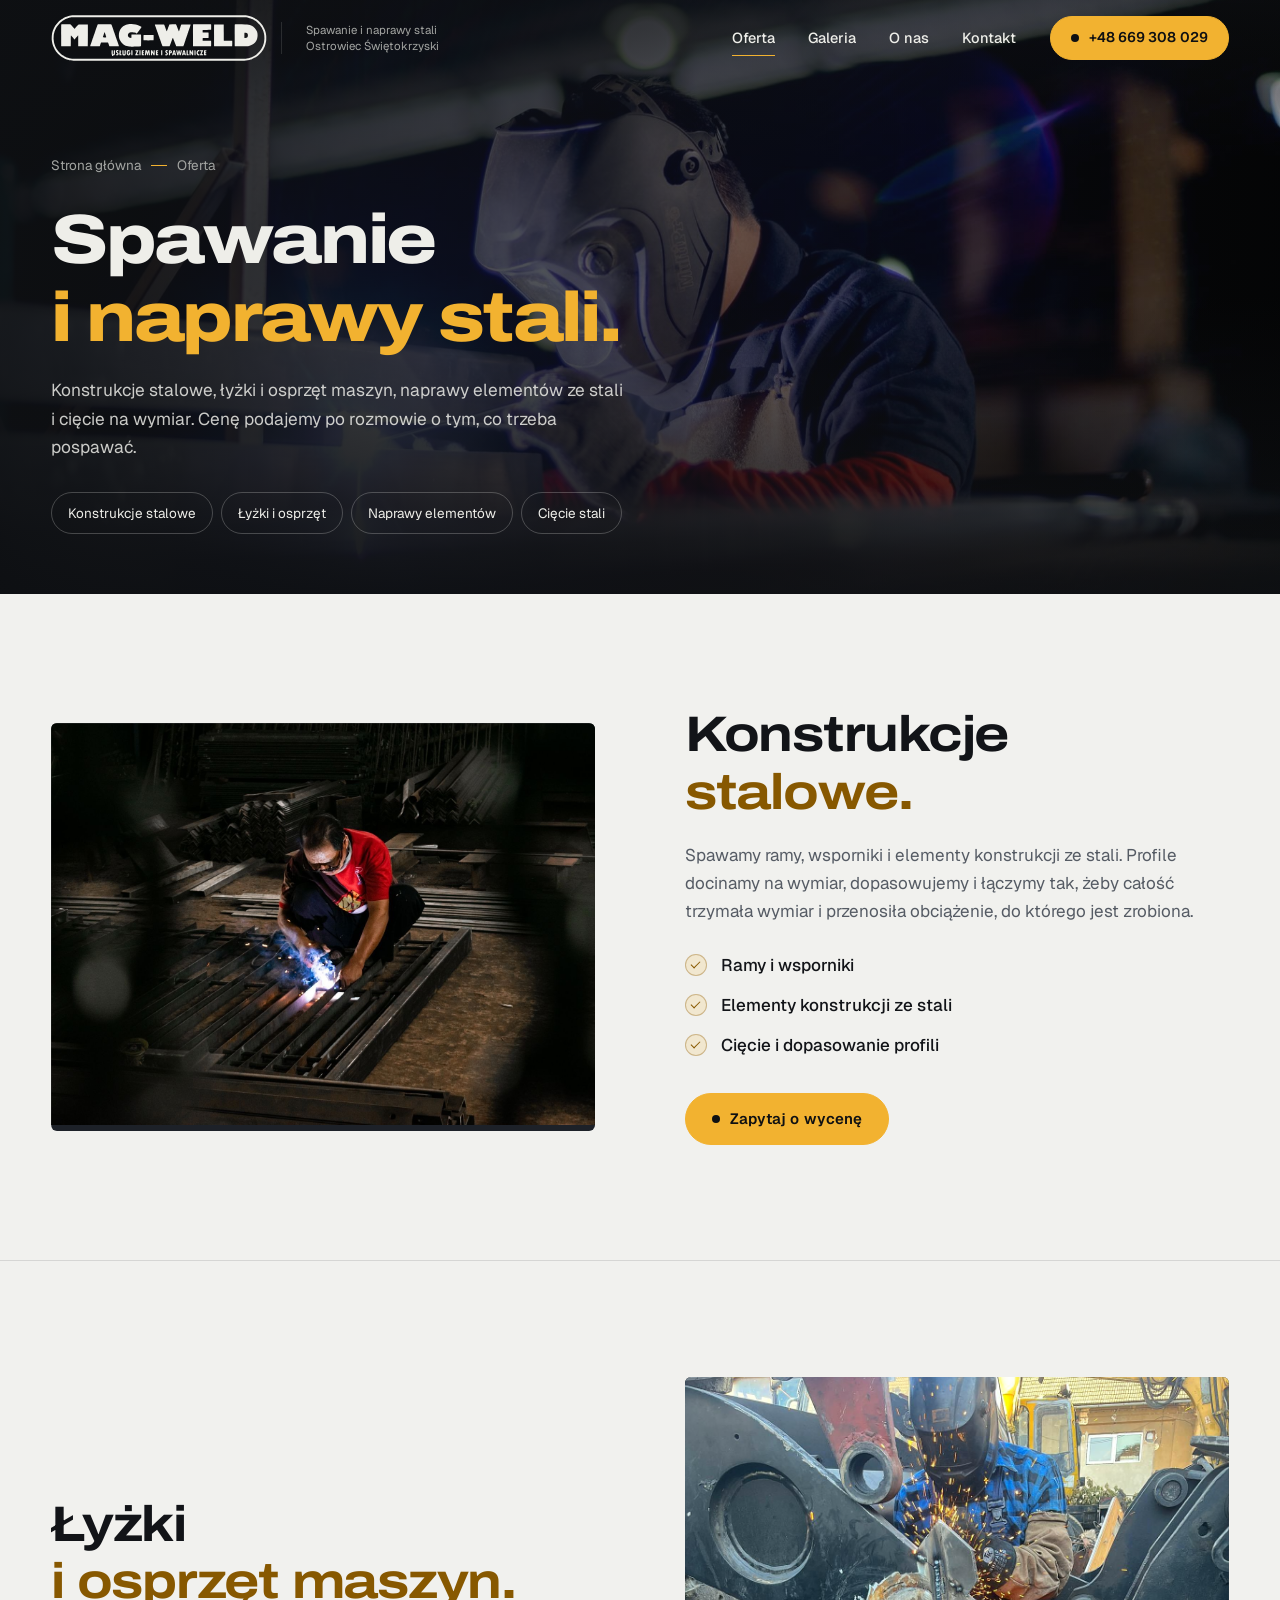
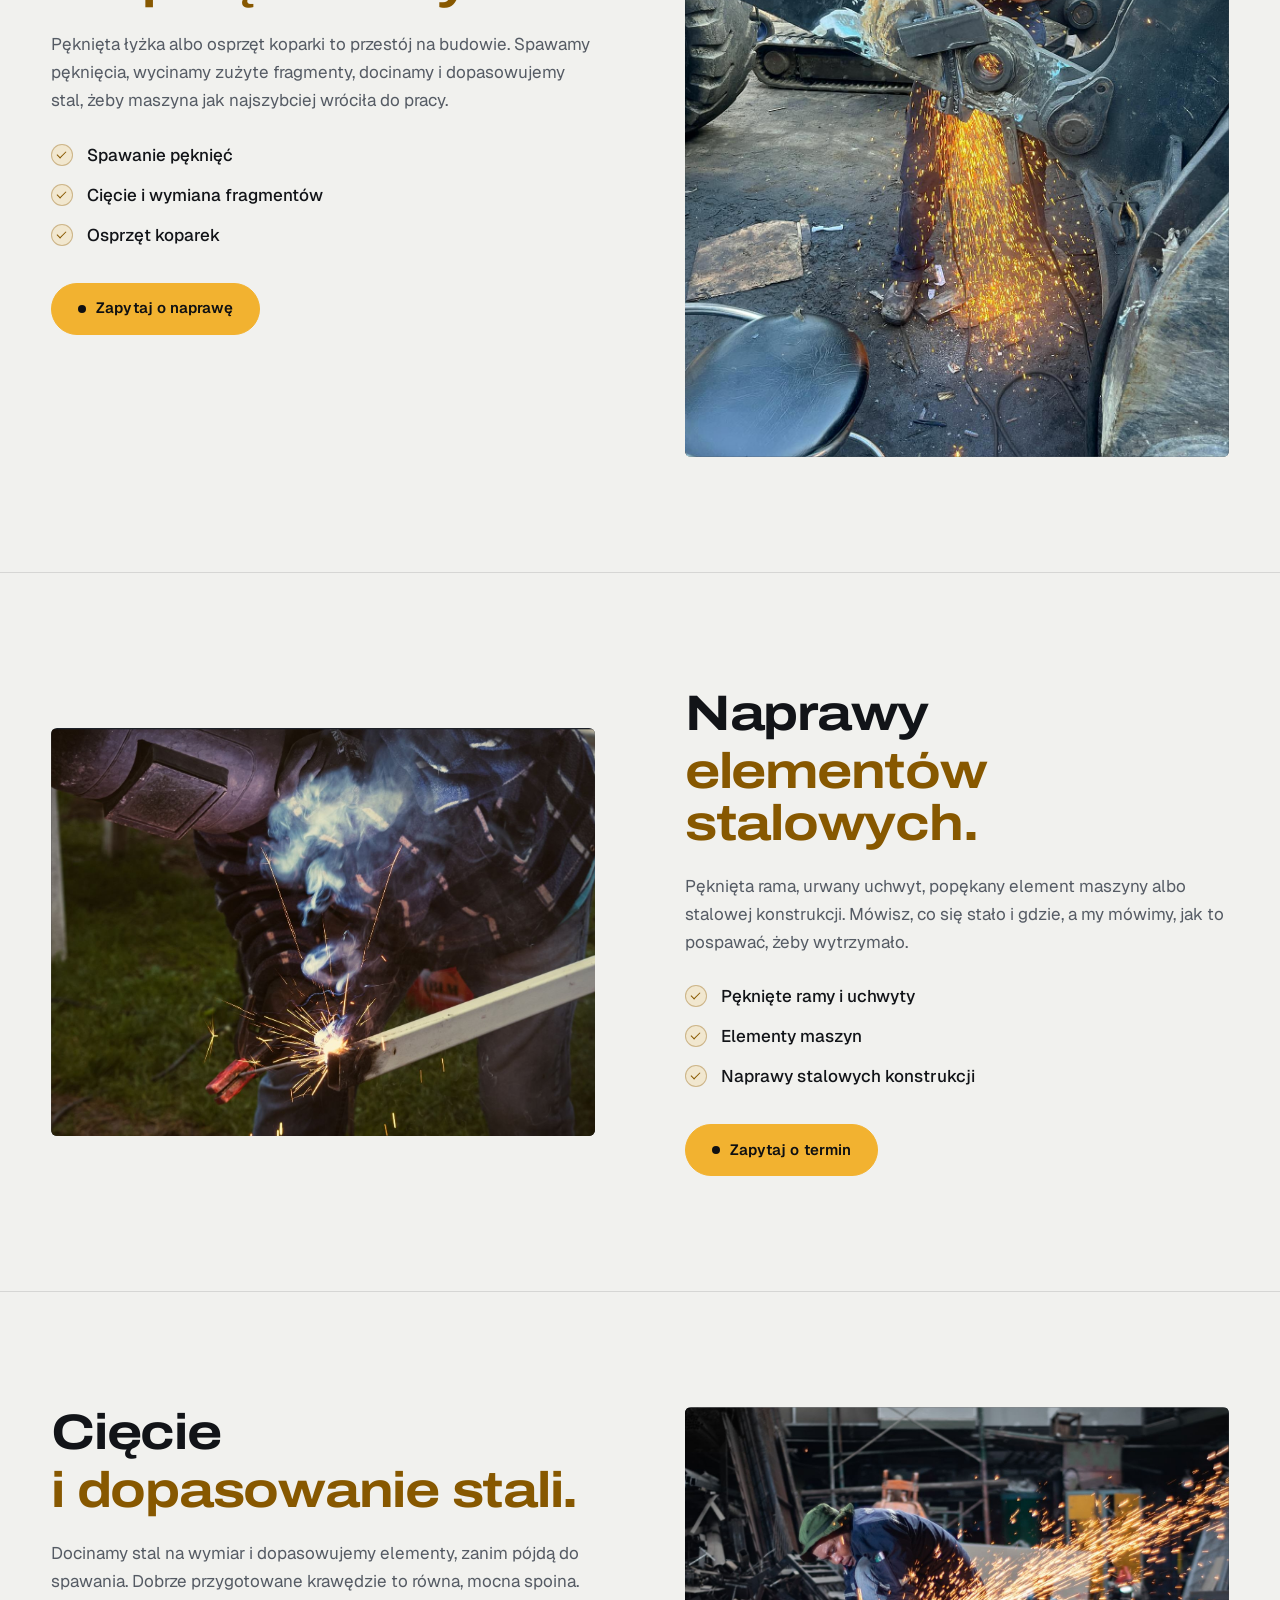
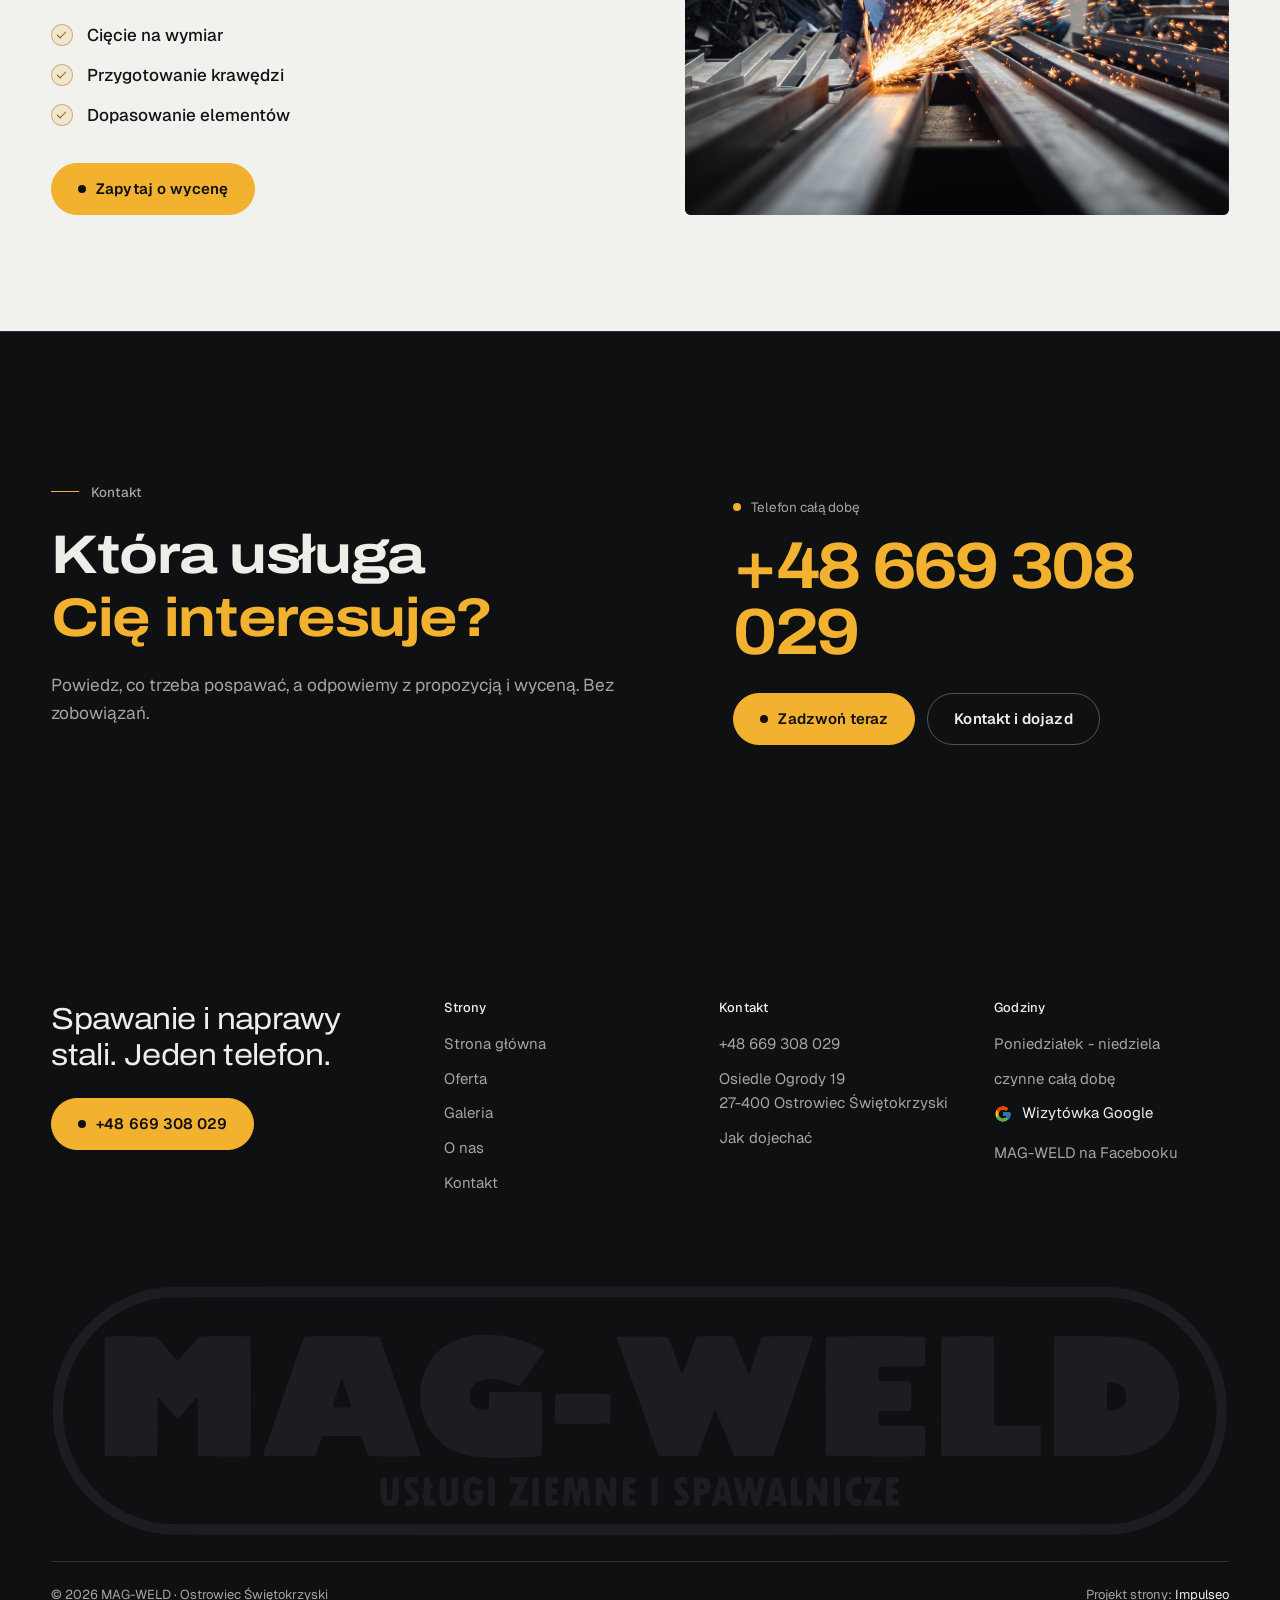
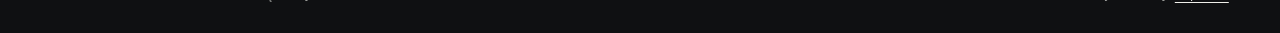
<file: oferta.html>
<!DOCTYPE html>
<html lang="pl">
<head>
<meta charset="UTF-8">
<meta name="viewport" content="width=device-width, initial-scale=1.0">
<title>Oferta - spawanie konstrukcji, naprawy łyżek i osprzętu, cięcie stali | MAG-WELD Ostrowiec</title>
<meta name="description" content="Spawanie konstrukcji stalowych, naprawy łyżek, osprzętu i elementów maszyn, cięcie i dopasowanie stali. MAG-WELD, Ostrowiec Świętokrzyski, tel. +48 669 308 029.">
<link rel="canonical" href="https://impulseo-pl.github.io/mag-weld/oferta.html">
<meta name="robots" content="noindex, nofollow">
<meta name="theme-color" content="#0F1012">
<meta property="og:type" content="website">
<meta property="og:locale" content="pl_PL">
<meta property="og:site_name" content="MAG-WELD">
<meta property="og:title" content="Oferta - spawanie konstrukcji, naprawy łyżek i osprzętu, cięcie stali | MAG-WELD Ostrowiec">
<meta property="og:description" content="Spawanie konstrukcji stalowych, naprawy łyżek, osprzętu i elementów maszyn, cięcie i dopasowanie stali. MAG-WELD, Ostrowiec Świętokrzyski, tel. +48 669 308 029.">
<meta property="og:url" content="https://impulseo-pl.github.io/mag-weld/oferta.html">
<meta property="og:image" content="https://impulseo-pl.github.io/mag-weld/img/og.jpg">
<meta property="og:image:width" content="1200">
<meta property="og:image:height" content="630">
<meta name="twitter:card" content="summary_large_image">

<script>(function(){var d=document.documentElement;d.classList.add('js');try{if(!window.matchMedia('(prefers-reduced-motion: reduce)').matches)d.classList.add('anim');}catch(e){}setTimeout(function(){if(!d.classList.contains('anim-ok'))d.classList.remove('anim');},3500);})();</script>

<link rel="preload" as="image" href="img/w8.jpg" fetchpriority="high">
<link rel="preconnect" href="https://fonts.googleapis.com">
<link rel="preconnect" href="https://fonts.gstatic.com" crossorigin>
<link href="https://fonts.googleapis.com/css2?family=Archivo:wdth,wght@100..125,500..800&family=Geist:wght@400..600&display=swap" rel="stylesheet">
<link rel="stylesheet" href="assets/styles.css?v=20261114c">
<script src="assets/lenis.min.js?v=1.1.20" defer></script>
<script src="assets/main.js?v=20261113" defer></script>
</head>
<body>
<a class="skip" href="#tresc">Przejdź do treści</a>
<header class="site-head">
<div class="head-in">
  <a class="brand" href="index.html" aria-label="MAG-WELD - strona główna">
    <span class="znak"><svg class="wm" viewBox="10 12 3210 686" role="img" aria-label="MAG-WELD - usługi spawalnicze"><path pathLength="1" style="--i:0" d="M342.5 17.1C315 18.3 280.5 23.2 266.8 28C263.6 29.1 260.2 30 259.2 30C258.3 30 253 31.6 247.5 33.6C242 35.5 235 38 232 39.1C219.3 43.6 189.8 57.6 182.3 62.7C180.8 63.8 177.6 65.9 175.3 67.3C165.2 73.6 161.7 76 147.4 86.7C120.8 106.3 90.5 138.4 72.5 166C68.7 171.8 63.9 179.2 61.7 182.5C57.3 189.2 40.4 223.6 39.4 227.8C39 229.3 38.1 231.6 37.4 233C32.8 241.5 20.7 285.1 19.6 297C19.2 300.6 18.3 306.4 17.5 310C15.5 318.5 14.4 371 15.8 386C18.1 409.7 24.7 441 31.4 460.5C36.1 474.2 41.1 487.2 42.6 490C43.3 491.4 46.7 498.3 50.1 505.4C53.4 512.6 58.1 521.3 60.4 524.9C62.7 528.6 64.9 532.2 65.3 533C66.4 535.6 81.2 556.6 89 566.8C105.9 588.7 141.6 621.1 166.5 637.1C168.7 638.5 171.8 640.5 173.4 641.6C182.4 647.5 203.5 658.8 213.5 663.1C217.4 664.7 221.2 666.5 222.2 667C226.6 669.4 257 680 259.6 680C260.4 680 263.8 680.9 267.2 682.1C280.7 686.6 311.9 691.2 340.4 692.9C364.3 694.4 2852.7 694.4 2884.5 693C2923.4 691.2 2955 685.8 2982.5 676.2C2988 674.3 2995 671.9 2998 670.8C3010 666.7 3040 652.5 3047.7 647.3C3049.2 646.2 3052.3 644.2 3054.5 642.8C3056.7 641.5 3060.5 639.1 3063 637.5C3098.7 615.1 3137.1 576.2 3162.2 537C3172.5 521 3171.4 523 3188.6 487.6C3189.9 484.8 3191 482 3191 481.3C3191 480.6 3191.9 478.3 3193 476.3C3194.1 474.2 3195 471.8 3195 470.9C3195 469.9 3196.1 466.8 3197.5 463.8C3198.9 460.9 3200 457.8 3200 457C3200 456.2 3201.1 451.9 3202.4 447.5C3207.3 431.1 3212.4 405.3 3214.1 387.5C3215.1 377.2 3215.1 334 3214.1 323C3212.6 307 3206.4 274.4 3202.8 263.5C3202.3 261.8 3201 257.6 3200 254C3198 246.8 3194.6 237.2 3192.6 232.5C3191.8 230.8 3190.9 228.4 3190.5 227C3190.1 225.6 3188.7 222.5 3187.4 220C3186.2 217.5 3182.8 210.5 3180 204.5C3156.9 155.5 3110.2 102.8 3063.5 72.9C3061.3 71.5 3057.5 69.1 3055 67.5C3052.5 65.9 3048.9 63.7 3047 62.4C3040.9 58.5 3014.8 45.6 3007.5 42.8C2999.5 39.8 2994.7 38 2983.5 33.8C2979.1 32.2 2973.5 30.4 2971 30C2968.5 29.6 2963.8 28.3 2960.5 27.2C2947 22.7 2914.2 18.3 2884.5 17C2857.5 15.8 370.4 15.9 342.5 17.1ZM2891 45.5C2901.7 45.8 2912.3 46.4 2914.5 47C2916.7 47.5 2923.9 48.7 2930.4 49.5C2937 50.4 2942.7 51.3 2943.1 51.6C2944 52.1 2964.6 57.6 2970.8 59C2973.2 59.5 2977.7 61 2980.8 62.4C2984 63.7 2989.2 65.8 2992.5 67C2995.8 68.3 3001.2 70.5 3004.5 72C3007.8 73.5 3011.6 75.3 3013 75.9C3014.4 76.5 3016.2 77.4 3017 77.9C3017.8 78.4 3021.9 80.7 3026 83C3030.1 85.2 3035.1 88 3037.1 89.3C3039.1 90.5 3042.9 92.8 3045.6 94.4C3048.3 96.1 3053.8 99.9 3057.9 102.9C3061.9 106 3067.1 109.8 3069.4 111.4C3077.7 117.2 3089.9 128.8 3110.2 150.5C3119.8 160.7 3136.7 183.8 3145.6 198.9C3149.6 205.6 3164.2 235.5 3165.1 238.5C3165.5 240.1 3167.5 245.8 3169.5 251C3171.5 256.2 3174 263.7 3174.9 267.6C3175.9 271.5 3176.9 275.1 3177.3 275.6C3178.2 277.1 3183.7 305.3 3184.9 314.5C3189.3 348.3 3188 383.7 3181 418C3177.8 433.7 3170.3 459.4 3166.8 466C3165.8 467.9 3165 470.2 3165 471.1C3165 472.8 3150.1 503.9 3146.9 509C3146 510.4 3143.3 514.6 3140.9 518.5C3128.7 538 3122.6 545.8 3105.5 564.4C3092.3 578.7 3079.9 590.6 3072.2 596.3C3069.8 598.1 3065.8 601.2 3063.2 603.3C3054.4 610.3 3024.5 629.2 3020 630.5C3018.6 630.9 3016.4 632.1 3015.1 633.1C3013.8 634.2 3012 635 3011.1 635C3010.2 635 3008.2 635.8 3006.5 636.8C3000.5 640.4 2974.4 650.2 2963 653C2958.3 654.2 2951.7 656 2948.3 657.1C2944.9 658.1 2937 659.6 2930.7 660.4C2924.5 661.3 2917 662.5 2914 663.2C2909.5 664.3 2664.7 664.5 1616 664.5C389.5 664.5 323 664.4 313.5 662.8C308 661.8 299.5 660.4 294.5 659.6C275 656.5 237.8 644.6 223.9 637C221.9 635.9 219.6 635 218.7 635C217.9 635 216.2 634.2 214.9 633.1C213.6 632.1 211.5 631 210.2 630.6C209 630.2 205.2 628.1 201.7 626C198.3 623.9 191.5 619.8 186.7 616.8C181.9 613.9 175.1 609.4 171.7 606.7C168.3 604.1 163.8 600.8 161.7 599.4C153.7 594.1 140 581.1 119.8 559.5C114.2 553.6 106.5 543.7 97 530.5C94.3 526.8 87.2 515.9 84.3 511.1C79.9 503.7 65.7 474.3 64.5 470C63.8 467.5 61.4 460.6 59.1 454.7C56.8 448.7 55 443.1 55 442.2C54.9 441.3 54.3 438.7 53.5 436.5C52.7 434.3 50.7 426 49.1 418C41.9 382.1 40.7 350.4 45.1 315C46.5 303.9 51.6 278.6 53.5 273.5C54.3 271.3 54.9 268.7 55 267.8C55 266.9 56.8 261.3 59.1 255.3C61.4 249.4 63.8 242.5 64.5 240C65.8 235.5 70.7 224.6 73.4 220C74.3 218.6 76.5 214.1 78.5 210C80.5 205.9 83.3 200.6 84.8 198.3C86.3 196 89.4 191 91.8 187.3C108.6 161 144 122 160.6 111.4C162.2 110.4 166.4 107.2 170 104.4C173.6 101.6 179.9 97.2 184 94.7C188.1 92.2 194.4 88.3 198 86.1C201.6 83.8 206.1 81.3 208 80.5C209.9 79.6 212.2 78.5 213 78C213.8 77.4 215.6 76.5 217 75.9C218.4 75.3 221.3 74 223.5 72.9C234.2 67.9 254.9 60.2 263.5 58C266.3 57.3 272.3 55.6 277 54.3C281.7 53 289.8 51.2 295 50.4C300.2 49.6 308.6 48.1 313.5 47.2C321.9 45.6 400.4 45.5 1590 45C2287.1 44.7 2860.7 44.6 2864.5 44.7C2868.4 44.9 2880.3 45.2 2891 45.5Z"/><path pathLength="1" style="--i:1" d="M160.3 152.2C158.9 152.6 157.3 153.5 156.9 154.2C156.4 154.9 156 227.6 156 315.7C156 460 156.2 476 157.6 477.4C159.7 479.6 297 479.9 298.8 477.7C299.6 476.8 300 452.6 300.1 398.2C300.2 319.3 300.3 316.6 303.6 318.8C304.2 319.2 307.3 322.6 310.5 326.5C313.8 330.3 318 335.3 320.1 337.5C324.6 342.4 336.5 356.2 344.4 365.5C355.2 378.2 355.8 378.4 362.6 370.2C369.5 362 390.3 337.9 394 333.9C395.8 332 399.2 327.9 401.7 324.7C406.6 318.7 410 317.2 410 321.2C410 322.5 410 357.8 410 399.7C410 468.1 410.1 476 411.5 477.4C413.6 479.5 551.7 479.9 553.8 477.8C555.7 475.9 555.5 154.7 553.7 153.1C552.7 152.4 532.5 152 484.8 152C406.1 151.9 415.8 150.3 402.5 166C394.8 175 382.7 188.9 376.7 195.5C370.1 202.8 366.3 207.2 362.2 212.2C355.7 220.1 355.2 220 344.2 207.2C333 194.1 326.9 187.2 321 180.6C318.5 177.8 312.5 170.9 307.7 165.2C302.8 159.6 297.6 154.3 296 153.5C292.8 151.9 166.1 150.7 160.3 152.2Z"/><path pathLength="1" style="--i:2" d="M702.5 153C699.1 154.7 698 156.6 694.7 167C693.3 171.1 689 183.7 685 195C669 240.4 665.8 249.7 664.9 253.3C664.4 255.5 662.8 259.8 661.5 263.1C660.1 266.3 659 269.5 659 270.2C659 270.9 658.1 273.3 657.1 275.5C656.1 277.7 653.7 284.2 651.9 290C650.1 295.8 648 301.8 647.2 303.5C646.3 305.1 645.3 308.1 644.9 310C644.1 313.3 642 319.5 635 339C633.4 343.7 630 353.3 627.5 360.5C625.1 367.6 621.4 378 619.5 383.5C617.5 389 615.2 395.5 614.5 398C613.7 400.5 611.7 406.3 610 411C608.3 415.7 604.9 425.3 602.5 432.5C596.2 451 594.2 456.7 591.4 463.7C588.2 471.8 588.1 477.8 591.3 478.5C592.5 478.8 624.2 478.9 661.7 478.8C738.8 478.5 732.1 479.3 734.5 469.9C735.9 464.2 741.4 447.9 743 444.5C743.5 443.4 744.4 440.6 745 438.3C745.6 436 746.5 433.8 747 433.5C747.6 433.2 748 431.8 748 430.6C748 429.3 748.8 427.2 749.8 426L751.6 423.8L803 423.9C843.6 424.1 854.8 424.4 855.8 425.4C857 426.6 862.5 441.6 870.6 465.5C872.6 471.4 874.8 476.2 876.1 477.2C879.2 479.8 1015 480 1017.1 477.4C1018.2 476 1017.6 473.4 1012.6 459.1C1009.4 450 1006.2 440.5 1005.5 438C1004.2 433.6 1001.3 425.5 995 408C990.4 395.4 982 371.2 980.3 365.5C979.5 362.7 978.1 359.1 977.3 357.5C976.4 355.8 975.2 352.2 974.5 349.5C973.7 346.7 971.5 340 969.5 334.5C967.5 329 965.4 322.8 964.9 320.7C964.4 318.6 963.3 315.9 962.6 314.7C961.8 313.5 960.9 310.9 960.5 309C960.1 307.1 959.1 304.1 958.2 302.5C957.4 300.8 956.1 297.2 955.4 294.5C954.7 291.7 953.3 287.2 952.2 284.5C951.1 281.7 948.5 274.5 946.5 268.5C944.4 262.4 940.3 250.5 937.3 242C934.3 233.5 931 224 930 221C929 218 926.7 211.7 925 207C923.3 202.3 921 195.8 920 192.5C916.3 180.9 913.7 173.4 911.4 167.3C910.1 163.9 909 160.2 909 159.1C909 156.6 905.9 153.3 902.8 152.5C901.5 152.2 856.6 151.8 803 151.7C718 151.5 705.1 151.7 702.5 153ZM809.8 285.6C819.6 315.2 826.8 336.5 828.1 339.7C830.6 345.8 829.8 346 803.5 346C776.1 346 776.8 346.2 779.4 337.2C780.3 334.1 782 329.2 783 326.5C784.1 323.7 785 320.7 785 319.8C785 318.8 785.8 316.1 786.9 313.8C789.6 307.6 800 275.4 800 273.3C800 271.1 802 268.8 803.5 269.3C804 269.5 806.9 276.8 809.8 285.6Z"/><path pathLength="1" style="--i:3" d="M1176.5 148C1145.6 151.1 1132.4 154.4 1109 164.8C1066.5 183.8 1040.2 214 1023.5 263.2C1014.8 288.9 1014.5 339.6 1023 363.2C1024.1 366.4 1025 369.5 1025 370.1C1025 370.7 1027.3 376.4 1030.1 382.9C1041.9 409.8 1060.5 433.7 1081.3 448.8C1088.6 454.1 1092.2 456.2 1103.5 461.8C1118.1 469 1151.1 478.1 1169.8 480C1214.2 484.6 1221 484.7 1276 482.1C1287.8 481.6 1308.2 480.8 1321.3 480.4C1337.9 479.9 1345.6 479.3 1346.8 478.4C1349.5 476.4 1349.5 307.5 1346.8 304.8C1344.3 302.3 1207.1 302 1205 304.5C1204.1 305.6 1203.8 312 1203.9 328.6C1204 344.5 1203.7 351.6 1202.9 352.6C1200.3 355.8 1177.7 351.8 1168.7 346.6C1154.8 338.4 1148.2 321.3 1152.5 304.5C1156.8 287.8 1166.6 276.9 1182.7 271.4C1192.4 268 1224.4 268.1 1237.5 271.6C1240.8 272.5 1245.8 273.6 1248.5 274.2C1253.1 275 1258.9 277.1 1274.1 283.6C1286 288.6 1287.5 288.1 1296.5 274.7C1304.1 263.3 1304.8 262.4 1310.5 254.5C1313.3 250.6 1317.4 245 1319.5 242C1321.6 239 1326.1 232.7 1329.4 228C1332.7 223.3 1339 214.3 1343.4 208C1347.9 201.7 1352.3 195.7 1353.3 194.8C1356.5 191.5 1355.7 190.5 1344.4 184.1C1335 178.8 1323.3 173.5 1312 169.6C1283.4 159.6 1272.4 156.3 1263.1 155C1259 154.4 1255.4 153.8 1255 153.5C1249.1 149.8 1195.7 146.1 1176.5 148Z"/><path pathLength="1" style="--i:4" d="M1385.8 310.2C1383.3 312.7 1383 386.9 1385.4 389.3C1387.5 391.4 1530.8 391.2 1533.3 389.1C1535.6 387.3 1535.9 312 1533.7 310.1C1532.7 309.4 1510.9 309 1459.9 308.8C1392.1 308.5 1387.4 308.6 1385.8 310.2Z"/><path pathLength="1" style="--i:5" d="M1815.3 151.7L1771 152L1769.5 154.3C1768.7 155.6 1766.9 159.8 1765.6 163.6C1764.2 167.4 1761.7 174.1 1760 178.5C1758.3 182.9 1756 189.2 1754.8 192.5C1753.7 195.8 1751 202.9 1748.9 208.4C1746.8 213.8 1745 218.7 1745 219.4C1745 220 1744.3 221.8 1743.4 223.5C1741.6 226.8 1738.9 234.1 1735.8 244C1732 256 1728.5 256.7 1725.5 246.2C1724.6 243 1723.2 239.1 1722.4 237.5C1721.6 235.8 1720.4 232.2 1719.6 229.5C1718.8 226.7 1716.7 220.7 1715 216C1713.3 211.3 1711 204.9 1710 201.7C1709 198.5 1707.7 195.3 1707.2 194.7C1706.7 194 1705.8 191.7 1705.2 189.5C1704.6 187.3 1702.5 181 1700.5 175.5C1698.5 170 1696.2 163.3 1695.4 160.5C1692.9 151.8 1699.3 152.5 1623.3 152.2C1552.6 151.9 1553 151.9 1553 156.3C1553 158.4 1558.9 175.6 1562.1 182.8C1563.1 185.1 1564.4 188.7 1564.9 190.8C1565.4 192.8 1567.3 198.3 1569 203C1570.8 207.7 1574.6 218.5 1577.6 227C1580.5 235.5 1584 245.6 1585.5 249.5C1586.9 253.3 1588.7 258.3 1589.4 260.5C1590.2 262.7 1592.4 269 1594.4 274.5C1596.4 280 1598.9 287.2 1599.9 290.5C1601 293.8 1603.5 300.8 1605.5 306C1607.5 311.2 1609.7 317.5 1610.5 320C1613 328.2 1616.8 338.8 1618.3 341.7C1619.1 343.2 1620.1 346.3 1620.5 348.5C1620.9 350.7 1621.6 353 1622.1 353.6C1622.6 354.3 1623.9 357.6 1624.9 361.1C1626 364.6 1628.2 371.1 1630 375.5C1631.8 379.9 1633.9 386 1634.7 388.9C1635.5 391.9 1636.8 395.3 1637.5 396.4C1638.2 397.6 1639.1 399.8 1639.4 401.5C1639.8 403.1 1641.2 407.3 1642.6 410.7C1643.9 414.1 1645 417.7 1645 418.7C1645 419.7 1646.2 422.7 1647.5 425.5C1648.9 428.2 1650 431.3 1650 432.3C1650 433.4 1650.7 435.4 1651.5 436.8C1652.3 438.3 1653.9 442.2 1654.9 445.5C1656 448.8 1658.3 455.3 1660 460C1661.7 464.7 1663.5 470 1664 471.9C1665.8 478.9 1662.5 478.5 1719.9 478.8C1778 479.1 1773.6 479.7 1775.8 471.5C1776.4 469.3 1778.3 463.9 1780 459.5C1781.7 455.1 1784.2 448.3 1785.6 444.5C1786.9 440.6 1788.4 436.6 1788.9 435.5C1789.4 434.4 1790.5 431.5 1791.3 429C1792.1 426.5 1794 421.3 1795.5 417.5C1798.6 409.4 1803.5 396.2 1805.4 390.5C1806.2 388.3 1808.3 382.9 1810 378.5C1811.8 374.1 1814.3 367 1815.7 362.7C1819.1 352 1823.1 350.9 1825.6 360.1C1826.8 364.8 1839.8 397.8 1843 404.6C1844.1 406.9 1845 409.1 1845 409.6C1845 410.1 1846.6 414.4 1848.6 419C1850.5 423.7 1854.3 433.1 1857 440C1859.7 446.9 1863.5 456.2 1865.4 460.8C1867.3 465.4 1869.2 470.4 1869.5 472C1869.9 473.7 1871.3 475.9 1872.7 477C1875.2 478.9 1876.7 479 1925.9 479C1964.9 479 1977 478.7 1978.2 477.8C1979.6 476.7 1987.8 453.3 2004.1 404C2004.7 402.1 2006 398.2 2007 395.5C2008 392.7 2009.6 387.8 2010.7 384.5C2011.8 381.2 2017.2 365 2022.8 348.5C2028.4 332 2033.4 316.9 2034.1 315C2034.7 313.1 2036.3 308.6 2037.5 305C2041.7 292.8 2044.2 285.5 2045.5 281C2046.2 278.5 2047.5 275.1 2048.4 273.5C2049.3 271.8 2050 269.8 2050 269C2050 268.2 2051.9 262.3 2054.1 256C2056.3 249.7 2058.8 242.5 2059.5 240C2060.2 237.5 2062.5 230.8 2064.5 225C2066.5 219.2 2068.8 212.5 2069.5 210C2070.3 207.5 2074.5 194.8 2079 181.8C2083.4 168.7 2087 157.2 2087 156.1C2087 151.7 2087.4 151.7 2017.9 151.9C1945.6 152.1 1946.7 152 1945.5 157.8C1945.2 159.3 1944.1 162.7 1943.1 165.5C1939.4 175.6 1935 189.9 1935 191.5C1935 192.4 1934.3 194.4 1933.5 195.8C1932 198.4 1928.8 207.4 1925 219.5C1924 222.8 1922.1 228.4 1920.9 232C1919.7 235.6 1917.5 242.1 1916.1 246.5C1914.4 251.6 1912.9 254.5 1912 254.5C1911.1 254.5 1909.3 251.4 1907.4 246.5C1905.7 242.1 1903.6 236.9 1902.7 235C1901.9 233.1 1900.7 229.9 1900.1 227.9C1899.5 225.9 1898.1 222.6 1897 220.5C1895.9 218.3 1895 215.9 1895 215C1895 214.2 1893.8 211.2 1892.5 208.5C1891.1 205.7 1890 202.8 1890 202C1890 201.2 1888.9 198.4 1887.5 195.8C1886.1 193.2 1885 190.3 1885 189.3C1885 188.3 1884.3 186.4 1883.4 185.1C1882.5 183.9 1880.9 180.3 1880 177.2C1876.6 166.6 1871.2 154.6 1869.3 153.3C1866.6 151.5 1863.1 151.4 1815.3 151.7Z"/><path pathLength="1" style="--i:6" d="M2123.7 153.8C2122.1 155.5 2122 168.2 2122 315.4C2122 423.6 2122.3 475.8 2123 477.1C2124.6 480 2388.7 480.1 2391.3 477.2C2393.9 474.3 2394 400.8 2391.5 398C2389.7 396.1 2388 396 2329.8 396C2290.4 396 2269.2 395.6 2267.9 395C2266.1 394 2266 392.7 2266 376.2C2266 363.7 2266.4 358 2267.2 357.2C2268.1 356.3 2279.1 356 2310.5 356C2341.9 356 2352.9 355.7 2353.8 354.8C2355.6 353 2355.5 276.1 2353.7 275.4C2353 275.2 2333.4 274.9 2310.2 274.7C2273.9 274.5 2267.8 274.3 2267 273C2265.7 271 2265.7 238 2267 236C2267.8 234.7 2276 234.5 2329.1 234.3C2373.9 234.1 2390.6 233.8 2391.6 232.9C2392.8 232 2393 225.1 2393 193.4L2393 155.1L2390.8 153.6C2387 150.9 2126 151.2 2123.7 153.8Z"/><path pathLength="1" style="--i:7" d="M2438.5 153.6C2436.5 155.1 2436.5 156.4 2436.2 314.7C2436 456.7 2436.2 474.6 2437.5 476.7L2439 479L2572 479C2691.4 479 2705 478.8 2706.4 477.4C2709 474.8 2708.8 400 2706.2 397.7C2704.5 396.2 2698.8 396 2644.6 396C2605.3 396 2584.2 395.6 2582.9 395C2581 394 2581 391.5 2581 274.2C2581 182.3 2580.7 154.1 2579.8 153.2C2577.8 151.2 2441.2 151.6 2438.5 153.6Z"/><path pathLength="1" style="--i:8" d="M2748.3 152.2C2746.9 152.6 2745.3 153.5 2744.9 154.2C2744.4 154.9 2744 227.4 2744 315.2C2744 473.7 2744 475 2746 477C2748 479 2749.3 479 2827.3 479C2889.6 479 2909.7 478.7 2921.5 477.5C2945.1 475.2 2953.2 474.1 2958 472.5C2960.5 471.7 2965.4 470.4 2969 469.6C2978.4 467.6 2988.2 463.7 3001.5 456.8C3039.3 437.1 3061.5 411.3 3077.4 368.5C3088.7 338.1 3088.3 289.5 3076.5 259.3C3059.7 216.1 3029.9 184.5 2989.5 167.3C2964.6 156.6 2942 152.9 2899 152.3C2842.9 151.6 2750.9 151.5 2748.3 152.2ZM2908.2 278.4C2933.5 282.9 2940.5 291 2940.5 315.5C2940.4 328.2 2940.4 328.7 2937.2 334.7C2933.5 342 2925.8 348.3 2918.8 349.9C2907.7 352.4 2891 354.4 2889.8 353.2C2888 351.4 2888.1 279.8 2889.9 277.6C2891.6 275.5 2891.9 275.6 2908.2 278.4Z"/><path pathLength="1" style="--i:9" d="M981.1 538.7C976.7 541.8 975.3 543.5 973.9 547.5C969.6 559.9 971.8 566.4 985 579.5C996.1 590.6 997.2 593.1 992.4 596.9C989.3 599.3 986.5 599.5 983 597.5C976.8 594 974.2 596.4 974.4 605.2C974.7 613 976.9 614.5 988.3 614.5C1000.3 614.5 1005.7 611.6 1010.8 602.4C1016.9 591.4 1014.1 583.1 999.4 568.7C988.9 558.5 987.8 555.7 993.1 551.7C995.7 549.8 995.9 549.8 1001.1 551.5C1007.5 553.7 1009 552.4 1009 544.9C1009 537 1007 535.6 995.8 535.2L986.5 534.9L981.1 538.7Z"/><path pathLength="1" style="--i:9" d="M1148.4 538C1141.8 541.5 1141.1 542.3 1136.8 551L1133.6 557.5L1133.6 574.5L1133.5 591.5L1136.9 598.7C1142.2 610.1 1149.4 615 1161.1 615C1178 615 1187.6 603.7 1188.2 583.2C1188.6 570.4 1188.7 570.6 1175.8 570.2C1163.5 569.9 1162 570.7 1162 578.2C1162 582.8 1162.2 583.1 1165.5 584.7C1171.6 587.6 1171.2 593 1164.7 596.5C1159.9 599 1155.3 596.5 1152.8 589.9C1150.9 584.9 1150.3 566.8 1152 561.1C1153.8 554.7 1161.3 549.5 1163.5 553C1163.9 553.6 1165.9 554.9 1168 556L1171.9 558L1177.7 555.3C1185.7 551.5 1186.1 548.6 1179.5 542.3C1170.7 533.9 1159.2 532.4 1148.4 538Z"/><path pathLength="1" style="--i:9" d="M1721.2 536C1712.9 539.5 1708.5 546.9 1708.5 557.5C1708.5 565.8 1710.8 569.9 1721.4 580.2C1728.8 587.4 1730.3 589.3 1730.3 591.9C1730.3 598.6 1724.5 600.8 1717 596.9C1711.1 593.8 1709.7 595.3 1710.2 604.2C1710.7 613.6 1711.6 614.3 1723.2 614.7C1735.2 615.1 1741.6 611.9 1746.5 602.9C1752.7 591.5 1749.6 582.4 1735 568.3C1724.7 558.4 1723.9 556.8 1727.1 553.4C1729.8 550.6 1735.7 550.1 1739.4 552.5C1741.6 553.9 1741.9 553.9 1743.5 552.4C1745.5 550.4 1745.3 538.9 1743.2 536.8C1741.7 535.3 1724.4 534.6 1721.2 536Z"/><path pathLength="1" style="--i:9" d="M2195.4 537.3C2183.7 543.6 2177.9 552.5 2175.7 567.2C2171.9 593.1 2186.6 615 2207.6 615C2217.5 615 2219 613.7 2219 605.5C2219 597.3 2217.8 596 2210 596C2200.9 596 2195.8 590.8 2194.4 580.2C2192.3 563.8 2199.8 551.7 2211.2 553.4C2217.2 554.2 2218.3 553.2 2218.8 546.1C2219.5 536.4 2218 535 2207.7 535C2201.2 535.1 2198.7 535.5 2195.4 537.3Z"/><path pathLength="1" style="--i:9" d="M909.7 537.8C907.4 540.3 907.2 586.7 909.4 597.4C912.3 610.9 917.4 614.5 933.6 614.5C955.8 614.5 959 608.2 959 564.8C959 535.8 959.1 536 949.7 536C940.6 536 941 534.7 940.7 565.5C940.5 580.3 940 593.2 939.6 594.1C938.6 596.3 933.2 599.2 931.7 598.4C925.8 595.1 926 595.9 926 567C926 535.5 926.2 536 917.1 536C912.8 536 910.9 536.5 909.7 537.8Z"/><path pathLength="1" style="--i:9" d="M1030.5 536.7C1026.1 537.9 1026 538.4 1026 559.4C1026 579 1025.9 579.6 1023.5 583.5C1020.4 588.5 1020.4 589.8 1023.5 594C1025.5 596.8 1026 598.5 1026 603.7C1026 613.3 1027.1 614 1041.8 614C1055.5 614 1056.4 613.5 1057.5 605.7C1058.5 599.3 1056.4 596 1051.4 596C1044.4 596 1044 595.3 1044 582.5C1044 571.4 1044.1 571 1046.8 567.8C1054.4 558.8 1055 555.3 1048.8 554.8L1044.5 554.5L1044 546.3C1043.7 541.8 1043.2 537.8 1042.8 537.4C1041.8 536.5 1033.1 536 1030.5 536.7Z"/><path pathLength="1" style="--i:9" d="M1070 537.9C1068.6 540.6 1068.7 589.4 1070.1 596.2C1071.8 604 1074.3 608.3 1079.2 611.6C1083.3 614.4 1084 614.5 1094.6 614.5C1108.3 614.5 1112.6 612.3 1116.9 603C1119.5 597.6 1119.5 597.2 1119.8 569.2C1120.2 535.7 1120.2 536 1111.7 536C1101.7 536 1102 535 1102 565.7L1102 592.2L1098.6 595.6C1094.5 599.7 1094 599.7 1090.1 596.4L1087 593.8L1087 567.1C1087 535.2 1087.3 536 1077.5 536C1072.2 536 1070.9 536.3 1070 537.9Z"/><path pathLength="1" style="--i:9" d="M1204.2 537.6L1202 539.1L1202 574.6C1202 615.7 1201.6 614 1211.4 614C1220.3 614 1220 615.3 1220 575C1220 534.8 1220.3 536 1211.7 536C1208.6 536 1205.5 536.6 1204.2 537.6Z"/><path pathLength="1" style="--i:9" d="M1264.5 537.4C1262 539.2 1261.3 547.3 1263.4 550.5C1264.9 552.8 1265.6 553 1273 553C1281.5 553 1284.6 554.5 1283.1 557.8C1282.7 558.7 1281.6 561.3 1280.6 563.5C1279.6 565.7 1277.8 569.7 1276.6 572.5C1275.3 575.2 1273.1 580.4 1271.5 584C1270 587.6 1267 594.1 1264.9 598.5C1257.2 614.7 1256.4 614 1284.1 614C1309.5 614 1310 613.8 1310 605.4C1310 597.6 1309.3 597 1299 597C1285 597 1284.7 596.4 1290.9 583.5C1293.1 579.1 1296.3 572.1 1298 568C1302.2 558.1 1304.7 552.5 1307.6 546.9C1310.3 541.6 1310.6 538.8 1308.7 537.1C1306.7 535.5 1266.7 535.8 1264.5 537.4Z"/><path pathLength="1" style="--i:9" d="M1325.2 537.6L1323 539.1L1323 575C1323 606.3 1323.2 611.1 1324.6 612.4C1326.7 614.6 1337.2 614.6 1339 612.5C1340.7 610.5 1340.5 539.3 1338.8 537.3C1337.3 535.5 1327.9 535.6 1325.2 537.6Z"/><path pathLength="1" style="--i:9" d="M1359.7 537.8C1357 540.8 1357.2 609.9 1359.8 612.3C1361.3 613.7 1364 614 1375.2 614C1391.9 614 1393.5 613.2 1393.5 605C1393.5 597.7 1390.9 595.6 1383 596.5C1377 597.2 1375.4 596.4 1375 592.5C1374.2 585.4 1376.5 582.5 1382.1 583.4C1387.2 584.2 1388.8 583.4 1389.9 579.3C1392.1 571.3 1389.6 567 1382.6 567C1376.2 567 1375 565.9 1375 560C1375 554 1376.2 553 1383.5 553C1392 553 1395 549.3 1392.9 541.5C1391.5 536.5 1389.7 536 1374.7 536C1363 536 1361.1 536.2 1359.7 537.8Z"/><path pathLength="1" style="--i:9" d="M1414 538.3C1411.2 541.2 1411.4 539.9 1409 569C1408.5 575.3 1407.6 582.7 1407.1 585.5C1405.6 592.7 1404.1 609.1 1404.8 610.9C1405.7 613.4 1407.1 614 1412.7 614C1420.1 614 1420.5 613.1 1422.4 591.9C1424.1 572.9 1424.5 571 1426.6 571C1428.2 571 1429.6 576.1 1430.5 585C1430.8 588.6 1431.7 593.1 1432.5 595C1433.3 596.9 1434.2 601.1 1434.5 604.3C1435.3 611 1437.5 614 1441.9 614C1446.9 614 1449.1 611.2 1450.5 602.9C1455.7 573 1456.4 570 1458 570C1459.5 570 1460.2 573.4 1461.1 584.5C1463.3 613.3 1463.6 614 1472 614C1478 614 1480.3 612.3 1480.3 607.9C1480.3 602.9 1478.2 585 1477.1 579.9C1476.6 577.5 1475.6 568.5 1475 560C1473.8 543.2 1472.8 538.5 1470.1 537.1C1467.1 535.4 1452.3 536 1450.7 537.9C1448.9 539.9 1446.2 551.4 1445.1 561.5C1443.8 572.5 1440.9 574.3 1439.5 565C1439.2 563.1 1438.3 558.3 1437.5 554.5C1436.7 550.6 1435.8 545.4 1435.5 542.8C1434.7 536.9 1433.7 536.3 1423.8 536.2C1417 536.1 1415.7 536.4 1414 538.3Z"/><path pathLength="1" style="--i:9" d="M1496.5 537.6C1495.2 538.9 1495 544 1495 575C1495 615.8 1494.6 614 1503.1 614C1511.6 614 1512 613.1 1512 593C1512 583.6 1512.4 576 1512.8 576C1514.7 576 1518.1 580.9 1521.1 588C1525.8 599.1 1532.9 611.9 1535 613C1537.6 614.4 1548.4 614.2 1549.8 612.8C1551.4 611.2 1551.5 540.9 1550 537.9C1549.1 536.4 1547.8 536 1543 536C1534.1 536 1533.6 537.2 1534.2 555.6C1534.9 576.6 1533.8 579.6 1528.9 569.7C1527.4 566.9 1523.4 558.7 1519.9 551.7C1516.5 544.7 1513.1 538.5 1512.4 537.9C1510.2 536.1 1498.3 535.9 1496.5 537.6Z"/><path pathLength="1" style="--i:9" d="M1570.6 537.3C1568.9 538.6 1568.7 541 1568.7 574.8C1568.7 602.7 1569 611.3 1570 612.5C1571 613.7 1573.9 614 1586 614C1603.4 614 1604 613.7 1604 604.9C1604 597.9 1603 597 1595.3 597C1588.1 597 1585 595 1585 590.2C1585 585.1 1587.6 582.7 1592.7 583.3C1598.9 584 1601 581.8 1601 575C1601 568.2 1598.9 566 1592.7 566.7C1587.5 567.3 1585 564.9 1585 559.3C1585 554.9 1588 553 1595.2 553C1602 553 1604 551 1604 544.3C1604 536.8 1602.4 536 1586.2 536C1576.3 536 1571.9 536.4 1570.6 537.3Z"/><path pathLength="1" style="--i:9" d="M1649.3 537.5L1647 539.1L1647 574.6C1647 615.4 1646.7 614 1655.8 614C1664.6 614 1664.1 616.3 1664.2 575.1C1664.2 550.8 1663.8 538.4 1663.1 537.7C1661.2 535.8 1651.8 535.7 1649.3 537.5Z"/><path pathLength="1" style="--i:9" d="M1764.2 537.8C1762.3 539.7 1762.2 541.3 1762.3 574.1C1762.3 614.6 1762.2 614 1771.3 614C1779.1 614 1780 612.4 1780 598.2C1780 585.1 1780.5 584 1785.8 584C1789.8 584 1798.5 580.5 1801.9 577.6C1813 567.8 1810.1 546 1796.8 539.8C1789.1 536.1 1767.2 534.8 1764.2 537.8ZM1787 553.5C1792.7 556.4 1791.8 565.3 1785.5 568.2C1781.4 570 1780 567.9 1780 560C1780 551.3 1781 550.4 1787 553.5Z"/><path pathLength="1" style="--i:9" d="M1831.7 537.8C1830.8 538.8 1829.6 541.3 1829.1 543.5C1825.6 556.9 1823.1 565.7 1822.5 567.2C1822.1 568.2 1821 572.5 1820 576.7C1817.5 587.7 1813.3 602.9 1811.8 606.8C1809.9 611.8 1813.3 614.4 1820.9 613.8C1827.1 613.2 1830 610.7 1830 605.9C1830 601.7 1833.2 600 1841.2 600C1848.6 600 1848.7 600.1 1851 607C1852.8 612.4 1855.5 614 1862.8 614C1870.4 614 1871.1 611.9 1867.7 600.8C1866.3 596.2 1863.9 587.8 1862.4 582C1861 576.2 1858.9 568.6 1857.9 565C1856.9 561.4 1855.4 555.5 1854.6 551.9C1853 544.8 1850.2 537.1 1849.1 536.9C1843.1 535.8 1833 536.3 1831.7 537.8ZM1842.5 563C1843.8 565.1 1845.8 582.4 1845 584.6C1843.3 588.9 1836.9 588.5 1835.5 584.1C1834.7 581.6 1837.6 565.2 1839.1 563.4C1840.4 561.8 1841.6 561.6 1842.5 563Z"/><path pathLength="1" style="--i:9" d="M1872.5 538C1870.7 540 1870.7 540.3 1872.3 545.3C1873.3 548.2 1874.7 553.8 1875.5 557.9C1876.3 561.9 1877.2 565.6 1877.5 566C1877.8 566.5 1878.9 570.8 1879.9 575.7C1888.2 613.9 1888.3 614 1897.1 614C1903.3 614 1904.7 612.7 1906 606.3C1906.7 603.1 1907.8 598 1908.6 595C1909.4 592 1910 588.2 1910 586.5C1910 581.7 1911.9 576 1913.6 576C1915.6 576 1916.3 578.3 1919.5 595.3C1922.6 612.2 1923.8 614 1931.5 614C1937.5 614 1939.7 611.8 1941.4 604C1942.2 600.4 1943.4 595.7 1943.9 593.5C1944.5 591.3 1945.6 586.6 1946.5 583C1947.3 579.4 1949.2 571.8 1950.6 566C1958 535.9 1958 535.5 1947.7 536.4C1941.5 537 1940.4 537.7 1939.5 542C1939.2 543.4 1938.2 547.2 1937.4 550.5C1936.5 553.8 1935.4 560.3 1934.9 565C1933.8 574.4 1931.9 577.9 1929.6 574.8C1928.9 573.8 1927.3 566.6 1926 558.8C1922.7 537.9 1921.1 535.2 1912.7 536.3C1907.1 537.1 1905.3 539.3 1904 547.5C1900.5 570.6 1898.9 577 1897 577C1895.8 577 1895.4 575.4 1891.6 556.9C1888.6 542.6 1887.9 540.3 1885.6 538.3C1882 535.2 1875.1 535.1 1872.5 538Z"/><path pathLength="1" style="--i:9" d="M1980.5 537C1977.2 538.3 1976.3 540.1 1975 547C1974.4 550.5 1973.4 554.3 1972.8 555.4C1972.2 556.4 1970.9 560.9 1969.9 565.4C1967.8 574.7 1962.9 593.1 1960.6 600.5C1957.2 611.2 1958.6 614 1967.1 614C1973.6 614 1975.4 612.5 1976.6 606.3C1977.5 601.5 1979.3 600.6 1987.5 600.5C1995.4 600.5 1998 601.7 1998 605.6C1998 609.8 2002 613.2 2007.8 613.8C2016.8 614.6 2018.1 610.2 2013.2 595.5C2012.1 592.2 2010.5 586.6 2009.6 583C2008.7 579.4 2006.6 571.3 2004.9 565C2003.2 558.7 2001.2 550.6 2000.3 547C1998.3 538.2 1995.8 536 1988.2 536.1C1985.1 536.1 1981.6 536.5 1980.5 537ZM1990.1 568.6C1990.6 572.4 1991.5 576.8 1992 578.4C1993.9 583.9 1992.1 587 1987.1 587C1983.1 587 1981.6 584.8 1982.4 580.2C1982.8 578.2 1983.5 573.7 1984.1 570.2C1985.9 557.8 1988.5 557.2 1990.1 568.6Z"/><path pathLength="1" style="--i:9" d="M2029 537.8C2026.8 539.6 2026.4 550.9 2026.9 605.2C2027 613.6 2027.7 614 2042.5 614C2057.5 614 2058 613.7 2058 604.6C2058 597.3 2057 596 2051.4 596C2043.9 596 2044 596.4 2044 566C2044 539.4 2044 539.1 2041.8 537.6C2038.7 535.4 2031.8 535.6 2029 537.8Z"/><path pathLength="1" style="--i:9" d="M2072.3 537.6C2070 539.5 2070 539.6 2069.9 574.8C2069.8 615.7 2069.4 614 2078.6 614C2086.9 614 2087 613.7 2087 593.9C2087 580.5 2087.3 577 2088.3 577C2090.1 577 2093.6 580.9 2094.5 584C2095.9 588.6 2106.3 609.5 2108.3 611.7C2110 613.6 2111.4 614 2116.2 614C2126.8 614 2126 617.3 2126 575C2126 533 2126.7 536.2 2117.2 536.2C2109.2 536.2 2108.8 537.2 2109.1 556.7C2109.5 580.4 2109.1 580.3 2097.5 556.6C2092.8 547.1 2088.3 538.7 2087.4 537.9C2084.7 535.7 2074.9 535.5 2072.3 537.6Z"/><path pathLength="1" style="--i:9" d="M2145 537.9C2143.2 541.4 2143.7 610.5 2145.6 612.4C2147.5 614.3 2158 614.6 2159.8 612.8C2160.7 611.9 2161 602.2 2161 575.5C2161 533.7 2161.5 536 2151.7 536C2147.2 536 2145.9 536.4 2145 537.9Z"/><path pathLength="1" style="--i:9" d="M2228.8 538C2227.3 539.2 2226.8 540.9 2226.7 544.7C2226.6 552.2 2227.7 553 2237.5 553C2249.2 553 2249.4 553.4 2243.5 566.8C2241 572.7 2238 579.3 2237 581.5C2226.8 603.4 2224.4 609.8 2225.7 611.8C2227.1 614.1 2270.2 614.7 2272.4 612.5C2275.5 609.4 2275.1 599.5 2271.8 597.3C2271.1 596.9 2266.5 596.5 2261.6 596.5C2251 596.5 2249.2 595.2 2252.4 589.7C2253.4 588 2256.9 580.4 2260.1 573C2266.9 557.7 2268.8 553.4 2271.9 547C2274.3 541.9 2274.6 538.7 2272.7 537.2C2270.5 535.3 2231.2 536 2228.8 538Z"/><path pathLength="1" style="--i:9" d="M2288 538C2286.1 539.9 2286 541.3 2286 574.8C2286 604.6 2286.2 609.9 2287.6 611.8C2289 613.9 2289.7 614 2304 614C2321 614 2322.1 613.4 2322.4 605C2322.5 599.2 2319.7 596.8 2312.8 596.5C2306.1 596.3 2305.2 595.8 2304.5 591.7C2303.3 585.5 2305.2 583 2311.2 583C2318.7 583 2319.5 582.2 2319.5 575.1C2319.5 567.8 2319.3 567.6 2311.7 567C2305.6 566.5 2305.5 566.5 2304.6 562.9C2303 556.4 2305.3 553.6 2312.5 553.2C2320.1 552.8 2322 551.2 2322 545.1C2322 536.5 2321.1 536 2304.4 536C2291.3 536 2289.8 536.2 2288 538Z"/></svg></span>
    <span class="brand-sub">Spawanie i&nbsp;naprawy stali<br>Ostrowiec Świętokrzyski</span>
  </a>
  <nav class="nav-links" aria-label="Menu główne">
    <a class="nl" href="oferta.html" aria-current="page">Oferta</a><a class="nl" href="realizacje.html">Galeria</a><a class="nl" href="o-nas.html">O&nbsp;nas</a><a class="nl" href="kontakt.html">Kontakt</a>
    <a class="btn btn-copper nav-cta" href="tel:+48669308029"><span class="live" aria-hidden="true"></span>+48 669 308 029</a>
  </nav>
  <button class="burger" type="button" aria-label="Otwórz menu" aria-expanded="false" aria-controls="mnav"><span></span><span></span></button>
</div>
</header>

<div class="mnav" id="mnav">
  <div class="mnav-in">
    <a class="ml" href="index.html">Strona główna</a><a class="ml" href="oferta.html" aria-current="page">Oferta</a><a class="ml" href="realizacje.html">Galeria</a><a class="ml" href="o-nas.html">O&nbsp;nas</a><a class="ml" href="kontakt.html">Kontakt</a>
    <div class="mnav-foot">
      <span>Telefon czynny całą dobę, 7 dni w&nbsp;tygodniu</span>
      <a class="btn btn-copper" href="tel:+48669308029"><span class="live" aria-hidden="true"></span>+48 669 308 029</a>
    </div>
  </div>
</div>
<main id="tresc">

<section class="pagehead">
  <div class="pagehead-media"><img src="img/w8.jpg" alt="Spawacz w przyłbicy prowadzi spoinę na stalowym profilu" width="1880" height="1253" decoding="async" fetchpriority="high" style="object-position:50% 45%"></div>
  <div class="ph-in">
    <p class="crumb up" style="--d:0"><a href="index.html">Strona główna</a><span class="sl" aria-hidden="true"></span>Oferta</p>
    <h1><span class="ln"><span class="ln-i" style="--k:0">Spawanie</span></span><span class="ln"><span class="ln-i" style="--k:1"><em>i&nbsp;naprawy stali.</em></span></span></h1>
    <p class="ph-lead up" style="--d:300">Konstrukcje stalowe, łyżki i&nbsp;osprzęt maszyn, naprawy elementów ze stali i&nbsp;cięcie na wymiar. Cenę podajemy po rozmowie o&nbsp;tym, co trzeba pospawać.</p>
    <nav class="chips up" style="--d:420" aria-label="Usługi na tej stronie"><a class="chip" href="#konstrukcje">Konstrukcje stalowe</a><a class="chip" href="#osprzet">Łyżki i&nbsp;osprzęt</a><a class="chip" href="#naprawy">Naprawy elementów</a><a class="chip" href="#ciecie">Cięcie stali</a></nav>
  </div>
</section>
<section class="svc-block" id="konstrukcje">
  <div class="wrap svc-row">
    <figure class="fig svc-fig rv-img rv">
      <img src="img/w1.jpg" alt="Spawanie stalowej kraty na posadzce hali" width="1880" height="1253" decoding="async" data-plx="30" style="height:110%;margin-top:-5%">
    </figure>
    <div class="svc-txt">
      <h2 class="rv rv-h"><span class="ln"><span class="ln-i" style="--k:0">Konstrukcje</span></span><span class="ln"><span class="ln-i" style="--k:1"><em>stalowe.</em></span></span></h2>
      <p class="rv" style="--d:100">Spawamy ramy, wsporniki i&nbsp;elementy konstrukcji ze stali. Profile docinamy na wymiar, dopasowujemy i&nbsp;łączymy tak, żeby całość trzymała wymiar i&nbsp;przenosiła obciążenie, do którego jest zrobiona.</p>
      <ul class="ticks rv" style="--d:160"><li>Ramy i&nbsp;wsporniki</li><li>Elementy konstrukcji ze stali</li><li>Cięcie i&nbsp;dopasowanie profili</li></ul>
      <a class="btn btn-copper rv" href="tel:+48669308029" style="--d:220"><span class="live" aria-hidden="true"></span>Zapytaj o wycenę</a>
    </div>
  </div>
</section>
<section class="svc-block flip" id="osprzet">
  <div class="wrap svc-row">
    <figure class="fig svc-fig pion rv-img rv">
      <img src="img/g3.jpg" alt="Cięcie i naprawa łyżki koparki - zlecenie MAG-WELD" width="1200" height="1600" decoding="async" data-plx="30" style="height:110%;margin-top:-5%">
    </figure>
    <div class="svc-txt">
      <h2 class="rv rv-h"><span class="ln"><span class="ln-i" style="--k:0">Łyżki</span></span><span class="ln"><span class="ln-i" style="--k:1"><em>i&nbsp;osprzęt maszyn.</em></span></span></h2>
      <p class="rv" style="--d:100">Pęknięta łyżka albo osprzęt koparki to przestój na budowie. Spawamy pęknięcia, wycinamy zużyte fragmenty, docinamy i&nbsp;dopasowujemy stal, żeby maszyna jak najszybciej wróciła do pracy.</p>
      <ul class="ticks rv" style="--d:160"><li>Spawanie pęknięć</li><li>Cięcie i&nbsp;wymiana fragmentów</li><li>Osprzęt koparek</li></ul>
      <a class="btn btn-copper rv" href="tel:+48669308029" style="--d:220"><span class="live" aria-hidden="true"></span>Zapytaj o naprawę</a>
    </div>
  </div>
</section>
<section class="svc-block" id="naprawy">
  <div class="wrap svc-row">
    <figure class="fig svc-fig rv-img rv">
      <img src="img/w3.jpg" alt="Spawanie stalowego profilu na zewnątrz, iskry przy spoinie" width="1880" height="1253" loading="lazy" decoding="async" data-plx="30" style="height:110%;margin-top:-5%">
    </figure>
    <div class="svc-txt">
      <h2 class="rv rv-h"><span class="ln"><span class="ln-i" style="--k:0">Naprawy</span></span><span class="ln"><span class="ln-i" style="--k:1"><em>elementów stalowych.</em></span></span></h2>
      <p class="rv" style="--d:100">Pęknięta rama, urwany uchwyt, popękany element maszyny albo stalowej konstrukcji. Mówisz, co się stało i&nbsp;gdzie, a&nbsp;my mówimy, jak to pospawać, żeby wytrzymało.</p>
      <ul class="ticks rv" style="--d:160"><li>Pęknięte ramy i&nbsp;uchwyty</li><li>Elementy maszyn</li><li>Naprawy stalowych konstrukcji</li></ul>
      <a class="btn btn-copper rv" href="tel:+48669308029" style="--d:220"><span class="live" aria-hidden="true"></span>Zapytaj o termin</a>
    </div>
  </div>
</section>
<section class="svc-block flip" id="ciecie">
  <div class="wrap svc-row">
    <figure class="fig svc-fig rv-img rv">
      <img src="img/w2.jpg" alt="Cięcie stalowego profilu szlifierką, snop iskier" width="1880" height="1253" loading="lazy" decoding="async" data-plx="30" style="height:110%;margin-top:-5%">
    </figure>
    <div class="svc-txt">
      <h2 class="rv rv-h"><span class="ln"><span class="ln-i" style="--k:0">Cięcie</span></span><span class="ln"><span class="ln-i" style="--k:1"><em>i&nbsp;dopasowanie stali.</em></span></span></h2>
      <p class="rv" style="--d:100">Docinamy stal na wymiar i&nbsp;dopasowujemy elementy, zanim pójdą do spawania. Dobrze przygotowane krawędzie to równa, mocna spoina.</p>
      <ul class="ticks rv" style="--d:160"><li>Cięcie na wymiar</li><li>Przygotowanie krawędzi</li><li>Dopasowanie elementów</li></ul>
      <a class="btn btn-copper rv" href="tel:+48669308029" style="--d:220"><span class="live" aria-hidden="true"></span>Zapytaj o wycenę</a>
    </div>
  </div>
</section>
<section class="cta-band dark">
  <div class="wrap cta-grid">
    <div>
      <p class="eyebrow rv">Kontakt</p>
      <h2 class="h2 rv rv-h"><span class="ln"><span class="ln-i" style="--k:0">Która usługa</span></span><span class="ln"><span class="ln-i" style="--k:1"><em>Cię interesuje?</em></span></span></h2>
      <p class="lead rv" style="--d:120">Powiedz, co trzeba pospawać, a&nbsp;odpowiemy z&nbsp;propozycją i&nbsp;wyceną. Bez zobowiązań.</p>
    </div>
    <div class="cta-side rv" style="--d:180">
      <span class="lbl"><span class="live" aria-hidden="true"></span>Telefon całą dobę</span>
      <a class="cta-phone" href="tel:+48669308029">+48 669 308 029</a>
      <div class="cta-row">
        <a class="btn btn-copper" href="tel:+48669308029"><span class="live" aria-hidden="true"></span>Zadzwoń teraz</a>
        <a class="btn btn-ghost" href="kontakt.html">Kontakt i&nbsp;dojazd</a>
      </div>
    </div>
  </div>
</section>
</main>
<footer class="site-foot">
  <div class="wrap">
    <div class="foot-top">
      <div>
        <p class="foot-claim">Spawanie i&nbsp;naprawy stali. Jeden telefon.</p>
        <a class="btn btn-copper" href="tel:+48669308029"><span class="live" aria-hidden="true"></span>+48 669 308 029</a>
      </div>
      <div>
        <h4>Strony</h4>
        <ul><li><a href="index.html">Strona główna</a></li><li><a href="oferta.html">Oferta</a></li><li><a href="realizacje.html">Galeria</a></li><li><a href="o-nas.html">O&nbsp;nas</a></li><li><a href="kontakt.html">Kontakt</a></li></ul>
      </div>
      <div>
        <h4>Kontakt</h4>
        <ul>
          <li><a href="tel:+48669308029">+48 669 308 029</a></li>
          <li>Osiedle Ogrody 19<br>27-400 Ostrowiec Świętokrzyski</li>
          <li><a href="https://maps.google.com/?cid=16993786873835529174" target="_blank" rel="noopener">Jak dojechać</a></li>
        </ul>
      </div>
      <div>
        <h4>Godziny</h4>
        <ul>
          <li>Poniedziałek - niedziela</li>
          <li>czynne całą dobę</li>
          <li><a class="soc" href="https://maps.google.com/?cid=16993786873835529174" target="_blank" rel="noopener" aria-label="Wizytówka MAG-WELD w Google"><svg class="g-logo" viewBox="0 0 48 48" aria-hidden="true"><path fill="#FFC107" d="M43.6 20.5H42V20H24v8h11.3C33.7 32.7 29.2 36 24 36c-6.6 0-12-5.4-12-12s5.4-12 12-12c3.1 0 5.8 1.2 7.9 3.1l5.7-5.7C34 6.1 29.3 4 24 4 12.9 4 4 12.9 4 24s8.9 20 20 20 20-8.9 20-20c0-1.3-.1-2.4-.4-3.5z"/><path fill="#FF3D00" d="m6.3 14.7 6.6 4.8C14.7 15.1 19 12 24 12c3.1 0 5.8 1.2 7.9 3.1l5.7-5.7C34 6.1 29.3 4 24 4 16.3 4 9.7 8.3 6.3 14.7z"/><path fill="#4CAF50" d="M24 44c5.2 0 9.9-2 13.4-5.2l-6.2-5.2A11.9 11.9 0 0 1 24 36c-5.2 0-9.6-3.3-11.3-7.9l-6.5 5C9.5 39.6 16.2 44 24 44z"/><path fill="#1976D2" d="M43.6 20.5H42V20H24v8h11.3a12 12 0 0 1-4.1 5.6l6.2 5.2C37 39.2 44 34 44 24c0-1.3-.1-2.4-.4-3.5z"/></svg>Wizytówka Google</a></li>
          <li><a href="https://www.facebook.com/magweldostr/" target="_blank" rel="noopener">MAG-WELD na Facebooku</a></li>
        </ul>
      </div>
    </div>
    <div class="foot-mark" aria-hidden="true"><svg class="wm-foot" viewBox="10 12 3210 686" aria-hidden="true" focusable="false"><path style="--i:0" d="M342.5 17.1C315 18.3 280.5 23.2 266.8 28C263.6 29.1 260.2 30 259.2 30C258.3 30 253 31.6 247.5 33.6C242 35.5 235 38 232 39.1C219.3 43.6 189.8 57.6 182.3 62.7C180.8 63.8 177.6 65.9 175.3 67.3C165.2 73.6 161.7 76 147.4 86.7C120.8 106.3 90.5 138.4 72.5 166C68.7 171.8 63.9 179.2 61.7 182.5C57.3 189.2 40.4 223.6 39.4 227.8C39 229.3 38.1 231.6 37.4 233C32.8 241.5 20.7 285.1 19.6 297C19.2 300.6 18.3 306.4 17.5 310C15.5 318.5 14.4 371 15.8 386C18.1 409.7 24.7 441 31.4 460.5C36.1 474.2 41.1 487.2 42.6 490C43.3 491.4 46.7 498.3 50.1 505.4C53.4 512.6 58.1 521.3 60.4 524.9C62.7 528.6 64.9 532.2 65.3 533C66.4 535.6 81.2 556.6 89 566.8C105.9 588.7 141.6 621.1 166.5 637.1C168.7 638.5 171.8 640.5 173.4 641.6C182.4 647.5 203.5 658.8 213.5 663.1C217.4 664.7 221.2 666.5 222.2 667C226.6 669.4 257 680 259.6 680C260.4 680 263.8 680.9 267.2 682.1C280.7 686.6 311.9 691.2 340.4 692.9C364.3 694.4 2852.7 694.4 2884.5 693C2923.4 691.2 2955 685.8 2982.5 676.2C2988 674.3 2995 671.9 2998 670.8C3010 666.7 3040 652.5 3047.7 647.3C3049.2 646.2 3052.3 644.2 3054.5 642.8C3056.7 641.5 3060.5 639.1 3063 637.5C3098.7 615.1 3137.1 576.2 3162.2 537C3172.5 521 3171.4 523 3188.6 487.6C3189.9 484.8 3191 482 3191 481.3C3191 480.6 3191.9 478.3 3193 476.3C3194.1 474.2 3195 471.8 3195 470.9C3195 469.9 3196.1 466.8 3197.5 463.8C3198.9 460.9 3200 457.8 3200 457C3200 456.2 3201.1 451.9 3202.4 447.5C3207.3 431.1 3212.4 405.3 3214.1 387.5C3215.1 377.2 3215.1 334 3214.1 323C3212.6 307 3206.4 274.4 3202.8 263.5C3202.3 261.8 3201 257.6 3200 254C3198 246.8 3194.6 237.2 3192.6 232.5C3191.8 230.8 3190.9 228.4 3190.5 227C3190.1 225.6 3188.7 222.5 3187.4 220C3186.2 217.5 3182.8 210.5 3180 204.5C3156.9 155.5 3110.2 102.8 3063.5 72.9C3061.3 71.5 3057.5 69.1 3055 67.5C3052.5 65.9 3048.9 63.7 3047 62.4C3040.9 58.5 3014.8 45.6 3007.5 42.8C2999.5 39.8 2994.7 38 2983.5 33.8C2979.1 32.2 2973.5 30.4 2971 30C2968.5 29.6 2963.8 28.3 2960.5 27.2C2947 22.7 2914.2 18.3 2884.5 17C2857.5 15.8 370.4 15.9 342.5 17.1ZM2891 45.5C2901.7 45.8 2912.3 46.4 2914.5 47C2916.7 47.5 2923.9 48.7 2930.4 49.5C2937 50.4 2942.7 51.3 2943.1 51.6C2944 52.1 2964.6 57.6 2970.8 59C2973.2 59.5 2977.7 61 2980.8 62.4C2984 63.7 2989.2 65.8 2992.5 67C2995.8 68.3 3001.2 70.5 3004.5 72C3007.8 73.5 3011.6 75.3 3013 75.9C3014.4 76.5 3016.2 77.4 3017 77.9C3017.8 78.4 3021.9 80.7 3026 83C3030.1 85.2 3035.1 88 3037.1 89.3C3039.1 90.5 3042.9 92.8 3045.6 94.4C3048.3 96.1 3053.8 99.9 3057.9 102.9C3061.9 106 3067.1 109.8 3069.4 111.4C3077.7 117.2 3089.9 128.8 3110.2 150.5C3119.8 160.7 3136.7 183.8 3145.6 198.9C3149.6 205.6 3164.2 235.5 3165.1 238.5C3165.5 240.1 3167.5 245.8 3169.5 251C3171.5 256.2 3174 263.7 3174.9 267.6C3175.9 271.5 3176.9 275.1 3177.3 275.6C3178.2 277.1 3183.7 305.3 3184.9 314.5C3189.3 348.3 3188 383.7 3181 418C3177.8 433.7 3170.3 459.4 3166.8 466C3165.8 467.9 3165 470.2 3165 471.1C3165 472.8 3150.1 503.9 3146.9 509C3146 510.4 3143.3 514.6 3140.9 518.5C3128.7 538 3122.6 545.8 3105.5 564.4C3092.3 578.7 3079.9 590.6 3072.2 596.3C3069.8 598.1 3065.8 601.2 3063.2 603.3C3054.4 610.3 3024.5 629.2 3020 630.5C3018.6 630.9 3016.4 632.1 3015.1 633.1C3013.8 634.2 3012 635 3011.1 635C3010.2 635 3008.2 635.8 3006.5 636.8C3000.5 640.4 2974.4 650.2 2963 653C2958.3 654.2 2951.7 656 2948.3 657.1C2944.9 658.1 2937 659.6 2930.7 660.4C2924.5 661.3 2917 662.5 2914 663.2C2909.5 664.3 2664.7 664.5 1616 664.5C389.5 664.5 323 664.4 313.5 662.8C308 661.8 299.5 660.4 294.5 659.6C275 656.5 237.8 644.6 223.9 637C221.9 635.9 219.6 635 218.7 635C217.9 635 216.2 634.2 214.9 633.1C213.6 632.1 211.5 631 210.2 630.6C209 630.2 205.2 628.1 201.7 626C198.3 623.9 191.5 619.8 186.7 616.8C181.9 613.9 175.1 609.4 171.7 606.7C168.3 604.1 163.8 600.8 161.7 599.4C153.7 594.1 140 581.1 119.8 559.5C114.2 553.6 106.5 543.7 97 530.5C94.3 526.8 87.2 515.9 84.3 511.1C79.9 503.7 65.7 474.3 64.5 470C63.8 467.5 61.4 460.6 59.1 454.7C56.8 448.7 55 443.1 55 442.2C54.9 441.3 54.3 438.7 53.5 436.5C52.7 434.3 50.7 426 49.1 418C41.9 382.1 40.7 350.4 45.1 315C46.5 303.9 51.6 278.6 53.5 273.5C54.3 271.3 54.9 268.7 55 267.8C55 266.9 56.8 261.3 59.1 255.3C61.4 249.4 63.8 242.5 64.5 240C65.8 235.5 70.7 224.6 73.4 220C74.3 218.6 76.5 214.1 78.5 210C80.5 205.9 83.3 200.6 84.8 198.3C86.3 196 89.4 191 91.8 187.3C108.6 161 144 122 160.6 111.4C162.2 110.4 166.4 107.2 170 104.4C173.6 101.6 179.9 97.2 184 94.7C188.1 92.2 194.4 88.3 198 86.1C201.6 83.8 206.1 81.3 208 80.5C209.9 79.6 212.2 78.5 213 78C213.8 77.4 215.6 76.5 217 75.9C218.4 75.3 221.3 74 223.5 72.9C234.2 67.9 254.9 60.2 263.5 58C266.3 57.3 272.3 55.6 277 54.3C281.7 53 289.8 51.2 295 50.4C300.2 49.6 308.6 48.1 313.5 47.2C321.9 45.6 400.4 45.5 1590 45C2287.1 44.7 2860.7 44.6 2864.5 44.7C2868.4 44.9 2880.3 45.2 2891 45.5Z"/><path style="--i:1" d="M160.3 152.2C158.9 152.6 157.3 153.5 156.9 154.2C156.4 154.9 156 227.6 156 315.7C156 460 156.2 476 157.6 477.4C159.7 479.6 297 479.9 298.8 477.7C299.6 476.8 300 452.6 300.1 398.2C300.2 319.3 300.3 316.6 303.6 318.8C304.2 319.2 307.3 322.6 310.5 326.5C313.8 330.3 318 335.3 320.1 337.5C324.6 342.4 336.5 356.2 344.4 365.5C355.2 378.2 355.8 378.4 362.6 370.2C369.5 362 390.3 337.9 394 333.9C395.8 332 399.2 327.9 401.7 324.7C406.6 318.7 410 317.2 410 321.2C410 322.5 410 357.8 410 399.7C410 468.1 410.1 476 411.5 477.4C413.6 479.5 551.7 479.9 553.8 477.8C555.7 475.9 555.5 154.7 553.7 153.1C552.7 152.4 532.5 152 484.8 152C406.1 151.9 415.8 150.3 402.5 166C394.8 175 382.7 188.9 376.7 195.5C370.1 202.8 366.3 207.2 362.2 212.2C355.7 220.1 355.2 220 344.2 207.2C333 194.1 326.9 187.2 321 180.6C318.5 177.8 312.5 170.9 307.7 165.2C302.8 159.6 297.6 154.3 296 153.5C292.8 151.9 166.1 150.7 160.3 152.2Z"/><path style="--i:2" d="M702.5 153C699.1 154.7 698 156.6 694.7 167C693.3 171.1 689 183.7 685 195C669 240.4 665.8 249.7 664.9 253.3C664.4 255.5 662.8 259.8 661.5 263.1C660.1 266.3 659 269.5 659 270.2C659 270.9 658.1 273.3 657.1 275.5C656.1 277.7 653.7 284.2 651.9 290C650.1 295.8 648 301.8 647.2 303.5C646.3 305.1 645.3 308.1 644.9 310C644.1 313.3 642 319.5 635 339C633.4 343.7 630 353.3 627.5 360.5C625.1 367.6 621.4 378 619.5 383.5C617.5 389 615.2 395.5 614.5 398C613.7 400.5 611.7 406.3 610 411C608.3 415.7 604.9 425.3 602.5 432.5C596.2 451 594.2 456.7 591.4 463.7C588.2 471.8 588.1 477.8 591.3 478.5C592.5 478.8 624.2 478.9 661.7 478.8C738.8 478.5 732.1 479.3 734.5 469.9C735.9 464.2 741.4 447.9 743 444.5C743.5 443.4 744.4 440.6 745 438.3C745.6 436 746.5 433.8 747 433.5C747.6 433.2 748 431.8 748 430.6C748 429.3 748.8 427.2 749.8 426L751.6 423.8L803 423.9C843.6 424.1 854.8 424.4 855.8 425.4C857 426.6 862.5 441.6 870.6 465.5C872.6 471.4 874.8 476.2 876.1 477.2C879.2 479.8 1015 480 1017.1 477.4C1018.2 476 1017.6 473.4 1012.6 459.1C1009.4 450 1006.2 440.5 1005.5 438C1004.2 433.6 1001.3 425.5 995 408C990.4 395.4 982 371.2 980.3 365.5C979.5 362.7 978.1 359.1 977.3 357.5C976.4 355.8 975.2 352.2 974.5 349.5C973.7 346.7 971.5 340 969.5 334.5C967.5 329 965.4 322.8 964.9 320.7C964.4 318.6 963.3 315.9 962.6 314.7C961.8 313.5 960.9 310.9 960.5 309C960.1 307.1 959.1 304.1 958.2 302.5C957.4 300.8 956.1 297.2 955.4 294.5C954.7 291.7 953.3 287.2 952.2 284.5C951.1 281.7 948.5 274.5 946.5 268.5C944.4 262.4 940.3 250.5 937.3 242C934.3 233.5 931 224 930 221C929 218 926.7 211.7 925 207C923.3 202.3 921 195.8 920 192.5C916.3 180.9 913.7 173.4 911.4 167.3C910.1 163.9 909 160.2 909 159.1C909 156.6 905.9 153.3 902.8 152.5C901.5 152.2 856.6 151.8 803 151.7C718 151.5 705.1 151.7 702.5 153ZM809.8 285.6C819.6 315.2 826.8 336.5 828.1 339.7C830.6 345.8 829.8 346 803.5 346C776.1 346 776.8 346.2 779.4 337.2C780.3 334.1 782 329.2 783 326.5C784.1 323.7 785 320.7 785 319.8C785 318.8 785.8 316.1 786.9 313.8C789.6 307.6 800 275.4 800 273.3C800 271.1 802 268.8 803.5 269.3C804 269.5 806.9 276.8 809.8 285.6Z"/><path style="--i:3" d="M1176.5 148C1145.6 151.1 1132.4 154.4 1109 164.8C1066.5 183.8 1040.2 214 1023.5 263.2C1014.8 288.9 1014.5 339.6 1023 363.2C1024.1 366.4 1025 369.5 1025 370.1C1025 370.7 1027.3 376.4 1030.1 382.9C1041.9 409.8 1060.5 433.7 1081.3 448.8C1088.6 454.1 1092.2 456.2 1103.5 461.8C1118.1 469 1151.1 478.1 1169.8 480C1214.2 484.6 1221 484.7 1276 482.1C1287.8 481.6 1308.2 480.8 1321.3 480.4C1337.9 479.9 1345.6 479.3 1346.8 478.4C1349.5 476.4 1349.5 307.5 1346.8 304.8C1344.3 302.3 1207.1 302 1205 304.5C1204.1 305.6 1203.8 312 1203.9 328.6C1204 344.5 1203.7 351.6 1202.9 352.6C1200.3 355.8 1177.7 351.8 1168.7 346.6C1154.8 338.4 1148.2 321.3 1152.5 304.5C1156.8 287.8 1166.6 276.9 1182.7 271.4C1192.4 268 1224.4 268.1 1237.5 271.6C1240.8 272.5 1245.8 273.6 1248.5 274.2C1253.1 275 1258.9 277.1 1274.1 283.6C1286 288.6 1287.5 288.1 1296.5 274.7C1304.1 263.3 1304.8 262.4 1310.5 254.5C1313.3 250.6 1317.4 245 1319.5 242C1321.6 239 1326.1 232.7 1329.4 228C1332.7 223.3 1339 214.3 1343.4 208C1347.9 201.7 1352.3 195.7 1353.3 194.8C1356.5 191.5 1355.7 190.5 1344.4 184.1C1335 178.8 1323.3 173.5 1312 169.6C1283.4 159.6 1272.4 156.3 1263.1 155C1259 154.4 1255.4 153.8 1255 153.5C1249.1 149.8 1195.7 146.1 1176.5 148Z"/><path style="--i:4" d="M1385.8 310.2C1383.3 312.7 1383 386.9 1385.4 389.3C1387.5 391.4 1530.8 391.2 1533.3 389.1C1535.6 387.3 1535.9 312 1533.7 310.1C1532.7 309.4 1510.9 309 1459.9 308.8C1392.1 308.5 1387.4 308.6 1385.8 310.2Z"/><path style="--i:5" d="M1815.3 151.7L1771 152L1769.5 154.3C1768.7 155.6 1766.9 159.8 1765.6 163.6C1764.2 167.4 1761.7 174.1 1760 178.5C1758.3 182.9 1756 189.2 1754.8 192.5C1753.7 195.8 1751 202.9 1748.9 208.4C1746.8 213.8 1745 218.7 1745 219.4C1745 220 1744.3 221.8 1743.4 223.5C1741.6 226.8 1738.9 234.1 1735.8 244C1732 256 1728.5 256.7 1725.5 246.2C1724.6 243 1723.2 239.1 1722.4 237.5C1721.6 235.8 1720.4 232.2 1719.6 229.5C1718.8 226.7 1716.7 220.7 1715 216C1713.3 211.3 1711 204.9 1710 201.7C1709 198.5 1707.7 195.3 1707.2 194.7C1706.7 194 1705.8 191.7 1705.2 189.5C1704.6 187.3 1702.5 181 1700.5 175.5C1698.5 170 1696.2 163.3 1695.4 160.5C1692.9 151.8 1699.3 152.5 1623.3 152.2C1552.6 151.9 1553 151.9 1553 156.3C1553 158.4 1558.9 175.6 1562.1 182.8C1563.1 185.1 1564.4 188.7 1564.9 190.8C1565.4 192.8 1567.3 198.3 1569 203C1570.8 207.7 1574.6 218.5 1577.6 227C1580.5 235.5 1584 245.6 1585.5 249.5C1586.9 253.3 1588.7 258.3 1589.4 260.5C1590.2 262.7 1592.4 269 1594.4 274.5C1596.4 280 1598.9 287.2 1599.9 290.5C1601 293.8 1603.5 300.8 1605.5 306C1607.5 311.2 1609.7 317.5 1610.5 320C1613 328.2 1616.8 338.8 1618.3 341.7C1619.1 343.2 1620.1 346.3 1620.5 348.5C1620.9 350.7 1621.6 353 1622.1 353.6C1622.6 354.3 1623.9 357.6 1624.9 361.1C1626 364.6 1628.2 371.1 1630 375.5C1631.8 379.9 1633.9 386 1634.7 388.9C1635.5 391.9 1636.8 395.3 1637.5 396.4C1638.2 397.6 1639.1 399.8 1639.4 401.5C1639.8 403.1 1641.2 407.3 1642.6 410.7C1643.9 414.1 1645 417.7 1645 418.7C1645 419.7 1646.2 422.7 1647.5 425.5C1648.9 428.2 1650 431.3 1650 432.3C1650 433.4 1650.7 435.4 1651.5 436.8C1652.3 438.3 1653.9 442.2 1654.9 445.5C1656 448.8 1658.3 455.3 1660 460C1661.7 464.7 1663.5 470 1664 471.9C1665.8 478.9 1662.5 478.5 1719.9 478.8C1778 479.1 1773.6 479.7 1775.8 471.5C1776.4 469.3 1778.3 463.9 1780 459.5C1781.7 455.1 1784.2 448.3 1785.6 444.5C1786.9 440.6 1788.4 436.6 1788.9 435.5C1789.4 434.4 1790.5 431.5 1791.3 429C1792.1 426.5 1794 421.3 1795.5 417.5C1798.6 409.4 1803.5 396.2 1805.4 390.5C1806.2 388.3 1808.3 382.9 1810 378.5C1811.8 374.1 1814.3 367 1815.7 362.7C1819.1 352 1823.1 350.9 1825.6 360.1C1826.8 364.8 1839.8 397.8 1843 404.6C1844.1 406.9 1845 409.1 1845 409.6C1845 410.1 1846.6 414.4 1848.6 419C1850.5 423.7 1854.3 433.1 1857 440C1859.7 446.9 1863.5 456.2 1865.4 460.8C1867.3 465.4 1869.2 470.4 1869.5 472C1869.9 473.7 1871.3 475.9 1872.7 477C1875.2 478.9 1876.7 479 1925.9 479C1964.9 479 1977 478.7 1978.2 477.8C1979.6 476.7 1987.8 453.3 2004.1 404C2004.7 402.1 2006 398.2 2007 395.5C2008 392.7 2009.6 387.8 2010.7 384.5C2011.8 381.2 2017.2 365 2022.8 348.5C2028.4 332 2033.4 316.9 2034.1 315C2034.7 313.1 2036.3 308.6 2037.5 305C2041.7 292.8 2044.2 285.5 2045.5 281C2046.2 278.5 2047.5 275.1 2048.4 273.5C2049.3 271.8 2050 269.8 2050 269C2050 268.2 2051.9 262.3 2054.1 256C2056.3 249.7 2058.8 242.5 2059.5 240C2060.2 237.5 2062.5 230.8 2064.5 225C2066.5 219.2 2068.8 212.5 2069.5 210C2070.3 207.5 2074.5 194.8 2079 181.8C2083.4 168.7 2087 157.2 2087 156.1C2087 151.7 2087.4 151.7 2017.9 151.9C1945.6 152.1 1946.7 152 1945.5 157.8C1945.2 159.3 1944.1 162.7 1943.1 165.5C1939.4 175.6 1935 189.9 1935 191.5C1935 192.4 1934.3 194.4 1933.5 195.8C1932 198.4 1928.8 207.4 1925 219.5C1924 222.8 1922.1 228.4 1920.9 232C1919.7 235.6 1917.5 242.1 1916.1 246.5C1914.4 251.6 1912.9 254.5 1912 254.5C1911.1 254.5 1909.3 251.4 1907.4 246.5C1905.7 242.1 1903.6 236.9 1902.7 235C1901.9 233.1 1900.7 229.9 1900.1 227.9C1899.5 225.9 1898.1 222.6 1897 220.5C1895.9 218.3 1895 215.9 1895 215C1895 214.2 1893.8 211.2 1892.5 208.5C1891.1 205.7 1890 202.8 1890 202C1890 201.2 1888.9 198.4 1887.5 195.8C1886.1 193.2 1885 190.3 1885 189.3C1885 188.3 1884.3 186.4 1883.4 185.1C1882.5 183.9 1880.9 180.3 1880 177.2C1876.6 166.6 1871.2 154.6 1869.3 153.3C1866.6 151.5 1863.1 151.4 1815.3 151.7Z"/><path style="--i:6" d="M2123.7 153.8C2122.1 155.5 2122 168.2 2122 315.4C2122 423.6 2122.3 475.8 2123 477.1C2124.6 480 2388.7 480.1 2391.3 477.2C2393.9 474.3 2394 400.8 2391.5 398C2389.7 396.1 2388 396 2329.8 396C2290.4 396 2269.2 395.6 2267.9 395C2266.1 394 2266 392.7 2266 376.2C2266 363.7 2266.4 358 2267.2 357.2C2268.1 356.3 2279.1 356 2310.5 356C2341.9 356 2352.9 355.7 2353.8 354.8C2355.6 353 2355.5 276.1 2353.7 275.4C2353 275.2 2333.4 274.9 2310.2 274.7C2273.9 274.5 2267.8 274.3 2267 273C2265.7 271 2265.7 238 2267 236C2267.8 234.7 2276 234.5 2329.1 234.3C2373.9 234.1 2390.6 233.8 2391.6 232.9C2392.8 232 2393 225.1 2393 193.4L2393 155.1L2390.8 153.6C2387 150.9 2126 151.2 2123.7 153.8Z"/><path style="--i:7" d="M2438.5 153.6C2436.5 155.1 2436.5 156.4 2436.2 314.7C2436 456.7 2436.2 474.6 2437.5 476.7L2439 479L2572 479C2691.4 479 2705 478.8 2706.4 477.4C2709 474.8 2708.8 400 2706.2 397.7C2704.5 396.2 2698.8 396 2644.6 396C2605.3 396 2584.2 395.6 2582.9 395C2581 394 2581 391.5 2581 274.2C2581 182.3 2580.7 154.1 2579.8 153.2C2577.8 151.2 2441.2 151.6 2438.5 153.6Z"/><path style="--i:8" d="M2748.3 152.2C2746.9 152.6 2745.3 153.5 2744.9 154.2C2744.4 154.9 2744 227.4 2744 315.2C2744 473.7 2744 475 2746 477C2748 479 2749.3 479 2827.3 479C2889.6 479 2909.7 478.7 2921.5 477.5C2945.1 475.2 2953.2 474.1 2958 472.5C2960.5 471.7 2965.4 470.4 2969 469.6C2978.4 467.6 2988.2 463.7 3001.5 456.8C3039.3 437.1 3061.5 411.3 3077.4 368.5C3088.7 338.1 3088.3 289.5 3076.5 259.3C3059.7 216.1 3029.9 184.5 2989.5 167.3C2964.6 156.6 2942 152.9 2899 152.3C2842.9 151.6 2750.9 151.5 2748.3 152.2ZM2908.2 278.4C2933.5 282.9 2940.5 291 2940.5 315.5C2940.4 328.2 2940.4 328.7 2937.2 334.7C2933.5 342 2925.8 348.3 2918.8 349.9C2907.7 352.4 2891 354.4 2889.8 353.2C2888 351.4 2888.1 279.8 2889.9 277.6C2891.6 275.5 2891.9 275.6 2908.2 278.4Z"/><path style="--i:9" d="M981.1 538.7C976.7 541.8 975.3 543.5 973.9 547.5C969.6 559.9 971.8 566.4 985 579.5C996.1 590.6 997.2 593.1 992.4 596.9C989.3 599.3 986.5 599.5 983 597.5C976.8 594 974.2 596.4 974.4 605.2C974.7 613 976.9 614.5 988.3 614.5C1000.3 614.5 1005.7 611.6 1010.8 602.4C1016.9 591.4 1014.1 583.1 999.4 568.7C988.9 558.5 987.8 555.7 993.1 551.7C995.7 549.8 995.9 549.8 1001.1 551.5C1007.5 553.7 1009 552.4 1009 544.9C1009 537 1007 535.6 995.8 535.2L986.5 534.9L981.1 538.7Z"/><path style="--i:9" d="M1148.4 538C1141.8 541.5 1141.1 542.3 1136.8 551L1133.6 557.5L1133.6 574.5L1133.5 591.5L1136.9 598.7C1142.2 610.1 1149.4 615 1161.1 615C1178 615 1187.6 603.7 1188.2 583.2C1188.6 570.4 1188.7 570.6 1175.8 570.2C1163.5 569.9 1162 570.7 1162 578.2C1162 582.8 1162.2 583.1 1165.5 584.7C1171.6 587.6 1171.2 593 1164.7 596.5C1159.9 599 1155.3 596.5 1152.8 589.9C1150.9 584.9 1150.3 566.8 1152 561.1C1153.8 554.7 1161.3 549.5 1163.5 553C1163.9 553.6 1165.9 554.9 1168 556L1171.9 558L1177.7 555.3C1185.7 551.5 1186.1 548.6 1179.5 542.3C1170.7 533.9 1159.2 532.4 1148.4 538Z"/><path style="--i:9" d="M1721.2 536C1712.9 539.5 1708.5 546.9 1708.5 557.5C1708.5 565.8 1710.8 569.9 1721.4 580.2C1728.8 587.4 1730.3 589.3 1730.3 591.9C1730.3 598.6 1724.5 600.8 1717 596.9C1711.1 593.8 1709.7 595.3 1710.2 604.2C1710.7 613.6 1711.6 614.3 1723.2 614.7C1735.2 615.1 1741.6 611.9 1746.5 602.9C1752.7 591.5 1749.6 582.4 1735 568.3C1724.7 558.4 1723.9 556.8 1727.1 553.4C1729.8 550.6 1735.7 550.1 1739.4 552.5C1741.6 553.9 1741.9 553.9 1743.5 552.4C1745.5 550.4 1745.3 538.9 1743.2 536.8C1741.7 535.3 1724.4 534.6 1721.2 536Z"/><path style="--i:9" d="M2195.4 537.3C2183.7 543.6 2177.9 552.5 2175.7 567.2C2171.9 593.1 2186.6 615 2207.6 615C2217.5 615 2219 613.7 2219 605.5C2219 597.3 2217.8 596 2210 596C2200.9 596 2195.8 590.8 2194.4 580.2C2192.3 563.8 2199.8 551.7 2211.2 553.4C2217.2 554.2 2218.3 553.2 2218.8 546.1C2219.5 536.4 2218 535 2207.7 535C2201.2 535.1 2198.7 535.5 2195.4 537.3Z"/><path style="--i:9" d="M909.7 537.8C907.4 540.3 907.2 586.7 909.4 597.4C912.3 610.9 917.4 614.5 933.6 614.5C955.8 614.5 959 608.2 959 564.8C959 535.8 959.1 536 949.7 536C940.6 536 941 534.7 940.7 565.5C940.5 580.3 940 593.2 939.6 594.1C938.6 596.3 933.2 599.2 931.7 598.4C925.8 595.1 926 595.9 926 567C926 535.5 926.2 536 917.1 536C912.8 536 910.9 536.5 909.7 537.8Z"/><path style="--i:9" d="M1030.5 536.7C1026.1 537.9 1026 538.4 1026 559.4C1026 579 1025.9 579.6 1023.5 583.5C1020.4 588.5 1020.4 589.8 1023.5 594C1025.5 596.8 1026 598.5 1026 603.7C1026 613.3 1027.1 614 1041.8 614C1055.5 614 1056.4 613.5 1057.5 605.7C1058.5 599.3 1056.4 596 1051.4 596C1044.4 596 1044 595.3 1044 582.5C1044 571.4 1044.1 571 1046.8 567.8C1054.4 558.8 1055 555.3 1048.8 554.8L1044.5 554.5L1044 546.3C1043.7 541.8 1043.2 537.8 1042.8 537.4C1041.8 536.5 1033.1 536 1030.5 536.7Z"/><path style="--i:9" d="M1070 537.9C1068.6 540.6 1068.7 589.4 1070.1 596.2C1071.8 604 1074.3 608.3 1079.2 611.6C1083.3 614.4 1084 614.5 1094.6 614.5C1108.3 614.5 1112.6 612.3 1116.9 603C1119.5 597.6 1119.5 597.2 1119.8 569.2C1120.2 535.7 1120.2 536 1111.7 536C1101.7 536 1102 535 1102 565.7L1102 592.2L1098.6 595.6C1094.5 599.7 1094 599.7 1090.1 596.4L1087 593.8L1087 567.1C1087 535.2 1087.3 536 1077.5 536C1072.2 536 1070.9 536.3 1070 537.9Z"/><path style="--i:9" d="M1204.2 537.6L1202 539.1L1202 574.6C1202 615.7 1201.6 614 1211.4 614C1220.3 614 1220 615.3 1220 575C1220 534.8 1220.3 536 1211.7 536C1208.6 536 1205.5 536.6 1204.2 537.6Z"/><path style="--i:9" d="M1264.5 537.4C1262 539.2 1261.3 547.3 1263.4 550.5C1264.9 552.8 1265.6 553 1273 553C1281.5 553 1284.6 554.5 1283.1 557.8C1282.7 558.7 1281.6 561.3 1280.6 563.5C1279.6 565.7 1277.8 569.7 1276.6 572.5C1275.3 575.2 1273.1 580.4 1271.5 584C1270 587.6 1267 594.1 1264.9 598.5C1257.2 614.7 1256.4 614 1284.1 614C1309.5 614 1310 613.8 1310 605.4C1310 597.6 1309.3 597 1299 597C1285 597 1284.7 596.4 1290.9 583.5C1293.1 579.1 1296.3 572.1 1298 568C1302.2 558.1 1304.7 552.5 1307.6 546.9C1310.3 541.6 1310.6 538.8 1308.7 537.1C1306.7 535.5 1266.7 535.8 1264.5 537.4Z"/><path style="--i:9" d="M1325.2 537.6L1323 539.1L1323 575C1323 606.3 1323.2 611.1 1324.6 612.4C1326.7 614.6 1337.2 614.6 1339 612.5C1340.7 610.5 1340.5 539.3 1338.8 537.3C1337.3 535.5 1327.9 535.6 1325.2 537.6Z"/><path style="--i:9" d="M1359.7 537.8C1357 540.8 1357.2 609.9 1359.8 612.3C1361.3 613.7 1364 614 1375.2 614C1391.9 614 1393.5 613.2 1393.5 605C1393.5 597.7 1390.9 595.6 1383 596.5C1377 597.2 1375.4 596.4 1375 592.5C1374.2 585.4 1376.5 582.5 1382.1 583.4C1387.2 584.2 1388.8 583.4 1389.9 579.3C1392.1 571.3 1389.6 567 1382.6 567C1376.2 567 1375 565.9 1375 560C1375 554 1376.2 553 1383.5 553C1392 553 1395 549.3 1392.9 541.5C1391.5 536.5 1389.7 536 1374.7 536C1363 536 1361.1 536.2 1359.7 537.8Z"/><path style="--i:9" d="M1414 538.3C1411.2 541.2 1411.4 539.9 1409 569C1408.5 575.3 1407.6 582.7 1407.1 585.5C1405.6 592.7 1404.1 609.1 1404.8 610.9C1405.7 613.4 1407.1 614 1412.7 614C1420.1 614 1420.5 613.1 1422.4 591.9C1424.1 572.9 1424.5 571 1426.6 571C1428.2 571 1429.6 576.1 1430.5 585C1430.8 588.6 1431.7 593.1 1432.5 595C1433.3 596.9 1434.2 601.1 1434.5 604.3C1435.3 611 1437.5 614 1441.9 614C1446.9 614 1449.1 611.2 1450.5 602.9C1455.7 573 1456.4 570 1458 570C1459.5 570 1460.2 573.4 1461.1 584.5C1463.3 613.3 1463.6 614 1472 614C1478 614 1480.3 612.3 1480.3 607.9C1480.3 602.9 1478.2 585 1477.1 579.9C1476.6 577.5 1475.6 568.5 1475 560C1473.8 543.2 1472.8 538.5 1470.1 537.1C1467.1 535.4 1452.3 536 1450.7 537.9C1448.9 539.9 1446.2 551.4 1445.1 561.5C1443.8 572.5 1440.9 574.3 1439.5 565C1439.2 563.1 1438.3 558.3 1437.5 554.5C1436.7 550.6 1435.8 545.4 1435.5 542.8C1434.7 536.9 1433.7 536.3 1423.8 536.2C1417 536.1 1415.7 536.4 1414 538.3Z"/><path style="--i:9" d="M1496.5 537.6C1495.2 538.9 1495 544 1495 575C1495 615.8 1494.6 614 1503.1 614C1511.6 614 1512 613.1 1512 593C1512 583.6 1512.4 576 1512.8 576C1514.7 576 1518.1 580.9 1521.1 588C1525.8 599.1 1532.9 611.9 1535 613C1537.6 614.4 1548.4 614.2 1549.8 612.8C1551.4 611.2 1551.5 540.9 1550 537.9C1549.1 536.4 1547.8 536 1543 536C1534.1 536 1533.6 537.2 1534.2 555.6C1534.9 576.6 1533.8 579.6 1528.9 569.7C1527.4 566.9 1523.4 558.7 1519.9 551.7C1516.5 544.7 1513.1 538.5 1512.4 537.9C1510.2 536.1 1498.3 535.9 1496.5 537.6Z"/><path style="--i:9" d="M1570.6 537.3C1568.9 538.6 1568.7 541 1568.7 574.8C1568.7 602.7 1569 611.3 1570 612.5C1571 613.7 1573.9 614 1586 614C1603.4 614 1604 613.7 1604 604.9C1604 597.9 1603 597 1595.3 597C1588.1 597 1585 595 1585 590.2C1585 585.1 1587.6 582.7 1592.7 583.3C1598.9 584 1601 581.8 1601 575C1601 568.2 1598.9 566 1592.7 566.7C1587.5 567.3 1585 564.9 1585 559.3C1585 554.9 1588 553 1595.2 553C1602 553 1604 551 1604 544.3C1604 536.8 1602.4 536 1586.2 536C1576.3 536 1571.9 536.4 1570.6 537.3Z"/><path style="--i:9" d="M1649.3 537.5L1647 539.1L1647 574.6C1647 615.4 1646.7 614 1655.8 614C1664.6 614 1664.1 616.3 1664.2 575.1C1664.2 550.8 1663.8 538.4 1663.1 537.7C1661.2 535.8 1651.8 535.7 1649.3 537.5Z"/><path style="--i:9" d="M1764.2 537.8C1762.3 539.7 1762.2 541.3 1762.3 574.1C1762.3 614.6 1762.2 614 1771.3 614C1779.1 614 1780 612.4 1780 598.2C1780 585.1 1780.5 584 1785.8 584C1789.8 584 1798.5 580.5 1801.9 577.6C1813 567.8 1810.1 546 1796.8 539.8C1789.1 536.1 1767.2 534.8 1764.2 537.8ZM1787 553.5C1792.7 556.4 1791.8 565.3 1785.5 568.2C1781.4 570 1780 567.9 1780 560C1780 551.3 1781 550.4 1787 553.5Z"/><path style="--i:9" d="M1831.7 537.8C1830.8 538.8 1829.6 541.3 1829.1 543.5C1825.6 556.9 1823.1 565.7 1822.5 567.2C1822.1 568.2 1821 572.5 1820 576.7C1817.5 587.7 1813.3 602.9 1811.8 606.8C1809.9 611.8 1813.3 614.4 1820.9 613.8C1827.1 613.2 1830 610.7 1830 605.9C1830 601.7 1833.2 600 1841.2 600C1848.6 600 1848.7 600.1 1851 607C1852.8 612.4 1855.5 614 1862.8 614C1870.4 614 1871.1 611.9 1867.7 600.8C1866.3 596.2 1863.9 587.8 1862.4 582C1861 576.2 1858.9 568.6 1857.9 565C1856.9 561.4 1855.4 555.5 1854.6 551.9C1853 544.8 1850.2 537.1 1849.1 536.9C1843.1 535.8 1833 536.3 1831.7 537.8ZM1842.5 563C1843.8 565.1 1845.8 582.4 1845 584.6C1843.3 588.9 1836.9 588.5 1835.5 584.1C1834.7 581.6 1837.6 565.2 1839.1 563.4C1840.4 561.8 1841.6 561.6 1842.5 563Z"/><path style="--i:9" d="M1872.5 538C1870.7 540 1870.7 540.3 1872.3 545.3C1873.3 548.2 1874.7 553.8 1875.5 557.9C1876.3 561.9 1877.2 565.6 1877.5 566C1877.8 566.5 1878.9 570.8 1879.9 575.7C1888.2 613.9 1888.3 614 1897.1 614C1903.3 614 1904.7 612.7 1906 606.3C1906.7 603.1 1907.8 598 1908.6 595C1909.4 592 1910 588.2 1910 586.5C1910 581.7 1911.9 576 1913.6 576C1915.6 576 1916.3 578.3 1919.5 595.3C1922.6 612.2 1923.8 614 1931.5 614C1937.5 614 1939.7 611.8 1941.4 604C1942.2 600.4 1943.4 595.7 1943.9 593.5C1944.5 591.3 1945.6 586.6 1946.5 583C1947.3 579.4 1949.2 571.8 1950.6 566C1958 535.9 1958 535.5 1947.7 536.4C1941.5 537 1940.4 537.7 1939.5 542C1939.2 543.4 1938.2 547.2 1937.4 550.5C1936.5 553.8 1935.4 560.3 1934.9 565C1933.8 574.4 1931.9 577.9 1929.6 574.8C1928.9 573.8 1927.3 566.6 1926 558.8C1922.7 537.9 1921.1 535.2 1912.7 536.3C1907.1 537.1 1905.3 539.3 1904 547.5C1900.5 570.6 1898.9 577 1897 577C1895.8 577 1895.4 575.4 1891.6 556.9C1888.6 542.6 1887.9 540.3 1885.6 538.3C1882 535.2 1875.1 535.1 1872.5 538Z"/><path style="--i:9" d="M1980.5 537C1977.2 538.3 1976.3 540.1 1975 547C1974.4 550.5 1973.4 554.3 1972.8 555.4C1972.2 556.4 1970.9 560.9 1969.9 565.4C1967.8 574.7 1962.9 593.1 1960.6 600.5C1957.2 611.2 1958.6 614 1967.1 614C1973.6 614 1975.4 612.5 1976.6 606.3C1977.5 601.5 1979.3 600.6 1987.5 600.5C1995.4 600.5 1998 601.7 1998 605.6C1998 609.8 2002 613.2 2007.8 613.8C2016.8 614.6 2018.1 610.2 2013.2 595.5C2012.1 592.2 2010.5 586.6 2009.6 583C2008.7 579.4 2006.6 571.3 2004.9 565C2003.2 558.7 2001.2 550.6 2000.3 547C1998.3 538.2 1995.8 536 1988.2 536.1C1985.1 536.1 1981.6 536.5 1980.5 537ZM1990.1 568.6C1990.6 572.4 1991.5 576.8 1992 578.4C1993.9 583.9 1992.1 587 1987.1 587C1983.1 587 1981.6 584.8 1982.4 580.2C1982.8 578.2 1983.5 573.7 1984.1 570.2C1985.9 557.8 1988.5 557.2 1990.1 568.6Z"/><path style="--i:9" d="M2029 537.8C2026.8 539.6 2026.4 550.9 2026.9 605.2C2027 613.6 2027.7 614 2042.5 614C2057.5 614 2058 613.7 2058 604.6C2058 597.3 2057 596 2051.4 596C2043.9 596 2044 596.4 2044 566C2044 539.4 2044 539.1 2041.8 537.6C2038.7 535.4 2031.8 535.6 2029 537.8Z"/><path style="--i:9" d="M2072.3 537.6C2070 539.5 2070 539.6 2069.9 574.8C2069.8 615.7 2069.4 614 2078.6 614C2086.9 614 2087 613.7 2087 593.9C2087 580.5 2087.3 577 2088.3 577C2090.1 577 2093.6 580.9 2094.5 584C2095.9 588.6 2106.3 609.5 2108.3 611.7C2110 613.6 2111.4 614 2116.2 614C2126.8 614 2126 617.3 2126 575C2126 533 2126.7 536.2 2117.2 536.2C2109.2 536.2 2108.8 537.2 2109.1 556.7C2109.5 580.4 2109.1 580.3 2097.5 556.6C2092.8 547.1 2088.3 538.7 2087.4 537.9C2084.7 535.7 2074.9 535.5 2072.3 537.6Z"/><path style="--i:9" d="M2145 537.9C2143.2 541.4 2143.7 610.5 2145.6 612.4C2147.5 614.3 2158 614.6 2159.8 612.8C2160.7 611.9 2161 602.2 2161 575.5C2161 533.7 2161.5 536 2151.7 536C2147.2 536 2145.9 536.4 2145 537.9Z"/><path style="--i:9" d="M2228.8 538C2227.3 539.2 2226.8 540.9 2226.7 544.7C2226.6 552.2 2227.7 553 2237.5 553C2249.2 553 2249.4 553.4 2243.5 566.8C2241 572.7 2238 579.3 2237 581.5C2226.8 603.4 2224.4 609.8 2225.7 611.8C2227.1 614.1 2270.2 614.7 2272.4 612.5C2275.5 609.4 2275.1 599.5 2271.8 597.3C2271.1 596.9 2266.5 596.5 2261.6 596.5C2251 596.5 2249.2 595.2 2252.4 589.7C2253.4 588 2256.9 580.4 2260.1 573C2266.9 557.7 2268.8 553.4 2271.9 547C2274.3 541.9 2274.6 538.7 2272.7 537.2C2270.5 535.3 2231.2 536 2228.8 538Z"/><path style="--i:9" d="M2288 538C2286.1 539.9 2286 541.3 2286 574.8C2286 604.6 2286.2 609.9 2287.6 611.8C2289 613.9 2289.7 614 2304 614C2321 614 2322.1 613.4 2322.4 605C2322.5 599.2 2319.7 596.8 2312.8 596.5C2306.1 596.3 2305.2 595.8 2304.5 591.7C2303.3 585.5 2305.2 583 2311.2 583C2318.7 583 2319.5 582.2 2319.5 575.1C2319.5 567.8 2319.3 567.6 2311.7 567C2305.6 566.5 2305.5 566.5 2304.6 562.9C2303 556.4 2305.3 553.6 2312.5 553.2C2320.1 552.8 2322 551.2 2322 545.1C2322 536.5 2321.1 536 2304.4 536C2291.3 536 2289.8 536.2 2288 538Z"/></svg></div>
    <div class="foot-bottom">
      <span>© 2026 MAG-WELD · Ostrowiec Świętokrzyski</span>
      <span>Projekt strony: <a class="foot-credit" href="https://impulseo.pl" target="_blank" rel="noopener">Impulseo</a></span>
    </div>
  </div>
</footer>
<div class="sticky-call">
  <a class="btn btn-copper" href="tel:+48669308029"><span class="live" aria-hidden="true"></span>Zadzwoń</a>
  <a class="btn btn-ghost" href="kontakt.html">Kontakt i&nbsp;dojazd</a>
</div>
</body>
</html>
</file>
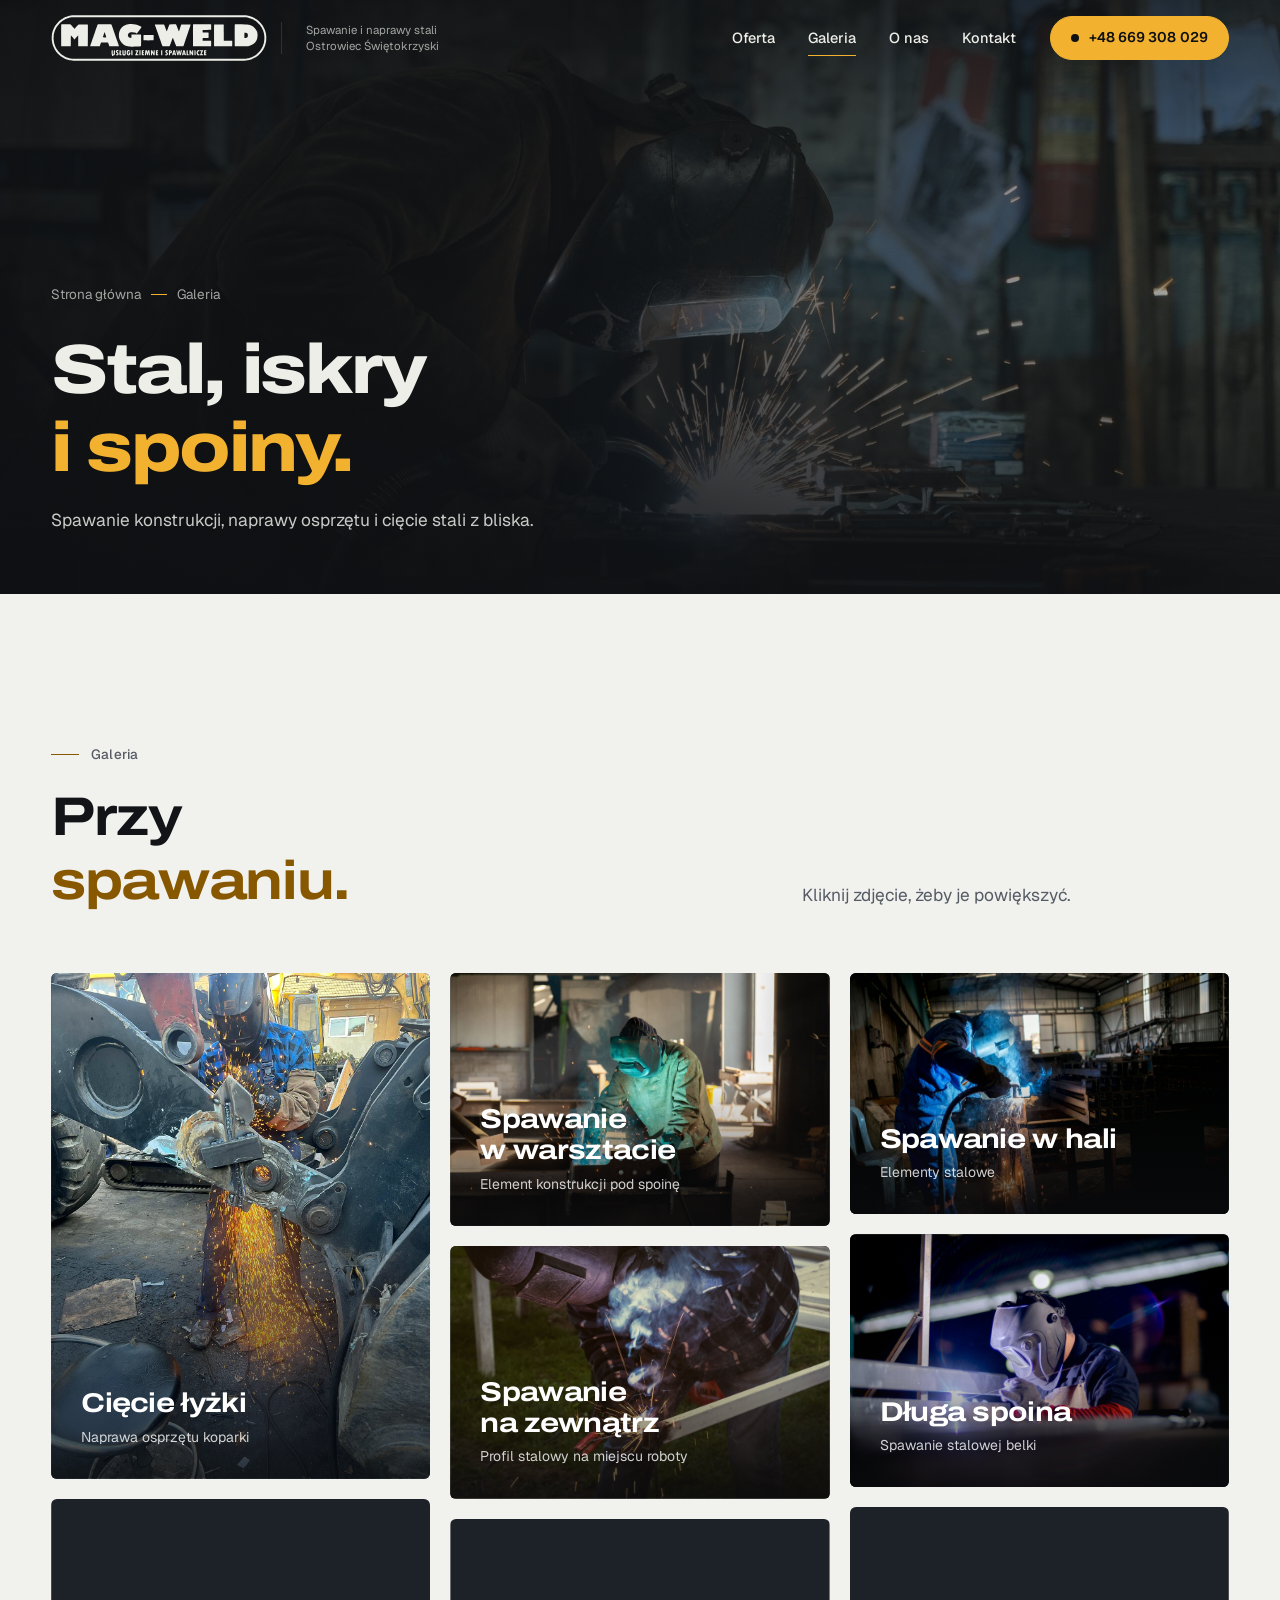
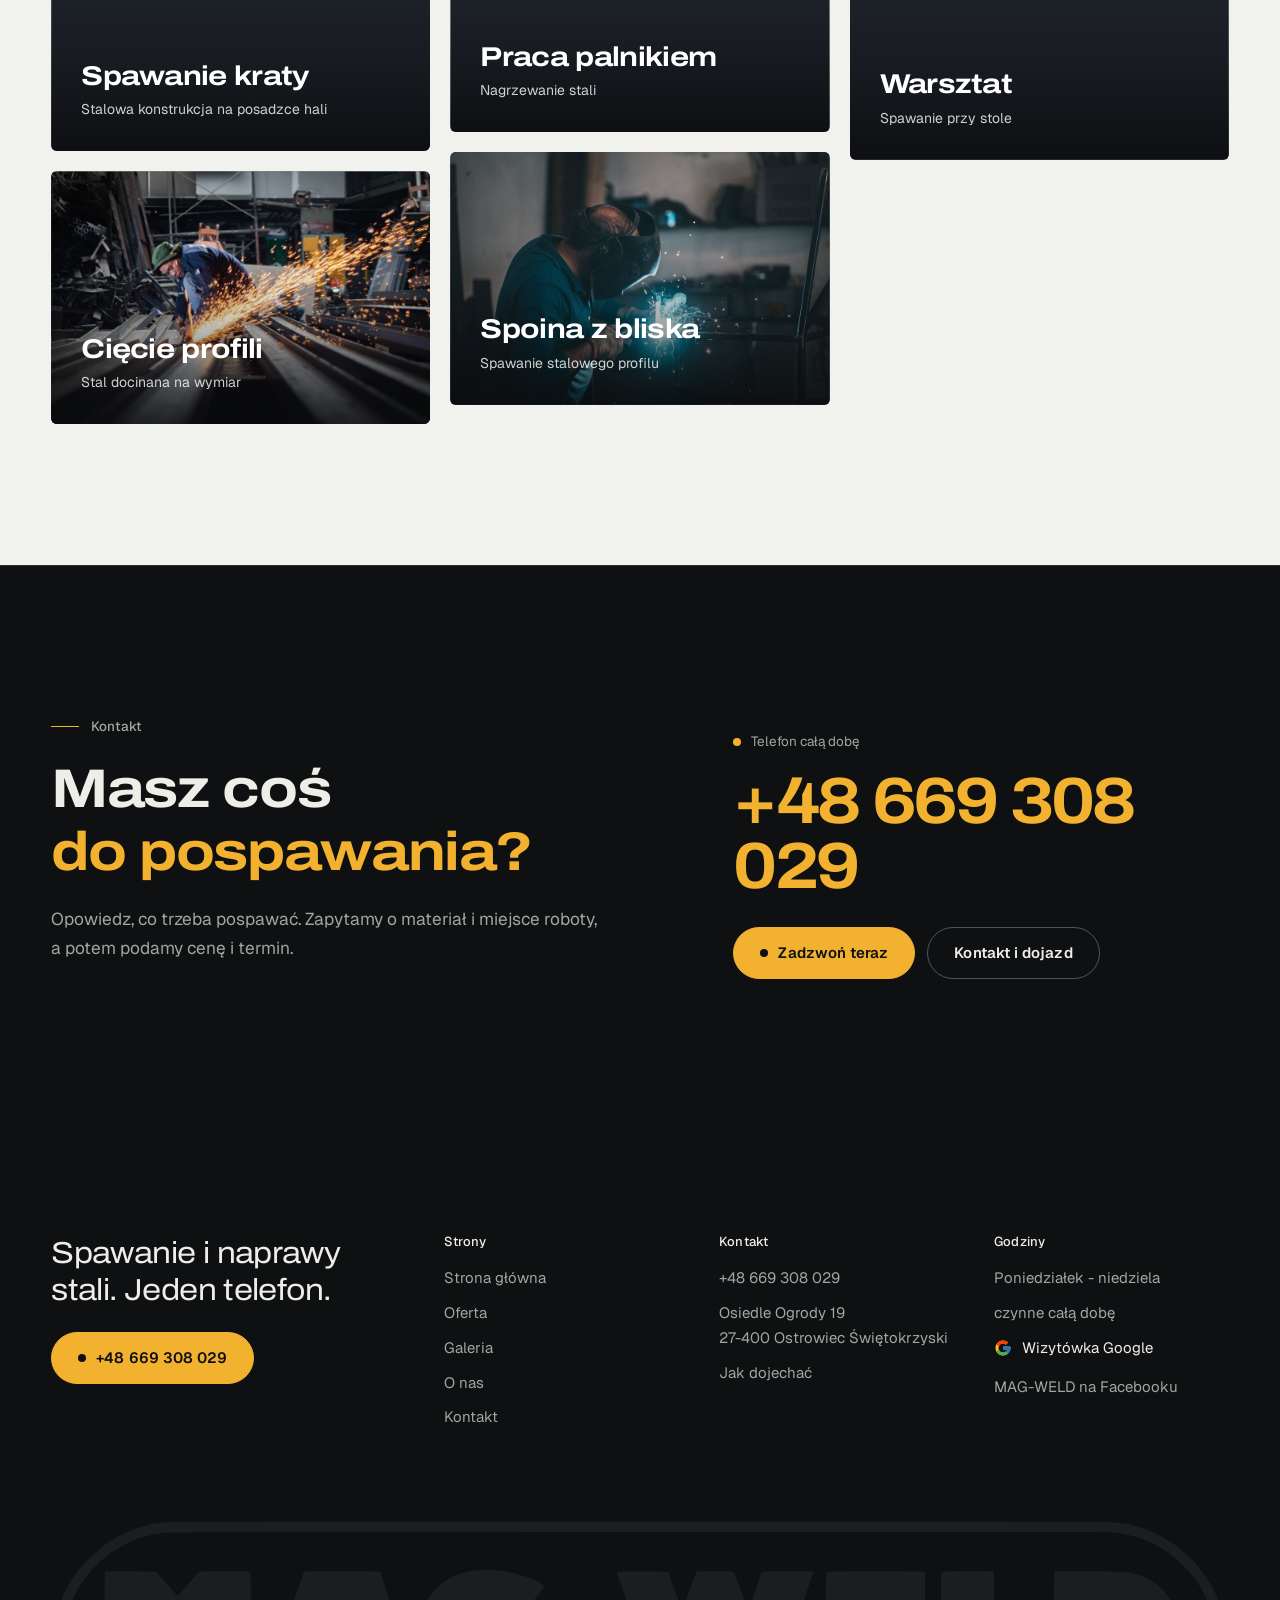
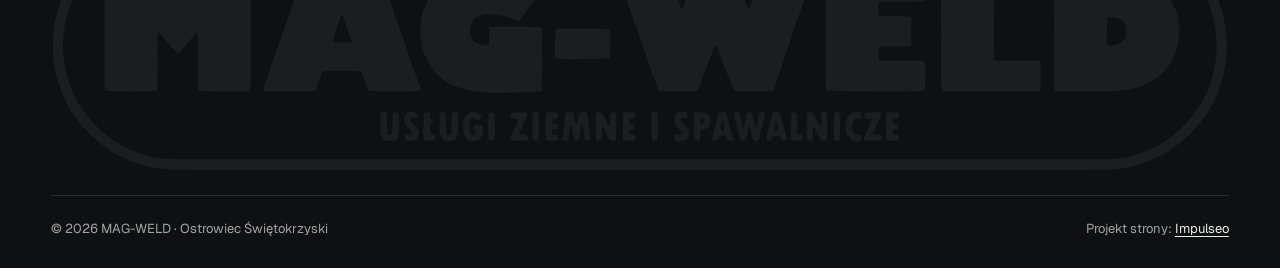
<file: realizacje.html>
<!DOCTYPE html>
<html lang="pl">
<head>
<meta charset="UTF-8">
<meta name="viewport" content="width=device-width, initial-scale=1.0">
<title>Galeria - MAG-WELD | spawanie i naprawy stali Ostrowiec</title>
<meta name="description" content="Galeria MAG-WELD: spawanie konstrukcji stalowych, naprawy łyżek i osprzętu maszyn, cięcie stali. Ostrowiec Świętokrzyski.">
<link rel="canonical" href="https://impulseo-pl.github.io/mag-weld/realizacje.html">
<meta name="robots" content="noindex, nofollow">
<meta name="theme-color" content="#0F1012">
<meta property="og:type" content="website">
<meta property="og:locale" content="pl_PL">
<meta property="og:site_name" content="MAG-WELD">
<meta property="og:title" content="Galeria - MAG-WELD | spawanie i naprawy stali Ostrowiec">
<meta property="og:description" content="Galeria MAG-WELD: spawanie konstrukcji stalowych, naprawy łyżek i osprzętu maszyn, cięcie stali. Ostrowiec Świętokrzyski.">
<meta property="og:url" content="https://impulseo-pl.github.io/mag-weld/realizacje.html">
<meta property="og:image" content="https://impulseo-pl.github.io/mag-weld/img/og.jpg">
<meta property="og:image:width" content="1200">
<meta property="og:image:height" content="630">
<meta name="twitter:card" content="summary_large_image">

<script>(function(){var d=document.documentElement;d.classList.add('js');try{if(!window.matchMedia('(prefers-reduced-motion: reduce)').matches)d.classList.add('anim');}catch(e){}setTimeout(function(){if(!d.classList.contains('anim-ok'))d.classList.remove('anim');},3500);})();</script>

<link rel="preload" as="image" href="img/w7.jpg" fetchpriority="high">
<link rel="preconnect" href="https://fonts.googleapis.com">
<link rel="preconnect" href="https://fonts.gstatic.com" crossorigin>
<link href="https://fonts.googleapis.com/css2?family=Archivo:wdth,wght@100..125,500..800&family=Geist:wght@400..600&display=swap" rel="stylesheet">
<link rel="stylesheet" href="assets/styles.css?v=20261114c">
<script src="assets/lenis.min.js?v=1.1.20" defer></script>
<script src="assets/main.js?v=20261113" defer></script>
</head>
<body>
<a class="skip" href="#tresc">Przejdź do treści</a>
<header class="site-head">
<div class="head-in">
  <a class="brand" href="index.html" aria-label="MAG-WELD - strona główna">
    <span class="znak"><svg class="wm" viewBox="10 12 3210 686" role="img" aria-label="MAG-WELD - usługi spawalnicze"><path pathLength="1" style="--i:0" d="M342.5 17.1C315 18.3 280.5 23.2 266.8 28C263.6 29.1 260.2 30 259.2 30C258.3 30 253 31.6 247.5 33.6C242 35.5 235 38 232 39.1C219.3 43.6 189.8 57.6 182.3 62.7C180.8 63.8 177.6 65.9 175.3 67.3C165.2 73.6 161.7 76 147.4 86.7C120.8 106.3 90.5 138.4 72.5 166C68.7 171.8 63.9 179.2 61.7 182.5C57.3 189.2 40.4 223.6 39.4 227.8C39 229.3 38.1 231.6 37.4 233C32.8 241.5 20.7 285.1 19.6 297C19.2 300.6 18.3 306.4 17.5 310C15.5 318.5 14.4 371 15.8 386C18.1 409.7 24.7 441 31.4 460.5C36.1 474.2 41.1 487.2 42.6 490C43.3 491.4 46.7 498.3 50.1 505.4C53.4 512.6 58.1 521.3 60.4 524.9C62.7 528.6 64.9 532.2 65.3 533C66.4 535.6 81.2 556.6 89 566.8C105.9 588.7 141.6 621.1 166.5 637.1C168.7 638.5 171.8 640.5 173.4 641.6C182.4 647.5 203.5 658.8 213.5 663.1C217.4 664.7 221.2 666.5 222.2 667C226.6 669.4 257 680 259.6 680C260.4 680 263.8 680.9 267.2 682.1C280.7 686.6 311.9 691.2 340.4 692.9C364.3 694.4 2852.7 694.4 2884.5 693C2923.4 691.2 2955 685.8 2982.5 676.2C2988 674.3 2995 671.9 2998 670.8C3010 666.7 3040 652.5 3047.7 647.3C3049.2 646.2 3052.3 644.2 3054.5 642.8C3056.7 641.5 3060.5 639.1 3063 637.5C3098.7 615.1 3137.1 576.2 3162.2 537C3172.5 521 3171.4 523 3188.6 487.6C3189.9 484.8 3191 482 3191 481.3C3191 480.6 3191.9 478.3 3193 476.3C3194.1 474.2 3195 471.8 3195 470.9C3195 469.9 3196.1 466.8 3197.5 463.8C3198.9 460.9 3200 457.8 3200 457C3200 456.2 3201.1 451.9 3202.4 447.5C3207.3 431.1 3212.4 405.3 3214.1 387.5C3215.1 377.2 3215.1 334 3214.1 323C3212.6 307 3206.4 274.4 3202.8 263.5C3202.3 261.8 3201 257.6 3200 254C3198 246.8 3194.6 237.2 3192.6 232.5C3191.8 230.8 3190.9 228.4 3190.5 227C3190.1 225.6 3188.7 222.5 3187.4 220C3186.2 217.5 3182.8 210.5 3180 204.5C3156.9 155.5 3110.2 102.8 3063.5 72.9C3061.3 71.5 3057.5 69.1 3055 67.5C3052.5 65.9 3048.9 63.7 3047 62.4C3040.9 58.5 3014.8 45.6 3007.5 42.8C2999.5 39.8 2994.7 38 2983.5 33.8C2979.1 32.2 2973.5 30.4 2971 30C2968.5 29.6 2963.8 28.3 2960.5 27.2C2947 22.7 2914.2 18.3 2884.5 17C2857.5 15.8 370.4 15.9 342.5 17.1ZM2891 45.5C2901.7 45.8 2912.3 46.4 2914.5 47C2916.7 47.5 2923.9 48.7 2930.4 49.5C2937 50.4 2942.7 51.3 2943.1 51.6C2944 52.1 2964.6 57.6 2970.8 59C2973.2 59.5 2977.7 61 2980.8 62.4C2984 63.7 2989.2 65.8 2992.5 67C2995.8 68.3 3001.2 70.5 3004.5 72C3007.8 73.5 3011.6 75.3 3013 75.9C3014.4 76.5 3016.2 77.4 3017 77.9C3017.8 78.4 3021.9 80.7 3026 83C3030.1 85.2 3035.1 88 3037.1 89.3C3039.1 90.5 3042.9 92.8 3045.6 94.4C3048.3 96.1 3053.8 99.9 3057.9 102.9C3061.9 106 3067.1 109.8 3069.4 111.4C3077.7 117.2 3089.9 128.8 3110.2 150.5C3119.8 160.7 3136.7 183.8 3145.6 198.9C3149.6 205.6 3164.2 235.5 3165.1 238.5C3165.5 240.1 3167.5 245.8 3169.5 251C3171.5 256.2 3174 263.7 3174.9 267.6C3175.9 271.5 3176.9 275.1 3177.3 275.6C3178.2 277.1 3183.7 305.3 3184.9 314.5C3189.3 348.3 3188 383.7 3181 418C3177.8 433.7 3170.3 459.4 3166.8 466C3165.8 467.9 3165 470.2 3165 471.1C3165 472.8 3150.1 503.9 3146.9 509C3146 510.4 3143.3 514.6 3140.9 518.5C3128.7 538 3122.6 545.8 3105.5 564.4C3092.3 578.7 3079.9 590.6 3072.2 596.3C3069.8 598.1 3065.8 601.2 3063.2 603.3C3054.4 610.3 3024.5 629.2 3020 630.5C3018.6 630.9 3016.4 632.1 3015.1 633.1C3013.8 634.2 3012 635 3011.1 635C3010.2 635 3008.2 635.8 3006.5 636.8C3000.5 640.4 2974.4 650.2 2963 653C2958.3 654.2 2951.7 656 2948.3 657.1C2944.9 658.1 2937 659.6 2930.7 660.4C2924.5 661.3 2917 662.5 2914 663.2C2909.5 664.3 2664.7 664.5 1616 664.5C389.5 664.5 323 664.4 313.5 662.8C308 661.8 299.5 660.4 294.5 659.6C275 656.5 237.8 644.6 223.9 637C221.9 635.9 219.6 635 218.7 635C217.9 635 216.2 634.2 214.9 633.1C213.6 632.1 211.5 631 210.2 630.6C209 630.2 205.2 628.1 201.7 626C198.3 623.9 191.5 619.8 186.7 616.8C181.9 613.9 175.1 609.4 171.7 606.7C168.3 604.1 163.8 600.8 161.7 599.4C153.7 594.1 140 581.1 119.8 559.5C114.2 553.6 106.5 543.7 97 530.5C94.3 526.8 87.2 515.9 84.3 511.1C79.9 503.7 65.7 474.3 64.5 470C63.8 467.5 61.4 460.6 59.1 454.7C56.8 448.7 55 443.1 55 442.2C54.9 441.3 54.3 438.7 53.5 436.5C52.7 434.3 50.7 426 49.1 418C41.9 382.1 40.7 350.4 45.1 315C46.5 303.9 51.6 278.6 53.5 273.5C54.3 271.3 54.9 268.7 55 267.8C55 266.9 56.8 261.3 59.1 255.3C61.4 249.4 63.8 242.5 64.5 240C65.8 235.5 70.7 224.6 73.4 220C74.3 218.6 76.5 214.1 78.5 210C80.5 205.9 83.3 200.6 84.8 198.3C86.3 196 89.4 191 91.8 187.3C108.6 161 144 122 160.6 111.4C162.2 110.4 166.4 107.2 170 104.4C173.6 101.6 179.9 97.2 184 94.7C188.1 92.2 194.4 88.3 198 86.1C201.6 83.8 206.1 81.3 208 80.5C209.9 79.6 212.2 78.5 213 78C213.8 77.4 215.6 76.5 217 75.9C218.4 75.3 221.3 74 223.5 72.9C234.2 67.9 254.9 60.2 263.5 58C266.3 57.3 272.3 55.6 277 54.3C281.7 53 289.8 51.2 295 50.4C300.2 49.6 308.6 48.1 313.5 47.2C321.9 45.6 400.4 45.5 1590 45C2287.1 44.7 2860.7 44.6 2864.5 44.7C2868.4 44.9 2880.3 45.2 2891 45.5Z"/><path pathLength="1" style="--i:1" d="M160.3 152.2C158.9 152.6 157.3 153.5 156.9 154.2C156.4 154.9 156 227.6 156 315.7C156 460 156.2 476 157.6 477.4C159.7 479.6 297 479.9 298.8 477.7C299.6 476.8 300 452.6 300.1 398.2C300.2 319.3 300.3 316.6 303.6 318.8C304.2 319.2 307.3 322.6 310.5 326.5C313.8 330.3 318 335.3 320.1 337.5C324.6 342.4 336.5 356.2 344.4 365.5C355.2 378.2 355.8 378.4 362.6 370.2C369.5 362 390.3 337.9 394 333.9C395.8 332 399.2 327.9 401.7 324.7C406.6 318.7 410 317.2 410 321.2C410 322.5 410 357.8 410 399.7C410 468.1 410.1 476 411.5 477.4C413.6 479.5 551.7 479.9 553.8 477.8C555.7 475.9 555.5 154.7 553.7 153.1C552.7 152.4 532.5 152 484.8 152C406.1 151.9 415.8 150.3 402.5 166C394.8 175 382.7 188.9 376.7 195.5C370.1 202.8 366.3 207.2 362.2 212.2C355.7 220.1 355.2 220 344.2 207.2C333 194.1 326.9 187.2 321 180.6C318.5 177.8 312.5 170.9 307.7 165.2C302.8 159.6 297.6 154.3 296 153.5C292.8 151.9 166.1 150.7 160.3 152.2Z"/><path pathLength="1" style="--i:2" d="M702.5 153C699.1 154.7 698 156.6 694.7 167C693.3 171.1 689 183.7 685 195C669 240.4 665.8 249.7 664.9 253.3C664.4 255.5 662.8 259.8 661.5 263.1C660.1 266.3 659 269.5 659 270.2C659 270.9 658.1 273.3 657.1 275.5C656.1 277.7 653.7 284.2 651.9 290C650.1 295.8 648 301.8 647.2 303.5C646.3 305.1 645.3 308.1 644.9 310C644.1 313.3 642 319.5 635 339C633.4 343.7 630 353.3 627.5 360.5C625.1 367.6 621.4 378 619.5 383.5C617.5 389 615.2 395.5 614.5 398C613.7 400.5 611.7 406.3 610 411C608.3 415.7 604.9 425.3 602.5 432.5C596.2 451 594.2 456.7 591.4 463.7C588.2 471.8 588.1 477.8 591.3 478.5C592.5 478.8 624.2 478.9 661.7 478.8C738.8 478.5 732.1 479.3 734.5 469.9C735.9 464.2 741.4 447.9 743 444.5C743.5 443.4 744.4 440.6 745 438.3C745.6 436 746.5 433.8 747 433.5C747.6 433.2 748 431.8 748 430.6C748 429.3 748.8 427.2 749.8 426L751.6 423.8L803 423.9C843.6 424.1 854.8 424.4 855.8 425.4C857 426.6 862.5 441.6 870.6 465.5C872.6 471.4 874.8 476.2 876.1 477.2C879.2 479.8 1015 480 1017.1 477.4C1018.2 476 1017.6 473.4 1012.6 459.1C1009.4 450 1006.2 440.5 1005.5 438C1004.2 433.6 1001.3 425.5 995 408C990.4 395.4 982 371.2 980.3 365.5C979.5 362.7 978.1 359.1 977.3 357.5C976.4 355.8 975.2 352.2 974.5 349.5C973.7 346.7 971.5 340 969.5 334.5C967.5 329 965.4 322.8 964.9 320.7C964.4 318.6 963.3 315.9 962.6 314.7C961.8 313.5 960.9 310.9 960.5 309C960.1 307.1 959.1 304.1 958.2 302.5C957.4 300.8 956.1 297.2 955.4 294.5C954.7 291.7 953.3 287.2 952.2 284.5C951.1 281.7 948.5 274.5 946.5 268.5C944.4 262.4 940.3 250.5 937.3 242C934.3 233.5 931 224 930 221C929 218 926.7 211.7 925 207C923.3 202.3 921 195.8 920 192.5C916.3 180.9 913.7 173.4 911.4 167.3C910.1 163.9 909 160.2 909 159.1C909 156.6 905.9 153.3 902.8 152.5C901.5 152.2 856.6 151.8 803 151.7C718 151.5 705.1 151.7 702.5 153ZM809.8 285.6C819.6 315.2 826.8 336.5 828.1 339.7C830.6 345.8 829.8 346 803.5 346C776.1 346 776.8 346.2 779.4 337.2C780.3 334.1 782 329.2 783 326.5C784.1 323.7 785 320.7 785 319.8C785 318.8 785.8 316.1 786.9 313.8C789.6 307.6 800 275.4 800 273.3C800 271.1 802 268.8 803.5 269.3C804 269.5 806.9 276.8 809.8 285.6Z"/><path pathLength="1" style="--i:3" d="M1176.5 148C1145.6 151.1 1132.4 154.4 1109 164.8C1066.5 183.8 1040.2 214 1023.5 263.2C1014.8 288.9 1014.5 339.6 1023 363.2C1024.1 366.4 1025 369.5 1025 370.1C1025 370.7 1027.3 376.4 1030.1 382.9C1041.9 409.8 1060.5 433.7 1081.3 448.8C1088.6 454.1 1092.2 456.2 1103.5 461.8C1118.1 469 1151.1 478.1 1169.8 480C1214.2 484.6 1221 484.7 1276 482.1C1287.8 481.6 1308.2 480.8 1321.3 480.4C1337.9 479.9 1345.6 479.3 1346.8 478.4C1349.5 476.4 1349.5 307.5 1346.8 304.8C1344.3 302.3 1207.1 302 1205 304.5C1204.1 305.6 1203.8 312 1203.9 328.6C1204 344.5 1203.7 351.6 1202.9 352.6C1200.3 355.8 1177.7 351.8 1168.7 346.6C1154.8 338.4 1148.2 321.3 1152.5 304.5C1156.8 287.8 1166.6 276.9 1182.7 271.4C1192.4 268 1224.4 268.1 1237.5 271.6C1240.8 272.5 1245.8 273.6 1248.5 274.2C1253.1 275 1258.9 277.1 1274.1 283.6C1286 288.6 1287.5 288.1 1296.5 274.7C1304.1 263.3 1304.8 262.4 1310.5 254.5C1313.3 250.6 1317.4 245 1319.5 242C1321.6 239 1326.1 232.7 1329.4 228C1332.7 223.3 1339 214.3 1343.4 208C1347.9 201.7 1352.3 195.7 1353.3 194.8C1356.5 191.5 1355.7 190.5 1344.4 184.1C1335 178.8 1323.3 173.5 1312 169.6C1283.4 159.6 1272.4 156.3 1263.1 155C1259 154.4 1255.4 153.8 1255 153.5C1249.1 149.8 1195.7 146.1 1176.5 148Z"/><path pathLength="1" style="--i:4" d="M1385.8 310.2C1383.3 312.7 1383 386.9 1385.4 389.3C1387.5 391.4 1530.8 391.2 1533.3 389.1C1535.6 387.3 1535.9 312 1533.7 310.1C1532.7 309.4 1510.9 309 1459.9 308.8C1392.1 308.5 1387.4 308.6 1385.8 310.2Z"/><path pathLength="1" style="--i:5" d="M1815.3 151.7L1771 152L1769.5 154.3C1768.7 155.6 1766.9 159.8 1765.6 163.6C1764.2 167.4 1761.7 174.1 1760 178.5C1758.3 182.9 1756 189.2 1754.8 192.5C1753.7 195.8 1751 202.9 1748.9 208.4C1746.8 213.8 1745 218.7 1745 219.4C1745 220 1744.3 221.8 1743.4 223.5C1741.6 226.8 1738.9 234.1 1735.8 244C1732 256 1728.5 256.7 1725.5 246.2C1724.6 243 1723.2 239.1 1722.4 237.5C1721.6 235.8 1720.4 232.2 1719.6 229.5C1718.8 226.7 1716.7 220.7 1715 216C1713.3 211.3 1711 204.9 1710 201.7C1709 198.5 1707.7 195.3 1707.2 194.7C1706.7 194 1705.8 191.7 1705.2 189.5C1704.6 187.3 1702.5 181 1700.5 175.5C1698.5 170 1696.2 163.3 1695.4 160.5C1692.9 151.8 1699.3 152.5 1623.3 152.2C1552.6 151.9 1553 151.9 1553 156.3C1553 158.4 1558.9 175.6 1562.1 182.8C1563.1 185.1 1564.4 188.7 1564.9 190.8C1565.4 192.8 1567.3 198.3 1569 203C1570.8 207.7 1574.6 218.5 1577.6 227C1580.5 235.5 1584 245.6 1585.5 249.5C1586.9 253.3 1588.7 258.3 1589.4 260.5C1590.2 262.7 1592.4 269 1594.4 274.5C1596.4 280 1598.9 287.2 1599.9 290.5C1601 293.8 1603.5 300.8 1605.5 306C1607.5 311.2 1609.7 317.5 1610.5 320C1613 328.2 1616.8 338.8 1618.3 341.7C1619.1 343.2 1620.1 346.3 1620.5 348.5C1620.9 350.7 1621.6 353 1622.1 353.6C1622.6 354.3 1623.9 357.6 1624.9 361.1C1626 364.6 1628.2 371.1 1630 375.5C1631.8 379.9 1633.9 386 1634.7 388.9C1635.5 391.9 1636.8 395.3 1637.5 396.4C1638.2 397.6 1639.1 399.8 1639.4 401.5C1639.8 403.1 1641.2 407.3 1642.6 410.7C1643.9 414.1 1645 417.7 1645 418.7C1645 419.7 1646.2 422.7 1647.5 425.5C1648.9 428.2 1650 431.3 1650 432.3C1650 433.4 1650.7 435.4 1651.5 436.8C1652.3 438.3 1653.9 442.2 1654.9 445.5C1656 448.8 1658.3 455.3 1660 460C1661.7 464.7 1663.5 470 1664 471.9C1665.8 478.9 1662.5 478.5 1719.9 478.8C1778 479.1 1773.6 479.7 1775.8 471.5C1776.4 469.3 1778.3 463.9 1780 459.5C1781.7 455.1 1784.2 448.3 1785.6 444.5C1786.9 440.6 1788.4 436.6 1788.9 435.5C1789.4 434.4 1790.5 431.5 1791.3 429C1792.1 426.5 1794 421.3 1795.5 417.5C1798.6 409.4 1803.5 396.2 1805.4 390.5C1806.2 388.3 1808.3 382.9 1810 378.5C1811.8 374.1 1814.3 367 1815.7 362.7C1819.1 352 1823.1 350.9 1825.6 360.1C1826.8 364.8 1839.8 397.8 1843 404.6C1844.1 406.9 1845 409.1 1845 409.6C1845 410.1 1846.6 414.4 1848.6 419C1850.5 423.7 1854.3 433.1 1857 440C1859.7 446.9 1863.5 456.2 1865.4 460.8C1867.3 465.4 1869.2 470.4 1869.5 472C1869.9 473.7 1871.3 475.9 1872.7 477C1875.2 478.9 1876.7 479 1925.9 479C1964.9 479 1977 478.7 1978.2 477.8C1979.6 476.7 1987.8 453.3 2004.1 404C2004.7 402.1 2006 398.2 2007 395.5C2008 392.7 2009.6 387.8 2010.7 384.5C2011.8 381.2 2017.2 365 2022.8 348.5C2028.4 332 2033.4 316.9 2034.1 315C2034.7 313.1 2036.3 308.6 2037.5 305C2041.7 292.8 2044.2 285.5 2045.5 281C2046.2 278.5 2047.5 275.1 2048.4 273.5C2049.3 271.8 2050 269.8 2050 269C2050 268.2 2051.9 262.3 2054.1 256C2056.3 249.7 2058.8 242.5 2059.5 240C2060.2 237.5 2062.5 230.8 2064.5 225C2066.5 219.2 2068.8 212.5 2069.5 210C2070.3 207.5 2074.5 194.8 2079 181.8C2083.4 168.7 2087 157.2 2087 156.1C2087 151.7 2087.4 151.7 2017.9 151.9C1945.6 152.1 1946.7 152 1945.5 157.8C1945.2 159.3 1944.1 162.7 1943.1 165.5C1939.4 175.6 1935 189.9 1935 191.5C1935 192.4 1934.3 194.4 1933.5 195.8C1932 198.4 1928.8 207.4 1925 219.5C1924 222.8 1922.1 228.4 1920.9 232C1919.7 235.6 1917.5 242.1 1916.1 246.5C1914.4 251.6 1912.9 254.5 1912 254.5C1911.1 254.5 1909.3 251.4 1907.4 246.5C1905.7 242.1 1903.6 236.9 1902.7 235C1901.9 233.1 1900.7 229.9 1900.1 227.9C1899.5 225.9 1898.1 222.6 1897 220.5C1895.9 218.3 1895 215.9 1895 215C1895 214.2 1893.8 211.2 1892.5 208.5C1891.1 205.7 1890 202.8 1890 202C1890 201.2 1888.9 198.4 1887.5 195.8C1886.1 193.2 1885 190.3 1885 189.3C1885 188.3 1884.3 186.4 1883.4 185.1C1882.5 183.9 1880.9 180.3 1880 177.2C1876.6 166.6 1871.2 154.6 1869.3 153.3C1866.6 151.5 1863.1 151.4 1815.3 151.7Z"/><path pathLength="1" style="--i:6" d="M2123.7 153.8C2122.1 155.5 2122 168.2 2122 315.4C2122 423.6 2122.3 475.8 2123 477.1C2124.6 480 2388.7 480.1 2391.3 477.2C2393.9 474.3 2394 400.8 2391.5 398C2389.7 396.1 2388 396 2329.8 396C2290.4 396 2269.2 395.6 2267.9 395C2266.1 394 2266 392.7 2266 376.2C2266 363.7 2266.4 358 2267.2 357.2C2268.1 356.3 2279.1 356 2310.5 356C2341.9 356 2352.9 355.7 2353.8 354.8C2355.6 353 2355.5 276.1 2353.7 275.4C2353 275.2 2333.4 274.9 2310.2 274.7C2273.9 274.5 2267.8 274.3 2267 273C2265.7 271 2265.7 238 2267 236C2267.8 234.7 2276 234.5 2329.1 234.3C2373.9 234.1 2390.6 233.8 2391.6 232.9C2392.8 232 2393 225.1 2393 193.4L2393 155.1L2390.8 153.6C2387 150.9 2126 151.2 2123.7 153.8Z"/><path pathLength="1" style="--i:7" d="M2438.5 153.6C2436.5 155.1 2436.5 156.4 2436.2 314.7C2436 456.7 2436.2 474.6 2437.5 476.7L2439 479L2572 479C2691.4 479 2705 478.8 2706.4 477.4C2709 474.8 2708.8 400 2706.2 397.7C2704.5 396.2 2698.8 396 2644.6 396C2605.3 396 2584.2 395.6 2582.9 395C2581 394 2581 391.5 2581 274.2C2581 182.3 2580.7 154.1 2579.8 153.2C2577.8 151.2 2441.2 151.6 2438.5 153.6Z"/><path pathLength="1" style="--i:8" d="M2748.3 152.2C2746.9 152.6 2745.3 153.5 2744.9 154.2C2744.4 154.9 2744 227.4 2744 315.2C2744 473.7 2744 475 2746 477C2748 479 2749.3 479 2827.3 479C2889.6 479 2909.7 478.7 2921.5 477.5C2945.1 475.2 2953.2 474.1 2958 472.5C2960.5 471.7 2965.4 470.4 2969 469.6C2978.4 467.6 2988.2 463.7 3001.5 456.8C3039.3 437.1 3061.5 411.3 3077.4 368.5C3088.7 338.1 3088.3 289.5 3076.5 259.3C3059.7 216.1 3029.9 184.5 2989.5 167.3C2964.6 156.6 2942 152.9 2899 152.3C2842.9 151.6 2750.9 151.5 2748.3 152.2ZM2908.2 278.4C2933.5 282.9 2940.5 291 2940.5 315.5C2940.4 328.2 2940.4 328.7 2937.2 334.7C2933.5 342 2925.8 348.3 2918.8 349.9C2907.7 352.4 2891 354.4 2889.8 353.2C2888 351.4 2888.1 279.8 2889.9 277.6C2891.6 275.5 2891.9 275.6 2908.2 278.4Z"/><path pathLength="1" style="--i:9" d="M981.1 538.7C976.7 541.8 975.3 543.5 973.9 547.5C969.6 559.9 971.8 566.4 985 579.5C996.1 590.6 997.2 593.1 992.4 596.9C989.3 599.3 986.5 599.5 983 597.5C976.8 594 974.2 596.4 974.4 605.2C974.7 613 976.9 614.5 988.3 614.5C1000.3 614.5 1005.7 611.6 1010.8 602.4C1016.9 591.4 1014.1 583.1 999.4 568.7C988.9 558.5 987.8 555.7 993.1 551.7C995.7 549.8 995.9 549.8 1001.1 551.5C1007.5 553.7 1009 552.4 1009 544.9C1009 537 1007 535.6 995.8 535.2L986.5 534.9L981.1 538.7Z"/><path pathLength="1" style="--i:9" d="M1148.4 538C1141.8 541.5 1141.1 542.3 1136.8 551L1133.6 557.5L1133.6 574.5L1133.5 591.5L1136.9 598.7C1142.2 610.1 1149.4 615 1161.1 615C1178 615 1187.6 603.7 1188.2 583.2C1188.6 570.4 1188.7 570.6 1175.8 570.2C1163.5 569.9 1162 570.7 1162 578.2C1162 582.8 1162.2 583.1 1165.5 584.7C1171.6 587.6 1171.2 593 1164.7 596.5C1159.9 599 1155.3 596.5 1152.8 589.9C1150.9 584.9 1150.3 566.8 1152 561.1C1153.8 554.7 1161.3 549.5 1163.5 553C1163.9 553.6 1165.9 554.9 1168 556L1171.9 558L1177.7 555.3C1185.7 551.5 1186.1 548.6 1179.5 542.3C1170.7 533.9 1159.2 532.4 1148.4 538Z"/><path pathLength="1" style="--i:9" d="M1721.2 536C1712.9 539.5 1708.5 546.9 1708.5 557.5C1708.5 565.8 1710.8 569.9 1721.4 580.2C1728.8 587.4 1730.3 589.3 1730.3 591.9C1730.3 598.6 1724.5 600.8 1717 596.9C1711.1 593.8 1709.7 595.3 1710.2 604.2C1710.7 613.6 1711.6 614.3 1723.2 614.7C1735.2 615.1 1741.6 611.9 1746.5 602.9C1752.7 591.5 1749.6 582.4 1735 568.3C1724.7 558.4 1723.9 556.8 1727.1 553.4C1729.8 550.6 1735.7 550.1 1739.4 552.5C1741.6 553.9 1741.9 553.9 1743.5 552.4C1745.5 550.4 1745.3 538.9 1743.2 536.8C1741.7 535.3 1724.4 534.6 1721.2 536Z"/><path pathLength="1" style="--i:9" d="M2195.4 537.3C2183.7 543.6 2177.9 552.5 2175.7 567.2C2171.9 593.1 2186.6 615 2207.6 615C2217.5 615 2219 613.7 2219 605.5C2219 597.3 2217.8 596 2210 596C2200.9 596 2195.8 590.8 2194.4 580.2C2192.3 563.8 2199.8 551.7 2211.2 553.4C2217.2 554.2 2218.3 553.2 2218.8 546.1C2219.5 536.4 2218 535 2207.7 535C2201.2 535.1 2198.7 535.5 2195.4 537.3Z"/><path pathLength="1" style="--i:9" d="M909.7 537.8C907.4 540.3 907.2 586.7 909.4 597.4C912.3 610.9 917.4 614.5 933.6 614.5C955.8 614.5 959 608.2 959 564.8C959 535.8 959.1 536 949.7 536C940.6 536 941 534.7 940.7 565.5C940.5 580.3 940 593.2 939.6 594.1C938.6 596.3 933.2 599.2 931.7 598.4C925.8 595.1 926 595.9 926 567C926 535.5 926.2 536 917.1 536C912.8 536 910.9 536.5 909.7 537.8Z"/><path pathLength="1" style="--i:9" d="M1030.5 536.7C1026.1 537.9 1026 538.4 1026 559.4C1026 579 1025.9 579.6 1023.5 583.5C1020.4 588.5 1020.4 589.8 1023.5 594C1025.5 596.8 1026 598.5 1026 603.7C1026 613.3 1027.1 614 1041.8 614C1055.5 614 1056.4 613.5 1057.5 605.7C1058.5 599.3 1056.4 596 1051.4 596C1044.4 596 1044 595.3 1044 582.5C1044 571.4 1044.1 571 1046.8 567.8C1054.4 558.8 1055 555.3 1048.8 554.8L1044.5 554.5L1044 546.3C1043.7 541.8 1043.2 537.8 1042.8 537.4C1041.8 536.5 1033.1 536 1030.5 536.7Z"/><path pathLength="1" style="--i:9" d="M1070 537.9C1068.6 540.6 1068.7 589.4 1070.1 596.2C1071.8 604 1074.3 608.3 1079.2 611.6C1083.3 614.4 1084 614.5 1094.6 614.5C1108.3 614.5 1112.6 612.3 1116.9 603C1119.5 597.6 1119.5 597.2 1119.8 569.2C1120.2 535.7 1120.2 536 1111.7 536C1101.7 536 1102 535 1102 565.7L1102 592.2L1098.6 595.6C1094.5 599.7 1094 599.7 1090.1 596.4L1087 593.8L1087 567.1C1087 535.2 1087.3 536 1077.5 536C1072.2 536 1070.9 536.3 1070 537.9Z"/><path pathLength="1" style="--i:9" d="M1204.2 537.6L1202 539.1L1202 574.6C1202 615.7 1201.6 614 1211.4 614C1220.3 614 1220 615.3 1220 575C1220 534.8 1220.3 536 1211.7 536C1208.6 536 1205.5 536.6 1204.2 537.6Z"/><path pathLength="1" style="--i:9" d="M1264.5 537.4C1262 539.2 1261.3 547.3 1263.4 550.5C1264.9 552.8 1265.6 553 1273 553C1281.5 553 1284.6 554.5 1283.1 557.8C1282.7 558.7 1281.6 561.3 1280.6 563.5C1279.6 565.7 1277.8 569.7 1276.6 572.5C1275.3 575.2 1273.1 580.4 1271.5 584C1270 587.6 1267 594.1 1264.9 598.5C1257.2 614.7 1256.4 614 1284.1 614C1309.5 614 1310 613.8 1310 605.4C1310 597.6 1309.3 597 1299 597C1285 597 1284.7 596.4 1290.9 583.5C1293.1 579.1 1296.3 572.1 1298 568C1302.2 558.1 1304.7 552.5 1307.6 546.9C1310.3 541.6 1310.6 538.8 1308.7 537.1C1306.7 535.5 1266.7 535.8 1264.5 537.4Z"/><path pathLength="1" style="--i:9" d="M1325.2 537.6L1323 539.1L1323 575C1323 606.3 1323.2 611.1 1324.6 612.4C1326.7 614.6 1337.2 614.6 1339 612.5C1340.7 610.5 1340.5 539.3 1338.8 537.3C1337.3 535.5 1327.9 535.6 1325.2 537.6Z"/><path pathLength="1" style="--i:9" d="M1359.7 537.8C1357 540.8 1357.2 609.9 1359.8 612.3C1361.3 613.7 1364 614 1375.2 614C1391.9 614 1393.5 613.2 1393.5 605C1393.5 597.7 1390.9 595.6 1383 596.5C1377 597.2 1375.4 596.4 1375 592.5C1374.2 585.4 1376.5 582.5 1382.1 583.4C1387.2 584.2 1388.8 583.4 1389.9 579.3C1392.1 571.3 1389.6 567 1382.6 567C1376.2 567 1375 565.9 1375 560C1375 554 1376.2 553 1383.5 553C1392 553 1395 549.3 1392.9 541.5C1391.5 536.5 1389.7 536 1374.7 536C1363 536 1361.1 536.2 1359.7 537.8Z"/><path pathLength="1" style="--i:9" d="M1414 538.3C1411.2 541.2 1411.4 539.9 1409 569C1408.5 575.3 1407.6 582.7 1407.1 585.5C1405.6 592.7 1404.1 609.1 1404.8 610.9C1405.7 613.4 1407.1 614 1412.7 614C1420.1 614 1420.5 613.1 1422.4 591.9C1424.1 572.9 1424.5 571 1426.6 571C1428.2 571 1429.6 576.1 1430.5 585C1430.8 588.6 1431.7 593.1 1432.5 595C1433.3 596.9 1434.2 601.1 1434.5 604.3C1435.3 611 1437.5 614 1441.9 614C1446.9 614 1449.1 611.2 1450.5 602.9C1455.7 573 1456.4 570 1458 570C1459.5 570 1460.2 573.4 1461.1 584.5C1463.3 613.3 1463.6 614 1472 614C1478 614 1480.3 612.3 1480.3 607.9C1480.3 602.9 1478.2 585 1477.1 579.9C1476.6 577.5 1475.6 568.5 1475 560C1473.8 543.2 1472.8 538.5 1470.1 537.1C1467.1 535.4 1452.3 536 1450.7 537.9C1448.9 539.9 1446.2 551.4 1445.1 561.5C1443.8 572.5 1440.9 574.3 1439.5 565C1439.2 563.1 1438.3 558.3 1437.5 554.5C1436.7 550.6 1435.8 545.4 1435.5 542.8C1434.7 536.9 1433.7 536.3 1423.8 536.2C1417 536.1 1415.7 536.4 1414 538.3Z"/><path pathLength="1" style="--i:9" d="M1496.5 537.6C1495.2 538.9 1495 544 1495 575C1495 615.8 1494.6 614 1503.1 614C1511.6 614 1512 613.1 1512 593C1512 583.6 1512.4 576 1512.8 576C1514.7 576 1518.1 580.9 1521.1 588C1525.8 599.1 1532.9 611.9 1535 613C1537.6 614.4 1548.4 614.2 1549.8 612.8C1551.4 611.2 1551.5 540.9 1550 537.9C1549.1 536.4 1547.8 536 1543 536C1534.1 536 1533.6 537.2 1534.2 555.6C1534.9 576.6 1533.8 579.6 1528.9 569.7C1527.4 566.9 1523.4 558.7 1519.9 551.7C1516.5 544.7 1513.1 538.5 1512.4 537.9C1510.2 536.1 1498.3 535.9 1496.5 537.6Z"/><path pathLength="1" style="--i:9" d="M1570.6 537.3C1568.9 538.6 1568.7 541 1568.7 574.8C1568.7 602.7 1569 611.3 1570 612.5C1571 613.7 1573.9 614 1586 614C1603.4 614 1604 613.7 1604 604.9C1604 597.9 1603 597 1595.3 597C1588.1 597 1585 595 1585 590.2C1585 585.1 1587.6 582.7 1592.7 583.3C1598.9 584 1601 581.8 1601 575C1601 568.2 1598.9 566 1592.7 566.7C1587.5 567.3 1585 564.9 1585 559.3C1585 554.9 1588 553 1595.2 553C1602 553 1604 551 1604 544.3C1604 536.8 1602.4 536 1586.2 536C1576.3 536 1571.9 536.4 1570.6 537.3Z"/><path pathLength="1" style="--i:9" d="M1649.3 537.5L1647 539.1L1647 574.6C1647 615.4 1646.7 614 1655.8 614C1664.6 614 1664.1 616.3 1664.2 575.1C1664.2 550.8 1663.8 538.4 1663.1 537.7C1661.2 535.8 1651.8 535.7 1649.3 537.5Z"/><path pathLength="1" style="--i:9" d="M1764.2 537.8C1762.3 539.7 1762.2 541.3 1762.3 574.1C1762.3 614.6 1762.2 614 1771.3 614C1779.1 614 1780 612.4 1780 598.2C1780 585.1 1780.5 584 1785.8 584C1789.8 584 1798.5 580.5 1801.9 577.6C1813 567.8 1810.1 546 1796.8 539.8C1789.1 536.1 1767.2 534.8 1764.2 537.8ZM1787 553.5C1792.7 556.4 1791.8 565.3 1785.5 568.2C1781.4 570 1780 567.9 1780 560C1780 551.3 1781 550.4 1787 553.5Z"/><path pathLength="1" style="--i:9" d="M1831.7 537.8C1830.8 538.8 1829.6 541.3 1829.1 543.5C1825.6 556.9 1823.1 565.7 1822.5 567.2C1822.1 568.2 1821 572.5 1820 576.7C1817.5 587.7 1813.3 602.9 1811.8 606.8C1809.9 611.8 1813.3 614.4 1820.9 613.8C1827.1 613.2 1830 610.7 1830 605.9C1830 601.7 1833.2 600 1841.2 600C1848.6 600 1848.7 600.1 1851 607C1852.8 612.4 1855.5 614 1862.8 614C1870.4 614 1871.1 611.9 1867.7 600.8C1866.3 596.2 1863.9 587.8 1862.4 582C1861 576.2 1858.9 568.6 1857.9 565C1856.9 561.4 1855.4 555.5 1854.6 551.9C1853 544.8 1850.2 537.1 1849.1 536.9C1843.1 535.8 1833 536.3 1831.7 537.8ZM1842.5 563C1843.8 565.1 1845.8 582.4 1845 584.6C1843.3 588.9 1836.9 588.5 1835.5 584.1C1834.7 581.6 1837.6 565.2 1839.1 563.4C1840.4 561.8 1841.6 561.6 1842.5 563Z"/><path pathLength="1" style="--i:9" d="M1872.5 538C1870.7 540 1870.7 540.3 1872.3 545.3C1873.3 548.2 1874.7 553.8 1875.5 557.9C1876.3 561.9 1877.2 565.6 1877.5 566C1877.8 566.5 1878.9 570.8 1879.9 575.7C1888.2 613.9 1888.3 614 1897.1 614C1903.3 614 1904.7 612.7 1906 606.3C1906.7 603.1 1907.8 598 1908.6 595C1909.4 592 1910 588.2 1910 586.5C1910 581.7 1911.9 576 1913.6 576C1915.6 576 1916.3 578.3 1919.5 595.3C1922.6 612.2 1923.8 614 1931.5 614C1937.5 614 1939.7 611.8 1941.4 604C1942.2 600.4 1943.4 595.7 1943.9 593.5C1944.5 591.3 1945.6 586.6 1946.5 583C1947.3 579.4 1949.2 571.8 1950.6 566C1958 535.9 1958 535.5 1947.7 536.4C1941.5 537 1940.4 537.7 1939.5 542C1939.2 543.4 1938.2 547.2 1937.4 550.5C1936.5 553.8 1935.4 560.3 1934.9 565C1933.8 574.4 1931.9 577.9 1929.6 574.8C1928.9 573.8 1927.3 566.6 1926 558.8C1922.7 537.9 1921.1 535.2 1912.7 536.3C1907.1 537.1 1905.3 539.3 1904 547.5C1900.5 570.6 1898.9 577 1897 577C1895.8 577 1895.4 575.4 1891.6 556.9C1888.6 542.6 1887.9 540.3 1885.6 538.3C1882 535.2 1875.1 535.1 1872.5 538Z"/><path pathLength="1" style="--i:9" d="M1980.5 537C1977.2 538.3 1976.3 540.1 1975 547C1974.4 550.5 1973.4 554.3 1972.8 555.4C1972.2 556.4 1970.9 560.9 1969.9 565.4C1967.8 574.7 1962.9 593.1 1960.6 600.5C1957.2 611.2 1958.6 614 1967.1 614C1973.6 614 1975.4 612.5 1976.6 606.3C1977.5 601.5 1979.3 600.6 1987.5 600.5C1995.4 600.5 1998 601.7 1998 605.6C1998 609.8 2002 613.2 2007.8 613.8C2016.8 614.6 2018.1 610.2 2013.2 595.5C2012.1 592.2 2010.5 586.6 2009.6 583C2008.7 579.4 2006.6 571.3 2004.9 565C2003.2 558.7 2001.2 550.6 2000.3 547C1998.3 538.2 1995.8 536 1988.2 536.1C1985.1 536.1 1981.6 536.5 1980.5 537ZM1990.1 568.6C1990.6 572.4 1991.5 576.8 1992 578.4C1993.9 583.9 1992.1 587 1987.1 587C1983.1 587 1981.6 584.8 1982.4 580.2C1982.8 578.2 1983.5 573.7 1984.1 570.2C1985.9 557.8 1988.5 557.2 1990.1 568.6Z"/><path pathLength="1" style="--i:9" d="M2029 537.8C2026.8 539.6 2026.4 550.9 2026.9 605.2C2027 613.6 2027.7 614 2042.5 614C2057.5 614 2058 613.7 2058 604.6C2058 597.3 2057 596 2051.4 596C2043.9 596 2044 596.4 2044 566C2044 539.4 2044 539.1 2041.8 537.6C2038.7 535.4 2031.8 535.6 2029 537.8Z"/><path pathLength="1" style="--i:9" d="M2072.3 537.6C2070 539.5 2070 539.6 2069.9 574.8C2069.8 615.7 2069.4 614 2078.6 614C2086.9 614 2087 613.7 2087 593.9C2087 580.5 2087.3 577 2088.3 577C2090.1 577 2093.6 580.9 2094.5 584C2095.9 588.6 2106.3 609.5 2108.3 611.7C2110 613.6 2111.4 614 2116.2 614C2126.8 614 2126 617.3 2126 575C2126 533 2126.7 536.2 2117.2 536.2C2109.2 536.2 2108.8 537.2 2109.1 556.7C2109.5 580.4 2109.1 580.3 2097.5 556.6C2092.8 547.1 2088.3 538.7 2087.4 537.9C2084.7 535.7 2074.9 535.5 2072.3 537.6Z"/><path pathLength="1" style="--i:9" d="M2145 537.9C2143.2 541.4 2143.7 610.5 2145.6 612.4C2147.5 614.3 2158 614.6 2159.8 612.8C2160.7 611.9 2161 602.2 2161 575.5C2161 533.7 2161.5 536 2151.7 536C2147.2 536 2145.9 536.4 2145 537.9Z"/><path pathLength="1" style="--i:9" d="M2228.8 538C2227.3 539.2 2226.8 540.9 2226.7 544.7C2226.6 552.2 2227.7 553 2237.5 553C2249.2 553 2249.4 553.4 2243.5 566.8C2241 572.7 2238 579.3 2237 581.5C2226.8 603.4 2224.4 609.8 2225.7 611.8C2227.1 614.1 2270.2 614.7 2272.4 612.5C2275.5 609.4 2275.1 599.5 2271.8 597.3C2271.1 596.9 2266.5 596.5 2261.6 596.5C2251 596.5 2249.2 595.2 2252.4 589.7C2253.4 588 2256.9 580.4 2260.1 573C2266.9 557.7 2268.8 553.4 2271.9 547C2274.3 541.9 2274.6 538.7 2272.7 537.2C2270.5 535.3 2231.2 536 2228.8 538Z"/><path pathLength="1" style="--i:9" d="M2288 538C2286.1 539.9 2286 541.3 2286 574.8C2286 604.6 2286.2 609.9 2287.6 611.8C2289 613.9 2289.7 614 2304 614C2321 614 2322.1 613.4 2322.4 605C2322.5 599.2 2319.7 596.8 2312.8 596.5C2306.1 596.3 2305.2 595.8 2304.5 591.7C2303.3 585.5 2305.2 583 2311.2 583C2318.7 583 2319.5 582.2 2319.5 575.1C2319.5 567.8 2319.3 567.6 2311.7 567C2305.6 566.5 2305.5 566.5 2304.6 562.9C2303 556.4 2305.3 553.6 2312.5 553.2C2320.1 552.8 2322 551.2 2322 545.1C2322 536.5 2321.1 536 2304.4 536C2291.3 536 2289.8 536.2 2288 538Z"/></svg></span>
    <span class="brand-sub">Spawanie i&nbsp;naprawy stali<br>Ostrowiec Świętokrzyski</span>
  </a>
  <nav class="nav-links" aria-label="Menu główne">
    <a class="nl" href="oferta.html">Oferta</a><a class="nl" href="realizacje.html" aria-current="page">Galeria</a><a class="nl" href="o-nas.html">O&nbsp;nas</a><a class="nl" href="kontakt.html">Kontakt</a>
    <a class="btn btn-copper nav-cta" href="tel:+48669308029"><span class="live" aria-hidden="true"></span>+48 669 308 029</a>
  </nav>
  <button class="burger" type="button" aria-label="Otwórz menu" aria-expanded="false" aria-controls="mnav"><span></span><span></span></button>
</div>
</header>

<div class="mnav" id="mnav">
  <div class="mnav-in">
    <a class="ml" href="index.html">Strona główna</a><a class="ml" href="oferta.html">Oferta</a><a class="ml" href="realizacje.html" aria-current="page">Galeria</a><a class="ml" href="o-nas.html">O&nbsp;nas</a><a class="ml" href="kontakt.html">Kontakt</a>
    <div class="mnav-foot">
      <span>Telefon czynny całą dobę, 7 dni w&nbsp;tygodniu</span>
      <a class="btn btn-copper" href="tel:+48669308029"><span class="live" aria-hidden="true"></span>+48 669 308 029</a>
    </div>
  </div>
</div>
<main id="tresc">

<section class="pagehead">
  <div class="pagehead-media"><img src="img/w7.jpg" alt="Spawacz w przyłbicy spawa stalowy element, iskry nad stołem" width="1880" height="1253" decoding="async" fetchpriority="high" style="object-position:55% 50%"></div>
  <div class="ph-in">
    <p class="crumb up" style="--d:0"><a href="index.html">Strona główna</a><span class="sl" aria-hidden="true"></span>Galeria</p>
    <h1><span class="ln"><span class="ln-i" style="--k:0">Stal, iskry</span></span><span class="ln"><span class="ln-i" style="--k:1"><em>i&nbsp;spoiny.</em></span></span></h1>
    <p class="ph-lead up" style="--d:300">Spawanie konstrukcji, naprawy osprzętu i&nbsp;cięcie stali z&nbsp;bliska.</p>
  </div>
</section>

<section class="sec">
  <div class="wrap">
    <div class="sec-head">
      <div>
        <p class="eyebrow rv">Galeria</p>
        <h2 class="h2 rv rv-h"><span class="ln"><span class="ln-i" style="--k:0">Przy</span></span><span class="ln"><span class="ln-i" style="--k:1"><em>spawaniu.</em></span></span></h2>
      </div>
      <div class="side rv" style="--d:120">
        <p class="lead">Kliknij zdjęcie, żeby je powiększyć.</p>
      </div>
    </div>
    <div class="masonry">
      <a class="tile rv-img rv" style="--d:0" href="img/g3.jpg" data-lb="Cięcie łyżki - Naprawa osprzętu koparki">
        <img src="img/g3.jpg" alt="Cięcie i naprawa łyżki koparki - zlecenie MAG-WELD" width="1200" height="1600" decoding="async">
        <span class="tile-cap"><h3>Cięcie łyżki</h3><span>Naprawa osprzętu koparki</span></span>
      </a><a class="tile rv-img rv" style="--d:110" href="img/w1.jpg" data-lb="Spawanie kraty - Stalowa konstrukcja na posadzce hali">
        <img src="img/w1.jpg" alt="Spawanie stalowej kraty na posadzce hali" width="1880" height="1253" decoding="async">
        <span class="tile-cap"><h3>Spawanie kraty</h3><span>Stalowa konstrukcja na posadzce hali</span></span>
      </a><a class="tile rv-img rv" style="--d:220" href="img/w2.jpg" data-lb="Cięcie profili - Stal docinana na wymiar">
        <img src="img/w2.jpg" alt="Cięcie stalowego profilu szlifierką, snop iskier" width="1880" height="1253" decoding="async">
        <span class="tile-cap"><h3>Cięcie profili</h3><span>Stal docinana na wymiar</span></span>
      </a><a class="tile rv-img rv" style="--d:0" href="img/about.jpg" data-lb="Spawanie w warsztacie - Element konstrukcji pod spoinę">
        <img src="img/about.jpg" alt="Spawacz w przyłbicy spawa stalowy element w warsztacie" width="1880" height="1253" decoding="async">
        <span class="tile-cap"><h3>Spawanie w&nbsp;warsztacie</h3><span>Element konstrukcji pod spoinę</span></span>
      </a><a class="tile rv-img rv" style="--d:110" href="img/w3.jpg" data-lb="Spawanie na zewnątrz - Profil stalowy na miejscu roboty">
        <img src="img/w3.jpg" alt="Spawanie stalowego profilu na zewnątrz, iskry przy spoinie" width="1880" height="1253" decoding="async">
        <span class="tile-cap"><h3>Spawanie na zewnątrz</h3><span>Profil stalowy na miejscu roboty</span></span>
      </a><a class="tile rv-img rv" style="--d:220" href="img/w6.jpg" data-lb="Praca palnikiem - Nagrzewanie stali">
        <img src="img/w6.jpg" alt="Palnik nagrzewa stalowy element" width="1880" height="1058" decoding="async">
        <span class="tile-cap"><h3>Praca palnikiem</h3><span>Nagrzewanie stali</span></span>
      </a><a class="tile rv-img rv" style="--d:0" href="img/w4.jpg" data-lb="Spoina z bliska - Spawanie stalowego profilu">
        <img src="img/w4.jpg" alt="Spawacz w przyłbicy spawa stalowy profil" width="1880" height="1253" decoding="async">
        <span class="tile-cap"><h3>Spoina z&nbsp;bliska</h3><span>Spawanie stalowego profilu</span></span>
      </a><a class="tile rv-img rv" style="--d:110" href="img/g12.jpg" data-lb="Spawanie w hali - Elementy stalowe">
        <img src="img/g12.jpg" alt="Spawacz przy pracy w hali, iskry przy spoinie" width="1710" height="1088" decoding="async">
        <span class="tile-cap"><h3>Spawanie w&nbsp;hali</h3><span>Elementy stalowe</span></span>
      </a><a class="tile rv-img rv" style="--d:220" href="img/w8.jpg" data-lb="Długa spoina - Spawanie stalowej belki">
        <img src="img/w8.jpg" alt="Spawacz w przyłbicy prowadzi spoinę na stalowym profilu" width="1880" height="1253" decoding="async">
        <span class="tile-cap"><h3>Długa spoina</h3><span>Spawanie stalowej belki</span></span>
      </a><a class="tile rv-img rv" style="--d:0" href="img/w9.jpg" data-lb="Warsztat - Spawanie przy stole">
        <img src="img/w9.jpg" alt="Spawacz w przyłbicy przy pracy w warsztacie, czarno-białe ujęcie" width="1880" height="1253" decoding="async">
        <span class="tile-cap"><h3>Warsztat</h3><span>Spawanie przy stole</span></span>
      </a>
    </div>
  </div>
</section>
<section class="cta-band dark">
  <div class="wrap cta-grid">
    <div>
      <p class="eyebrow rv">Kontakt</p>
      <h2 class="h2 rv rv-h"><span class="ln"><span class="ln-i" style="--k:0">Masz coś</span></span><span class="ln"><span class="ln-i" style="--k:1"><em>do pospawania?</em></span></span></h2>
      <p class="lead rv" style="--d:120">Opowiedz, co trzeba pospawać. Zapytamy o&nbsp;materiał i&nbsp;miejsce roboty, a&nbsp;potem podamy cenę i&nbsp;termin.</p>
    </div>
    <div class="cta-side rv" style="--d:180">
      <span class="lbl"><span class="live" aria-hidden="true"></span>Telefon całą dobę</span>
      <a class="cta-phone" href="tel:+48669308029">+48 669 308 029</a>
      <div class="cta-row">
        <a class="btn btn-copper" href="tel:+48669308029"><span class="live" aria-hidden="true"></span>Zadzwoń teraz</a>
        <a class="btn btn-ghost" href="kontakt.html">Kontakt i&nbsp;dojazd</a>
      </div>
    </div>
  </div>
</section>
</main>
<footer class="site-foot">
  <div class="wrap">
    <div class="foot-top">
      <div>
        <p class="foot-claim">Spawanie i&nbsp;naprawy stali. Jeden telefon.</p>
        <a class="btn btn-copper" href="tel:+48669308029"><span class="live" aria-hidden="true"></span>+48 669 308 029</a>
      </div>
      <div>
        <h4>Strony</h4>
        <ul><li><a href="index.html">Strona główna</a></li><li><a href="oferta.html">Oferta</a></li><li><a href="realizacje.html">Galeria</a></li><li><a href="o-nas.html">O&nbsp;nas</a></li><li><a href="kontakt.html">Kontakt</a></li></ul>
      </div>
      <div>
        <h4>Kontakt</h4>
        <ul>
          <li><a href="tel:+48669308029">+48 669 308 029</a></li>
          <li>Osiedle Ogrody 19<br>27-400 Ostrowiec Świętokrzyski</li>
          <li><a href="https://maps.google.com/?cid=16993786873835529174" target="_blank" rel="noopener">Jak dojechać</a></li>
        </ul>
      </div>
      <div>
        <h4>Godziny</h4>
        <ul>
          <li>Poniedziałek - niedziela</li>
          <li>czynne całą dobę</li>
          <li><a class="soc" href="https://maps.google.com/?cid=16993786873835529174" target="_blank" rel="noopener" aria-label="Wizytówka MAG-WELD w Google"><svg class="g-logo" viewBox="0 0 48 48" aria-hidden="true"><path fill="#FFC107" d="M43.6 20.5H42V20H24v8h11.3C33.7 32.7 29.2 36 24 36c-6.6 0-12-5.4-12-12s5.4-12 12-12c3.1 0 5.8 1.2 7.9 3.1l5.7-5.7C34 6.1 29.3 4 24 4 12.9 4 4 12.9 4 24s8.9 20 20 20 20-8.9 20-20c0-1.3-.1-2.4-.4-3.5z"/><path fill="#FF3D00" d="m6.3 14.7 6.6 4.8C14.7 15.1 19 12 24 12c3.1 0 5.8 1.2 7.9 3.1l5.7-5.7C34 6.1 29.3 4 24 4 16.3 4 9.7 8.3 6.3 14.7z"/><path fill="#4CAF50" d="M24 44c5.2 0 9.9-2 13.4-5.2l-6.2-5.2A11.9 11.9 0 0 1 24 36c-5.2 0-9.6-3.3-11.3-7.9l-6.5 5C9.5 39.6 16.2 44 24 44z"/><path fill="#1976D2" d="M43.6 20.5H42V20H24v8h11.3a12 12 0 0 1-4.1 5.6l6.2 5.2C37 39.2 44 34 44 24c0-1.3-.1-2.4-.4-3.5z"/></svg>Wizytówka Google</a></li>
          <li><a href="https://www.facebook.com/magweldostr/" target="_blank" rel="noopener">MAG-WELD na Facebooku</a></li>
        </ul>
      </div>
    </div>
    <div class="foot-mark" aria-hidden="true"><svg class="wm-foot" viewBox="10 12 3210 686" aria-hidden="true" focusable="false"><path style="--i:0" d="M342.5 17.1C315 18.3 280.5 23.2 266.8 28C263.6 29.1 260.2 30 259.2 30C258.3 30 253 31.6 247.5 33.6C242 35.5 235 38 232 39.1C219.3 43.6 189.8 57.6 182.3 62.7C180.8 63.8 177.6 65.9 175.3 67.3C165.2 73.6 161.7 76 147.4 86.7C120.8 106.3 90.5 138.4 72.5 166C68.7 171.8 63.9 179.2 61.7 182.5C57.3 189.2 40.4 223.6 39.4 227.8C39 229.3 38.1 231.6 37.4 233C32.8 241.5 20.7 285.1 19.6 297C19.2 300.6 18.3 306.4 17.5 310C15.5 318.5 14.4 371 15.8 386C18.1 409.7 24.7 441 31.4 460.5C36.1 474.2 41.1 487.2 42.6 490C43.3 491.4 46.7 498.3 50.1 505.4C53.4 512.6 58.1 521.3 60.4 524.9C62.7 528.6 64.9 532.2 65.3 533C66.4 535.6 81.2 556.6 89 566.8C105.9 588.7 141.6 621.1 166.5 637.1C168.7 638.5 171.8 640.5 173.4 641.6C182.4 647.5 203.5 658.8 213.5 663.1C217.4 664.7 221.2 666.5 222.2 667C226.6 669.4 257 680 259.6 680C260.4 680 263.8 680.9 267.2 682.1C280.7 686.6 311.9 691.2 340.4 692.9C364.3 694.4 2852.7 694.4 2884.5 693C2923.4 691.2 2955 685.8 2982.5 676.2C2988 674.3 2995 671.9 2998 670.8C3010 666.7 3040 652.5 3047.7 647.3C3049.2 646.2 3052.3 644.2 3054.5 642.8C3056.7 641.5 3060.5 639.1 3063 637.5C3098.7 615.1 3137.1 576.2 3162.2 537C3172.5 521 3171.4 523 3188.6 487.6C3189.9 484.8 3191 482 3191 481.3C3191 480.6 3191.9 478.3 3193 476.3C3194.1 474.2 3195 471.8 3195 470.9C3195 469.9 3196.1 466.8 3197.5 463.8C3198.9 460.9 3200 457.8 3200 457C3200 456.2 3201.1 451.9 3202.4 447.5C3207.3 431.1 3212.4 405.3 3214.1 387.5C3215.1 377.2 3215.1 334 3214.1 323C3212.6 307 3206.4 274.4 3202.8 263.5C3202.3 261.8 3201 257.6 3200 254C3198 246.8 3194.6 237.2 3192.6 232.5C3191.8 230.8 3190.9 228.4 3190.5 227C3190.1 225.6 3188.7 222.5 3187.4 220C3186.2 217.5 3182.8 210.5 3180 204.5C3156.9 155.5 3110.2 102.8 3063.5 72.9C3061.3 71.5 3057.5 69.1 3055 67.5C3052.5 65.9 3048.9 63.7 3047 62.4C3040.9 58.5 3014.8 45.6 3007.5 42.8C2999.5 39.8 2994.7 38 2983.5 33.8C2979.1 32.2 2973.5 30.4 2971 30C2968.5 29.6 2963.8 28.3 2960.5 27.2C2947 22.7 2914.2 18.3 2884.5 17C2857.5 15.8 370.4 15.9 342.5 17.1ZM2891 45.5C2901.7 45.8 2912.3 46.4 2914.5 47C2916.7 47.5 2923.9 48.7 2930.4 49.5C2937 50.4 2942.7 51.3 2943.1 51.6C2944 52.1 2964.6 57.6 2970.8 59C2973.2 59.5 2977.7 61 2980.8 62.4C2984 63.7 2989.2 65.8 2992.5 67C2995.8 68.3 3001.2 70.5 3004.5 72C3007.8 73.5 3011.6 75.3 3013 75.9C3014.4 76.5 3016.2 77.4 3017 77.9C3017.8 78.4 3021.9 80.7 3026 83C3030.1 85.2 3035.1 88 3037.1 89.3C3039.1 90.5 3042.9 92.8 3045.6 94.4C3048.3 96.1 3053.8 99.9 3057.9 102.9C3061.9 106 3067.1 109.8 3069.4 111.4C3077.7 117.2 3089.9 128.8 3110.2 150.5C3119.8 160.7 3136.7 183.8 3145.6 198.9C3149.6 205.6 3164.2 235.5 3165.1 238.5C3165.5 240.1 3167.5 245.8 3169.5 251C3171.5 256.2 3174 263.7 3174.9 267.6C3175.9 271.5 3176.9 275.1 3177.3 275.6C3178.2 277.1 3183.7 305.3 3184.9 314.5C3189.3 348.3 3188 383.7 3181 418C3177.8 433.7 3170.3 459.4 3166.8 466C3165.8 467.9 3165 470.2 3165 471.1C3165 472.8 3150.1 503.9 3146.9 509C3146 510.4 3143.3 514.6 3140.9 518.5C3128.7 538 3122.6 545.8 3105.5 564.4C3092.3 578.7 3079.9 590.6 3072.2 596.3C3069.8 598.1 3065.8 601.2 3063.2 603.3C3054.4 610.3 3024.5 629.2 3020 630.5C3018.6 630.9 3016.4 632.1 3015.1 633.1C3013.8 634.2 3012 635 3011.1 635C3010.2 635 3008.2 635.8 3006.5 636.8C3000.5 640.4 2974.4 650.2 2963 653C2958.3 654.2 2951.7 656 2948.3 657.1C2944.9 658.1 2937 659.6 2930.7 660.4C2924.5 661.3 2917 662.5 2914 663.2C2909.5 664.3 2664.7 664.5 1616 664.5C389.5 664.5 323 664.4 313.5 662.8C308 661.8 299.5 660.4 294.5 659.6C275 656.5 237.8 644.6 223.9 637C221.9 635.9 219.6 635 218.7 635C217.9 635 216.2 634.2 214.9 633.1C213.6 632.1 211.5 631 210.2 630.6C209 630.2 205.2 628.1 201.7 626C198.3 623.9 191.5 619.8 186.7 616.8C181.9 613.9 175.1 609.4 171.7 606.7C168.3 604.1 163.8 600.8 161.7 599.4C153.7 594.1 140 581.1 119.8 559.5C114.2 553.6 106.5 543.7 97 530.5C94.3 526.8 87.2 515.9 84.3 511.1C79.9 503.7 65.7 474.3 64.5 470C63.8 467.5 61.4 460.6 59.1 454.7C56.8 448.7 55 443.1 55 442.2C54.9 441.3 54.3 438.7 53.5 436.5C52.7 434.3 50.7 426 49.1 418C41.9 382.1 40.7 350.4 45.1 315C46.5 303.9 51.6 278.6 53.5 273.5C54.3 271.3 54.9 268.7 55 267.8C55 266.9 56.8 261.3 59.1 255.3C61.4 249.4 63.8 242.5 64.5 240C65.8 235.5 70.7 224.6 73.4 220C74.3 218.6 76.5 214.1 78.5 210C80.5 205.9 83.3 200.6 84.8 198.3C86.3 196 89.4 191 91.8 187.3C108.6 161 144 122 160.6 111.4C162.2 110.4 166.4 107.2 170 104.4C173.6 101.6 179.9 97.2 184 94.7C188.1 92.2 194.4 88.3 198 86.1C201.6 83.8 206.1 81.3 208 80.5C209.9 79.6 212.2 78.5 213 78C213.8 77.4 215.6 76.5 217 75.9C218.4 75.3 221.3 74 223.5 72.9C234.2 67.9 254.9 60.2 263.5 58C266.3 57.3 272.3 55.6 277 54.3C281.7 53 289.8 51.2 295 50.4C300.2 49.6 308.6 48.1 313.5 47.2C321.9 45.6 400.4 45.5 1590 45C2287.1 44.7 2860.7 44.6 2864.5 44.7C2868.4 44.9 2880.3 45.2 2891 45.5Z"/><path style="--i:1" d="M160.3 152.2C158.9 152.6 157.3 153.5 156.9 154.2C156.4 154.9 156 227.6 156 315.7C156 460 156.2 476 157.6 477.4C159.7 479.6 297 479.9 298.8 477.7C299.6 476.8 300 452.6 300.1 398.2C300.2 319.3 300.3 316.6 303.6 318.8C304.2 319.2 307.3 322.6 310.5 326.5C313.8 330.3 318 335.3 320.1 337.5C324.6 342.4 336.5 356.2 344.4 365.5C355.2 378.2 355.8 378.4 362.6 370.2C369.5 362 390.3 337.9 394 333.9C395.8 332 399.2 327.9 401.7 324.7C406.6 318.7 410 317.2 410 321.2C410 322.5 410 357.8 410 399.7C410 468.1 410.1 476 411.5 477.4C413.6 479.5 551.7 479.9 553.8 477.8C555.7 475.9 555.5 154.7 553.7 153.1C552.7 152.4 532.5 152 484.8 152C406.1 151.9 415.8 150.3 402.5 166C394.8 175 382.7 188.9 376.7 195.5C370.1 202.8 366.3 207.2 362.2 212.2C355.7 220.1 355.2 220 344.2 207.2C333 194.1 326.9 187.2 321 180.6C318.5 177.8 312.5 170.9 307.7 165.2C302.8 159.6 297.6 154.3 296 153.5C292.8 151.9 166.1 150.7 160.3 152.2Z"/><path style="--i:2" d="M702.5 153C699.1 154.7 698 156.6 694.7 167C693.3 171.1 689 183.7 685 195C669 240.4 665.8 249.7 664.9 253.3C664.4 255.5 662.8 259.8 661.5 263.1C660.1 266.3 659 269.5 659 270.2C659 270.9 658.1 273.3 657.1 275.5C656.1 277.7 653.7 284.2 651.9 290C650.1 295.8 648 301.8 647.2 303.5C646.3 305.1 645.3 308.1 644.9 310C644.1 313.3 642 319.5 635 339C633.4 343.7 630 353.3 627.5 360.5C625.1 367.6 621.4 378 619.5 383.5C617.5 389 615.2 395.5 614.5 398C613.7 400.5 611.7 406.3 610 411C608.3 415.7 604.9 425.3 602.5 432.5C596.2 451 594.2 456.7 591.4 463.7C588.2 471.8 588.1 477.8 591.3 478.5C592.5 478.8 624.2 478.9 661.7 478.8C738.8 478.5 732.1 479.3 734.5 469.9C735.9 464.2 741.4 447.9 743 444.5C743.5 443.4 744.4 440.6 745 438.3C745.6 436 746.5 433.8 747 433.5C747.6 433.2 748 431.8 748 430.6C748 429.3 748.8 427.2 749.8 426L751.6 423.8L803 423.9C843.6 424.1 854.8 424.4 855.8 425.4C857 426.6 862.5 441.6 870.6 465.5C872.6 471.4 874.8 476.2 876.1 477.2C879.2 479.8 1015 480 1017.1 477.4C1018.2 476 1017.6 473.4 1012.6 459.1C1009.4 450 1006.2 440.5 1005.5 438C1004.2 433.6 1001.3 425.5 995 408C990.4 395.4 982 371.2 980.3 365.5C979.5 362.7 978.1 359.1 977.3 357.5C976.4 355.8 975.2 352.2 974.5 349.5C973.7 346.7 971.5 340 969.5 334.5C967.5 329 965.4 322.8 964.9 320.7C964.4 318.6 963.3 315.9 962.6 314.7C961.8 313.5 960.9 310.9 960.5 309C960.1 307.1 959.1 304.1 958.2 302.5C957.4 300.8 956.1 297.2 955.4 294.5C954.7 291.7 953.3 287.2 952.2 284.5C951.1 281.7 948.5 274.5 946.5 268.5C944.4 262.4 940.3 250.5 937.3 242C934.3 233.5 931 224 930 221C929 218 926.7 211.7 925 207C923.3 202.3 921 195.8 920 192.5C916.3 180.9 913.7 173.4 911.4 167.3C910.1 163.9 909 160.2 909 159.1C909 156.6 905.9 153.3 902.8 152.5C901.5 152.2 856.6 151.8 803 151.7C718 151.5 705.1 151.7 702.5 153ZM809.8 285.6C819.6 315.2 826.8 336.5 828.1 339.7C830.6 345.8 829.8 346 803.5 346C776.1 346 776.8 346.2 779.4 337.2C780.3 334.1 782 329.2 783 326.5C784.1 323.7 785 320.7 785 319.8C785 318.8 785.8 316.1 786.9 313.8C789.6 307.6 800 275.4 800 273.3C800 271.1 802 268.8 803.5 269.3C804 269.5 806.9 276.8 809.8 285.6Z"/><path style="--i:3" d="M1176.5 148C1145.6 151.1 1132.4 154.4 1109 164.8C1066.5 183.8 1040.2 214 1023.5 263.2C1014.8 288.9 1014.5 339.6 1023 363.2C1024.1 366.4 1025 369.5 1025 370.1C1025 370.7 1027.3 376.4 1030.1 382.9C1041.9 409.8 1060.5 433.7 1081.3 448.8C1088.6 454.1 1092.2 456.2 1103.5 461.8C1118.1 469 1151.1 478.1 1169.8 480C1214.2 484.6 1221 484.7 1276 482.1C1287.8 481.6 1308.2 480.8 1321.3 480.4C1337.9 479.9 1345.6 479.3 1346.8 478.4C1349.5 476.4 1349.5 307.5 1346.8 304.8C1344.3 302.3 1207.1 302 1205 304.5C1204.1 305.6 1203.8 312 1203.9 328.6C1204 344.5 1203.7 351.6 1202.9 352.6C1200.3 355.8 1177.7 351.8 1168.7 346.6C1154.8 338.4 1148.2 321.3 1152.5 304.5C1156.8 287.8 1166.6 276.9 1182.7 271.4C1192.4 268 1224.4 268.1 1237.5 271.6C1240.8 272.5 1245.8 273.6 1248.5 274.2C1253.1 275 1258.9 277.1 1274.1 283.6C1286 288.6 1287.5 288.1 1296.5 274.7C1304.1 263.3 1304.8 262.4 1310.5 254.5C1313.3 250.6 1317.4 245 1319.5 242C1321.6 239 1326.1 232.7 1329.4 228C1332.7 223.3 1339 214.3 1343.4 208C1347.9 201.7 1352.3 195.7 1353.3 194.8C1356.5 191.5 1355.7 190.5 1344.4 184.1C1335 178.8 1323.3 173.5 1312 169.6C1283.4 159.6 1272.4 156.3 1263.1 155C1259 154.4 1255.4 153.8 1255 153.5C1249.1 149.8 1195.7 146.1 1176.5 148Z"/><path style="--i:4" d="M1385.8 310.2C1383.3 312.7 1383 386.9 1385.4 389.3C1387.5 391.4 1530.8 391.2 1533.3 389.1C1535.6 387.3 1535.9 312 1533.7 310.1C1532.7 309.4 1510.9 309 1459.9 308.8C1392.1 308.5 1387.4 308.6 1385.8 310.2Z"/><path style="--i:5" d="M1815.3 151.7L1771 152L1769.5 154.3C1768.7 155.6 1766.9 159.8 1765.6 163.6C1764.2 167.4 1761.7 174.1 1760 178.5C1758.3 182.9 1756 189.2 1754.8 192.5C1753.7 195.8 1751 202.9 1748.9 208.4C1746.8 213.8 1745 218.7 1745 219.4C1745 220 1744.3 221.8 1743.4 223.5C1741.6 226.8 1738.9 234.1 1735.8 244C1732 256 1728.5 256.7 1725.5 246.2C1724.6 243 1723.2 239.1 1722.4 237.5C1721.6 235.8 1720.4 232.2 1719.6 229.5C1718.8 226.7 1716.7 220.7 1715 216C1713.3 211.3 1711 204.9 1710 201.7C1709 198.5 1707.7 195.3 1707.2 194.7C1706.7 194 1705.8 191.7 1705.2 189.5C1704.6 187.3 1702.5 181 1700.5 175.5C1698.5 170 1696.2 163.3 1695.4 160.5C1692.9 151.8 1699.3 152.5 1623.3 152.2C1552.6 151.9 1553 151.9 1553 156.3C1553 158.4 1558.9 175.6 1562.1 182.8C1563.1 185.1 1564.4 188.7 1564.9 190.8C1565.4 192.8 1567.3 198.3 1569 203C1570.8 207.7 1574.6 218.5 1577.6 227C1580.5 235.5 1584 245.6 1585.5 249.5C1586.9 253.3 1588.7 258.3 1589.4 260.5C1590.2 262.7 1592.4 269 1594.4 274.5C1596.4 280 1598.9 287.2 1599.9 290.5C1601 293.8 1603.5 300.8 1605.5 306C1607.5 311.2 1609.7 317.5 1610.5 320C1613 328.2 1616.8 338.8 1618.3 341.7C1619.1 343.2 1620.1 346.3 1620.5 348.5C1620.9 350.7 1621.6 353 1622.1 353.6C1622.6 354.3 1623.9 357.6 1624.9 361.1C1626 364.6 1628.2 371.1 1630 375.5C1631.8 379.9 1633.9 386 1634.7 388.9C1635.5 391.9 1636.8 395.3 1637.5 396.4C1638.2 397.6 1639.1 399.8 1639.4 401.5C1639.8 403.1 1641.2 407.3 1642.6 410.7C1643.9 414.1 1645 417.7 1645 418.7C1645 419.7 1646.2 422.7 1647.5 425.5C1648.9 428.2 1650 431.3 1650 432.3C1650 433.4 1650.7 435.4 1651.5 436.8C1652.3 438.3 1653.9 442.2 1654.9 445.5C1656 448.8 1658.3 455.3 1660 460C1661.7 464.7 1663.5 470 1664 471.9C1665.8 478.9 1662.5 478.5 1719.9 478.8C1778 479.1 1773.6 479.7 1775.8 471.5C1776.4 469.3 1778.3 463.9 1780 459.5C1781.7 455.1 1784.2 448.3 1785.6 444.5C1786.9 440.6 1788.4 436.6 1788.9 435.5C1789.4 434.4 1790.5 431.5 1791.3 429C1792.1 426.5 1794 421.3 1795.5 417.5C1798.6 409.4 1803.5 396.2 1805.4 390.5C1806.2 388.3 1808.3 382.9 1810 378.5C1811.8 374.1 1814.3 367 1815.7 362.7C1819.1 352 1823.1 350.9 1825.6 360.1C1826.8 364.8 1839.8 397.8 1843 404.6C1844.1 406.9 1845 409.1 1845 409.6C1845 410.1 1846.6 414.4 1848.6 419C1850.5 423.7 1854.3 433.1 1857 440C1859.7 446.9 1863.5 456.2 1865.4 460.8C1867.3 465.4 1869.2 470.4 1869.5 472C1869.9 473.7 1871.3 475.9 1872.7 477C1875.2 478.9 1876.7 479 1925.9 479C1964.9 479 1977 478.7 1978.2 477.8C1979.6 476.7 1987.8 453.3 2004.1 404C2004.7 402.1 2006 398.2 2007 395.5C2008 392.7 2009.6 387.8 2010.7 384.5C2011.8 381.2 2017.2 365 2022.8 348.5C2028.4 332 2033.4 316.9 2034.1 315C2034.7 313.1 2036.3 308.6 2037.5 305C2041.7 292.8 2044.2 285.5 2045.5 281C2046.2 278.5 2047.5 275.1 2048.4 273.5C2049.3 271.8 2050 269.8 2050 269C2050 268.2 2051.9 262.3 2054.1 256C2056.3 249.7 2058.8 242.5 2059.5 240C2060.2 237.5 2062.5 230.8 2064.5 225C2066.5 219.2 2068.8 212.5 2069.5 210C2070.3 207.5 2074.5 194.8 2079 181.8C2083.4 168.7 2087 157.2 2087 156.1C2087 151.7 2087.4 151.7 2017.9 151.9C1945.6 152.1 1946.7 152 1945.5 157.8C1945.2 159.3 1944.1 162.7 1943.1 165.5C1939.4 175.6 1935 189.9 1935 191.5C1935 192.4 1934.3 194.4 1933.5 195.8C1932 198.4 1928.8 207.4 1925 219.5C1924 222.8 1922.1 228.4 1920.9 232C1919.7 235.6 1917.5 242.1 1916.1 246.5C1914.4 251.6 1912.9 254.5 1912 254.5C1911.1 254.5 1909.3 251.4 1907.4 246.5C1905.7 242.1 1903.6 236.9 1902.7 235C1901.9 233.1 1900.7 229.9 1900.1 227.9C1899.5 225.9 1898.1 222.6 1897 220.5C1895.9 218.3 1895 215.9 1895 215C1895 214.2 1893.8 211.2 1892.5 208.5C1891.1 205.7 1890 202.8 1890 202C1890 201.2 1888.9 198.4 1887.5 195.8C1886.1 193.2 1885 190.3 1885 189.3C1885 188.3 1884.3 186.4 1883.4 185.1C1882.5 183.9 1880.9 180.3 1880 177.2C1876.6 166.6 1871.2 154.6 1869.3 153.3C1866.6 151.5 1863.1 151.4 1815.3 151.7Z"/><path style="--i:6" d="M2123.7 153.8C2122.1 155.5 2122 168.2 2122 315.4C2122 423.6 2122.3 475.8 2123 477.1C2124.6 480 2388.7 480.1 2391.3 477.2C2393.9 474.3 2394 400.8 2391.5 398C2389.7 396.1 2388 396 2329.8 396C2290.4 396 2269.2 395.6 2267.9 395C2266.1 394 2266 392.7 2266 376.2C2266 363.7 2266.4 358 2267.2 357.2C2268.1 356.3 2279.1 356 2310.5 356C2341.9 356 2352.9 355.7 2353.8 354.8C2355.6 353 2355.5 276.1 2353.7 275.4C2353 275.2 2333.4 274.9 2310.2 274.7C2273.9 274.5 2267.8 274.3 2267 273C2265.7 271 2265.7 238 2267 236C2267.8 234.7 2276 234.5 2329.1 234.3C2373.9 234.1 2390.6 233.8 2391.6 232.9C2392.8 232 2393 225.1 2393 193.4L2393 155.1L2390.8 153.6C2387 150.9 2126 151.2 2123.7 153.8Z"/><path style="--i:7" d="M2438.5 153.6C2436.5 155.1 2436.5 156.4 2436.2 314.7C2436 456.7 2436.2 474.6 2437.5 476.7L2439 479L2572 479C2691.4 479 2705 478.8 2706.4 477.4C2709 474.8 2708.8 400 2706.2 397.7C2704.5 396.2 2698.8 396 2644.6 396C2605.3 396 2584.2 395.6 2582.9 395C2581 394 2581 391.5 2581 274.2C2581 182.3 2580.7 154.1 2579.8 153.2C2577.8 151.2 2441.2 151.6 2438.5 153.6Z"/><path style="--i:8" d="M2748.3 152.2C2746.9 152.6 2745.3 153.5 2744.9 154.2C2744.4 154.9 2744 227.4 2744 315.2C2744 473.7 2744 475 2746 477C2748 479 2749.3 479 2827.3 479C2889.6 479 2909.7 478.7 2921.5 477.5C2945.1 475.2 2953.2 474.1 2958 472.5C2960.5 471.7 2965.4 470.4 2969 469.6C2978.4 467.6 2988.2 463.7 3001.5 456.8C3039.3 437.1 3061.5 411.3 3077.4 368.5C3088.7 338.1 3088.3 289.5 3076.5 259.3C3059.7 216.1 3029.9 184.5 2989.5 167.3C2964.6 156.6 2942 152.9 2899 152.3C2842.9 151.6 2750.9 151.5 2748.3 152.2ZM2908.2 278.4C2933.5 282.9 2940.5 291 2940.5 315.5C2940.4 328.2 2940.4 328.7 2937.2 334.7C2933.5 342 2925.8 348.3 2918.8 349.9C2907.7 352.4 2891 354.4 2889.8 353.2C2888 351.4 2888.1 279.8 2889.9 277.6C2891.6 275.5 2891.9 275.6 2908.2 278.4Z"/><path style="--i:9" d="M981.1 538.7C976.7 541.8 975.3 543.5 973.9 547.5C969.6 559.9 971.8 566.4 985 579.5C996.1 590.6 997.2 593.1 992.4 596.9C989.3 599.3 986.5 599.5 983 597.5C976.8 594 974.2 596.4 974.4 605.2C974.7 613 976.9 614.5 988.3 614.5C1000.3 614.5 1005.7 611.6 1010.8 602.4C1016.9 591.4 1014.1 583.1 999.4 568.7C988.9 558.5 987.8 555.7 993.1 551.7C995.7 549.8 995.9 549.8 1001.1 551.5C1007.5 553.7 1009 552.4 1009 544.9C1009 537 1007 535.6 995.8 535.2L986.5 534.9L981.1 538.7Z"/><path style="--i:9" d="M1148.4 538C1141.8 541.5 1141.1 542.3 1136.8 551L1133.6 557.5L1133.6 574.5L1133.5 591.5L1136.9 598.7C1142.2 610.1 1149.4 615 1161.1 615C1178 615 1187.6 603.7 1188.2 583.2C1188.6 570.4 1188.7 570.6 1175.8 570.2C1163.5 569.9 1162 570.7 1162 578.2C1162 582.8 1162.2 583.1 1165.5 584.7C1171.6 587.6 1171.2 593 1164.7 596.5C1159.9 599 1155.3 596.5 1152.8 589.9C1150.9 584.9 1150.3 566.8 1152 561.1C1153.8 554.7 1161.3 549.5 1163.5 553C1163.9 553.6 1165.9 554.9 1168 556L1171.9 558L1177.7 555.3C1185.7 551.5 1186.1 548.6 1179.5 542.3C1170.7 533.9 1159.2 532.4 1148.4 538Z"/><path style="--i:9" d="M1721.2 536C1712.9 539.5 1708.5 546.9 1708.5 557.5C1708.5 565.8 1710.8 569.9 1721.4 580.2C1728.8 587.4 1730.3 589.3 1730.3 591.9C1730.3 598.6 1724.5 600.8 1717 596.9C1711.1 593.8 1709.7 595.3 1710.2 604.2C1710.7 613.6 1711.6 614.3 1723.2 614.7C1735.2 615.1 1741.6 611.9 1746.5 602.9C1752.7 591.5 1749.6 582.4 1735 568.3C1724.7 558.4 1723.9 556.8 1727.1 553.4C1729.8 550.6 1735.7 550.1 1739.4 552.5C1741.6 553.9 1741.9 553.9 1743.5 552.4C1745.5 550.4 1745.3 538.9 1743.2 536.8C1741.7 535.3 1724.4 534.6 1721.2 536Z"/><path style="--i:9" d="M2195.4 537.3C2183.7 543.6 2177.9 552.5 2175.7 567.2C2171.9 593.1 2186.6 615 2207.6 615C2217.5 615 2219 613.7 2219 605.5C2219 597.3 2217.8 596 2210 596C2200.9 596 2195.8 590.8 2194.4 580.2C2192.3 563.8 2199.8 551.7 2211.2 553.4C2217.2 554.2 2218.3 553.2 2218.8 546.1C2219.5 536.4 2218 535 2207.7 535C2201.2 535.1 2198.7 535.5 2195.4 537.3Z"/><path style="--i:9" d="M909.7 537.8C907.4 540.3 907.2 586.7 909.4 597.4C912.3 610.9 917.4 614.5 933.6 614.5C955.8 614.5 959 608.2 959 564.8C959 535.8 959.1 536 949.7 536C940.6 536 941 534.7 940.7 565.5C940.5 580.3 940 593.2 939.6 594.1C938.6 596.3 933.2 599.2 931.7 598.4C925.8 595.1 926 595.9 926 567C926 535.5 926.2 536 917.1 536C912.8 536 910.9 536.5 909.7 537.8Z"/><path style="--i:9" d="M1030.5 536.7C1026.1 537.9 1026 538.4 1026 559.4C1026 579 1025.9 579.6 1023.5 583.5C1020.4 588.5 1020.4 589.8 1023.5 594C1025.5 596.8 1026 598.5 1026 603.7C1026 613.3 1027.1 614 1041.8 614C1055.5 614 1056.4 613.5 1057.5 605.7C1058.5 599.3 1056.4 596 1051.4 596C1044.4 596 1044 595.3 1044 582.5C1044 571.4 1044.1 571 1046.8 567.8C1054.4 558.8 1055 555.3 1048.8 554.8L1044.5 554.5L1044 546.3C1043.7 541.8 1043.2 537.8 1042.8 537.4C1041.8 536.5 1033.1 536 1030.5 536.7Z"/><path style="--i:9" d="M1070 537.9C1068.6 540.6 1068.7 589.4 1070.1 596.2C1071.8 604 1074.3 608.3 1079.2 611.6C1083.3 614.4 1084 614.5 1094.6 614.5C1108.3 614.5 1112.6 612.3 1116.9 603C1119.5 597.6 1119.5 597.2 1119.8 569.2C1120.2 535.7 1120.2 536 1111.7 536C1101.7 536 1102 535 1102 565.7L1102 592.2L1098.6 595.6C1094.5 599.7 1094 599.7 1090.1 596.4L1087 593.8L1087 567.1C1087 535.2 1087.3 536 1077.5 536C1072.2 536 1070.9 536.3 1070 537.9Z"/><path style="--i:9" d="M1204.2 537.6L1202 539.1L1202 574.6C1202 615.7 1201.6 614 1211.4 614C1220.3 614 1220 615.3 1220 575C1220 534.8 1220.3 536 1211.7 536C1208.6 536 1205.5 536.6 1204.2 537.6Z"/><path style="--i:9" d="M1264.5 537.4C1262 539.2 1261.3 547.3 1263.4 550.5C1264.9 552.8 1265.6 553 1273 553C1281.5 553 1284.6 554.5 1283.1 557.8C1282.7 558.7 1281.6 561.3 1280.6 563.5C1279.6 565.7 1277.8 569.7 1276.6 572.5C1275.3 575.2 1273.1 580.4 1271.5 584C1270 587.6 1267 594.1 1264.9 598.5C1257.2 614.7 1256.4 614 1284.1 614C1309.5 614 1310 613.8 1310 605.4C1310 597.6 1309.3 597 1299 597C1285 597 1284.7 596.4 1290.9 583.5C1293.1 579.1 1296.3 572.1 1298 568C1302.2 558.1 1304.7 552.5 1307.6 546.9C1310.3 541.6 1310.6 538.8 1308.7 537.1C1306.7 535.5 1266.7 535.8 1264.5 537.4Z"/><path style="--i:9" d="M1325.2 537.6L1323 539.1L1323 575C1323 606.3 1323.2 611.1 1324.6 612.4C1326.7 614.6 1337.2 614.6 1339 612.5C1340.7 610.5 1340.5 539.3 1338.8 537.3C1337.3 535.5 1327.9 535.6 1325.2 537.6Z"/><path style="--i:9" d="M1359.7 537.8C1357 540.8 1357.2 609.9 1359.8 612.3C1361.3 613.7 1364 614 1375.2 614C1391.9 614 1393.5 613.2 1393.5 605C1393.5 597.7 1390.9 595.6 1383 596.5C1377 597.2 1375.4 596.4 1375 592.5C1374.2 585.4 1376.5 582.5 1382.1 583.4C1387.2 584.2 1388.8 583.4 1389.9 579.3C1392.1 571.3 1389.6 567 1382.6 567C1376.2 567 1375 565.9 1375 560C1375 554 1376.2 553 1383.5 553C1392 553 1395 549.3 1392.9 541.5C1391.5 536.5 1389.7 536 1374.7 536C1363 536 1361.1 536.2 1359.7 537.8Z"/><path style="--i:9" d="M1414 538.3C1411.2 541.2 1411.4 539.9 1409 569C1408.5 575.3 1407.6 582.7 1407.1 585.5C1405.6 592.7 1404.1 609.1 1404.8 610.9C1405.7 613.4 1407.1 614 1412.7 614C1420.1 614 1420.5 613.1 1422.4 591.9C1424.1 572.9 1424.5 571 1426.6 571C1428.2 571 1429.6 576.1 1430.5 585C1430.8 588.6 1431.7 593.1 1432.5 595C1433.3 596.9 1434.2 601.1 1434.5 604.3C1435.3 611 1437.5 614 1441.9 614C1446.9 614 1449.1 611.2 1450.5 602.9C1455.7 573 1456.4 570 1458 570C1459.5 570 1460.2 573.4 1461.1 584.5C1463.3 613.3 1463.6 614 1472 614C1478 614 1480.3 612.3 1480.3 607.9C1480.3 602.9 1478.2 585 1477.1 579.9C1476.6 577.5 1475.6 568.5 1475 560C1473.8 543.2 1472.8 538.5 1470.1 537.1C1467.1 535.4 1452.3 536 1450.7 537.9C1448.9 539.9 1446.2 551.4 1445.1 561.5C1443.8 572.5 1440.9 574.3 1439.5 565C1439.2 563.1 1438.3 558.3 1437.5 554.5C1436.7 550.6 1435.8 545.4 1435.5 542.8C1434.7 536.9 1433.7 536.3 1423.8 536.2C1417 536.1 1415.7 536.4 1414 538.3Z"/><path style="--i:9" d="M1496.5 537.6C1495.2 538.9 1495 544 1495 575C1495 615.8 1494.6 614 1503.1 614C1511.6 614 1512 613.1 1512 593C1512 583.6 1512.4 576 1512.8 576C1514.7 576 1518.1 580.9 1521.1 588C1525.8 599.1 1532.9 611.9 1535 613C1537.6 614.4 1548.4 614.2 1549.8 612.8C1551.4 611.2 1551.5 540.9 1550 537.9C1549.1 536.4 1547.8 536 1543 536C1534.1 536 1533.6 537.2 1534.2 555.6C1534.9 576.6 1533.8 579.6 1528.9 569.7C1527.4 566.9 1523.4 558.7 1519.9 551.7C1516.5 544.7 1513.1 538.5 1512.4 537.9C1510.2 536.1 1498.3 535.9 1496.5 537.6Z"/><path style="--i:9" d="M1570.6 537.3C1568.9 538.6 1568.7 541 1568.7 574.8C1568.7 602.7 1569 611.3 1570 612.5C1571 613.7 1573.9 614 1586 614C1603.4 614 1604 613.7 1604 604.9C1604 597.9 1603 597 1595.3 597C1588.1 597 1585 595 1585 590.2C1585 585.1 1587.6 582.7 1592.7 583.3C1598.9 584 1601 581.8 1601 575C1601 568.2 1598.9 566 1592.7 566.7C1587.5 567.3 1585 564.9 1585 559.3C1585 554.9 1588 553 1595.2 553C1602 553 1604 551 1604 544.3C1604 536.8 1602.4 536 1586.2 536C1576.3 536 1571.9 536.4 1570.6 537.3Z"/><path style="--i:9" d="M1649.3 537.5L1647 539.1L1647 574.6C1647 615.4 1646.7 614 1655.8 614C1664.6 614 1664.1 616.3 1664.2 575.1C1664.2 550.8 1663.8 538.4 1663.1 537.7C1661.2 535.8 1651.8 535.7 1649.3 537.5Z"/><path style="--i:9" d="M1764.2 537.8C1762.3 539.7 1762.2 541.3 1762.3 574.1C1762.3 614.6 1762.2 614 1771.3 614C1779.1 614 1780 612.4 1780 598.2C1780 585.1 1780.5 584 1785.8 584C1789.8 584 1798.5 580.5 1801.9 577.6C1813 567.8 1810.1 546 1796.8 539.8C1789.1 536.1 1767.2 534.8 1764.2 537.8ZM1787 553.5C1792.7 556.4 1791.8 565.3 1785.5 568.2C1781.4 570 1780 567.9 1780 560C1780 551.3 1781 550.4 1787 553.5Z"/><path style="--i:9" d="M1831.7 537.8C1830.8 538.8 1829.6 541.3 1829.1 543.5C1825.6 556.9 1823.1 565.7 1822.5 567.2C1822.1 568.2 1821 572.5 1820 576.7C1817.5 587.7 1813.3 602.9 1811.8 606.8C1809.9 611.8 1813.3 614.4 1820.9 613.8C1827.1 613.2 1830 610.7 1830 605.9C1830 601.7 1833.2 600 1841.2 600C1848.6 600 1848.7 600.1 1851 607C1852.8 612.4 1855.5 614 1862.8 614C1870.4 614 1871.1 611.9 1867.7 600.8C1866.3 596.2 1863.9 587.8 1862.4 582C1861 576.2 1858.9 568.6 1857.9 565C1856.9 561.4 1855.4 555.5 1854.6 551.9C1853 544.8 1850.2 537.1 1849.1 536.9C1843.1 535.8 1833 536.3 1831.7 537.8ZM1842.5 563C1843.8 565.1 1845.8 582.4 1845 584.6C1843.3 588.9 1836.9 588.5 1835.5 584.1C1834.7 581.6 1837.6 565.2 1839.1 563.4C1840.4 561.8 1841.6 561.6 1842.5 563Z"/><path style="--i:9" d="M1872.5 538C1870.7 540 1870.7 540.3 1872.3 545.3C1873.3 548.2 1874.7 553.8 1875.5 557.9C1876.3 561.9 1877.2 565.6 1877.5 566C1877.8 566.5 1878.9 570.8 1879.9 575.7C1888.2 613.9 1888.3 614 1897.1 614C1903.3 614 1904.7 612.7 1906 606.3C1906.7 603.1 1907.8 598 1908.6 595C1909.4 592 1910 588.2 1910 586.5C1910 581.7 1911.9 576 1913.6 576C1915.6 576 1916.3 578.3 1919.5 595.3C1922.6 612.2 1923.8 614 1931.5 614C1937.5 614 1939.7 611.8 1941.4 604C1942.2 600.4 1943.4 595.7 1943.9 593.5C1944.5 591.3 1945.6 586.6 1946.5 583C1947.3 579.4 1949.2 571.8 1950.6 566C1958 535.9 1958 535.5 1947.7 536.4C1941.5 537 1940.4 537.7 1939.5 542C1939.2 543.4 1938.2 547.2 1937.4 550.5C1936.5 553.8 1935.4 560.3 1934.9 565C1933.8 574.4 1931.9 577.9 1929.6 574.8C1928.9 573.8 1927.3 566.6 1926 558.8C1922.7 537.9 1921.1 535.2 1912.7 536.3C1907.1 537.1 1905.3 539.3 1904 547.5C1900.5 570.6 1898.9 577 1897 577C1895.8 577 1895.4 575.4 1891.6 556.9C1888.6 542.6 1887.9 540.3 1885.6 538.3C1882 535.2 1875.1 535.1 1872.5 538Z"/><path style="--i:9" d="M1980.5 537C1977.2 538.3 1976.3 540.1 1975 547C1974.4 550.5 1973.4 554.3 1972.8 555.4C1972.2 556.4 1970.9 560.9 1969.9 565.4C1967.8 574.7 1962.9 593.1 1960.6 600.5C1957.2 611.2 1958.6 614 1967.1 614C1973.6 614 1975.4 612.5 1976.6 606.3C1977.5 601.5 1979.3 600.6 1987.5 600.5C1995.4 600.5 1998 601.7 1998 605.6C1998 609.8 2002 613.2 2007.8 613.8C2016.8 614.6 2018.1 610.2 2013.2 595.5C2012.1 592.2 2010.5 586.6 2009.6 583C2008.7 579.4 2006.6 571.3 2004.9 565C2003.2 558.7 2001.2 550.6 2000.3 547C1998.3 538.2 1995.8 536 1988.2 536.1C1985.1 536.1 1981.6 536.5 1980.5 537ZM1990.1 568.6C1990.6 572.4 1991.5 576.8 1992 578.4C1993.9 583.9 1992.1 587 1987.1 587C1983.1 587 1981.6 584.8 1982.4 580.2C1982.8 578.2 1983.5 573.7 1984.1 570.2C1985.9 557.8 1988.5 557.2 1990.1 568.6Z"/><path style="--i:9" d="M2029 537.8C2026.8 539.6 2026.4 550.9 2026.9 605.2C2027 613.6 2027.7 614 2042.5 614C2057.5 614 2058 613.7 2058 604.6C2058 597.3 2057 596 2051.4 596C2043.9 596 2044 596.4 2044 566C2044 539.4 2044 539.1 2041.8 537.6C2038.7 535.4 2031.8 535.6 2029 537.8Z"/><path style="--i:9" d="M2072.3 537.6C2070 539.5 2070 539.6 2069.9 574.8C2069.8 615.7 2069.4 614 2078.6 614C2086.9 614 2087 613.7 2087 593.9C2087 580.5 2087.3 577 2088.3 577C2090.1 577 2093.6 580.9 2094.5 584C2095.9 588.6 2106.3 609.5 2108.3 611.7C2110 613.6 2111.4 614 2116.2 614C2126.8 614 2126 617.3 2126 575C2126 533 2126.7 536.2 2117.2 536.2C2109.2 536.2 2108.8 537.2 2109.1 556.7C2109.5 580.4 2109.1 580.3 2097.5 556.6C2092.8 547.1 2088.3 538.7 2087.4 537.9C2084.7 535.7 2074.9 535.5 2072.3 537.6Z"/><path style="--i:9" d="M2145 537.9C2143.2 541.4 2143.7 610.5 2145.6 612.4C2147.5 614.3 2158 614.6 2159.8 612.8C2160.7 611.9 2161 602.2 2161 575.5C2161 533.7 2161.5 536 2151.7 536C2147.2 536 2145.9 536.4 2145 537.9Z"/><path style="--i:9" d="M2228.8 538C2227.3 539.2 2226.8 540.9 2226.7 544.7C2226.6 552.2 2227.7 553 2237.5 553C2249.2 553 2249.4 553.4 2243.5 566.8C2241 572.7 2238 579.3 2237 581.5C2226.8 603.4 2224.4 609.8 2225.7 611.8C2227.1 614.1 2270.2 614.7 2272.4 612.5C2275.5 609.4 2275.1 599.5 2271.8 597.3C2271.1 596.9 2266.5 596.5 2261.6 596.5C2251 596.5 2249.2 595.2 2252.4 589.7C2253.4 588 2256.9 580.4 2260.1 573C2266.9 557.7 2268.8 553.4 2271.9 547C2274.3 541.9 2274.6 538.7 2272.7 537.2C2270.5 535.3 2231.2 536 2228.8 538Z"/><path style="--i:9" d="M2288 538C2286.1 539.9 2286 541.3 2286 574.8C2286 604.6 2286.2 609.9 2287.6 611.8C2289 613.9 2289.7 614 2304 614C2321 614 2322.1 613.4 2322.4 605C2322.5 599.2 2319.7 596.8 2312.8 596.5C2306.1 596.3 2305.2 595.8 2304.5 591.7C2303.3 585.5 2305.2 583 2311.2 583C2318.7 583 2319.5 582.2 2319.5 575.1C2319.5 567.8 2319.3 567.6 2311.7 567C2305.6 566.5 2305.5 566.5 2304.6 562.9C2303 556.4 2305.3 553.6 2312.5 553.2C2320.1 552.8 2322 551.2 2322 545.1C2322 536.5 2321.1 536 2304.4 536C2291.3 536 2289.8 536.2 2288 538Z"/></svg></div>
    <div class="foot-bottom">
      <span>© 2026 MAG-WELD · Ostrowiec Świętokrzyski</span>
      <span>Projekt strony: <a class="foot-credit" href="https://impulseo.pl" target="_blank" rel="noopener">Impulseo</a></span>
    </div>
  </div>
</footer>
<div class="sticky-call">
  <a class="btn btn-copper" href="tel:+48669308029"><span class="live" aria-hidden="true"></span>Zadzwoń</a>
  <a class="btn btn-ghost" href="kontakt.html">Kontakt i&nbsp;dojazd</a>
</div>
</body>
</html>
</file>
<file: assets/styles.css>
/* MAG-WELD - usługi ziemne i spawalnicze. Projekt strony: Impulseo, 11.2026.
   Paleta: grafit + żółć maszyn budowlanych. Dwa kroje: Archivo (szeroki, nagłówki) + Geist (tekst). */
:root{
  --ink:#0F1012;--ink-2:#15181D;--ink-3:#1D2128;--ink-line:rgba(238,238,233,.13);
  --paper:#F1F1EE;--paper-2:#E7E8E4;--line:rgba(18,20,24,.12);
  --text:#121418;--muted:#555B64;
  --on-dark:#EEEEE9;--on-dark-2:#A3A5A2;
  --accent:#F2B230;--accent-d:#875800;--accent-soft:rgba(242,178,48,.16);
  --paper-3:#FFFFFF;
  --f-display:"Archivo","Arial Black",system-ui,sans-serif;
  --f-body:"Geist",system-ui,-apple-system,"Segoe UI",sans-serif;
  --expo:cubic-bezier(.16,1,.3,1);--ease:cubic-bezier(.16,.84,.44,1);--in:cubic-bezier(.7,0,.84,0);
  --wrap:min(1320px, 100% - clamp(40px, 8vw, 128px));
  --nav-h:76px;
  --img-zoom:1.05;--img-dur:1.4s;--img-rest:brightness(1);--img-hot:brightness(1.08);
}
*,*::before,*::after{box-sizing:border-box}
html{-webkit-text-size-adjust:100%;background:var(--ink)}
html.lenis,html.lenis body{height:auto}
.lenis.lenis-smooth [data-lenis-prevent]{overscroll-behavior:contain}
.lenis.lenis-stopped{overflow:clip}
.lenis.lenis-smooth iframe{pointer-events:none}
body{margin:0;font-family:var(--f-body);font-size:17px;line-height:1.65;color:var(--text);background:var(--paper);-webkit-font-smoothing:antialiased;-moz-osx-font-smoothing:grayscale;overflow-x:clip}
img{display:block;max-width:100%;height:auto}
a{color:inherit;text-decoration:none}
p{margin:0 0 1em;max-width:62ch}
ul,ol{margin:0}
h1,h2,h3{font-family:var(--f-display);font-weight:700;letter-spacing:-.025em;margin:0;font-stretch:118%;font-variation-settings:"wdth" 118;text-wrap:balance}
h2 em,h1 em{font-style:normal;color:var(--accent-d)}
.dark h1 em,.dark h2 em,.hero h1 em,.pagehead h1 em,.stopklatka h2 em{color:var(--accent)}
::selection{background:var(--accent);color:var(--ink)}
:focus-visible{outline:2px solid var(--accent);outline-offset:3px}
.skip{position:absolute;left:12px;top:-60px;z-index:300;background:var(--accent);color:var(--ink);padding:10px 16px;border-radius:8px;font-weight:500}
.skip:focus{top:12px}
.wrap{width:var(--wrap);margin-inline:auto}
.sec{padding:clamp(88px, 11vw, 168px) 0}
.dark{background:var(--ink);color:var(--on-dark)}
.dark-2{background:var(--ink-2);color:var(--on-dark)}
.paper-2{background:var(--paper-2)}
.nw{white-space:nowrap}
.ico{width:18px;height:18px;flex:none}

/* ---------- nagłówki sekcji ---------- */
.eyebrow{display:inline-flex;align-items:center;gap:12px;font-size:13.5px;font-weight:500;letter-spacing:.01em;color:var(--muted);margin:0 0 24px}
.eyebrow::before{content:"";width:28px;height:1px;background:var(--accent-d)}
.dark .eyebrow,.dark-2 .eyebrow,.stopklatka .eyebrow{color:var(--on-dark-2)}
.dark .eyebrow::before,.dark-2 .eyebrow::before,.stopklatka .eyebrow::before{background:var(--accent)}
.h2{font-size:clamp(2rem, 1rem + 3vw, 3.8rem);line-height:1.04}
.ln{display:block;overflow:hidden;padding:.12em 0 .14em;margin:-.12em 0 -.14em}
.ln-i{display:block}
.lead{font-size:1.08rem;color:var(--muted);max-width:52ch}
.dark .lead,.dark-2 .lead{color:var(--on-dark-2)}
.sec-head{display:grid;grid-template-columns:minmax(0,1.25fr) minmax(0,.75fr);gap:40px;align-items:end;margin-bottom:clamp(44px, 5vw, 72px)}
.sec-head .lead{margin:0}
.sec-head .side{display:flex;flex-direction:column;gap:24px;align-items:flex-start}

/* ---------- przyciski (klocki: jedna reakcja na kursor dla wszystkich) ---------- */
.btn{position:relative;isolation:isolate;overflow:hidden;display:inline-flex;align-items:center;justify-content:center;gap:10px;min-height:52px;padding:0 26px;border-radius:999px;border:1px solid transparent;font:500 15px/1.1 var(--f-body);letter-spacing:.005em;cursor:pointer;white-space:nowrap;transition:background-color .72s var(--ease),color .72s var(--ease),border-color .72s var(--ease),box-shadow .72s var(--ease)}
.btn::after,.card::after,.faq-item::after,.op-google::after{content:"";position:absolute;inset:0;z-index:-1;pointer-events:none;background:linear-gradient(105deg,transparent 30%,rgba(255,255,255,.26) 50%,transparent 70%);transform:translateX(-120%);transition:transform .72s var(--ease)}
.btn-copper{background:var(--accent);color:var(--ink);border-color:var(--accent)}
.btn-ghost{background:transparent;color:var(--text);border-color:rgba(18,20,24,.22)}
.dark .btn-ghost,.dark-2 .btn-ghost,.hero .btn-ghost,.stopklatka .btn-ghost,.pagehead .btn-ghost,.site-foot .btn-ghost{color:var(--on-dark);border-color:rgba(238,238,233,.3)}
.btn .arr{transition:transform .72s var(--ease)}
@media (hover:hover){
  .btn:hover,.card:hover,.faq-item:hover,.op-google:hover{background-color:var(--accent-d);color:#fff;border-color:var(--accent-d);box-shadow:0 0 0 4px rgba(242,178,48,.2)}
  .btn:hover::after,.card:hover::after,.faq-item:hover::after,.op-google:hover::after{transform:translateX(120%)}
}

/* ---------- pasek nawigacji ---------- */
.site-head{position:fixed;left:0;right:0;top:0;z-index:100;height:var(--nav-h);color:var(--on-dark);transition:transform .6s var(--expo)}
.site-head::before{content:"";position:absolute;inset:0;z-index:-1;background-color:rgba(14,16,19,0);border-bottom:1px solid transparent;transition:background-color .5s var(--ease),border-color .5s var(--ease)}
.site-head.is-scrolled::before{background-color:rgba(14,16,19,.86);border-bottom-color:var(--ink-line);-webkit-backdrop-filter:blur(14px) saturate(140%);backdrop-filter:blur(14px) saturate(140%)}
.site-head.is-hidden{transform:translateY(-100%)}
.head-in{width:var(--wrap);height:100%;margin-inline:auto;display:flex;align-items:center;justify-content:space-between;gap:24px}
.brand{display:flex;align-items:center;gap:14px;flex:none}
.znak{display:block;width:216px;height:46px}
.wm{display:block;width:100%;height:100%;overflow:visible}
.wm path{fill:currentColor}
.brand-sub{font-size:11.5px;line-height:1.35;color:var(--on-dark-2);padding-left:14px;border-left:1px solid var(--ink-line)}
.nav-links{display:flex;align-items:center;gap:clamp(20px, 2.6vw, 38px)}
.nl{position:relative;font-size:14.5px;font-weight:500;padding:8px 0;color:var(--on-dark)}
.nl::after{content:"";position:absolute;left:0;right:0;bottom:2px;height:1px;background:var(--accent);transform:scaleX(0);transform-origin:right;transition:transform .55s var(--ease)}
.nl:hover::after,.nl[aria-current="page"]::after{transform:scaleX(1);transform-origin:left}
.nav-cta{min-height:44px;padding:0 20px;font-size:14px}
.live{width:8px;height:8px;border-radius:50%;background:var(--accent);flex:none;animation:live 2.4s var(--ease) infinite}
.btn-copper .live{background:var(--ink)}
@keyframes live{0%{box-shadow:0 0 0 0 rgba(242,178,48,.55)}70%{box-shadow:0 0 0 10px rgba(242,178,48,0)}100%{box-shadow:0 0 0 0 rgba(242,178,48,0)}}
.burger{display:none;width:48px;height:48px;border-radius:50%;border:1px solid var(--ink-line);background:transparent;color:var(--on-dark);cursor:pointer;position:relative}
.burger span{position:absolute;left:15px;right:15px;height:1.5px;background:currentColor;transition:transform .5s var(--expo),top .5s var(--expo)}
.burger span:nth-child(1){top:19px}
.burger span:nth-child(2){top:27px}
.menu-open .burger span:nth-child(1){top:23px;transform:rotate(45deg)}
.menu-open .burger span:nth-child(2){top:23px;transform:rotate(-45deg)}
.mnav{position:fixed;inset:0;z-index:99;background:var(--ink);color:var(--on-dark);padding:calc(var(--nav-h) + 32px) 0 32px;display:flex;flex-direction:column;visibility:hidden;clip-path:inset(0 0 100% 0);transition:clip-path .7s var(--expo),visibility 0s .7s}
.menu-open .mnav{visibility:visible;clip-path:inset(0 0 0 0);transition:clip-path .7s var(--expo)}
.mnav-in{width:var(--wrap);margin-inline:auto;display:flex;flex-direction:column;height:100%}
.mnav a.ml{display:block;font-family:var(--f-display);font-size:clamp(2.2rem, 1.2rem + 5vw, 3.2rem);font-weight:600;letter-spacing:-.03em;line-height:1.2;padding:6px 0;border-bottom:1px solid var(--ink-line);transform:translateY(24px);opacity:0;transition:transform .7s var(--expo),opacity .7s var(--expo)}
.menu-open .mnav a.ml{transform:none;opacity:1}
.menu-open .mnav a.ml:nth-child(2){transition-delay:.05s}
.menu-open .mnav a.ml:nth-child(3){transition-delay:.1s}
.menu-open .mnav a.ml:nth-child(4){transition-delay:.15s}
.menu-open .mnav a.ml:nth-child(5){transition-delay:.2s}
.mnav a.ml[aria-current="page"]{color:var(--accent)}
.mnav-foot{margin-top:auto;padding-top:28px;display:flex;flex-direction:column;gap:14px;color:var(--on-dark-2);font-size:14px}
.mnav-foot .btn{align-self:flex-start}

/* ---------- ekran wejścia: logo MAG-WELD rysowane łukiem spawalniczym ---------- */
.intro{display:none}
.intro-on body{overflow:hidden}
.intro-on .intro{display:block;position:fixed;inset:0;z-index:1;background:var(--ink);transform:translateY(0);transition:transform .74s cubic-bezier(.66,0,.24,1)}
.intro-on .intro::before{content:"";position:absolute;inset:0;background:radial-gradient(60% 50% at 50% 50%,rgba(242,178,48,.08),transparent 70%);opacity:0;transition:opacity .9s var(--ease)}
.intro-on.intro-gra .intro::before{opacity:1}
.intro-on .intro::after{content:"";position:absolute;left:0;right:0;bottom:-1px;height:2px;background:linear-gradient(90deg,transparent,var(--accent) 20%,#FFDB8A 50%,var(--accent) 80%,transparent);box-shadow:0 0 22px 2px rgba(242,178,48,.55)}
.intro-on.intro-out .intro{transform:translateY(-101%)}
.intro-line{position:absolute;left:50%;top:50%;width:var(--i-w,320px);height:1px;margin-top:calc(var(--i-h,90px) * .5 + 26px);transform:translateX(-50%);overflow:hidden}
.intro-line i{position:absolute;inset:0;background:linear-gradient(90deg,rgba(242,178,48,0),var(--accent) 30%,#FFDB8A 70%,rgba(242,178,48,0));transform:scaleX(0);transform-origin:left}
.intro-on.intro-gra .intro-line i{transform:scaleX(1);transition:transform .62s var(--expo) .42s}
.intro-meta{position:absolute;left:50%;top:50%;margin-top:calc(var(--i-h,90px) * .5 + 44px);transform:translateX(-50%);font-size:12px;letter-spacing:.14em;color:var(--on-dark-2);white-space:nowrap;opacity:0}
.intro-on.intro-gra .intro-meta{opacity:1;transition:opacity .5s var(--ease) .7s}
.intro-on .znak{width:var(--i-baza-w,216px);height:var(--i-baza-h,46px)}
.intro-on .znak .wm{position:fixed;left:50%;top:50%;z-index:3;width:var(--i-w);height:var(--i-h);max-width:none;transform:translate(-50%,-50%) scale(1.04);transition:transform .9s var(--expo)}
.intro-on.intro-gra .znak .wm{transform:translate(-50%,-50%) scale(1)}
.intro-on.intro-out .znak .wm{transform:translate(calc(-50% + var(--i-px)),calc(-50% + var(--i-py))) scale(var(--i-zmniejsz));transition:transform .8s cubic-bezier(.16,.84,.44,1)}
.intro-on .znak .wm path{fill:var(--on-dark);fill-opacity:0;stroke:var(--accent);stroke-width:1.4px;vector-effect:non-scaling-stroke;stroke-dasharray:1;stroke-dashoffset:1;stroke-linejoin:round}
.intro-on.intro-gra .znak .wm path{animation:wm-rysuj .7s cubic-bezier(.65,0,.35,1) forwards,wm-zapal .62s linear forwards;animation-delay:calc(var(--i) * 70ms),calc(.42s + var(--i) * 45ms)}
.intro-on .znak.mierze .wm{position:static;width:100%;height:100%;transform:none;transition:none}
@keyframes wm-rysuj{to{stroke-dashoffset:0}}
@keyframes wm-zapal{0%{fill-opacity:0}18%{fill-opacity:.9}26%{fill-opacity:.15}40%{fill-opacity:1}52%{fill-opacity:.55}64%{fill-opacity:1;stroke-opacity:1}100%{fill-opacity:1;stroke-opacity:0}}

/* ---------- odsłanianie przy przewijaniu ---------- */
.anim .rv{opacity:0;transform:translateY(32px)}
.anim .rv:not(.rv-done){transition:opacity 1s var(--expo),transform 1.1s var(--expo);transition-delay:calc(var(--d, 0) * 1ms)}
.anim .rv.is-in{opacity:1;transform:none}
.anim .rv-h{opacity:1;transform:none}
.anim .rv-h .ln-i{transform:translateY(108%);transition:transform 1.15s var(--expo);transition-delay:calc(var(--k, 0) * 95ms + var(--d, 0) * 1ms)}
.anim .rv-h.is-in .ln-i{transform:none}
.anim .rv-img{opacity:1;transform:none;clip-path:inset(0 0 100% 0)}
.anim .rv-img:not(.rv-done){transition:clip-path 1.3s var(--expo);transition-delay:calc(var(--d, 0) * 1ms)}
.anim .rv-img img{scale:1.14;transition:transform var(--img-dur) var(--ease),filter var(--img-dur) var(--ease),scale 1.7s var(--expo)}
.anim .rv-img.is-in{clip-path:inset(0 0 0 0)}
.anim .rv-img.is-in img{scale:1}

/* ---------- hero ---------- */
.hero{position:relative;display:flex;align-items:flex-end;min-height:100vh;min-height:100svh;color:var(--on-dark);background:var(--ink);overflow:hidden}
.hero-media{position:absolute;inset:0}
.hero-media img{width:100%;height:100%;object-fit:cover;object-position:60% 50%}
.hero-media::after{content:"";position:absolute;inset:0;background:linear-gradient(90deg,rgba(14,16,19,.94) 0%,rgba(14,16,19,.82) 32%,rgba(14,16,19,.34) 64%,rgba(14,16,19,.12) 100%),linear-gradient(0deg,rgba(14,16,19,.9) 0%,rgba(14,16,19,0) 42%),linear-gradient(180deg,rgba(14,16,19,.6) 0%,rgba(14,16,19,0) 24%)}
.hero-in{position:relative;width:var(--wrap);margin-inline:auto;padding:calc(var(--nav-h) + 36px) 0 clamp(24px, 4svh, 44px)}
.hero-tag{display:inline-flex;align-items:center;gap:12px;font-size:13.5px;color:var(--on-dark);padding:8px 16px 8px 14px;border:1px solid var(--ink-line);border-radius:999px;background:rgba(14,16,19,.35);margin-bottom:clamp(20px, 3.4svh, 34px)}
.hero-tag .sep{width:1px;height:12px;background:var(--ink-line)}
.hero-tag .muted{color:var(--on-dark-2)}
.hero h1{font-size:clamp(2.5rem, min(1rem + 4.6vw, 9.4svh), 5.6rem);line-height:.98;letter-spacing:-.035em;font-weight:800;max-width:15ch}
.hero-lead{font-size:clamp(1rem, .9rem + .4vw, 1.16rem);color:rgba(238,238,233,.84);max-width:50ch;margin:clamp(18px, 3svh, 30px) 0 clamp(22px, 3.6svh, 36px)}
.hero-ctas{display:flex;flex-wrap:wrap;gap:12px}
.hero-foot{display:flex;align-items:center;justify-content:space-between;gap:24px;margin-top:clamp(24px, 5svh, 56px);padding-top:20px;border-top:1px solid var(--ink-line);font-size:13.5px;color:var(--on-dark-2)}
.hero-foot .rate{display:flex;align-items:center;gap:12px}
.hero-foot .rate b{color:var(--on-dark);font-weight:600}
.g-logo{width:18px;height:18px;flex:none}
.stars{display:inline-flex;gap:2px;color:var(--accent)}
.stars svg{width:14px;height:14px}
.cue{display:flex;align-items:center;gap:14px;color:var(--on-dark-2)}
.cue-line{position:relative;width:1px;height:38px;background:var(--ink-line);overflow:hidden}
.cue-line i{position:absolute;inset:0;background:var(--accent);transform-origin:top;animation:cue 2.2s var(--ease) infinite}
@keyframes cue{0%{transform:scaleY(0);transform-origin:top}45%{transform:scaleY(1);transform-origin:top}55%{transform:scaleY(1);transform-origin:bottom}100%{transform:scaleY(0);transform-origin:bottom}}
.anim .hero .ln-i,.anim .pagehead .ln-i{transform:translateY(108%);transition:transform 1.2s var(--expo);transition-delay:calc(var(--k, 0) * 110ms)}
.anim .hero .up,.anim .pagehead .up{opacity:0;transform:translateY(22px);transition:opacity 1s var(--expo),transform 1.1s var(--expo);transition-delay:calc(var(--d, 0) * 1ms)}
.anim.hero-go .hero .ln-i,.anim.hero-go .pagehead .ln-i{transform:none}
.anim.hero-go .hero .up,.anim.hero-go .pagehead .up{opacity:1;transform:none}

/* ---------- pasek haseł ---------- */
.strip{background:var(--ink-2);color:var(--on-dark);border-top:1px solid var(--ink-line)}
.strip-in{width:min(96%, 1440px);margin-inline:auto;display:grid;grid-template-columns:repeat(5, minmax(0, 1fr))}
.strip-it{position:relative;text-align:center;padding:30px 14px}
.strip-it+.strip-it::before{content:"";position:absolute;left:0;top:30%;bottom:30%;width:1px;background:var(--accent);opacity:.75}
.strip .k{font-family:var(--f-display);font-size:1.2rem;font-weight:600;letter-spacing:-.015em;line-height:1.25}
.strip .v{font-size:13px;color:var(--on-dark-2);margin-top:4px}

/* ---------- kafle ze zdjęciem ---------- */
.tile{position:relative;display:block;overflow:hidden;border-radius:6px;background:var(--ink-3);color:#fff}
.tile img{width:100%;height:100%;object-fit:cover;filter:var(--img-rest);transition:transform var(--img-dur) var(--ease),filter var(--img-dur) var(--ease),scale 1.7s var(--expo)}
.tile::after{content:"";position:absolute;inset:0;background:linear-gradient(0deg,rgba(10,11,13,.82) 0%,rgba(10,11,13,.2) 42%,rgba(10,11,13,0) 62%);pointer-events:none}
.tile-cap{position:absolute;left:0;right:0;bottom:0;z-index:2;padding:clamp(20px, 2.4vw, 30px)}
.tile-cap h3{font-size:clamp(1.3rem, 1rem + .9vw, 1.7rem);color:#fff;line-height:1.15}
.tile-cap span{display:block;margin-top:6px;font-size:14px;color:rgba(255,255,255,.8)}
.tile .go{position:absolute;top:18px;right:18px;z-index:2;width:44px;height:44px;border-radius:50%;border:1px solid rgba(255,255,255,.4);display:grid;place-items:center;color:#fff;background:rgba(14,16,19,.25);transition:background-color .72s var(--ease),border-color .72s var(--ease),color .72s var(--ease)}
@media (hover:hover){
  .tile:hover img{transform:scale(var(--img-zoom));filter:var(--img-hot)}
  .tile:hover .go{background:var(--accent);border-color:var(--accent);color:var(--ink)}
}
.tiles-3{display:grid;grid-template-columns:repeat(3, minmax(0, 1fr));gap:20px;align-items:start}
.tiles-3 .tile{aspect-ratio:3/4}
.tiles-3 .tile:nth-child(2){margin-top:72px}

/* ---------- o nas (strona główna) ---------- */
.about{display:grid;grid-template-columns:minmax(0, 1fr) minmax(0, 1fr);gap:clamp(40px, 7vw, 120px);align-items:center}
.fig{position:relative;margin:0;overflow:hidden;border-radius:6px;background:var(--ink-3)}
.fig img{width:100%;height:100%;object-fit:cover}
.about .fig{aspect-ratio:4/5}
.about .fig img{object-position:35% 40%}
.fig-tag{position:absolute;left:16px;bottom:16px;z-index:2;background:rgba(14,16,19,.74);color:#fff;font-size:12.5px;padding:8px 14px;border-radius:999px}
.stats{display:grid;grid-template-columns:repeat(3, minmax(0, 1fr));gap:24px;margin:36px 0 40px;padding-top:30px;border-top:1px solid var(--line)}
.stat b{display:block;font-family:var(--f-display);font-size:clamp(2.4rem, 1.6rem + 2.2vw, 3.6rem);font-weight:600;letter-spacing:-.045em;line-height:1;font-variant-numeric:tabular-nums}
.stat b small{font-size:.5em;letter-spacing:-.02em;margin-left:4px;color:var(--accent-d)}
.stat > span{display:block;margin-top:10px;font-size:13.5px;line-height:1.45;color:var(--muted)}

/* ---------- proces: spoina, która się zapala ---------- */
.proces{background:var(--ink);color:var(--on-dark)}
.proc-grid{display:grid;grid-template-columns:minmax(0, .9fr) minmax(0, 1.1fr);gap:clamp(40px, 7vw, 120px)}
.proc-side{position:sticky;top:calc(var(--nav-h) + 56px);align-self:start}
.proc-count{display:flex;align-items:baseline;gap:12px;margin-top:clamp(36px, 5vw, 64px);font-family:var(--f-display)}
.proc-count b{font-size:clamp(4rem, 2.6rem + 4vw, 6.6rem);font-weight:500;line-height:.9;letter-spacing:-.06em;color:var(--accent);font-variant-numeric:tabular-nums}
.proc-count span{font-size:1.1rem;color:var(--on-dark-2)}
.proc-now{margin-top:16px;padding-top:16px;border-top:1px solid var(--ink-line);max-width:260px;font-size:15px;color:var(--on-dark)}
.proc-steps{position:relative;padding-left:64px}
.proc-ol{list-style:none;padding:0;margin:0}
.wire{position:absolute;left:11px;top:16px;bottom:56px;width:2px;background:var(--ink-line);border-radius:2px}
.wire i{position:absolute;inset:0;border-radius:2px;background:linear-gradient(180deg,var(--accent),#FFD77E);transform-origin:top;transform:scaleY(var(--p, 0));box-shadow:0 0 16px rgba(242,178,48,.55)}
.step{position:relative;padding:6px 0 clamp(56px, 7vw, 96px)}
.step:last-child{padding-bottom:12px}
.step::before{content:"";position:absolute;left:-60px;top:12px;width:18px;height:18px;border-radius:50%;background:var(--ink);border:2px solid rgba(238,238,233,.22);transition:background-color .6s var(--ease),border-color .6s var(--ease),box-shadow .6s var(--ease)}
.step.is-live::before{background:var(--accent);border-color:var(--accent);box-shadow:0 0 0 7px rgba(242,178,48,.16)}
.step .no{font-size:13px;color:var(--on-dark-2);font-variant-numeric:tabular-nums}
.step h3{font-size:clamp(1.7rem, 1.2rem + 1.4vw, 2.4rem);margin:8px 0 14px;color:rgba(238,238,233,.55);transition:color .6s var(--ease)}
.step.is-live h3{color:var(--on-dark)}
.step p{color:var(--on-dark-2);margin:0}

/* ---------- galeria na stronie głównej ---------- */
.gal-3{display:grid;grid-template-columns:minmax(0, 1.3fr) minmax(0, 1fr);gap:20px}
.gal-3 .tile:nth-child(1),.gal-3 .tile:nth-child(3){aspect-ratio:16/10}
.gal-3 .tile:nth-child(2){grid-column:2;grid-row:1 / span 2}

/* ---------- lista usług ---------- */
.svc-list{display:grid;gap:12px}
.card{position:relative;isolation:isolate;overflow:hidden;display:grid;grid-template-columns:56px minmax(0, 1fr) minmax(0, 1.25fr) 44px;gap:28px;align-items:center;padding:26px 28px;border:1px solid var(--ink-line);border-radius:14px;color:var(--on-dark);background-color:rgba(255,255,255,0);transition:background-color .72s var(--ease),color .72s var(--ease),border-color .72s var(--ease),box-shadow .72s var(--ease)}
.card .ic{width:56px;height:56px;border-radius:50%;border:1px solid var(--ink-line);display:grid;place-items:center;color:var(--accent);transition:color .72s var(--ease),border-color .72s var(--ease)}
.card .ic svg{width:24px;height:24px}
.card h3{font-size:clamp(1.25rem, 1rem + .7vw, 1.55rem);line-height:1.2}
.card p{margin:0;color:var(--on-dark-2);font-size:15.5px;line-height:1.55;transition:color .72s var(--ease)}
.card .go{width:44px;height:44px;border-radius:50%;display:grid;place-items:center;border:1px solid var(--ink-line);transition:border-color .72s var(--ease)}
@media (hover:hover){
  .card:hover .ic{color:#fff;border-color:rgba(255,255,255,.4)}
  .card:hover p{color:rgba(255,255,255,.88)}
  .card:hover .go{border-color:rgba(255,255,255,.4)}
}

/* ---------- opinie ---------- */
.op-meta{display:flex;align-items:center;gap:18px}
.op-meta .big{font-family:var(--f-display);font-size:clamp(3.4rem, 2.4rem + 2.6vw, 4.6rem);font-weight:600;letter-spacing:-.05em;line-height:1}
.op-meta .stars svg{width:18px;height:18px}
.op-meta small{display:block;font-size:13.5px;color:var(--muted);margin-top:6px}
.op-google{position:relative;isolation:isolate;overflow:hidden;display:inline-flex;align-items:center;gap:10px;min-height:52px;padding:0 24px;border-radius:999px;border:1px solid rgba(18,20,24,.22);background-color:var(--paper-3);color:var(--text);font-size:15px;font-weight:500;transition:background-color .72s var(--ease),color .72s var(--ease),border-color .72s var(--ease),box-shadow .72s var(--ease)}
.opinie-grid{display:grid;grid-template-columns:minmax(0, 1.25fr) minmax(0, 1fr);gap:20px}
.op-card{margin:0;display:flex;flex-direction:column;justify-content:space-between;gap:28px;padding:clamp(28px, 3vw, 44px);background:var(--paper-3);border:1px solid var(--line);border-radius:14px}
.op-card blockquote{margin:0}
.op-card blockquote p{margin:0;max-width:none}
.op-card.feat{grid-row:span 2;background:var(--ink);border-color:var(--ink);color:var(--on-dark)}
.op-card.feat blockquote p{font-family:var(--f-display);font-size:clamp(1.35rem, 1rem + 1vw, 1.9rem);line-height:1.28;letter-spacing:-.015em;font-weight:500;font-stretch:108%;font-variation-settings:"wdth" 108}
.op-card .q{font-family:Georgia,serif;font-size:3.4rem;line-height:.6;color:var(--accent);height:24px}
.op-card figcaption{display:flex;align-items:center;gap:12px;font-size:14px;color:var(--muted)}
.op-card.feat figcaption{color:var(--on-dark-2)}
.op-card figcaption b{display:block;color:var(--text);font-weight:600;font-size:15px}
.op-card.feat figcaption b{color:var(--on-dark)}
.av{width:42px;height:42px;border-radius:50%;display:grid;place-items:center;background:var(--accent-soft);color:var(--accent-d);font-weight:600;flex:none}
.op-card.feat .av{color:var(--accent)}
.badges{display:flex;align-items:center;gap:clamp(20px, 3vw, 44px);margin-top:20px;padding:24px clamp(24px, 3vw, 40px);background:var(--ink);color:var(--on-dark);border-radius:14px}
.odz-list{list-style:none;padding:0;display:flex;align-items:center;gap:24px;flex:none}
.odz img{height:84px;width:auto}
.badges p{margin:0;color:var(--on-dark-2);font-size:15px}
.badges p b{display:block;color:var(--on-dark);font-family:var(--f-display);font-size:1.3rem;font-weight:600;letter-spacing:-.02em;margin-bottom:4px}

/* ---------- obszar działania ---------- */
.area{display:grid;grid-template-columns:minmax(0, 1fr) minmax(0, 1.15fr);gap:clamp(40px, 6vw, 100px);align-items:center}
.cities{list-style:none;padding:0;margin:32px 0 0;display:flex;flex-wrap:wrap;gap:10px}
.cities li{display:flex;align-items:center;gap:10px;padding:10px 18px;border:1px solid var(--line);border-radius:999px;font-size:15px;background:var(--paper-3)}
.cities li::before{content:"";width:7px;height:7px;border-radius:50%;background:var(--accent-d)}
.cities li.base{background:var(--ink);border-color:var(--ink);color:var(--on-dark)}
.cities li.base::before{background:var(--accent)}
.cities li.more{background:transparent;border-style:dashed;color:var(--muted)}
.map{position:relative;overflow:hidden;border-radius:14px;border:1px solid var(--line);background:var(--paper-2);aspect-ratio:4/3}
.map iframe{position:absolute;inset:0;width:100%;height:100%;border:0;filter:grayscale(1) contrast(1.06)}

/* ---------- pytania ---------- */
.faq-wrap{display:grid;grid-template-columns:minmax(0, .8fr) minmax(0, 1.2fr);gap:clamp(40px, 6vw, 100px);align-items:start}
.faq-side{position:sticky;top:calc(var(--nav-h) + 40px)}
.faq-item{position:relative;isolation:isolate;overflow:hidden;border:1px solid var(--line);border-radius:14px;background-color:var(--paper-3);color:var(--text);margin-bottom:12px;transition:background-color .72s var(--ease),color .72s var(--ease),border-color .72s var(--ease),box-shadow .72s var(--ease)}
.faq-item summary{list-style:none;cursor:pointer;position:relative;padding:24px 72px 24px 28px;font-family:var(--f-display);font-size:clamp(1.08rem, 1rem + .3vw, 1.24rem);font-weight:600;letter-spacing:-.015em;line-height:1.35}
.faq-item summary::-webkit-details-marker{display:none}
.faq-item summary::after{content:"";position:absolute;right:24px;top:50%;width:32px;height:32px;margin-top:-16px;border-radius:50%;border:1px solid currentColor;opacity:.4}
.faq-item summary i{position:absolute;right:35px;top:50%;width:10px;height:1.5px;background:currentColor;transition:transform .5s var(--expo)}
.faq-item summary i:last-child{transform:rotate(90deg)}
.faq-item[open] summary i:last-child{transform:rotate(0)}
.faq-a{padding:0 28px 26px;color:var(--muted);transition:color .72s var(--ease)}
.faq-a p{margin:0}
@media (hover:hover){.faq-item:hover .faq-a{color:rgba(255,255,255,.88)}}

/* ---------- stopklatka: okno na nieruchome zdjęcie ---------- */
.stopklatka{position:relative;clip-path:inset(0 0 0 0);min-height:620px;display:flex;align-items:center;color:var(--on-dark);background:var(--ink)}
.stk-bg{position:fixed;inset:0;z-index:0;background-size:cover;background-position:center 60%}
.stk-bg::after{content:"";position:absolute;inset:0;background:linear-gradient(90deg,rgba(14,16,19,.92) 0%,rgba(14,16,19,.74) 45%,rgba(14,16,19,.42) 100%)}
.stk-in{position:relative;z-index:1;width:var(--wrap);margin-inline:auto;padding:clamp(110px, 12vw, 180px) 0}
.stk-in .lead{color:rgba(238,238,233,.82)}
.cta-phone{position:relative;display:inline-block;margin:clamp(24px, 3vw, 36px) 0;font-family:var(--f-display);font-size:clamp(2.5rem, 1rem + 5.4vw, 6.4rem);font-weight:600;letter-spacing:-.045em;line-height:1;color:var(--accent);font-variant-numeric:tabular-nums}
.cta-phone::after{content:"";position:absolute;left:0;right:0;bottom:-8px;height:2px;background:var(--accent);transform:scaleX(0);transform-origin:right;transition:transform .7s var(--ease)}
.cta-phone:hover::after{transform:scaleX(1);transform-origin:left}
.cta-row{display:flex;flex-wrap:wrap;gap:12px}

/* ---------- pas kontaktu na końcu podstron ---------- */
.cta-band{padding:clamp(96px, 11vw, 168px) 0;border-top:1px solid var(--ink-line)}
.cta-grid{display:grid;grid-template-columns:minmax(0, 1.1fr) minmax(0, .9fr);gap:clamp(40px, 6vw, 96px);align-items:end}
.cta-band .lead{margin-top:24px}
.cta-side .lbl,.k-card .lbl{display:flex;align-items:center;gap:10px;font-size:13.5px;color:var(--on-dark-2)}
.cta-side .cta-phone{font-size:clamp(2.4rem, 1.2rem + 3.6vw, 4.6rem);margin:16px 0 28px}

/* ---------- stopka ---------- */
.site-foot{position:relative;overflow:hidden;background:var(--ink);color:var(--on-dark-2);padding:clamp(80px, 9vw, 120px) 0 28px;font-size:15px}
.foot-top{display:grid;grid-template-columns:minmax(0, 1.5fr) repeat(3, minmax(0, 1fr));gap:40px}
.foot-top h4{margin:0 0 18px;font:500 13px/1 var(--f-body);letter-spacing:.02em;color:var(--on-dark)}
.foot-top ul{list-style:none;padding:0;display:grid;gap:10px}
.foot-top a:not(.btn){transition:color .4s var(--ease)}
.foot-top a:not(.btn):hover{color:var(--accent)}
.foot-claim{font-family:var(--f-display);font-size:clamp(1.5rem, 1.1rem + 1vw, 2rem);line-height:1.2;letter-spacing:-.02em;color:var(--on-dark);max-width:18ch;margin:0 0 24px}
.soc{display:inline-flex;align-items:center;gap:10px;color:var(--on-dark)}
.soc svg{width:18px;height:18px}
.foot-mark{margin-top:clamp(56px, 7vw, 96px);color:var(--ink-3)}
.foot-mark svg{display:block;width:100%;height:auto}
.foot-mark path{fill:currentColor}
.foot-bottom{display:flex;justify-content:space-between;flex-wrap:wrap;gap:12px 24px;margin-top:24px;padding-top:22px;border-top:1px solid var(--ink-line);font-size:13px}
.foot-credit{color:var(--on-dark);text-decoration:underline;text-underline-offset:3px}

/* ---------- przyklejony pasek kontaktu (telefon) ---------- */
.sticky-call{display:none}

/* ---------- nagłówek podstrony ---------- */
.pagehead{position:relative;display:flex;align-items:flex-end;min-height:66vh;min-height:66svh;color:var(--on-dark);background:var(--ink);overflow:hidden}
.pagehead-media{position:absolute;inset:0}
.pagehead-media img{width:100%;height:100%;object-fit:cover}
.pagehead-media::after{content:"";position:absolute;inset:0;background:linear-gradient(90deg,rgba(14,16,19,.92) 0%,rgba(14,16,19,.7) 45%,rgba(14,16,19,.3) 100%),linear-gradient(0deg,rgba(14,16,19,.85) 0%,rgba(14,16,19,0) 50%),linear-gradient(180deg,rgba(14,16,19,.6) 0%,rgba(14,16,19,0) 26%)}
.ph-in{position:relative;width:var(--wrap);margin-inline:auto;padding:calc(var(--nav-h) + 56px) 0 clamp(36px, 5vw, 60px)}
.crumb{display:flex;align-items:center;gap:10px;font-size:13.5px;color:var(--on-dark-2);margin-bottom:22px}
.crumb a{display:inline-block;padding:8px 0}
.crumb a:hover{color:var(--accent)}
.crumb .sl{width:16px;height:1px;background:var(--accent)}
.pagehead h1{font-size:clamp(2.3rem, 1rem + 4.2vw, 5rem);line-height:1;letter-spacing:-.035em;font-weight:800;max-width:17ch}
.ph-lead{max-width:52ch;margin:22px 0 0;font-size:1.08rem;color:rgba(238,238,233,.84)}
.chips{display:flex;flex-wrap:wrap;gap:8px;margin-top:30px}
.chip{font-size:13.5px;padding:9px 16px;border:1px solid rgba(238,238,233,.24);border-radius:999px;color:var(--on-dark);transition:border-color .5s var(--ease),color .5s var(--ease),background-color .5s var(--ease)}
.chip:hover{border-color:var(--accent);color:var(--accent);background-color:rgba(14,16,19,.4)}

/* ---------- oferta: usługi naprzemiennie ---------- */
.svc-block{padding:clamp(72px, 9vw, 136px) 0;scroll-margin-top:calc(var(--nav-h) - 1px)}
.svc-block+.svc-block{border-top:1px solid var(--line)}
.svc-row{display:grid;grid-template-columns:minmax(0, 1fr) minmax(0, 1fr);gap:clamp(40px, 7vw, 120px);align-items:center}
.svc-block.flip .svc-fig{order:2}
.svc-fig{aspect-ratio:4/3}
.svc-fig.pion{aspect-ratio:4/5}
.svc-txt h2{font-size:clamp(2rem, 1.2rem + 2.4vw, 3.4rem);line-height:1.04;margin-bottom:22px}
.svc-txt p{color:var(--muted)}
.ticks{list-style:none;padding:0;margin:26px 0 34px;display:grid;gap:12px}
.ticks li{display:flex;align-items:center;gap:14px;font-weight:500}
.ticks li::before{content:"";flex:none;width:22px;height:22px;border-radius:50%;background:var(--accent-soft);box-shadow:inset 0 0 0 1px rgba(135,88,0,.35)}
.ticks li{position:relative}
.ticks li::after{content:"";position:absolute;left:8px;top:50%;width:5px;height:9px;margin-top:-6px;border-right:1.6px solid var(--accent-d);border-bottom:1.6px solid var(--accent-d);transform:rotate(45deg)}
.extra-grid{display:grid;grid-template-columns:repeat(4, minmax(0, 1fr));gap:1px;background:var(--ink-line);border:1px solid var(--ink-line);border-radius:14px;overflow:hidden}
.extra{background:var(--ink-2);padding:32px 28px}
.extra .ic{color:var(--accent);margin-bottom:22px}
.extra .ic svg{width:28px;height:28px}
.extra h3{font-size:1.3rem;margin-bottom:8px}
.extra p{margin:0;color:var(--on-dark-2);font-size:15px}

/* ---------- realizacje: galeria murowana + podgląd ---------- */
.masonry{columns:3 300px;column-gap:20px}
.masonry .tile{break-inside:avoid;margin-bottom:20px;cursor:zoom-in}
.masonry .tile img{height:auto}
.lb{position:fixed;inset:0;z-index:300;display:grid;place-items:center;padding:64px 24px;background:rgba(10,11,13,.94);opacity:0;visibility:hidden;transition:opacity .5s var(--expo),visibility 0s .5s}
.lb.is-open{opacity:1;visibility:visible;transition:opacity .5s var(--expo)}
.lb figure{margin:0;display:flex;flex-direction:column;align-items:center;transform:scale(.96);transition:transform .7s var(--expo)}
.lb.is-open figure{transform:none}
.lb img{max-height:78vh;max-height:78svh;width:auto;max-width:min(92vw, 1400px);border-radius:4px}
.lb figcaption{margin-top:16px;color:var(--on-dark-2);font-size:14px;text-align:center}
.lb-btn{position:absolute;width:52px;height:52px;border-radius:50%;border:1px solid rgba(238,238,233,.3);background:rgba(14,16,19,.6);color:var(--on-dark);display:grid;place-items:center;cursor:pointer;transition:border-color .4s var(--ease),color .4s var(--ease)}
.lb-btn:hover{border-color:var(--accent);color:var(--accent)}
.lb-x{top:18px;right:18px}
.lb-prev{left:18px;top:50%;margin-top:-26px}
.lb-next{right:18px;top:50%;margin-top:-26px}

/* ---------- o nas ---------- */
.story{display:grid;grid-template-columns:minmax(0, .95fr) minmax(0, 1.05fr);gap:clamp(40px, 7vw, 120px);align-items:start}
.story .fig{aspect-ratio:3/2;position:sticky;top:calc(var(--nav-h) + 40px)}
.story-txt p{color:var(--muted)}
.story-txt p:first-of-type{font-size:1.2rem;color:var(--text)}
.numbers{display:grid;grid-template-columns:repeat(4, minmax(0, 1fr));gap:1px;background:var(--ink-line);border:1px solid var(--ink-line);border-radius:14px;overflow:hidden}
.numbers .stat{background:var(--ink);padding:32px 28px}
.numbers .stat > span{color:var(--on-dark-2)}
.vals{display:grid;grid-template-columns:repeat(3, minmax(0, 1fr));gap:clamp(24px, 3vw, 48px);margin-top:clamp(56px, 7vw, 96px)}
.val{padding-top:24px;border-top:1px solid var(--ink-line)}
.val h3{font-size:1.45rem;margin-bottom:10px}
.val p{margin:0;color:var(--on-dark-2)}

/* ---------- kontakt ---------- */
.k-grid{display:grid;grid-template-columns:minmax(0, 1.1fr) minmax(0, .9fr);gap:20px}
.k-card{border-radius:14px;padding:clamp(28px, 3.6vw, 52px);background:var(--paper-3);border:1px solid var(--line)}
.k-card.dark{background:var(--ink);border-color:var(--ink)}
.k-card .lbl{display:flex;align-items:center;gap:10px;font-size:13.5px;color:var(--on-dark-2);margin-bottom:18px}
.k-phone{display:inline-block;font-family:var(--f-display);font-size:clamp(2.2rem, 1.2rem + 3vw, 3.8rem);font-weight:600;letter-spacing:-.045em;line-height:1;color:var(--accent);margin-bottom:24px;font-variant-numeric:tabular-nums}
.k-card.dark p{color:var(--on-dark-2)}
.k-list{list-style:none;padding:0;display:grid;gap:22px}
.k-list li{display:grid;grid-template-columns:24px 1fr;gap:14px}
.k-list svg{width:22px;height:22px;color:var(--accent-d);margin-top:2px}
.k-list b{display:block;font-weight:600}
.k-list span,.k-list a{color:var(--muted)}
.k-list a.u{color:var(--accent-d);text-decoration:underline;text-underline-offset:3px}
.hours{list-style:none;padding:0;margin-top:8px}
.hours li{display:flex;justify-content:space-between;gap:20px;padding:11px 0;border-bottom:1px solid var(--line);font-size:15px}
.hours li span:last-child{color:var(--muted)}
.map-lg{aspect-ratio:21/9;margin-top:20px}

/* ---------- przejście między podstronami ---------- */
@view-transition{navigation:auto}
::view-transition-old(root){animation:vt-wyjdz .42s cubic-bezier(.7,0,.84,0) both}
::view-transition-new(root){animation:vt-wejdz .8s cubic-bezier(.16,1,.3,1) both}
@keyframes vt-wyjdz{to{opacity:0;transform:translateY(-16px)}}
@keyframes vt-wejdz{from{opacity:0;transform:translateY(26px)}}
html:not(.intro-on) .site-head{view-transition-name:naglowek}
::view-transition-group(naglowek){animation-duration:0s}
.pt-leave main,.pt-leave .site-foot{opacity:0;transform:translateY(-14px);transition:opacity .32s var(--in),transform .32s var(--in)}

/* ---------- responsywność ---------- */
@media (max-width:1100px){
  .card{grid-template-columns:56px minmax(0, 1fr) 44px}
  .card p{grid-column:2 / 3}
  .card .go{grid-row:1;grid-column:3}
  .foot-top{grid-template-columns:repeat(2, minmax(0, 1fr))}
  .extra-grid{grid-template-columns:repeat(2, minmax(0, 1fr))}
  .numbers{grid-template-columns:repeat(2, minmax(0, 1fr))}
}
@media (max-width:960px){
  :root{--nav-h:68px}
  .nav-links,.brand-sub{display:none}
  .burger{display:block}
  .sec-head,.about,.proc-grid,.area,.faq-wrap,.story,.svc-row,.k-grid,.cta-grid{grid-template-columns:minmax(0, 1fr)}
  .proc-side,.faq-side,.story .fig{position:static}
  .svc-block.flip .svc-fig{order:0}
  .opinie-grid{grid-template-columns:minmax(0, 1fr)}
  .op-card.feat{grid-row:auto}
  .tiles-3{grid-template-columns:repeat(3, minmax(0, 1fr));gap:12px}
  .tiles-3 .tile:nth-child(2){margin-top:40px}
  .vals{grid-template-columns:minmax(0, 1fr)}
  .map-lg{aspect-ratio:4/3}
}
@media (max-width:760px){
  body{font-size:16px}
  .strip-in{display:flex;overflow-x:auto;scroll-snap-type:x mandatory;-webkit-overflow-scrolling:touch;scrollbar-width:none;width:100%}
  .strip-in::-webkit-scrollbar{display:none}
  .strip-it{flex:0 0 auto;min-width:46%;scroll-snap-align:start;padding:24px 18px}
  .tiles-3{display:flex;overflow-x:auto;scroll-snap-type:x mandatory;gap:12px;margin-right:calc((100vw - 100%) / -2);padding-right:20px;scrollbar-width:none}
  .tiles-3::-webkit-scrollbar{display:none}
  .tiles-3 .tile{flex:0 0 78%;scroll-snap-align:start}
  .tiles-3 .tile:nth-child(2){margin-top:0}
  .gal-3{grid-template-columns:minmax(0, 1fr)}
  .gal-3 .tile:nth-child(2){grid-column:auto;grid-row:auto;aspect-ratio:4/5}
  .stats{grid-template-columns:repeat(3, minmax(0, 1fr));gap:14px}
  .card{grid-template-columns:48px minmax(0, 1fr);gap:16px 18px;padding:22px 20px}
  .card .ic{width:48px;height:48px}
  .card p{grid-column:1 / -1}
  .card .go{display:none}
  .hero-foot{flex-wrap:wrap}
  .hero-foot .cue{display:none}
  .badges{flex-direction:column;align-items:flex-start}
  .odz img{height:70px}
  .foot-top{grid-template-columns:minmax(0, 1fr)}
  .extra-grid,.numbers{grid-template-columns:minmax(0, 1fr)}
  .hero-tag .muted,.hero-tag .sep{display:none}
  .chips{display:none}
  .pagehead{min-height:auto}
  .sticky-call{position:fixed;left:12px;right:12px;bottom:12px;z-index:90;display:grid;grid-template-columns:minmax(0, 1fr) minmax(0, 1fr);gap:8px;padding:8px;border-radius:999px;background:rgba(14,16,19,.94);border:1px solid var(--ink-line);transform:translateY(150%);transition:transform .6s var(--expo)}
  .sticky-call.is-on{transform:none}
  .sticky-call .btn{min-height:48px;padding:0 14px;font-size:14px}
  .site-foot{padding-bottom:96px}
  .lb-prev,.lb-next{top:auto;bottom:18px;margin-top:0}
}
@media (max-width:420px){
  .stats{grid-template-columns:minmax(0, 1fr)}
}
@media (prefers-reduced-motion:reduce){
  @view-transition{navigation:none}
  *,*::before,*::after{animation-duration:.01ms !important;animation-iteration-count:1 !important;transition-duration:.01ms !important}
}

/* ---------- MAG-WELD: uzupełnienia ---------- */
.mnav a.ml,.strip .k,.stat b,.proc-count b,.op-meta .big,.cta-phone,.k-phone,.foot-claim,.faq-item summary{font-stretch:112%;font-variation-settings:"wdth" 112}
.cta-phone,.k-phone,.stat b,.op-meta .big,.proc-count b{font-weight:700;letter-spacing:-.04em}
.btn{font-weight:600}
.btn-copper .live{background:var(--ink)}
.hero-ctas .btn-copper .live,.cta-row .btn-copper .live,.k-card .btn-copper .live,.sticky-call .btn-copper .live,.mnav-foot .btn-copper .live,.foot-top .btn-copper .live,.svc-txt .btn-copper .live,.story-txt .btn-copper .live{animation:none;box-shadow:none}
.card .ic{font-family:var(--f-display);font-size:15px;font-weight:700;letter-spacing:.02em;font-variant-numeric:tabular-nums}
.st-h{position:relative;display:inline-block;width:14px;height:14px}
.op-meta .st-h{width:18px;height:18px}
.st-h svg{position:absolute;inset:0;width:100%;height:100%}
.st-h svg:first-child{opacity:.28}
.st-h .st-fill{clip-path:inset(0 40% 0 0)}
.story .fig.pion{aspect-ratio:4/5}
.k-list>li{display:block;position:relative;padding-left:26px}
.k-list>li::before{content:"";position:absolute;left:0;top:9px;width:10px;height:10px;border-radius:2px;background:var(--accent);box-shadow:0 0 0 4px var(--accent-soft)}
.k-list a.u{font-weight:500}
.foot-mark{color:#1B1D21}
.wm-foot{overflow:visible}
.hero-media img{object-position:62% 55%}
@media (max-width:960px){.znak{width:188px;height:40px}}
@media (max-width:420px){.znak{width:164px;height:35px}}
.proces h2 em,.dark-2 h2 em,.cta-band h2 em,.k-card.dark h2 em{color:var(--accent)}
.sticky-call .btn-ghost{color:var(--on-dark);border-color:rgba(238,238,233,.3)}
.btn,.sticky-call .btn{padding-top:8px;padding-bottom:8px}
.proces .eyebrow{color:var(--on-dark-2)}
.js .stk-bg{visibility:hidden}
.js .stopklatka.stk-on .stk-bg{visibility:visible}
.nav a.btn,.btn.nav-cta,.op-google{padding-top:8px;padding-bottom:8px}
.card .ic{padding:8px 12px;box-sizing:border-box}
.nav a.btn,.btn.nav-cta{padding-top:10px;padding-bottom:10px}
.brand-sub{padding-left:24px}
.faq-a p,.card p{max-width:min(100%,52ch)}

/* spawanie 14.11: krótsze wiersze w historii, cień pod leadem hero */
.story-txt p{max-width:min(100%,30em)}
.hero-lead{text-shadow:0 1px 14px rgba(8,9,11,.85),0 0 2px rgba(8,9,11,.6)}
@media (max-width:700px){.hero-media img{object-position:22% 50%}}
</file>
